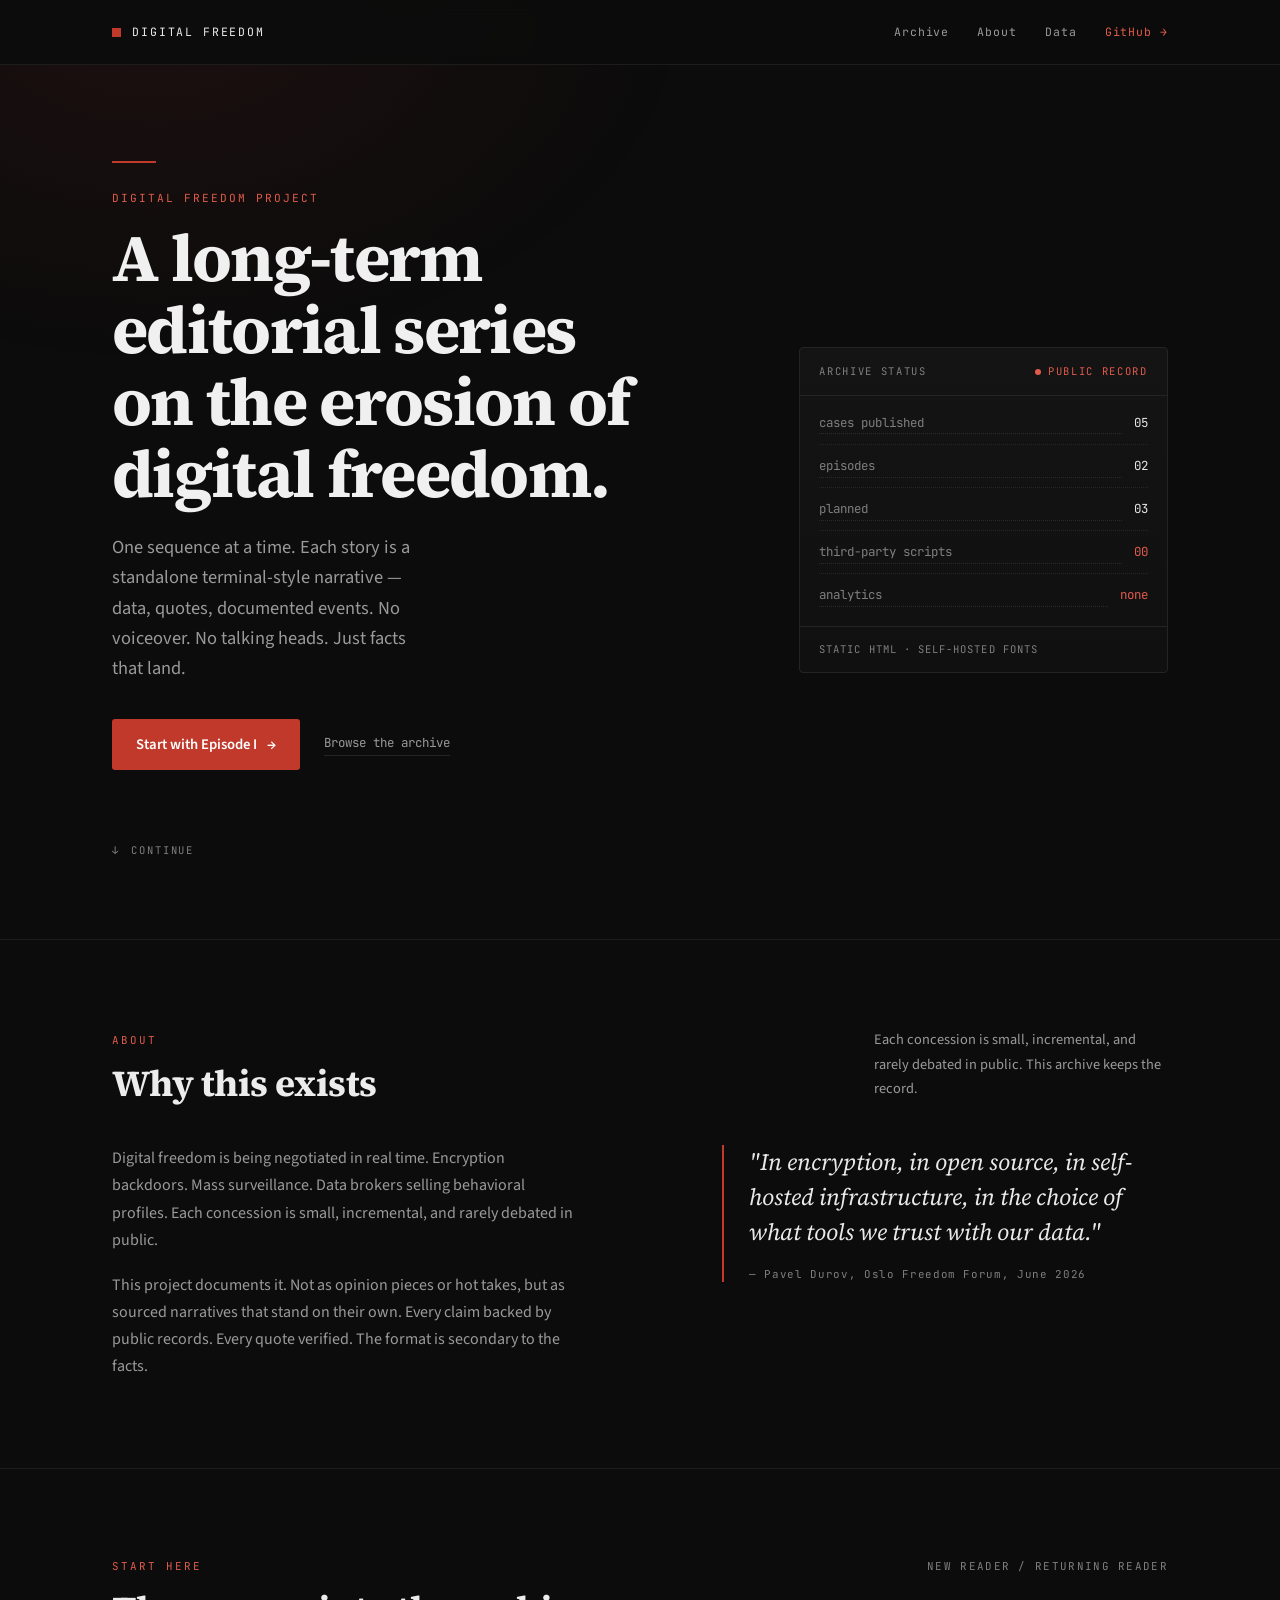
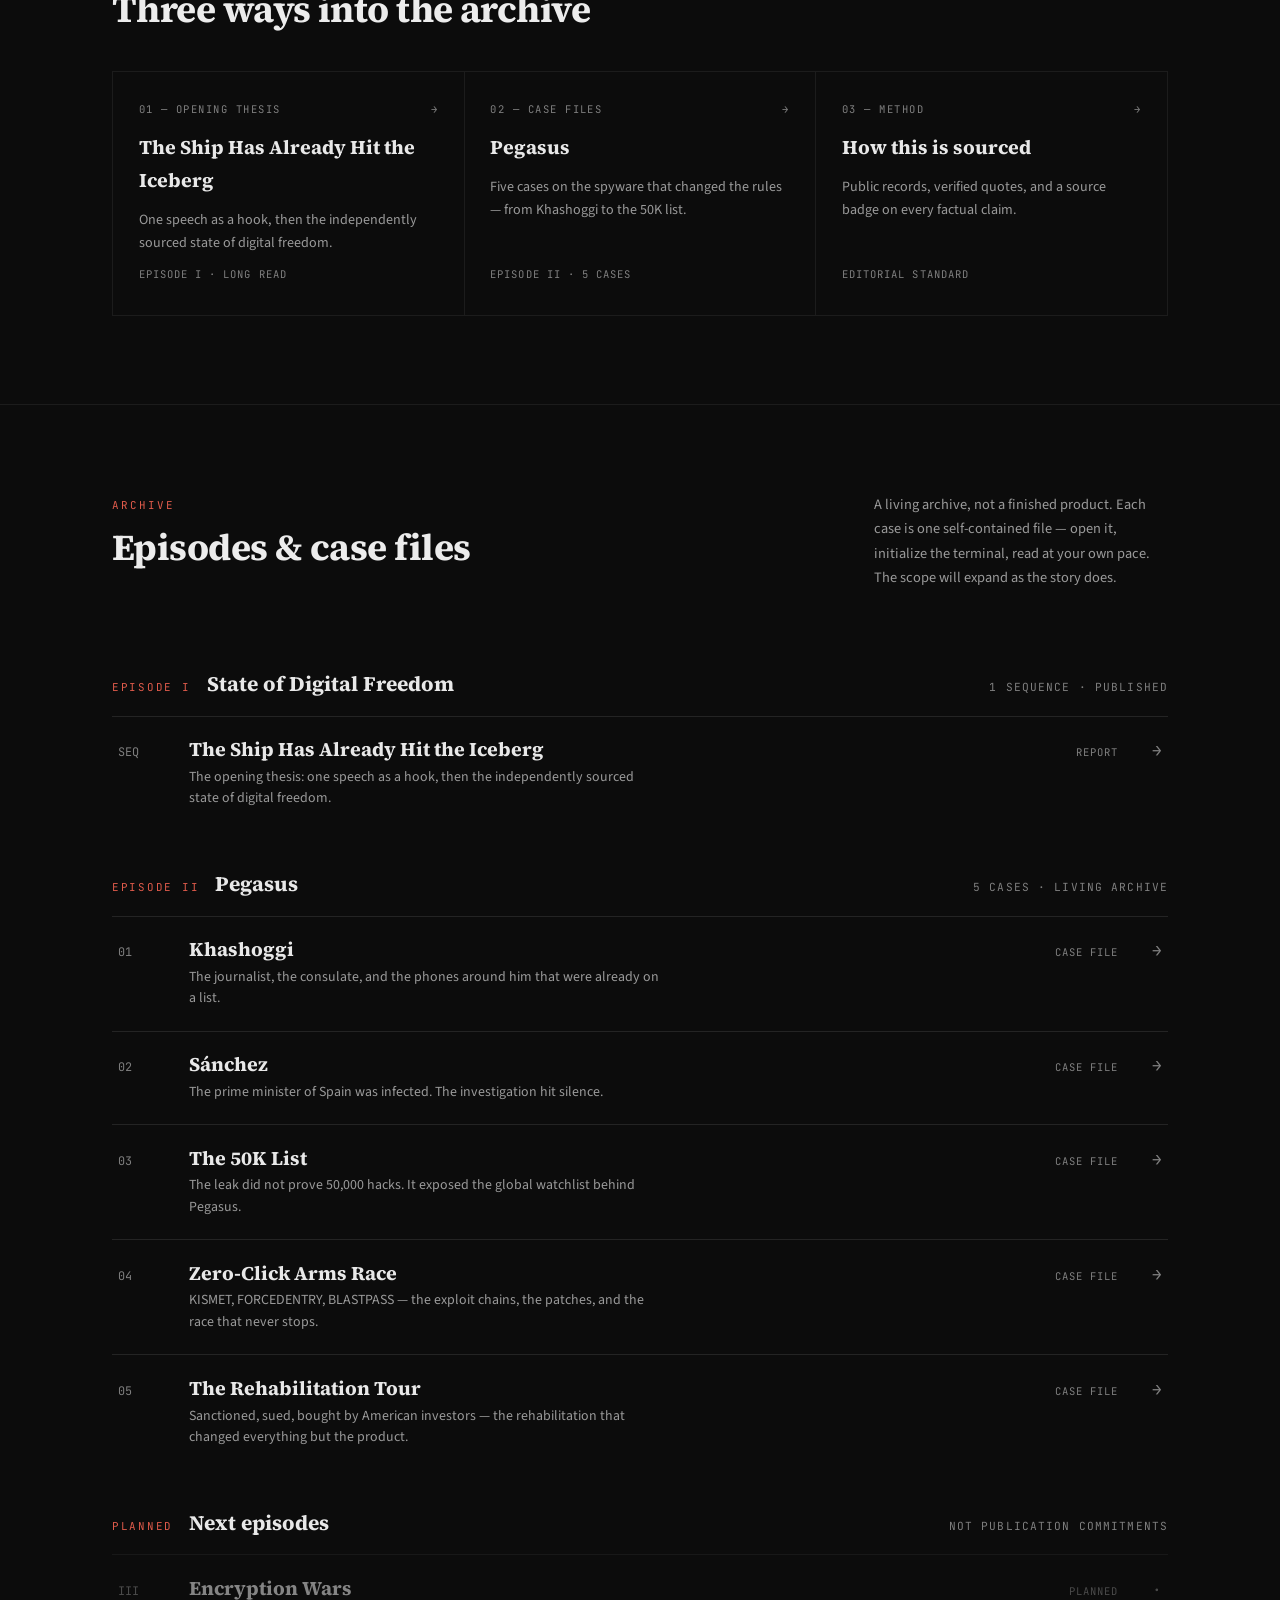
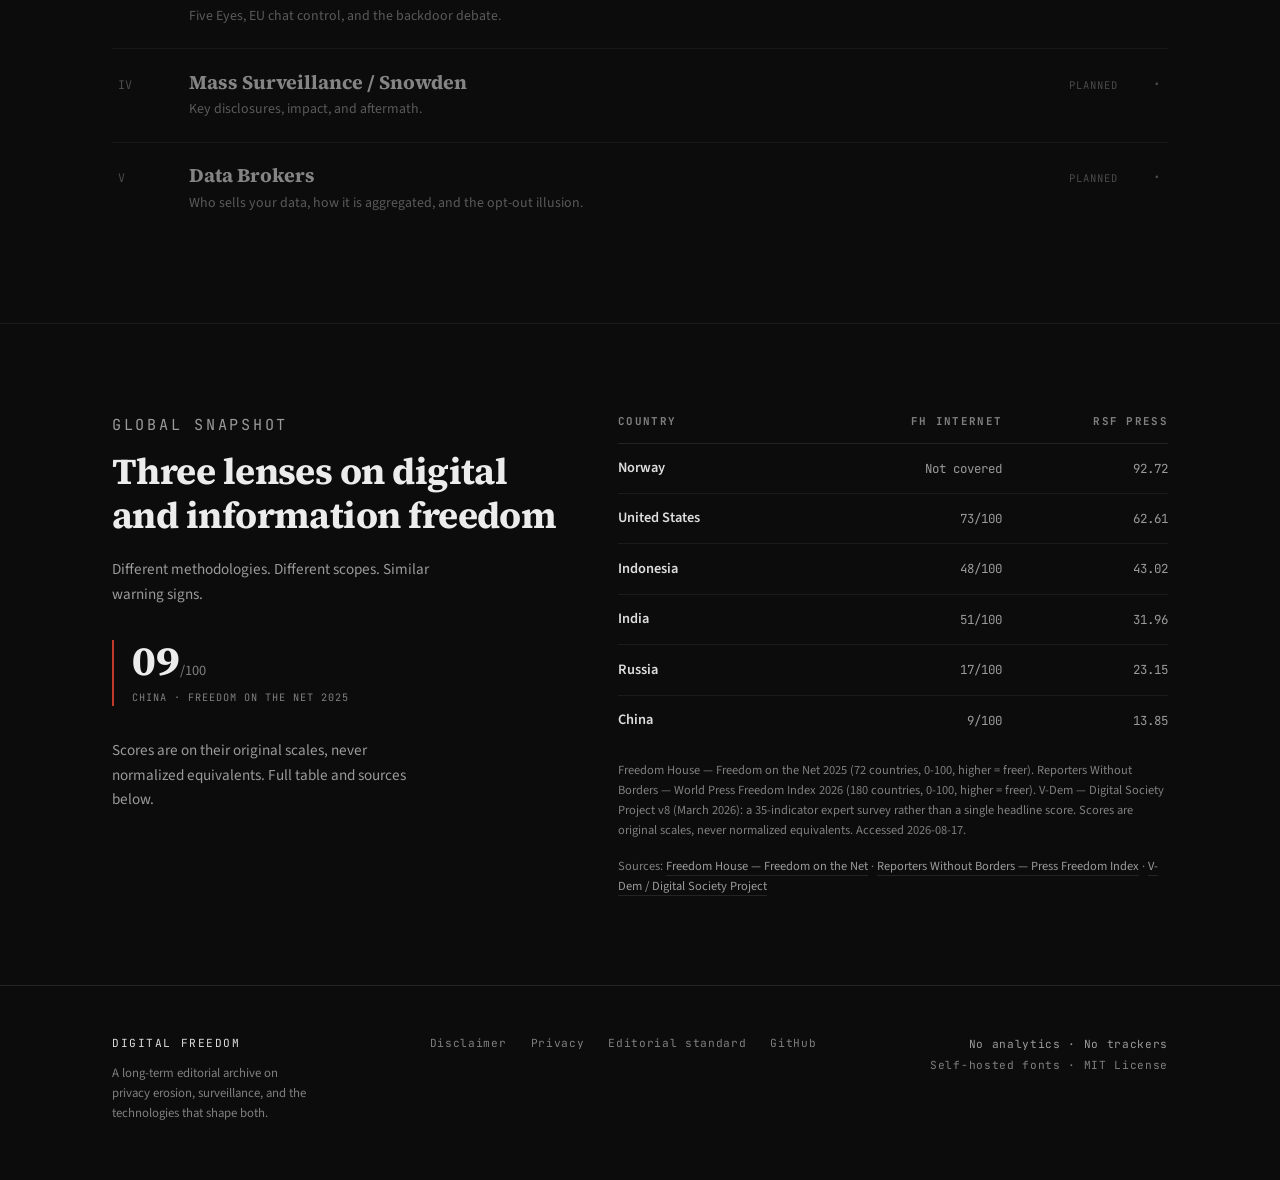
<file: index.html>
<!DOCTYPE html>
<html lang="en">
<head>
<meta charset="UTF-8">
<meta name="viewport" content="width=device-width, initial-scale=1.0">
<title>Digital Freedom</title>
<meta name="description" content="Editorial archive documenting digital freedom, privacy erosion, surveillance, and spyware through terminal-style narratives and sourced reporting.">
<meta name="theme-color" content="#0c0c0c">
<meta name="robots" content="index,follow">
<link rel="canonical" href="https://srmdn.github.io/digital-freedom/">
<meta property="og:type" content="website">
<meta property="og:site_name" content="Digital Freedom">
<meta property="og:title" content="Digital Freedom">
<meta property="og:description" content="Editorial archive documenting digital freedom, privacy erosion, surveillance, and spyware through terminal-style narratives and sourced reporting.">
<meta property="og:url" content="https://srmdn.github.io/digital-freedom/">
<meta property="og:image" content="https://srmdn.github.io/digital-freedom/assets/og/homepage.png">
<meta property="og:image:type" content="image/png">
<meta property="og:image:width" content="1200">
<meta property="og:image:height" content="630">
<meta property="og:image:alt" content="Dark editorial card reading: The erosion of digital freedom, documented one case at a time. Five case files, no trackers, no analytics.">
<meta name="twitter:card" content="summary_large_image">
<meta name="twitter:title" content="Digital Freedom">
<meta name="twitter:description" content="Editorial archive documenting digital freedom, privacy erosion, surveillance, and spyware through terminal-style narratives and sourced reporting.">
<meta name="twitter:image" content="https://srmdn.github.io/digital-freedom/assets/og/homepage.png">
<meta name="twitter:image:alt" content="Dark editorial card reading: The erosion of digital freedom, documented one case at a time. Five case files, no trackers, no analytics.">
<link rel="icon" href="favicon.svg" type="image/svg+xml">
<link rel="stylesheet" href="assets/fonts.css">
<style>
  *, *::before, *::after { margin: 0; padding: 0; box-sizing: border-box; }

  :root {
    --bg: #0c0c0c;
    --surface: #121212;
    --surface-2: #161616;
    --line: #242424;
    --line-soft: #1c1c1c;
    --text: #d8d8d8;
    --text-dim: #9a9a9a;
    --text-muted: #7f7f7f;
    --accent: #c0392b;
    --accent-text: #e05b4b;
    --mono: 'JetBrains Mono', 'Courier New', monospace;
    --serif: 'Source Serif 4', Georgia, serif;
    --sans: 'Source Sans 3', -apple-system, sans-serif;
  }

  html { scroll-behavior: smooth; }

  body {
    background: var(--bg);
    color: var(--text);
    font-family: var(--sans);
    font-size: 16px;
    line-height: 1.7;
    -webkit-font-smoothing: antialiased;
  }

  body::before {
    content: "";
    position: fixed;
    inset: 0 0 auto 0;
    height: 520px;
    pointer-events: none;
    background: radial-gradient(60% 100% at 12% 0%, rgba(192, 57, 43, 0.09), transparent 70%);
    z-index: 0;
  }

  a { color: var(--text); text-decoration: none; }
  a:focus-visible {
    outline: 2px solid var(--accent-text);
    outline-offset: 4px;
    border-radius: 2px;
  }

  .skip-link {
    position: absolute; left: 1rem; top: 1rem;
    transform: translateY(-200%);
    padding: 0.65rem 0.9rem;
    background: var(--accent); color: #fff;
    font-family: var(--mono); font-size: 0.8rem;
    z-index: 100; border-radius: 3px;
  }
  .skip-link:focus { transform: translateY(0); }

  .sr-only {
    position: absolute; width: 1px; height: 1px;
    padding: 0; margin: -1px; overflow: hidden;
    clip: rect(0, 0, 0, 0); white-space: nowrap; border: 0;
  }

  .wrap { max-width: 1120px; margin: 0 auto; padding: 0 2rem; position: relative; z-index: 1; }

  /* ── Top bar ───────────────────────────────────────────── */
  .topbar {
    position: sticky; top: 0; z-index: 50;
    border-bottom: 1px solid var(--line-soft);
    background: rgba(12, 12, 12, 0.92);
    backdrop-filter: blur(8px);
  }
  .topbar-inner {
    display: flex; align-items: center; justify-content: space-between;
    gap: 2rem; height: 64px;
  }
  .wordmark {
    display: flex; align-items: center; gap: 0.7rem;
    font-family: var(--mono); font-size: 0.72rem;
    letter-spacing: 0.16em; text-transform: uppercase;
    color: #ebebeb;
  }
  .wordmark::before {
    content: ""; width: 9px; height: 9px; background: var(--accent);
    display: inline-block; flex-shrink: 0;
  }
  .nav { display: flex; align-items: center; gap: 1.75rem; }
  .nav a {
    font-family: var(--mono); font-size: 0.72rem;
    letter-spacing: 0.08em; color: var(--text-dim);
    transition: color 0.15s;
  }
  .nav a:hover { color: #fff; }
  .nav .nav-cta { color: var(--accent-text); }

  /* ── Hero ──────────────────────────────────────────────── */
  .hero { padding: 6rem 0 5rem; min-height: 74vh; display: flex; align-items: center; }
  .hero-grid {
    display: grid; grid-template-columns: 1.25fr 0.75fr;
    gap: 4.5rem; align-items: center; width: 100%;
  }
  .rule { width: 44px; height: 2px; background: var(--accent); margin-bottom: 1.6rem; }
  .eyebrow {
    font-family: var(--mono); font-size: 0.7rem; letter-spacing: 0.18em;
    text-transform: uppercase; color: var(--accent-text); margin-bottom: 0.9rem;
  }
  h1 {
    font-family: var(--serif); font-size: clamp(2.6rem, 5.2vw, 4.4rem);
    font-weight: 700; line-height: 1.08; letter-spacing: -0.025em;
    color: #f0f0f0; margin-bottom: 1.4rem; text-wrap: balance;
  }
  .hero-lead {
    font-size: 1.15rem; line-height: 1.65; color: var(--text-dim);
    max-width: 34ch; margin-bottom: 2.2rem;
  }
  .cta-row { display: flex; align-items: center; gap: 1.5rem; flex-wrap: wrap; }
  .btn {
    display: inline-flex; align-items: center; gap: 0.6rem;
    padding: 0.8rem 1.5rem; background: var(--accent); color: #fff;
    font-family: var(--sans); font-size: 0.92rem; font-weight: 600;
    border-radius: 3px; transition: background 0.15s;
  }
  .btn:hover { background: #d9483a; }
  .link-quiet {
    font-family: var(--mono); font-size: 0.78rem; color: var(--text-dim);
    border-bottom: 1px solid var(--line); padding-bottom: 2px;
  }
  .link-quiet:hover { color: #fff; border-color: var(--text-dim); }

  .status {
    border: 1px solid var(--line);
    background: linear-gradient(180deg, #141414, #101010);
    border-radius: 4px; overflow: hidden;
  }
  .status-head {
    display: flex; align-items: center; justify-content: space-between;
    padding: 0.9rem 1.2rem; border-bottom: 1px solid var(--line);
    font-family: var(--mono); font-size: 0.66rem;
    letter-spacing: 0.16em; text-transform: uppercase; color: var(--text-muted);
  }
  .status-head .live { display: flex; align-items: center; gap: 0.45rem; color: var(--accent-text); }
  .status-head .live::before {
    content: ""; width: 6px; height: 6px; border-radius: 50%;
    background: var(--accent-text);
  }
  .status-body { padding: 0.4rem 1.2rem 0.6rem; }
  .status-row {
    display: flex; align-items: baseline; gap: 0.75rem;
    padding: 0.62rem 0; border-bottom: 1px dotted #262626;
    font-family: var(--mono); font-size: 0.78rem;
  }
  .status-row:last-child { border-bottom: none; }
  .status-row dt {
    flex: 1; color: var(--text-muted);
    border-bottom: 1px dotted #2b2b2b;
  }
  .status-row dd { color: #e6e6e6; }
  .status-row dd.zero { color: var(--accent-text); }
  .status-foot {
    padding: 0.85rem 1.2rem; border-top: 1px solid var(--line);
    font-family: var(--mono); font-size: 0.66rem;
    letter-spacing: 0.1em; text-transform: uppercase; color: var(--text-muted);
  }

  .scroll-cue {
    margin-top: 4.5rem; display: flex; align-items: center; gap: 0.7rem;
    font-family: var(--mono); font-size: 0.66rem;
    letter-spacing: 0.18em; text-transform: uppercase; color: var(--text-muted);
  }
  .scroll-cue span { display: inline-block; animation: nudge 2.4s ease-in-out infinite; }
  @keyframes nudge { 0%, 100% { transform: translateY(0); } 50% { transform: translateY(4px); } }

  /* ── Section shell ─────────────────────────────────────── */
  section { padding: 5.5rem 0; border-top: 1px solid var(--line-soft); scroll-margin-top: 80px; }
  .sec-head { display: flex; align-items: baseline; justify-content: space-between; gap: 2rem; margin-bottom: 2.5rem; }
  .sec-label {
    font-family: var(--mono); font-size: 0.68rem; letter-spacing: 0.18em;
    text-transform: uppercase; color: var(--accent-text); margin-bottom: 0.7rem;
  }
  h2 {
    font-family: var(--serif); font-size: clamp(1.7rem, 3vw, 2.3rem);
    font-weight: 700; line-height: 1.2; letter-spacing: -0.015em; color: #ececec;
  }
  .sec-note { font-size: 0.9rem; color: var(--text-dim); max-width: 42ch; }
  .sec-head .meta {
    font-family: var(--mono); font-size: 0.68rem; letter-spacing: 0.12em;
    text-transform: uppercase; color: var(--text-muted); white-space: nowrap;
  }

  /* ── About + quote ─────────────────────────────────────── */
  .about-grid { display: grid; grid-template-columns: 1.1fr 0.9fr; gap: 4rem; align-items: start; }
  .about-copy p { font-size: 1rem; color: var(--text-dim); max-width: 58ch; }
  .about-copy p + p { margin-top: 1.1rem; }
  .pull {
    border-left: 2px solid var(--accent); padding-left: 1.6rem;
    font-family: var(--serif); font-style: italic;
    font-size: clamp(1.15rem, 2vw, 1.45rem); line-height: 1.5;
    color: #e8e8e8;
  }
  .pull cite {
    display: block; margin-top: 1rem;
    font-family: var(--mono); font-style: normal;
    font-size: 0.68rem; letter-spacing: 0.06em;
    text-transform: none; color: var(--text-muted);
  }

  /* ── Start here ────────────────────────────────────────── */
  .paths {
    display: grid; grid-template-columns: repeat(3, 1fr); gap: 1px;
    background: var(--line-soft); border: 1px solid var(--line-soft);
  }
  .path {
    background: var(--bg); padding: 1.8rem 1.6rem 1.9rem;
    display: flex; flex-direction: column; gap: 0.75rem;
    transition: background 0.15s;
  }
  .path:hover { background: var(--surface); }
  .path-num {
    font-family: var(--mono); font-size: 0.66rem; letter-spacing: 0.14em;
    text-transform: uppercase; color: var(--text-muted);
    display: flex; justify-content: space-between;
  }
  .path:hover .path-num .arrow { color: var(--accent-text); }
  .path h3 { font-family: var(--serif); font-size: 1.22rem; font-weight: 700; color: #e8e8e8; }
  .path p { font-size: 0.88rem; line-height: 1.6; color: var(--text-dim); flex: 1; }
  .path .tag { font-family: var(--mono); font-size: 0.66rem; letter-spacing: 0.1em; text-transform: uppercase; color: var(--text-muted); }

  /* ── Archive rows ──────────────────────────────────────── */
  .episode-head {
    display: flex; align-items: baseline; gap: 1rem;
    padding: 2.2rem 0 0.9rem; flex-wrap: wrap;
  }
  .ep-num {
    font-family: var(--mono); font-size: 0.68rem; letter-spacing: 0.16em;
    text-transform: uppercase; color: var(--accent-text); white-space: nowrap;
  }
  .ep-title { font-family: var(--serif); font-size: 1.3rem; font-weight: 700; color: #e8e8e8; }
  .ep-meta {
    margin-left: auto; font-family: var(--mono); font-size: 0.7rem;
    letter-spacing: 0.1em; text-transform: uppercase; color: var(--text-muted);
  }

  .case {
    display: grid; grid-template-columns: 3.2rem 1fr auto 1.5rem;
    gap: 1.2rem; align-items: baseline;
    padding: 1.3rem 0.4rem; border-top: 1px solid var(--line);
    transition: background 0.15s, box-shadow 0.15s;
  }
  .case:hover { background: var(--surface); box-shadow: inset 2px 0 0 var(--accent); }
  .case-num { font-family: var(--mono); font-size: 0.74rem; color: var(--text-muted); }
  .case-main { min-width: 0; display: block; }
  .case-title {
    display: block; font-family: var(--serif); font-size: 1.22rem;
    font-weight: 700; line-height: 1.3; color: #e8e8e8; margin-bottom: 0.25rem;
  }
  .case:hover .case-title { color: #fff; }
  .case-desc { display: block; font-size: 0.87rem; line-height: 1.55; color: var(--text-dim); max-width: 68ch; }
  .case-meta {
    font-family: var(--mono); font-size: 0.66rem; letter-spacing: 0.1em;
    text-transform: uppercase; color: var(--text-muted); white-space: nowrap;
  }
  .case-arrow { font-family: var(--mono); color: var(--text-muted); justify-self: end; }
  .case:hover .case-arrow { color: var(--accent-text); }
  .case.is-planned { opacity: 0.55; }
  .case.is-planned:hover { background: transparent; box-shadow: none; }

  /* ── Snapshot ──────────────────────────────────────────── */
  .snapshot-grid { display: grid; grid-template-columns: 0.9fr 1.1fr; gap: 3.5rem; align-items: start; }
  .snapshot-copy p { font-size: 0.95rem; color: var(--text-dim); max-width: 40ch; }
  .snapshot-copy p + p { margin-top: 0.9rem; }
  .stats { margin-top: 2rem; border-left: 2px solid var(--accent); padding-left: 1.1rem; }
  .stat .n { font-family: var(--serif); font-size: 2.6rem; font-weight: 700; color: #ececec; line-height: 1; }
  .stat .n small { font-family: var(--sans); font-size: 0.9rem; color: var(--text-muted); font-weight: 400; }
  .stat .l { font-family: var(--mono); font-size: 0.64rem; letter-spacing: 0.1em; text-transform: uppercase; color: var(--text-muted); margin-top: 0.45rem; }

  .snapshot-table { width: 100%; border-collapse: collapse; font-size: 0.86rem; }
  .snapshot-table thead th {
    font-family: var(--mono); font-size: 0.68rem; letter-spacing: 0.12em;
    text-transform: uppercase; color: var(--text-muted); text-align: right;
    padding: 0 0 0.75rem; border-bottom: 1px solid var(--line);
  }
  .snapshot-table thead th:first-child { text-align: left; }
  .snapshot-table tbody th,
  .snapshot-table tbody td { padding: 0.78rem 0; border-bottom: 1px solid var(--line-soft); }
  .snapshot-table tbody th { font-weight: 600; text-align: left; color: #dedede; font-size: 0.9rem; }
  .snapshot-table tbody td { text-align: right; font-family: var(--mono); font-size: 0.78rem; color: var(--text-dim); }
  .snapshot-table tbody tr:last-child th,
  .snapshot-table tbody tr:last-child td { border-bottom: none; }
  .g { color: #4aa96c; } .y { color: #d9a441; } .r { color: var(--accent-text); }
  .table-note { margin-top: 1rem; font-size: 0.78rem; line-height: 1.6; color: var(--text-muted); }
  .table-note a { color: var(--text-dim); border-bottom: 1px solid var(--line); }
  .table-note a:hover { color: #fff; }

  /* ── Footer ────────────────────────────────────────────── */
  footer { border-top: 1px solid var(--line); padding: 3rem 0 3.5rem; }
  .foot-grid { display: flex; justify-content: space-between; gap: 2rem; flex-wrap: wrap; align-items: flex-start; }
  .foot-brand { font-family: var(--mono); font-size: 0.7rem; letter-spacing: 0.14em; text-transform: uppercase; color: #dedede; }
  .foot-brand p {
    margin-top: 0.6rem; font-family: var(--sans); font-size: 0.8rem;
    letter-spacing: 0; text-transform: none; color: var(--text-muted);
    max-width: 34ch; line-height: 1.6;
  }
  .foot-links { display: flex; gap: 1.5rem; flex-wrap: wrap; }
  .foot-links a, .foot-note { font-family: var(--mono); font-size: 0.7rem; letter-spacing: 0.06em; color: var(--text-muted); }
  .foot-links a:hover { color: #fff; }
  .foot-note { line-height: 1.9; text-align: right; }
  .foot-note strong { color: var(--text-dim); font-weight: 400; }

  /* ── Responsive ────────────────────────────────────────── */
  @media (max-width: 900px) {
    .hero { padding: 4rem 0 3.5rem; min-height: 0; }
    .hero-grid { grid-template-columns: 1fr; gap: 2.5rem; }
    .hero-lead { max-width: 52ch; }
    .scroll-cue { margin-top: 2.5rem; }
    .paths { grid-template-columns: 1fr; }
    .about-grid { grid-template-columns: 1fr; gap: 2.5rem; }
    .snapshot-grid { grid-template-columns: 1fr; gap: 2rem; }
    .sec-head { flex-direction: column; gap: 0.6rem; }
    .sec-head .meta { display: none; }
  }

  @media (max-width: 620px) {
    .wrap { padding: 0 1.25rem; }
    .nav { gap: 1.1rem; }
    .nav a:not(.nav-cta):not([href="#archive"]) { display: none; }
    .hero { padding-top: 3rem; }
    section { padding: 3.5rem 0; }
    .case { grid-template-columns: 2rem 1fr 1rem; gap: 0.8rem; }
    .case-meta { display: none; }
    .ep-meta { margin-left: 0; flex-basis: 100%; }
    .foot-note { text-align: left; }

    .snapshot-table thead { display: none; }
    .snapshot-table tbody tr {
      display: grid; grid-template-columns: 1fr auto auto;
      gap: 0.4rem 1rem; align-items: end;
      padding: 0.9rem 0; border-bottom: 1px solid var(--line-soft);
    }
    .snapshot-table tbody th,
    .snapshot-table tbody td { border: none; padding: 0; }
    .snapshot-table tbody th { grid-column: 1; font-size: 0.95rem; }
    .snapshot-table tbody td { font-size: 0.78rem; }
    .snapshot-table tbody td::before {
      content: attr(data-label); display: block;
      font-size: 0.6rem; letter-spacing: 0.1em;
      color: var(--text-muted); margin-bottom: 0.15rem;
    }
  }

  @media (prefers-reduced-motion: reduce) {
    html { scroll-behavior: auto; }
    *, *::before, *::after {
      animation-duration: 0.001ms !important;
      animation-iteration-count: 1 !important;
      transition-duration: 0.001ms !important;
      scroll-behavior: auto !important;
    }
  }
</style>
</head>
<body>

<a href="#main" class="skip-link">Skip to content</a>

<div class="topbar">
  <div class="wrap topbar-inner">
    <a class="wordmark" href="index.html">Digital Freedom</a>
    <nav class="nav" aria-label="Primary">
      <a href="#archive">Archive</a>
      <a href="#about">About</a>
      <a href="#snapshot">Data</a>
      <a class="nav-cta" href="https://github.com/srmdn/digital-freedom">GitHub →</a>
    </nav>
  </div>
</div>

<main id="main">

  <header class="hero">
    <div class="wrap">
      <div class="hero-grid">
        <div>
          <div class="rule" aria-hidden="true"></div>
          <p class="eyebrow">Digital Freedom Project</p>
          <h1>A long-term editorial series on the erosion of digital freedom.</h1>
          <p class="hero-lead">One sequence at a time. Each story is a standalone terminal-style narrative — data, quotes, documented events. No voiceover. No talking heads. Just facts that land.</p>
          <div class="cta-row">
            <a href="sequences/freedom-report.html" class="btn">Start with Episode I <span aria-hidden="true">→</span></a>
            <a href="#archive" class="link-quiet">Browse the archive</a>
          </div>
          <div class="scroll-cue"><span aria-hidden="true">↓</span> Continue</div>
        </div>

        <aside class="status" aria-label="Archive status">
          <div class="status-head">
            <span>Archive status</span>
            <span class="live">Public record</span>
          </div>
          <dl class="status-body">
            <div class="status-row"><dt>cases published</dt><dd>05</dd></div>
            <div class="status-row"><dt>episodes</dt><dd>02</dd></div>
            <div class="status-row"><dt>planned</dt><dd>03</dd></div>
            <div class="status-row"><dt>third-party scripts</dt><dd class="zero">00</dd></div>
            <div class="status-row"><dt>analytics</dt><dd class="zero">none</dd></div>
          </dl>
          <div class="status-foot">Static HTML · self-hosted fonts</div>
        </aside>
      </div>
    </div>
  </header>

  <section id="about">
    <div class="wrap">
      <div class="sec-head">
        <div>
          <p class="sec-label">About</p>
          <h2>Why this exists</h2>
        </div>
        <p class="sec-note">Each concession is small, incremental, and rarely debated in public. This archive keeps the record.</p>
      </div>
      <div class="about-grid">
        <div class="about-copy">
          <p>Digital freedom is being negotiated in real time. Encryption backdoors. Mass surveillance. Data brokers selling behavioral profiles. Each concession is small, incremental, and rarely debated in public.</p>
          <p>This project documents it. Not as opinion pieces or hot takes, but as sourced narratives that stand on their own. Every claim backed by public records. Every quote verified. The format is secondary to the facts.</p>
        </div>
        <blockquote class="pull">
          "In encryption, in open source, in self-hosted infrastructure, in the choice of what tools we trust with our data."
          <cite>— Pavel Durov, Oslo Freedom Forum, June 2026</cite>
        </blockquote>
      </div>
    </div>
  </section>

  <section id="start">
    <div class="wrap">
      <div class="sec-head">
        <div>
          <p class="sec-label">Start here</p>
          <h2>Three ways into the archive</h2>
        </div>
        <span class="meta">New reader / returning reader</span>
      </div>
      <div class="paths">
        <a class="path" href="sequences/freedom-report.html">
          <span class="path-num"><span>01 — Opening thesis</span><span class="arrow" aria-hidden="true">→</span></span>
          <h3>The Ship Has Already Hit the Iceberg</h3>
          <p>One speech as a hook, then the independently sourced state of digital freedom.</p>
          <span class="tag">Episode I · long read</span>
        </a>
        <a class="path" href="#archive">
          <span class="path-num"><span>02 — Case files</span><span class="arrow" aria-hidden="true">→</span></span>
          <h3>Pegasus</h3>
          <p>Five cases on the spyware that changed the rules — from Khashoggi to the 50K list.</p>
          <span class="tag">Episode II · 5 cases</span>
        </a>
        <a class="path" href="https://github.com/srmdn/digital-freedom/blob/master/EDITORIAL.md" target="_blank" rel="noopener noreferrer">
          <span class="path-num"><span>03 — Method</span><span class="arrow" aria-hidden="true">→</span></span>
          <h3>How this is sourced</h3>
          <p>Public records, verified quotes, and a source badge on every factual claim.</p>
          <span class="tag">Editorial standard</span>
        </a>
      </div>
    </div>
  </section>

  <section id="archive">
    <div class="wrap">
      <div class="sec-head">
        <div>
          <p class="sec-label">Archive</p>
          <h2>Episodes &amp; case files</h2>
        </div>
        <p class="sec-note">A living archive, not a finished product. Each case is one self-contained file — open it, initialize the terminal, read at your own pace. The scope will expand as the story does.</p>
      </div>

      <div class="episode-head">
        <span class="ep-num">Episode I</span>
        <h3 class="ep-title">State of Digital Freedom</h3>
        <span class="ep-meta">1 sequence · published</span>
      </div>
      <a class="case" href="sequences/freedom-report.html">
        <span class="case-num">SEQ</span>
        <span class="case-main">
          <h4 class="case-title">The Ship Has Already Hit the Iceberg</h4>
          <span class="case-desc">The opening thesis: one speech as a hook, then the independently sourced state of digital freedom.</span>
        </span>
        <span class="case-meta">Report</span>
        <span class="case-arrow" aria-hidden="true">→</span>
      </a>

      <div class="episode-head">
        <span class="ep-num">Episode II</span>
        <h3 class="ep-title">Pegasus</h3>
        <span class="ep-meta">5 cases · living archive</span>
      </div>
      <a class="case" href="sequences/pegasus-01-khashoggi.html">
        <span class="case-num">01</span>
        <span class="case-main">
          <h4 class="case-title">Khashoggi</h4>
          <span class="case-desc">The journalist, the consulate, and the phones around him that were already on a list.</span>
        </span>
        <span class="case-meta">Case file</span>
        <span class="case-arrow" aria-hidden="true">→</span>
      </a>
      <a class="case" href="sequences/pegasus-02-sanchez.html">
        <span class="case-num">02</span>
        <span class="case-main">
          <h4 class="case-title">Sánchez</h4>
          <span class="case-desc">The prime minister of Spain was infected. The investigation hit silence.</span>
        </span>
        <span class="case-meta">Case file</span>
        <span class="case-arrow" aria-hidden="true">→</span>
      </a>
      <a class="case" href="sequences/pegasus-03-50k-list.html">
        <span class="case-num">03</span>
        <span class="case-main">
          <h4 class="case-title">The 50K List</h4>
          <span class="case-desc">The leak did not prove 50,000 hacks. It exposed the global watchlist behind Pegasus.</span>
        </span>
        <span class="case-meta">Case file</span>
        <span class="case-arrow" aria-hidden="true">→</span>
      </a>
      <a class="case" href="sequences/pegasus-04-zero-click.html">
        <span class="case-num">04</span>
        <span class="case-main">
          <h4 class="case-title">Zero-Click Arms Race</h4>
          <span class="case-desc">KISMET, FORCEDENTRY, BLASTPASS — the exploit chains, the patches, and the race that never stops.</span>
        </span>
        <span class="case-meta">Case file</span>
        <span class="case-arrow" aria-hidden="true">→</span>
      </a>
      <a class="case" href="sequences/pegasus-05-rehabilitation.html">
        <span class="case-num">05</span>
        <span class="case-main">
          <h4 class="case-title">The Rehabilitation Tour</h4>
          <span class="case-desc">Sanctioned, sued, bought by American investors — the rehabilitation that changed everything but the product.</span>
        </span>
        <span class="case-meta">Case file</span>
        <span class="case-arrow" aria-hidden="true">→</span>
      </a>

      <div class="episode-head">
        <span class="ep-num">Planned</span>
        <h3 class="ep-title">Next episodes</h3>
        <span class="ep-meta">Not publication commitments</span>
      </div>
      <div class="case is-planned">
        <span class="case-num">III</span>
        <span class="case-main">
          <h4 class="case-title">Encryption Wars</h4>
          <span class="case-desc">Five Eyes, EU chat control, and the backdoor debate.</span>
        </span>
        <span class="case-meta">Planned</span>
        <span class="case-arrow" aria-hidden="true">·</span>
      </div>
      <div class="case is-planned">
        <span class="case-num">IV</span>
        <span class="case-main">
          <h4 class="case-title">Mass Surveillance / Snowden</h4>
          <span class="case-desc">Key disclosures, impact, and aftermath.</span>
        </span>
        <span class="case-meta">Planned</span>
        <span class="case-arrow" aria-hidden="true">·</span>
      </div>
      <div class="case is-planned">
        <span class="case-num">V</span>
        <span class="case-main">
          <h4 class="case-title">Data Brokers</h4>
          <span class="case-desc">Who sells your data, how it is aggregated, and the opt-out illusion.</span>
        </span>
        <span class="case-meta">Planned</span>
        <span class="case-arrow" aria-hidden="true">·</span>
      </div>
    </div>
  </section>

  <section id="snapshot">
    <div class="wrap">
      <div class="snapshot-grid">
        <div class="snapshot-copy">
          <p class="sec-label">Global snapshot</p>
          <h2>Three lenses on digital and information freedom</h2>
          <p style="margin-top:1.2rem;">Different methodologies. Different scopes. Similar warning signs.</p>
          <div class="stats">
            <div class="stat">
              <div class="n">09<small>/100</small></div>
              <div class="l">China · Freedom on the Net 2025</div>
            </div>
          </div>
          <p class="table-note" style="margin-top:2rem;">Scores are on their original scales, never normalized equivalents. Full table and sources below.</p>
        </div>

        <div>
          <table class="snapshot-table">
            <caption class="sr-only">Comparison of internet freedom scores from Freedom House Freedom on the Net 2025 and press freedom scores from Reporters Without Borders 2026 across six countries. Higher scores mean freer in both.</caption>
            <thead>
              <tr>
                <th scope="col">Country</th>
                <th scope="col">FH Internet</th>
                <th scope="col">RSF Press</th>
              </tr>
            </thead>
            <tbody>
              <tr>
                <th scope="row">Norway</th>
                <td data-label="FH Internet" class="g">Not covered</td>
                <td data-label="RSF Press" class="g">92.72</td>
              </tr>
              <tr>
                <th scope="row">United States</th>
                <td data-label="FH Internet" class="y">73/100</td>
                <td data-label="RSF Press" class="y">62.61</td>
              </tr>
              <tr>
                <th scope="row">Indonesia</th>
                <td data-label="FH Internet" class="y">48/100</td>
                <td data-label="RSF Press" class="y">43.02</td>
              </tr>
              <tr>
                <th scope="row">India</th>
                <td data-label="FH Internet" class="y">51/100</td>
                <td data-label="RSF Press" class="r">31.96</td>
              </tr>
              <tr>
                <th scope="row">Russia</th>
                <td data-label="FH Internet" class="r">17/100</td>
                <td data-label="RSF Press" class="r">23.15</td>
              </tr>
              <tr>
                <th scope="row">China</th>
                <td data-label="FH Internet" class="r">9/100</td>
                <td data-label="RSF Press" class="r">13.85</td>
              </tr>
            </tbody>
          </table>
          <p class="table-note">Freedom House — Freedom on the Net 2025 (72 countries, 0-100, higher = freer). Reporters Without Borders — World Press Freedom Index 2026 (180 countries, 0-100, higher = freer). V-Dem — Digital Society Project v8 (March 2026): a 35-indicator expert survey rather than a single headline score. Scores are original scales, never normalized equivalents. Accessed 2026-08-17.</p>
          <p class="table-note">Sources: <a href="https://freedomhouse.org/report/freedom-net" target="_blank" rel="noopener noreferrer">Freedom House — Freedom on the Net</a> · <a href="https://rsf.org/en/index" target="_blank" rel="noopener noreferrer">Reporters Without Borders — Press Freedom Index</a> · <a href="https://digitalsocietyproject.org/data/" target="_blank" rel="noopener noreferrer">V-Dem / Digital Society Project</a></p>
        </div>
      </div>
    </div>
  </section>

</main>

<footer>
  <div class="wrap foot-grid">
    <div class="foot-brand">
      Digital Freedom
      <p>A long-term editorial archive on privacy erosion, surveillance, and the technologies that shape both.</p>
    </div>
    <div class="foot-links">
      <a href="disclaimer.html">Disclaimer</a>
      <a href="privacy.html">Privacy</a>
      <a href="https://github.com/srmdn/digital-freedom/blob/master/EDITORIAL.md" target="_blank" rel="noopener noreferrer">Editorial standard</a>
      <a href="https://github.com/srmdn/digital-freedom">GitHub</a>
    </div>
    <p class="foot-note"><strong>No analytics · No trackers</strong><br>Self-hosted fonts · MIT License</p>
  </div>
</footer>

</body>
</html>
</file>
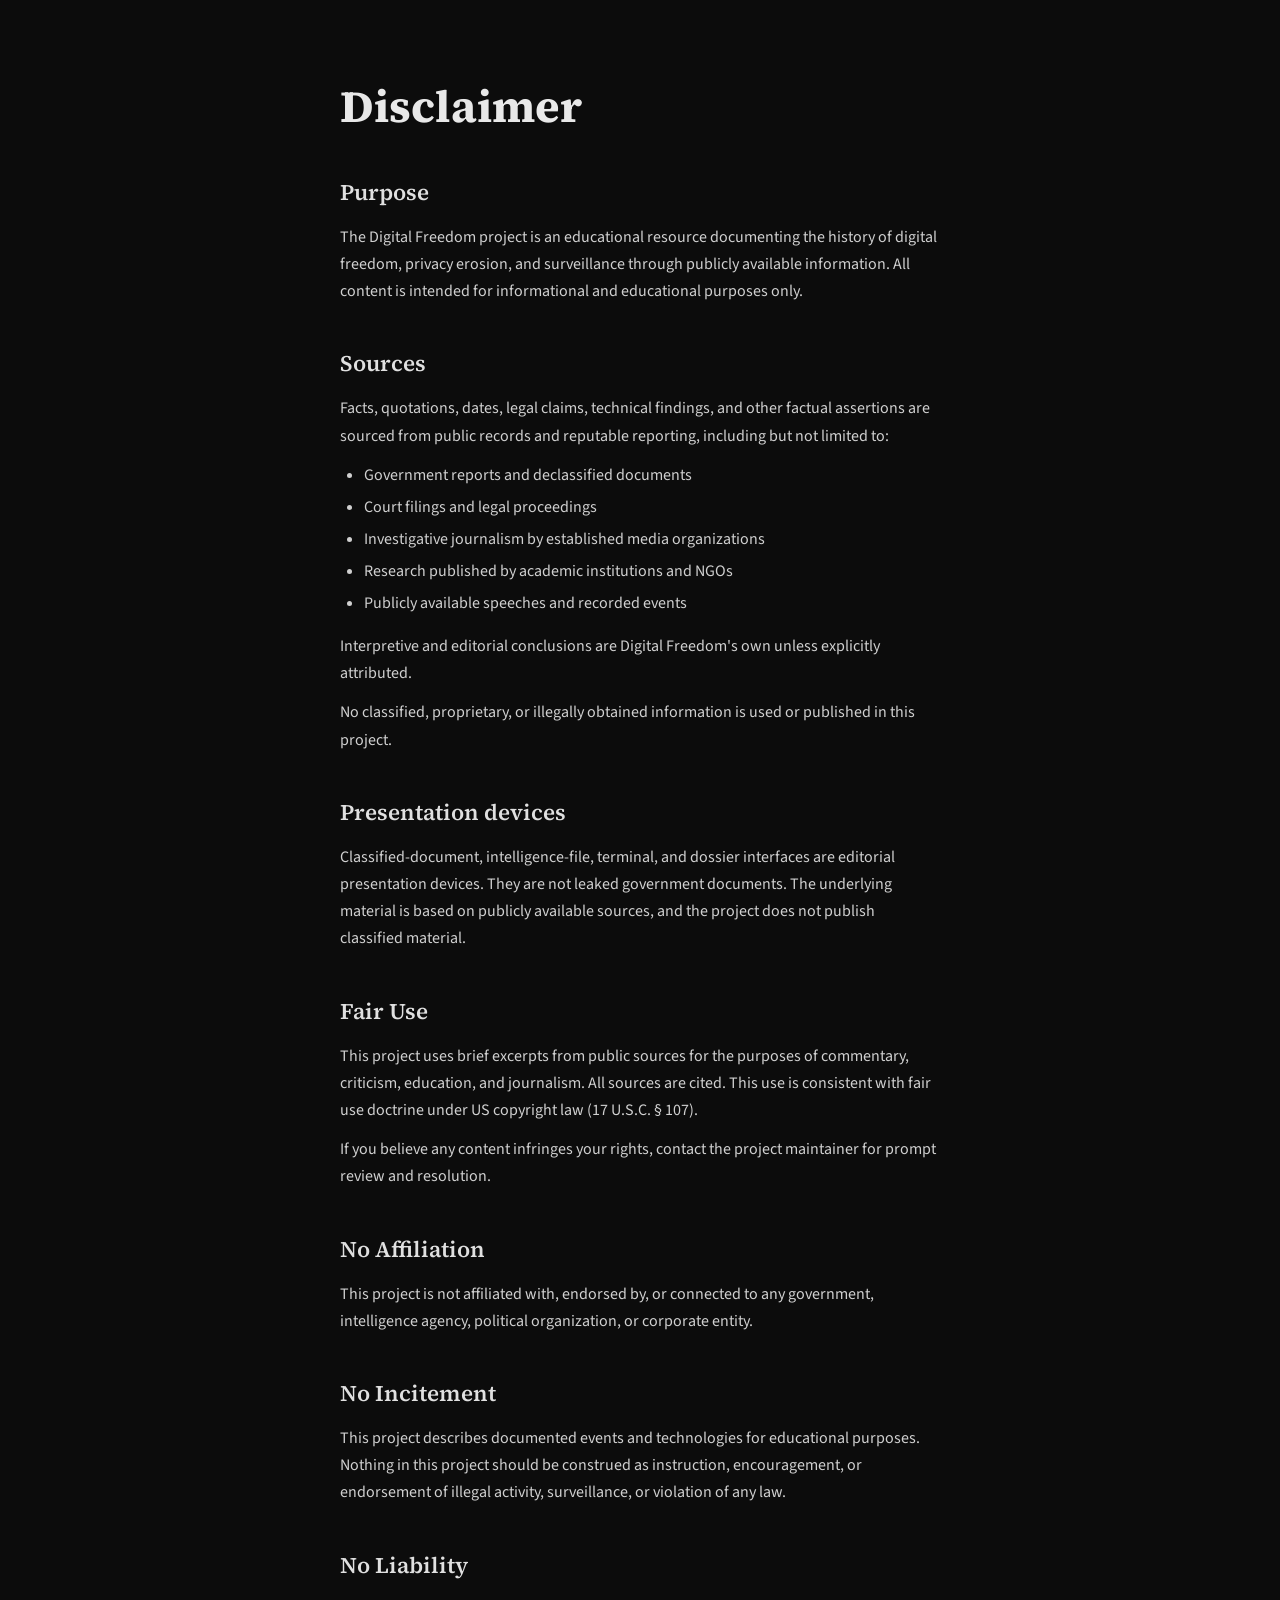
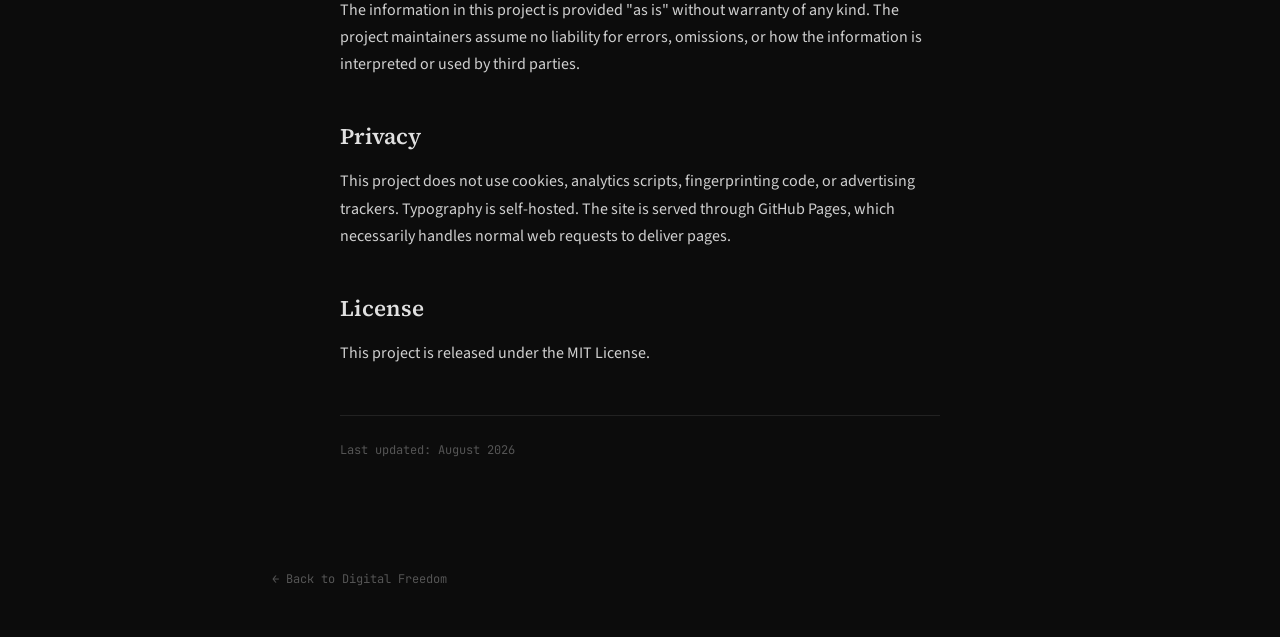
<file: disclaimer.html>
<!DOCTYPE html>
<html lang="en">
<head>
<meta charset="UTF-8">
<meta name="viewport" content="width=device-width, initial-scale=1.0">
<title>Disclaimer — Digital Freedom</title>
<meta name="description" content="Disclaimer for the Digital Freedom project covering sources, fair use, educational purpose, and liability limits.">
<meta name="theme-color" content="#0c0c0c">
<meta name="robots" content="noindex,follow">
<link rel="canonical" href="https://srmdn.github.io/digital-freedom/disclaimer.html">
<meta property="og:type" content="website">
<meta property="og:site_name" content="Digital Freedom">
<meta property="og:title" content="Disclaimer — Digital Freedom">
<meta property="og:description" content="Disclaimer for the Digital Freedom project covering sources, fair use, educational purpose, and liability limits.">
<meta property="og:url" content="https://srmdn.github.io/digital-freedom/disclaimer.html">
<meta name="twitter:card" content="summary">
<meta name="twitter:title" content="Disclaimer — Digital Freedom">
<meta name="twitter:description" content="Disclaimer for the Digital Freedom project covering sources, fair use, educational purpose, and liability limits.">
<link rel="icon" href="favicon.svg" type="image/svg+xml">
<link rel="stylesheet" href="assets/fonts.css">
<style>
  *, *::before, *::after { margin: 0; padding: 0; box-sizing: border-box; }

  :root {
    --bg: #0c0c0c;
    --surface: #141414;
    --border: #222;
    --text: #d0d0d0;
    --text-dim: #888;
    --text-muted: #555;
    --accent: #c0392b;
    --mono: 'JetBrains Mono', monospace;
    --serif: 'Source Serif 4', Georgia, serif;
    --sans: 'Source Sans 3', -apple-system, sans-serif;
  }

  body {
    background: var(--bg);
    color: var(--text);
    font-family: var(--sans);
    font-size: 16px;
    line-height: 1.7;
    -webkit-font-smoothing: antialiased;
    min-height: 100vh;
    display: flex;
    flex-direction: column;
  }

  a { color: var(--text); text-decoration: none; border-bottom: 1px solid var(--text-muted); transition: color 0.2s, border-color 0.2s; }
  a:hover { color: #fff; border-color: #fff; }

  .page {
    max-width: 720px;
    margin: 0 auto;
    padding: 5rem 2rem 3rem;
    flex: 1;
  }

  .page h1 {
    font-family: var(--serif);
    font-size: clamp(2rem, 4vw, 2.8rem);
    font-weight: 700;
    line-height: 1.2;
    margin-bottom: 2rem;
    color: #e8e8e8;
  }

  .page h2 {
    font-family: var(--serif);
    font-size: 1.4rem;
    font-weight: 600;
    margin-top: 2.5rem;
    margin-bottom: 0.75rem;
    color: #e0e0e0;
  }

  .page p, .page li {
    margin-bottom: 0.75rem;
    max-width: 600px;
  }

  .page ul {
    padding-left: 1.5rem;
    margin-bottom: 1rem;
  }

  .page li {
    margin-bottom: 0.3rem;
  }

  .page .updated {
    font-family: var(--mono);
    font-size: 0.75rem;
    color: var(--text-muted);
    margin-top: 3rem;
    padding-top: 1.5rem;
    border-top: 1px solid var(--border);
  }

  footer {
    padding: 3rem 2rem;
    max-width: 800px;
    margin: 0 auto;
    display: flex;
    justify-content: space-between;
    align-items: center;
    flex-wrap: wrap;
    gap: 1rem;
    width: 100%;
  }

  footer p, footer a {
    font-family: var(--mono);
    font-size: 0.75rem;
    color: var(--text-muted);
    border-bottom: none;
  }

  footer a:hover { color: #fff; }

  @media (max-width: 600px) {
    .page { padding: 3rem 1.5rem; }
  }
</style>
</head>
<body>

<div class="page">
  <h1>Disclaimer</h1>

  <h2>Purpose</h2>
  <p>The Digital Freedom project is an educational resource documenting the history of digital freedom, privacy erosion, and surveillance through publicly available information. All content is intended for informational and educational purposes only.</p>

  <h2>Sources</h2>
  <p>Facts, quotations, dates, legal claims, technical findings, and other factual assertions are sourced from public records and reputable reporting, including but not limited to:</p>
  <ul>
    <li>Government reports and declassified documents</li>
    <li>Court filings and legal proceedings</li>
    <li>Investigative journalism by established media organizations</li>
    <li>Research published by academic institutions and NGOs</li>
    <li>Publicly available speeches and recorded events</li>
  </ul>
  <p>Interpretive and editorial conclusions are Digital Freedom's own unless explicitly attributed.</p>
  <p>No classified, proprietary, or illegally obtained information is used or published in this project.</p>

  <h2>Presentation devices</h2>
  <p>Classified-document, intelligence-file, terminal, and dossier interfaces are editorial presentation devices. They are not leaked government documents. The underlying material is based on publicly available sources, and the project does not publish classified material.</p>

  <h2>Fair Use</h2>
  <p>This project uses brief excerpts from public sources for the purposes of commentary, criticism, education, and journalism. All sources are cited. This use is consistent with fair use doctrine under US copyright law (17 U.S.C. § 107).</p>
  <p>If you believe any content infringes your rights, contact the project maintainer for prompt review and resolution.</p>

  <h2>No Affiliation</h2>
  <p>This project is not affiliated with, endorsed by, or connected to any government, intelligence agency, political organization, or corporate entity.</p>

  <h2>No Incitement</h2>
  <p>This project describes documented events and technologies for educational purposes. Nothing in this project should be construed as instruction, encouragement, or endorsement of illegal activity, surveillance, or violation of any law.</p>

  <h2>No Liability</h2>
  <p>The information in this project is provided "as is" without warranty of any kind. The project maintainers assume no liability for errors, omissions, or how the information is interpreted or used by third parties.</p>

  <h2>Privacy</h2>
  <p>This project does not use cookies, analytics scripts, fingerprinting code, or advertising trackers. Typography is self-hosted. The site is served through GitHub Pages, which necessarily handles normal web requests to deliver pages.</p>

  <h2>License</h2>
  <p>This project is released under the MIT License.</p>

  <p class="updated">Last updated: August 2026</p>
</div>

<footer>
  <p><a href="index.html">← Back to Digital Freedom</a></p>
</footer>

</body>
</html>
</file>
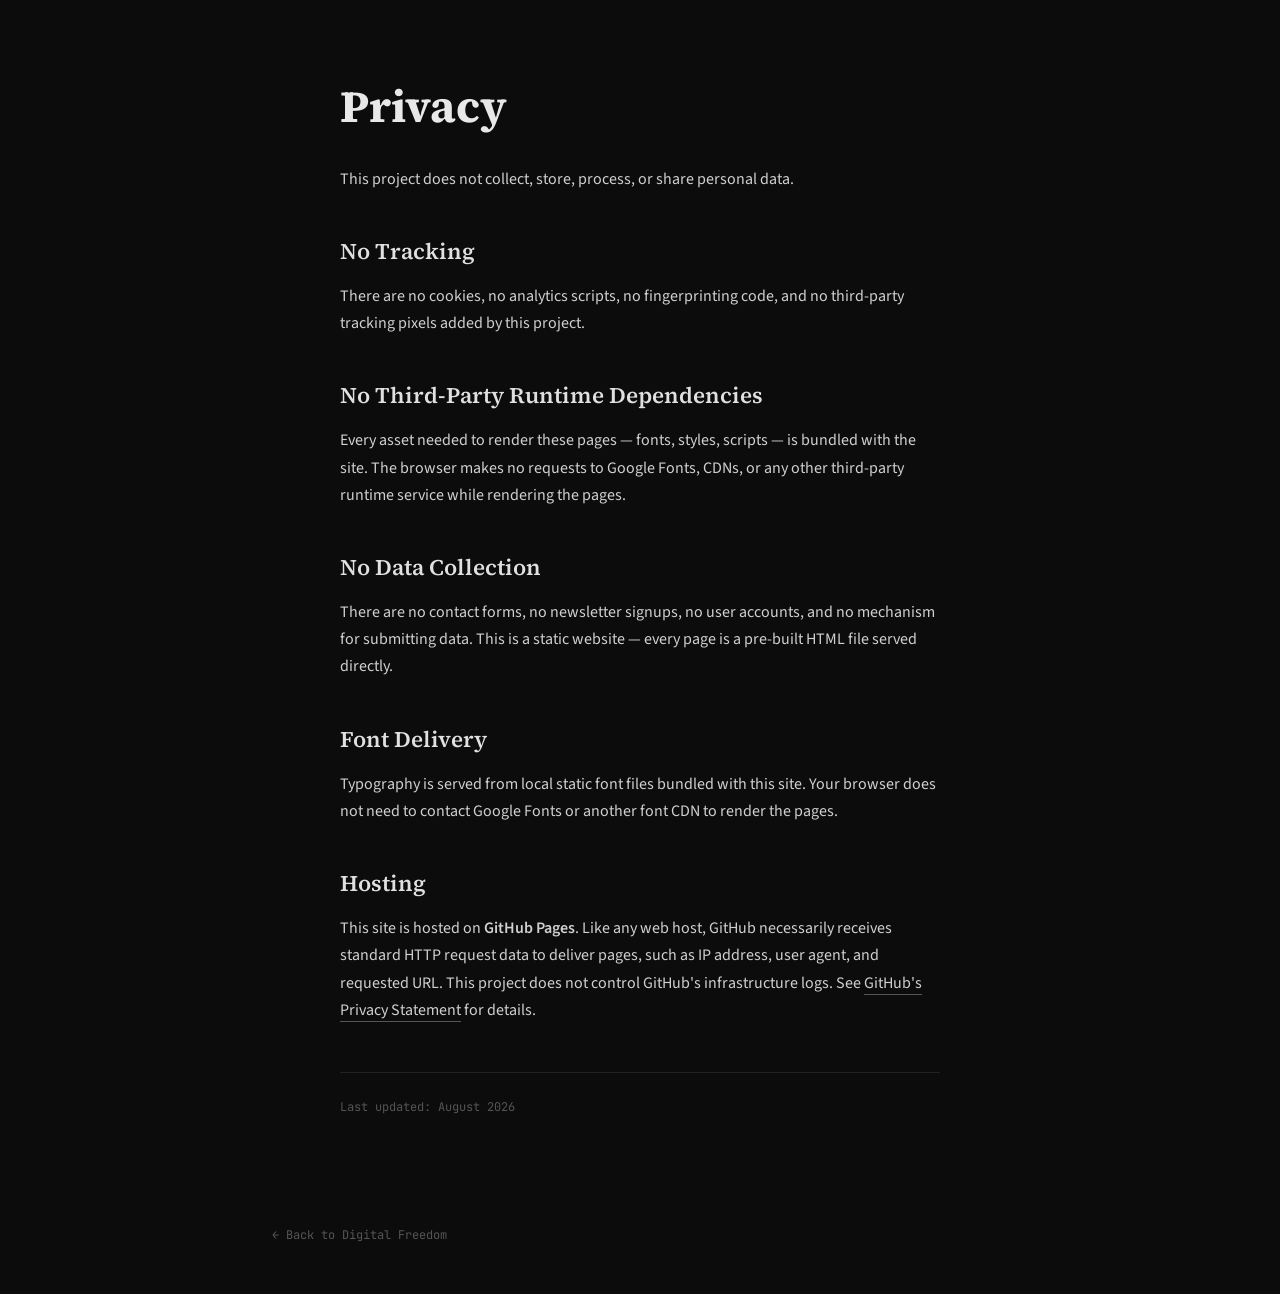
<file: privacy.html>
<!DOCTYPE html>
<html lang="en">
<head>
<meta charset="UTF-8">
<meta name="viewport" content="width=device-width, initial-scale=1.0">
<title>Privacy — Digital Freedom</title>
<meta name="description" content="Privacy notice for the Digital Freedom project. No analytics, no forms, self-hosted fonts, and static hosting on GitHub Pages.">
<meta name="theme-color" content="#0c0c0c">
<meta name="robots" content="noindex,follow">
<link rel="canonical" href="https://srmdn.github.io/digital-freedom/privacy.html">
<meta property="og:type" content="website">
<meta property="og:site_name" content="Digital Freedom">
<meta property="og:title" content="Privacy — Digital Freedom">
<meta property="og:description" content="Privacy notice for the Digital Freedom project. No analytics, no forms, self-hosted fonts, and static hosting on GitHub Pages.">
<meta property="og:url" content="https://srmdn.github.io/digital-freedom/privacy.html">
<meta name="twitter:card" content="summary">
<meta name="twitter:title" content="Privacy — Digital Freedom">
<meta name="twitter:description" content="Privacy notice for the Digital Freedom project. No analytics, no forms, self-hosted fonts, and static hosting on GitHub Pages.">
<link rel="icon" href="favicon.svg" type="image/svg+xml">
<link rel="stylesheet" href="assets/fonts.css">
<style>
  *, *::before, *::after { margin: 0; padding: 0; box-sizing: border-box; }

  :root {
    --bg: #0c0c0c;
    --surface: #141414;
    --border: #222;
    --text: #d0d0d0;
    --text-dim: #888;
    --text-muted: #555;
    --accent: #c0392b;
    --mono: 'JetBrains Mono', monospace;
    --serif: 'Source Serif 4', Georgia, serif;
    --sans: 'Source Sans 3', -apple-system, sans-serif;
  }

  body {
    background: var(--bg);
    color: var(--text);
    font-family: var(--sans);
    font-size: 16px;
    line-height: 1.7;
    -webkit-font-smoothing: antialiased;
    min-height: 100vh;
    display: flex;
    flex-direction: column;
  }

  a { color: var(--text); text-decoration: none; border-bottom: 1px solid var(--text-muted); transition: color 0.2s, border-color 0.2s; }
  a:hover { color: #fff; border-color: #fff; }

  .page {
    max-width: 720px;
    margin: 0 auto;
    padding: 5rem 2rem 3rem;
    flex: 1;
  }

  .page h1 {
    font-family: var(--serif);
    font-size: clamp(2rem, 4vw, 2.8rem);
    font-weight: 700;
    line-height: 1.2;
    margin-bottom: 2rem;
    color: #e8e8e8;
  }

  .page h2 {
    font-family: var(--serif);
    font-size: 1.4rem;
    font-weight: 600;
    margin-top: 2.5rem;
    margin-bottom: 0.75rem;
    color: #e0e0e0;
  }

  .page p {
    margin-bottom: 0.75rem;
    max-width: 600px;
  }

  .page .updated {
    font-family: var(--mono);
    font-size: 0.75rem;
    color: var(--text-muted);
    margin-top: 3rem;
    padding-top: 1.5rem;
    border-top: 1px solid var(--border);
  }

  footer {
    padding: 3rem 2rem;
    max-width: 800px;
    margin: 0 auto;
    display: flex;
    justify-content: space-between;
    align-items: center;
    flex-wrap: wrap;
    gap: 1rem;
    width: 100%;
  }

  footer p, footer a {
    font-family: var(--mono);
    font-size: 0.75rem;
    color: var(--text-muted);
    border-bottom: none;
  }

  footer a:hover { color: #fff; }

  @media (max-width: 600px) {
    .page { padding: 3rem 1.5rem; }
  }
</style>
</head>
<body>

<div class="page">
  <h1>Privacy</h1>

  <p>This project does not collect, store, process, or share personal data.</p>

  <h2>No Tracking</h2>
  <p>There are no cookies, no analytics scripts, no fingerprinting code, and no third-party tracking pixels added by this project.</p>

  <h2>No Third-Party Runtime Dependencies</h2>
  <p>Every asset needed to render these pages — fonts, styles, scripts — is bundled with the site. The browser makes no requests to Google Fonts, CDNs, or any other third-party runtime service while rendering the pages.</p>

  <h2>No Data Collection</h2>
  <p>There are no contact forms, no newsletter signups, no user accounts, and no mechanism for submitting data. This is a static website — every page is a pre-built HTML file served directly.</p>

  <h2>Font Delivery</h2>
  <p>Typography is served from local static font files bundled with this site. Your browser does not need to contact Google Fonts or another font CDN to render the pages.</p>

  <h2>Hosting</h2>
  <p>This site is hosted on <strong>GitHub Pages</strong>. Like any web host, GitHub necessarily receives standard HTTP request data to deliver pages, such as IP address, user agent, and requested URL. This project does not control GitHub's infrastructure logs. See <a href="https://docs.github.com/en/site-policy/privacy-policies/github-general-privacy-statement" target="_blank" rel="noopener noreferrer">GitHub's Privacy Statement</a> for details.</p>

  <p class="updated">Last updated: August 2026</p>
</div>

<footer>
  <p><a href="index.html">← Back to Digital Freedom</a></p>
</footer>

</body>
</html>
</file>
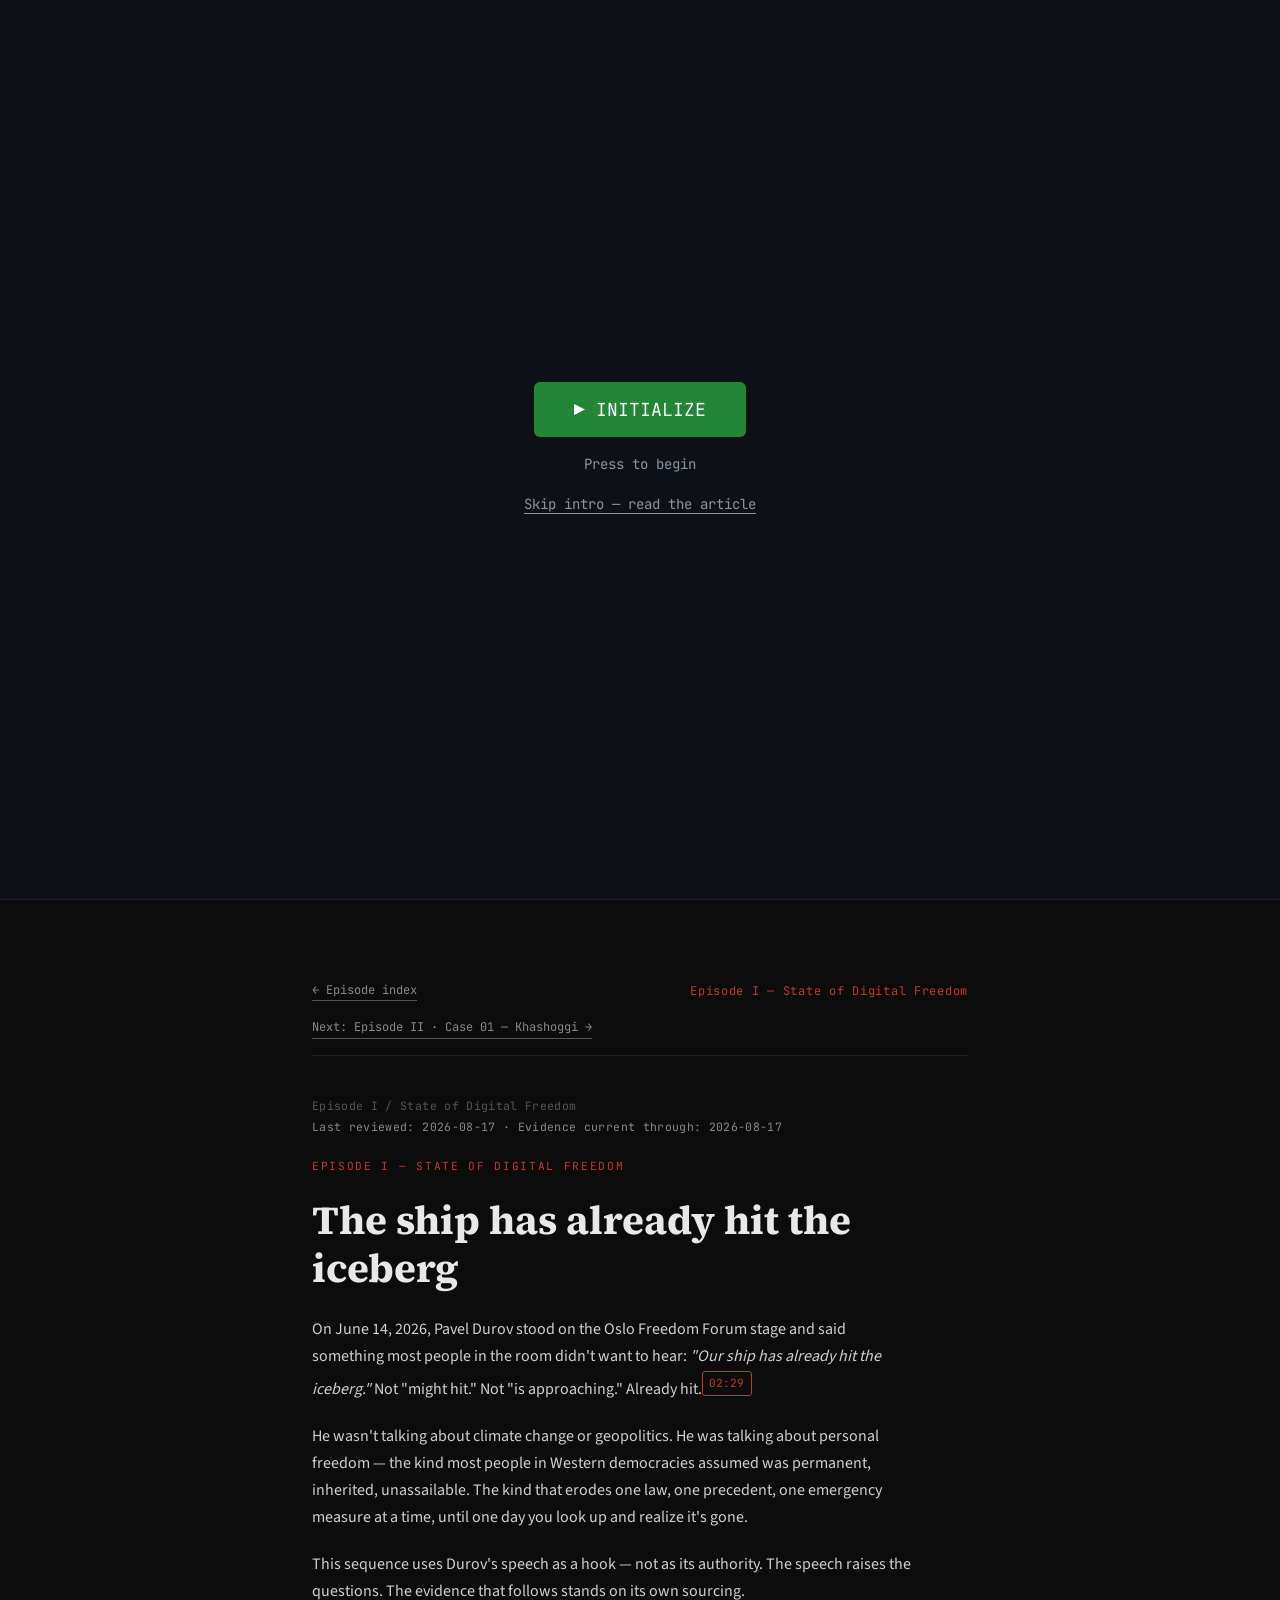
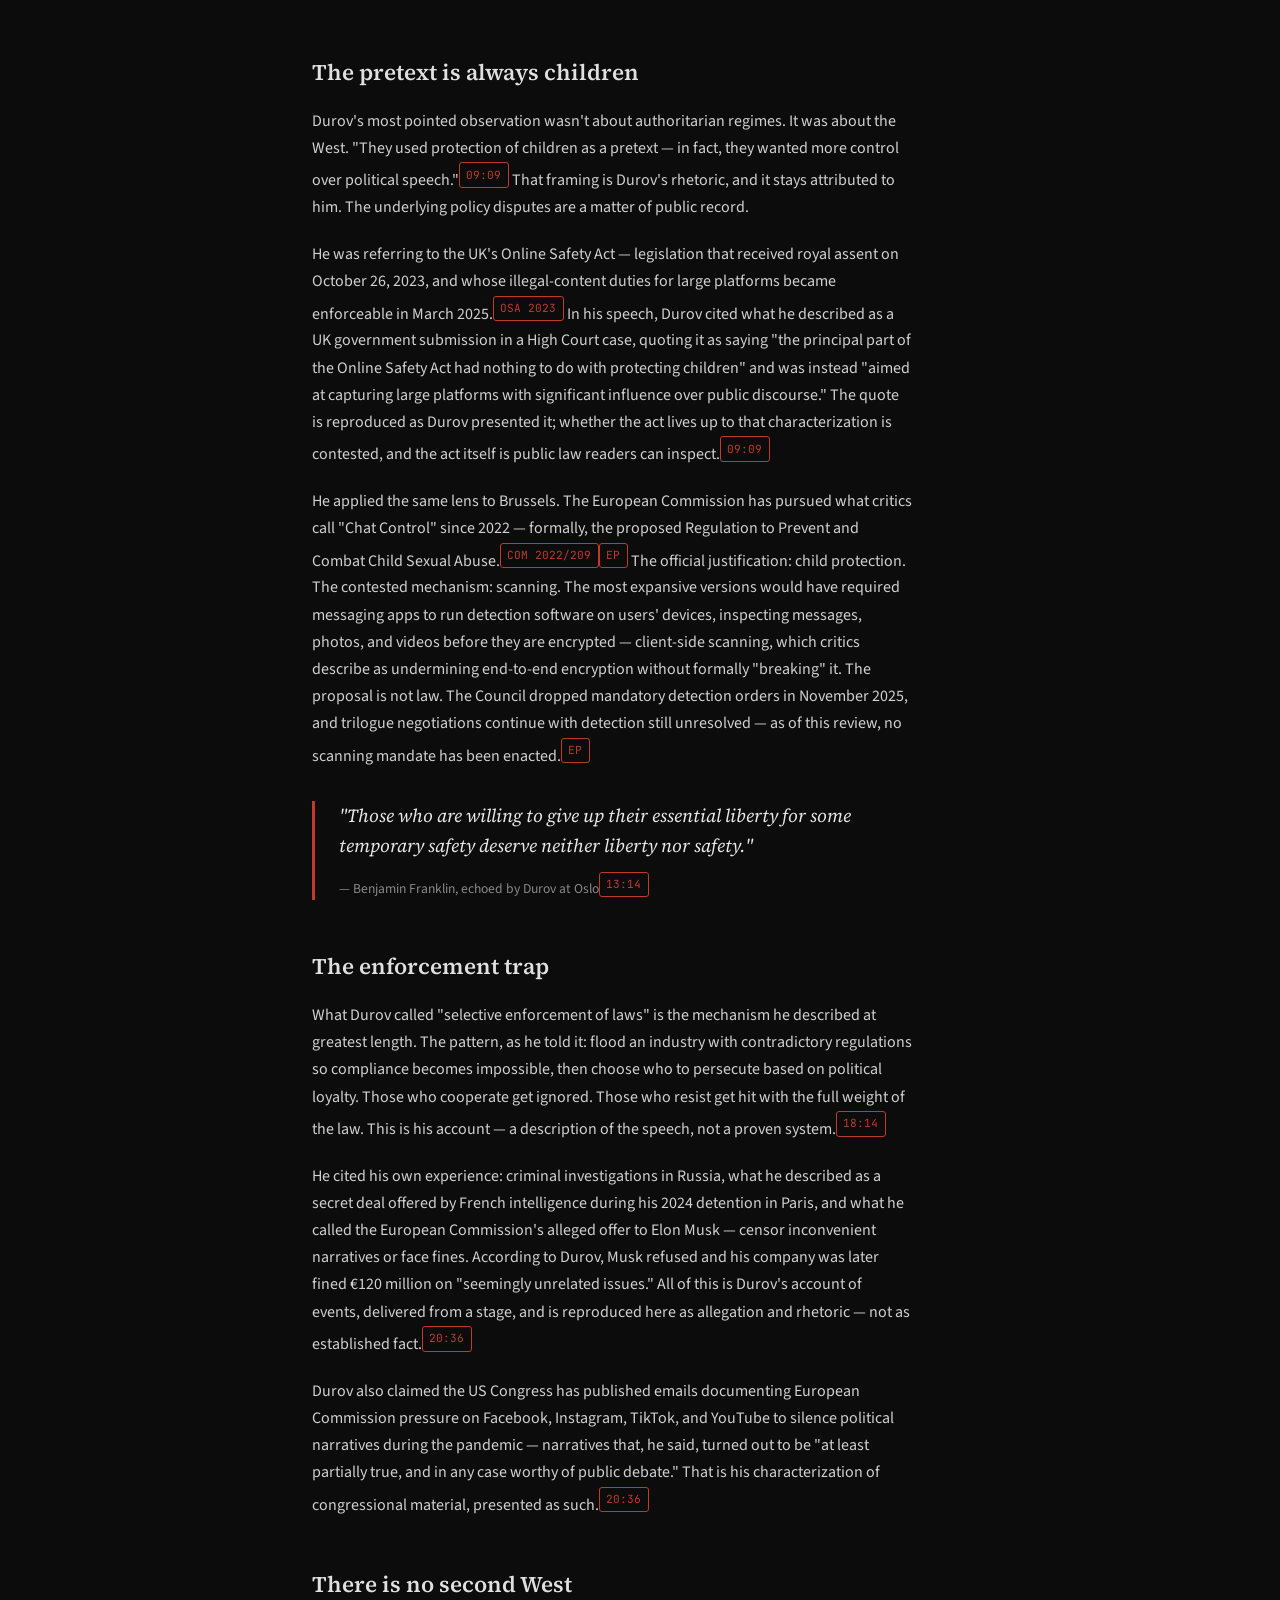
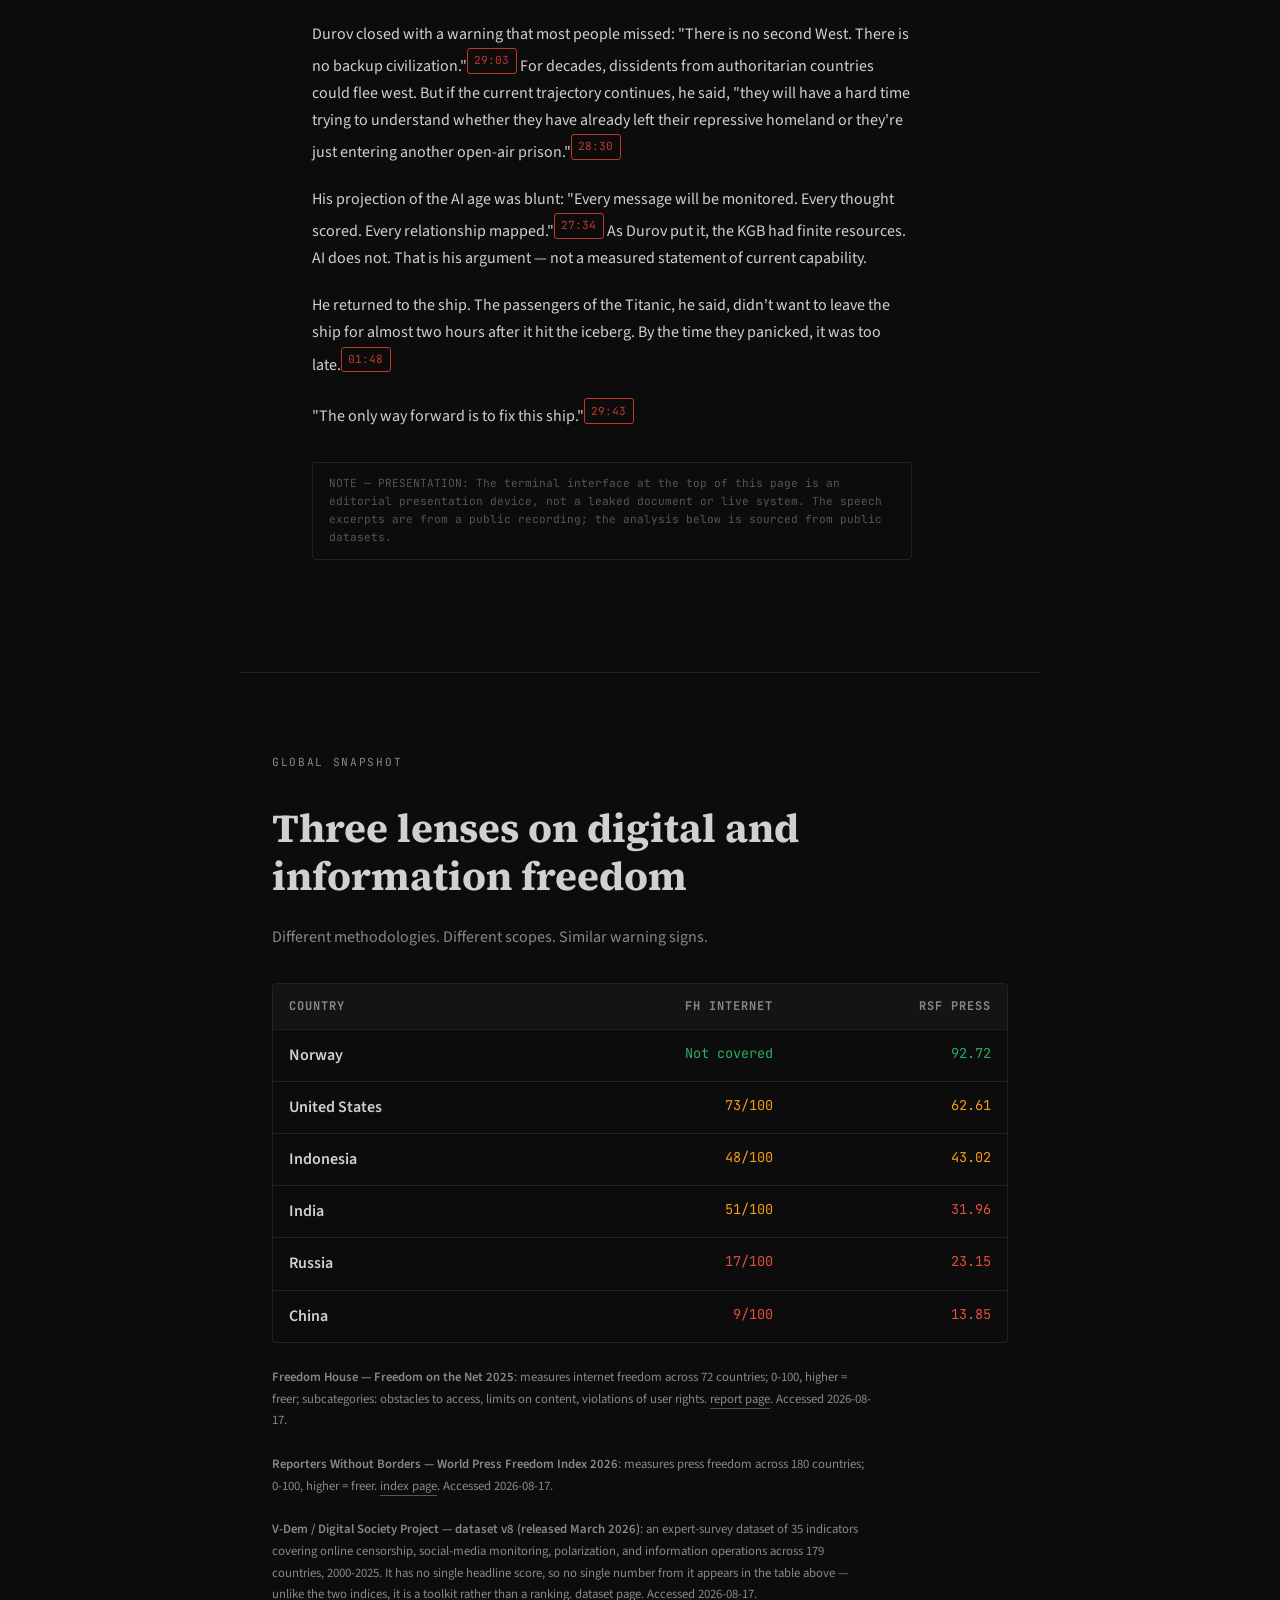
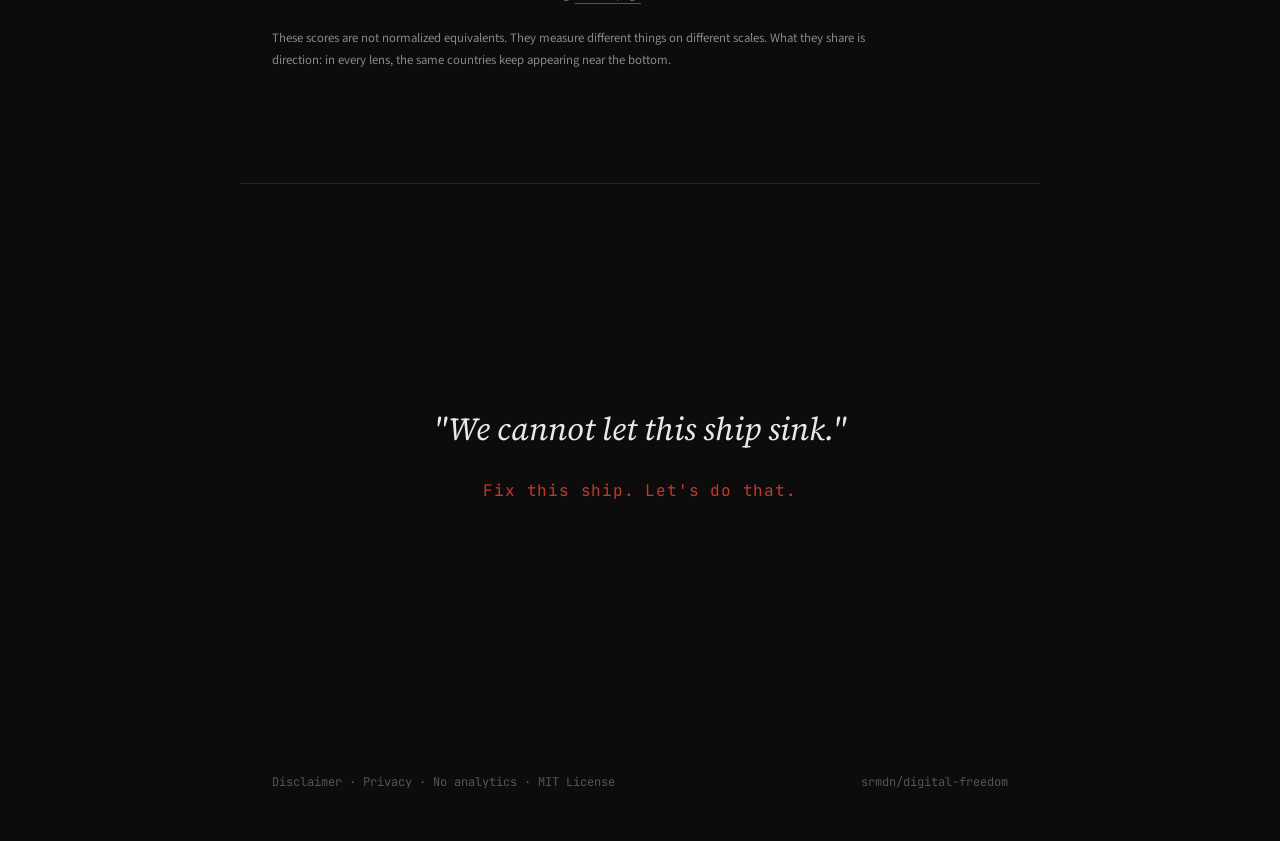
<file: sequences/freedom-report.html>
<!DOCTYPE html>
<html lang="en">
<head>
<meta charset="UTF-8">
<meta name="viewport" content="width=device-width, initial-scale=1.0">
<title>Freedom Report — The Ship Has Already Hit the Iceberg | Digital Freedom</title>
<meta name="description" content="Episode I of the Digital Freedom archive: Pavel Durov's warning as a hook, then the independently sourced state of digital freedom — EU Chat Control, the UK Online Safety Act, and three data lenses on digital and information freedom.">
<meta name="theme-color" content="#0c0c0c">
<meta name="robots" content="index,follow">
<link rel="canonical" href="https://srmdn.github.io/digital-freedom/sequences/freedom-report.html">
<meta property="og:type" content="article">
<meta property="og:site_name" content="Digital Freedom">
<meta property="og:title" content="Freedom Report — The Ship Has Already Hit the Iceberg | Digital Freedom">
<meta property="og:description" content="Pavel Durov's warning as a hook, then the independently sourced state of digital freedom — EU Chat Control, the UK Online Safety Act, and three data lenses on digital and information freedom.">
<meta property="og:url" content="https://srmdn.github.io/digital-freedom/sequences/freedom-report.html">
<meta property="article:modified_time" content="2026-08-17">
<meta name="twitter:card" content="summary">
<meta name="twitter:title" content="Freedom Report — The Ship Has Already Hit the Iceberg | Digital Freedom">
<meta name="twitter:description" content="Pavel Durov's warning as a hook, then the independently sourced state of digital freedom — EU Chat Control, the UK Online Safety Act, and three data lenses on digital and information freedom.">
<script type="application/ld+json">
{
  "@context": "https://schema.org",
  "@type": "Article",
  "headline": "The Ship Has Already Hit the Iceberg",
  "description": "Episode I of the Digital Freedom archive: the state of digital freedom, sourced from public records.",
  "mainEntityOfPage": "https://srmdn.github.io/digital-freedom/sequences/freedom-report.html",
  "dateModified": "2026-08-17",
  "isAccessibleForFree": "True"
}
</script>
<link rel="icon" href="../favicon.svg" type="image/svg+xml">
<link rel="stylesheet" href="../assets/fonts.css">
<style>
  *, *::before, *::after { margin: 0; padding: 0; box-sizing: border-box; }

  :root {
    --bg: #0c0c0c;
    --surface: #141414;
    --border: #222;
    --text: #d0d0d0;
    --text-dim: #888;
    --text-muted: #555;
    --accent: #c0392b;
    --mono: 'JetBrains Mono', monospace;
    --serif: 'Source Serif 4', Georgia, serif;
    --sans: 'Source Sans 3', -apple-system, sans-serif;
  }

  html { scroll-behavior: smooth; }

  body {
    background: var(--bg);
    color: var(--text);
    font-family: var(--sans);
    font-size: 16px;
    line-height: 1.7;
    -webkit-font-smoothing: antialiased;
  }

  a { color: var(--text); text-decoration: none; border-bottom: 1px solid var(--text-muted); transition: color 0.2s, border-color 0.2s; }
  a:hover { color: #fff; border-color: #fff; }
  a:focus-visible {
    outline: 2px solid var(--accent);
    outline-offset: 4px;
    border-bottom-color: transparent;
  }

  button:focus-visible {
    outline: 2px solid #39d353;
    outline-offset: 3px;
  }

  .skip-link {
    position: absolute;
    left: 1rem;
    top: 1rem;
    transform: translateY(-200%);
    padding: 0.65rem 0.9rem;
    background: var(--accent);
    color: #fff;
    border: none;
    border-radius: 4px;
    font-family: var(--mono);
    font-size: 0.8rem;
    z-index: 100;
  }

  .skip-link:focus {
    transform: translateY(0);
  }

  .sr-only {
    position: absolute;
    width: 1px;
    height: 1px;
    padding: 0;
    margin: -1px;
    overflow: hidden;
    clip: rect(0, 0, 0, 0);
    white-space: nowrap;
    border: 0;
  }

  /* === TERMINAL HOOK === */
  .terminal-hook {
    min-height: 100vh;
    background: #0d1117;
    border-bottom: 1px solid var(--border);
    display: flex;
    flex-direction: column;
    position: relative;
    overflow: hidden;
  }

  .terminal-hook::before {
    content: '';
    position: absolute;
    inset: 0;
    background: repeating-linear-gradient(
      0deg,
      transparent,
      transparent 2px,
      rgba(0, 255, 100, 0.015) 2px,
      rgba(0, 255, 100, 0.015) 4px
    );
    pointer-events: none;
    z-index: 2;
  }

  .titlebar {
    background: #161b22;
    padding: 12px 16px;
    display: flex;
    align-items: center;
    gap: 8px;
    border-bottom: 1px solid #30363d;
    position: relative;
    z-index: 5;
  }

  .dot { width: 12px; height: 12px; border-radius: 50%; }
  .dot.red { background: #ff5f56; }
  .dot.yellow { background: #ffbd2e; }
  .dot.green { background: #27c93f; }
  .titlebar-text { margin-left: 12px; font-size: 13px; color: #8b949e; font-family: var(--mono); }

  .terminal-content {
    flex: 1;
    padding: 2rem;
    overflow-y: auto;
    position: relative;
    z-index: 5;
    max-width: 900px;
    margin: 0 auto;
    width: 100%;
  }

  .t-line {
    margin-bottom: 4px;
    line-height: 1.6;
    font-size: 15px;
    font-family: var(--mono);
    opacity: 0;
    transform: translateY(4px);
    transition: opacity 0.3s, transform 0.3s;
    white-space: pre-wrap;
    word-break: break-word;
  }

  .t-line.visible { opacity: 1; transform: translateY(0); }
  .t-line.command { color: #39d353; font-weight: 700; }
  .t-line.warning { color: #d29922; }
  .t-line.alert { color: #f85149; font-weight: 700; }
  .t-line.critical { color: #ff6b6b; font-weight: 700; font-size: 16px; }
  .t-line.quote { color: #a5d6ff; font-style: italic; padding-left: 16px; border-left: 2px solid #1f6feb; }
  .t-line.system { color: #6e7681; }

  .t-cursor {
    display: inline-block;
    width: 10px;
    height: 18px;
    background: #39d353;
    animation: t-blink 1s step-end infinite;
    vertical-align: text-bottom;
    margin-left: 2px;
  }

  @keyframes t-blink { 0%, 100% { opacity: 1; } 50% { opacity: 0; } }

  .t-glitch { animation: t-glitch 0.3s ease-in-out; }
  @keyframes t-glitch {
    0% { transform: translate(0); }
    20% { transform: translate(-2px, 2px); }
    40% { transform: translate(2px, -2px); }
    60% { transform: translate(-1px, -1px); }
    80% { transform: translate(1px, 1px); }
    100% { transform: translate(0); }
  }

  .start-overlay {
    position: absolute;
    inset: 0;
    display: flex;
    flex-direction: column;
    align-items: center;
    justify-content: center;
    z-index: 50;
    background: #0d1117;
    transition: opacity 0.5s;
  }

  .start-overlay.hidden { opacity: 0; visibility: hidden; pointer-events: none; }

  .start-overlay button {
    background: #238636;
    color: white;
    border: none;
    padding: 16px 40px;
    font-size: 18px;
    font-family: var(--mono);
    border-radius: 6px;
    cursor: pointer;
    transition: background 0.2s;
  }

  .start-overlay button:hover { background: #2ea043; }
  .start-overlay p { margin-top: 16px; color: #8b949e; font-size: 14px; font-family: var(--mono); }
  .start-overlay p a { color: #8b949e; border-bottom: 1px solid #8b949e; }
  .start-overlay p a:hover { color: #fff; border-bottom-color: #fff; }

  .t-progress {
    position: absolute;
    bottom: 0;
    left: 0;
    height: 3px;
    background: linear-gradient(90deg, #238636, #39d353, #58a6ff);
    width: 0%;
    transition: width 0.5s ease;
    z-index: 20;
  }

  .scroll-hint {
    display: block;
    width: 100%;
    text-align: center;
    padding: 2rem;
    font-family: var(--mono);
    font-size: 0.8rem;
    color: var(--text-muted);
    animation: pulse 2s ease-in-out infinite;
    cursor: pointer;
    border: none;
    border-bottom: 1px solid var(--border);
    background: var(--bg);
  }

  .scroll-hint.hidden { display: none; }
  @keyframes pulse { 0%, 100% { opacity: 0.4; } 50% { opacity: 1; } }

  /* === ESSAY === */
  .essay {
    max-width: 720px;
    margin: 0 auto;
    padding: 5rem 2rem;
    position: relative;
    z-index: 10;
  }

  .essay h1 {
    font-family: var(--serif);
    font-size: clamp(1.8rem, 4vw, 2.5rem);
    font-weight: 700;
    line-height: 1.2;
    margin-bottom: 1.5rem;
    color: #e8e8e8;
  }

  .essay h2 {
    font-family: var(--serif);
    font-size: 1.4rem;
    font-weight: 600;
    margin-top: 3rem;
    margin-bottom: 1rem;
    color: #e0e0e0;
  }

  .essay p {
    margin-bottom: 1.25rem;
    max-width: 600px;
  }

  .essay blockquote {
    font-family: var(--serif);
    font-style: italic;
    font-size: 1.15rem;
    line-height: 1.6;
    color: #e8e8e8;
    border-left: 3px solid var(--accent);
    padding-left: 1.5rem;
    margin: 2rem 0;
    max-width: 560px;
  }

  .essay blockquote cite {
    display: block;
    font-style: normal;
    font-family: var(--sans);
    font-size: 0.85rem;
    color: var(--text-dim);
    margin-top: 0.75rem;
  }

  .essay .source-ref {
    display: inline-block;
    font-family: var(--mono);
    font-size: 0.7rem;
    color: var(--accent);
    border: 1px solid var(--accent);
    padding: 0.15rem 0.4rem;
    border-radius: 3px;
    vertical-align: super;
    cursor: pointer;
    transition: background 0.15s, color 0.15s;
    text-decoration: none;
    position: relative;
    z-index: 1;
  }

  .essay .source-ref:hover {
    background: var(--accent);
    color: #fff;
  }

  .section-label {
    font-family: var(--mono);
    font-size: 0.7rem;
    color: var(--accent);
    letter-spacing: 0.15em;
    text-transform: uppercase;
    margin-bottom: 1rem;
  }

  /* === EPISODE NAV + METADATA === */
  .case-nav {
    display: flex;
    justify-content: space-between;
    align-items: center;
    gap: 1rem;
    flex-wrap: wrap;
    font-family: var(--mono);
    font-size: 0.75rem;
    margin-bottom: 2.5rem;
    padding-bottom: 1rem;
    border-bottom: 1px solid var(--border);
  }

  .case-nav a {
    color: var(--text-dim);
    border-bottom: 1px solid var(--text-muted);
  }

  .case-nav a:hover { color: #fff; border-bottom-color: #fff; }
  .case-nav .case-nav-context { color: var(--accent); letter-spacing: 0.06em; }

  .pub-meta {
    font-family: var(--mono);
    font-size: 0.72rem;
    color: var(--text-muted);
    letter-spacing: 0.03em;
    margin-bottom: 2rem;
    line-height: 1.8;
  }

  .pub-meta span { color: var(--text-dim); }

  .sim-note {
    font-family: var(--mono);
    font-size: 0.7rem;
    color: var(--text-muted);
    border: 1px solid var(--border);
    padding: 0.75rem 1rem;
    border-radius: 4px;
    margin: 2rem 0;
    line-height: 1.6;
    max-width: 600px;
  }

  .divider {
    border: none;
    height: 1px;
    background: var(--border);
    max-width: 800px;
    margin: 0 auto;
  }

  /* === DATA SECTION === */
  .data-section {
    max-width: 800px;
    margin: 0 auto;
    padding: 5rem 2rem;
  }

  .data-section h2 {
    font-family: var(--serif);
    font-size: clamp(1.8rem, 4vw, 2.5rem);
    font-weight: 700;
    line-height: 1.2;
    margin-bottom: 1.5rem;
  }

  .data-section > p {
    margin-bottom: 2rem;
    max-width: 600px;
    color: var(--text-dim);
  }

  .comparison-table {
    border: 1px solid var(--border);
    border-radius: 4px;
    overflow-x: auto;
  }

  .col-country { flex: 2; font-weight: 600; }
  .col-score { flex: 1; text-align: right; font-family: var(--mono); font-size: 0.85rem; }

  .comparison-table table { width: 100%; min-width: 640px; border-collapse: collapse; text-align: left; }
  .comparison-table th, .comparison-table td { padding: 0.75rem 1rem; border-bottom: 1px solid var(--border); vertical-align: top; }
  .comparison-table thead th { background: var(--surface); font-family: var(--mono); font-size: 0.75rem; color: var(--text-dim); text-transform: uppercase; letter-spacing: 0.08em; }
  .comparison-table tbody th { text-align: left; }
  .comparison-table tbody tr:last-child > * { border-bottom: 0; }

  .score-green { color: #27ae60; }
  .score-yellow { color: #f39c12; }
  .score-red { color: #e74c3c; }

  .data-sources {
    margin-top: 1.5rem;
    font-size: 0.8rem;
    color: var(--text-muted);
  }

  .data-sources a {
    color: var(--text-dim);
    font-size: 0.8rem;
    border-bottom: 1px solid var(--text-muted);
  }

  /* === CLOSING === */
  .closing {
    min-height: 60vh;
    display: flex;
    flex-direction: column;
    align-items: center;
    justify-content: center;
    text-align: center;
    padding: 5rem 2rem;
    max-width: 600px;
    margin: 0 auto;
  }

  .closing blockquote {
    font-family: var(--serif);
    font-size: clamp(1.5rem, 3vw, 2rem);
    font-style: italic;
    line-height: 1.5;
    color: #e8e8e8;
    border-left: none;
    padding: 0;
    margin-bottom: 1.5rem;
  }

  .closing .closing-line {
    font-family: var(--mono);
    font-size: 1rem;
    color: var(--accent);
    letter-spacing: 0.05em;
  }

  /* === FOOTER === */
  footer {
    padding: 3rem 2rem;
    max-width: 800px;
    margin: 0 auto;
    display: flex;
    justify-content: space-between;
    align-items: center;
    flex-wrap: wrap;
    gap: 1rem;
  }

  footer p, footer a {
    font-family: var(--mono);
    font-size: 0.75rem;
    color: var(--text-muted);
    border-bottom: none;
  }

  footer a:hover { color: #fff; }

  @media (max-width: 600px) {
    .terminal-content { padding: 1rem; }
    .essay, .data-section { padding: 3rem 1.5rem; }
  }

  @media (prefers-reduced-motion: reduce) {
    html { scroll-behavior: auto; }
    .t-line { transition: none; }
    .t-cursor { animation: none; }
    .t-glitch { animation: none; }
    .t-progress { transition: none; }
    .scroll-hint { animation: none; }
    .start-overlay { transition: none; }
  }
</style>
</head>
<body>

<a href="#essay" class="skip-link">Skip to article</a>

<!-- ========== TERMINAL HOOK ========== -->
<div class="terminal-hook" id="terminalHook">
  <div class="titlebar">
    <div class="dot red"></div>
    <div class="dot yellow"></div>
    <div class="dot green"></div>
    <span class="titlebar-text">freedom@oslo:~/2026-06</span>
  </div>
  <div class="terminal-content" id="tContent"></div>
  <div class="t-progress" id="tProgress"></div>
  <div class="start-overlay" id="startBtn">
    <button onclick="startTerminal()">▶ INITIALIZE</button>
    <p>Press to begin</p>
    <p><a href="#essay">Skip intro — read the article</a></p>
    <noscript><p style="margin-top:24px; max-width:420px">JavaScript is disabled, so the interactive intro cannot play. The full article below is readable without it.</p></noscript>
  </div>
</div>

<button class="scroll-hint hidden" id="scrollHint" onclick="document.getElementById('essay').scrollIntoView({behavior: matchMedia('(prefers-reduced-motion: reduce)').matches ? 'auto' : 'smooth'})">
  ↓ Continue reading
</button>

<!-- ========== ESSAY ========== -->
<section class="essay" id="essay">

  <nav class="case-nav" aria-label="Episode navigation">
    <a href="../index.html#episodes">← Episode index</a>
    <span class="case-nav-context">Episode I — State of Digital Freedom</span>
    <a href="pegasus-01-khashoggi.html">Next: Episode II · Case 01 — Khashoggi →</a>
  </nav>

  <p class="pub-meta">Episode I / State of Digital Freedom<br><span>Last reviewed: 2026-08-17 · Evidence current through: 2026-08-17</span></p>

  <p class="section-label">Episode I — State of Digital Freedom</p>
  <h1>The ship has already hit the iceberg</h1>

  <p>On June 14, 2026, Pavel Durov stood on the Oslo Freedom Forum stage and said something most people in the room didn't want to hear: <em>"Our ship has already hit the iceberg."</em> Not "might hit." Not "is approaching." Already hit.<a class="source-ref" href="https://www.youtube.com/watch?v=1Yq_5aDdJ24&t=149s" target="_blank" rel="noopener noreferrer" aria-label="Source 02:29 — www.youtube.com">02:29</a></p>

  <p>He wasn't talking about climate change or geopolitics. He was talking about personal freedom — the kind most people in Western democracies assumed was permanent, inherited, unassailable. The kind that erodes one law, one precedent, one emergency measure at a time, until one day you look up and realize it's gone.</p>

  <p>This sequence uses Durov's speech as a hook — not as its authority. The speech raises the questions. The evidence that follows stands on its own sourcing.</p>

  <h2>The pretext is always children</h2>

  <p>Durov's most pointed observation wasn't about authoritarian regimes. It was about the West. "They used protection of children as a pretext — in fact, they wanted more control over political speech."<a class="source-ref" href="https://www.youtube.com/watch?v=1Yq_5aDdJ24&t=540s" target="_blank" rel="noopener noreferrer" aria-label="Source 09:09 — www.youtube.com">09:09</a> That framing is Durov's rhetoric, and it stays attributed to him. The underlying policy disputes are a matter of public record.</p>

  <p>He was referring to the UK's Online Safety Act — legislation that received royal assent on October 26, 2023, and whose illegal-content duties for large platforms became enforceable in March 2025.<a class="source-ref" href="https://www.legislation.gov.uk/ukpga/2023/50" target="_blank" rel="noopener noreferrer" aria-label="Source OSA 2023 — www.legislation.gov.uk">OSA 2023</a> In his speech, Durov cited what he described as a UK government submission in a High Court case, quoting it as saying "the principal part of the Online Safety Act had nothing to do with protecting children" and was instead "aimed at capturing large platforms with significant influence over public discourse." The quote is reproduced as Durov presented it; whether the act lives up to that characterization is contested, and the act itself is public law readers can inspect.<a class="source-ref" href="https://www.youtube.com/watch?v=1Yq_5aDdJ24&t=540s" target="_blank" rel="noopener noreferrer" aria-label="Source 09:09 — www.youtube.com">09:09</a></p>

  <p>He applied the same lens to Brussels. The European Commission has pursued what critics call "Chat Control" since 2022 — formally, the proposed Regulation to Prevent and Combat Child Sexual Abuse.<a class="source-ref" href="https://eur-lex.europa.eu/legal-content/EN/TXT/?uri=CELEX:52022PC0209" target="_blank" rel="noopener noreferrer" aria-label="Source COM 2022/209 — eur-lex.europa.eu">COM 2022/209</a><a class="source-ref" href="https://oeil.secure.europarl.europa.eu/oeil/popups/ficheprocedure.do?reference=2022/0155(COD)&l=en" target="_blank" rel="noopener noreferrer" aria-label="Source EP — oeil.secure.europarl.europa.eu">EP</a> The official justification: child protection. The contested mechanism: scanning. The most expansive versions would have required messaging apps to run detection software on users' devices, inspecting messages, photos, and videos before they are encrypted — client-side scanning, which critics describe as undermining end-to-end encryption without formally "breaking" it. The proposal is not law. The Council dropped mandatory detection orders in November 2025, and trilogue negotiations continue with detection still unresolved — as of this review, no scanning mandate has been enacted.<a class="source-ref" href="https://oeil.secure.europarl.europa.eu/oeil/popups/ficheprocedure.do?reference=2022/0155(COD)&l=en" target="_blank" rel="noopener noreferrer" aria-label="Source EP — oeil.secure.europarl.europa.eu">EP</a></p>

  <blockquote>
    "Those who are willing to give up their essential liberty for some temporary safety deserve neither liberty nor safety."
    <cite>— Benjamin Franklin, echoed by Durov at Oslo<a class="source-ref" href="https://www.youtube.com/watch?v=1Yq_5aDdJ24&t=794s" target="_blank" rel="noopener noreferrer" aria-label="Source 13:14 — www.youtube.com">13:14</a></cite>
  </blockquote>

  <h2>The enforcement trap</h2>

  <p>What Durov called "selective enforcement of laws" is the mechanism he described at greatest length. The pattern, as he told it: flood an industry with contradictory regulations so compliance becomes impossible, then choose who to persecute based on political loyalty. Those who cooperate get ignored. Those who resist get hit with the full weight of the law. This is his account — a description of the speech, not a proven system.<a class="source-ref" href="https://www.youtube.com/watch?v=1Yq_5aDdJ24&t=1094s" target="_blank" rel="noopener noreferrer" aria-label="Source 18:14 — www.youtube.com">18:14</a></p>

  <p>He cited his own experience: criminal investigations in Russia, what he described as a secret deal offered by French intelligence during his 2024 detention in Paris, and what he called the European Commission's alleged offer to Elon Musk — censor inconvenient narratives or face fines. According to Durov, Musk refused and his company was later fined €120 million on "seemingly unrelated issues." All of this is Durov's account of events, delivered from a stage, and is reproduced here as allegation and rhetoric — not as established fact.<a class="source-ref" href="https://www.youtube.com/watch?v=1Yq_5aDdJ24&t=1236s" target="_blank" rel="noopener noreferrer" aria-label="Source 20:36 — www.youtube.com">20:36</a></p>

  <p>Durov also claimed the US Congress has published emails documenting European Commission pressure on Facebook, Instagram, TikTok, and YouTube to silence political narratives during the pandemic — narratives that, he said, turned out to be "at least partially true, and in any case worthy of public debate." That is his characterization of congressional material, presented as such.<a class="source-ref" href="https://www.youtube.com/watch?v=1Yq_5aDdJ24&t=1236s" target="_blank" rel="noopener noreferrer" aria-label="Source 20:36 — www.youtube.com">20:36</a></p>

  <h2>There is no second West</h2>

  <p>Durov closed with a warning that most people missed: "There is no second West. There is no backup civilization."<a class="source-ref" href="https://www.youtube.com/watch?v=1Yq_5aDdJ24&t=1743s" target="_blank" rel="noopener noreferrer" aria-label="Source 29:03 — www.youtube.com">29:03</a> For decades, dissidents from authoritarian countries could flee west. But if the current trajectory continues, he said, "they will have a hard time trying to understand whether they have already left their repressive homeland or they're just entering another open-air prison."<a class="source-ref" href="https://www.youtube.com/watch?v=1Yq_5aDdJ24&t=1710s" target="_blank" rel="noopener noreferrer" aria-label="Source 28:30 — www.youtube.com">28:30</a></p>

  <p>His projection of the AI age was blunt: "Every message will be monitored. Every thought scored. Every relationship mapped."<a class="source-ref" href="https://www.youtube.com/watch?v=1Yq_5aDdJ24&t=1654s" target="_blank" rel="noopener noreferrer" aria-label="Source 27:34 — www.youtube.com">27:34</a> As Durov put it, the KGB had finite resources. AI does not. That is his argument — not a measured statement of current capability.</p>

  <p>He returned to the ship. The passengers of the Titanic, he said, didn't want to leave the ship for almost two hours after it hit the iceberg. By the time they panicked, it was too late.<a class="source-ref" href="https://www.youtube.com/watch?v=1Yq_5aDdJ24&t=108s" target="_blank" rel="noopener noreferrer" aria-label="Source 01:48 — www.youtube.com">01:48</a></p>

  <p>"The only way forward is to fix this ship."<a class="source-ref" href="https://www.youtube.com/watch?v=1Yq_5aDdJ24&t=1783s" target="_blank" rel="noopener noreferrer" aria-label="Source 29:43 — www.youtube.com">29:43</a></p>

  <div class="sim-note">
    NOTE — PRESENTATION: The terminal interface at the top of this page is an editorial presentation device, not a leaked document or live system. The speech excerpts are from a public recording; the analysis below is sourced from public datasets.
  </div>
</section>

<hr class="divider">

<!-- ========== DATA SECTION ========== -->
<section class="data-section" id="data">
  <p class="section-label">Global snapshot</p>
  <h2>Three lenses on digital and information freedom</h2>
  <p>Different methodologies. Different scopes. Similar warning signs.</p>

  <div class="comparison-table" tabindex="0" role="region" aria-label="Scrollable table: Three lenses on digital and information freedom">
    <table>
      <caption class="sr-only">Three lenses on digital and information freedom</caption>
      <thead>
      <tr>
        <th scope="col" class="col-country">Country</th>
        <th scope="col" class="col-score">FH Internet</th>
        <th scope="col" class="col-score">RSF Press</th>
      </tr>
      </thead>
      <tbody>
      <tr>
        <th scope="row" class="col-country">Norway</th>
        <td class="col-score score-green">Not covered</td>
        <td class="col-score score-green">92.72</td>
      </tr>
      <tr>
        <th scope="row" class="col-country">United States</th>
        <td class="col-score score-yellow">73/100</td>
        <td class="col-score score-yellow">62.61</td>
      </tr>
      <tr>
        <th scope="row" class="col-country">Indonesia</th>
        <td class="col-score score-yellow">48/100</td>
        <td class="col-score score-yellow">43.02</td>
      </tr>
      <tr>
        <th scope="row" class="col-country">India</th>
        <td class="col-score score-yellow">51/100</td>
        <td class="col-score score-red">31.96</td>
      </tr>
      <tr>
        <th scope="row" class="col-country">Russia</th>
        <td class="col-score score-red">17/100</td>
        <td class="col-score score-red">23.15</td>
      </tr>
      <tr>
        <th scope="row" class="col-country">China</th>
        <td class="col-score score-red">9/100</td>
        <td class="col-score score-red">13.85</td>
      </tr>
      </tbody>
    </table>
  </div>

  <p class="data-sources">
    <strong style="color:var(--text-dim)">Freedom House — Freedom on the Net 2025</strong>: measures internet freedom across 72 countries; 0-100, higher = freer; subcategories: obstacles to access, limits on content, violations of user rights. <a href="https://freedomhouse.org/report/freedom-net" target="_blank" rel="noopener noreferrer">report page</a>. Accessed 2026-08-17.<br><br>
    <strong style="color:var(--text-dim)">Reporters Without Borders — World Press Freedom Index 2026</strong>: measures press freedom across 180 countries; 0-100, higher = freer. <a href="https://rsf.org/en/index" target="_blank" rel="noopener noreferrer">index page</a>. Accessed 2026-08-17.<br><br>
    <strong style="color:var(--text-dim)">V-Dem / Digital Society Project — dataset v8 (released March 2026)</strong>: an expert-survey dataset of 35 indicators covering online censorship, social-media monitoring, polarization, and information operations across 179 countries, 2000-2025. It has no single headline score, so no single number from it appears in the table above — unlike the two indices, it is a toolkit rather than a ranking. <a href="https://digitalsocietyproject.org/data/" target="_blank" rel="noopener noreferrer">dataset page</a>. Accessed 2026-08-17.<br><br>
    These scores are not normalized equivalents. They measure different things on different scales. What they share is direction: in every lens, the same countries keep appearing near the bottom.
  </p>
</section>

<hr class="divider">

<!-- ========== CLOSING ========== -->
<div class="closing">
  <blockquote>"We cannot let this ship sink."</blockquote>
  <p class="closing-line">Fix this ship. Let's do that.</p>
</div>

<!-- ========== FOOTER ========== -->
<footer>
  <p><a href="../disclaimer.html">Disclaimer</a> · <a href="../privacy.html">Privacy</a> · No analytics · MIT License</p>
  <a href="https://github.com/srmdn/digital-freedom">srmdn/digital-freedom</a>
</footer>

<!-- ========== TERMINAL SCRIPT ========== -->
<script>
const tContent = document.getElementById('tContent');
const tProgress = document.getElementById('tProgress');
const startBtn = document.getElementById('startBtn');
const scrollHint = document.getElementById('scrollHint');

const lines = [
  { text: '$ boot --freedom-check', type: 'command', delay: 400 },
  { text: '', type: 'blank', delay: 200 },
  { text: '[SYSTEM] Initializing personal freedom audit...', type: 'system', delay: 600 },
  { text: '[SYSTEM] Scanning global freedom indices...', type: 'system', delay: 800 },
  { text: '', type: 'blank', delay: 200 },
  { text: '[WARNING]  Personal freedoms eroding worldwide — see data below', type: 'warning', delay: 500 },
  { text: '[ALERT]    UK: Online Safety Act duties enforceable since 2025', type: 'alert', delay: 500 },
  { text: '[ALERT]    EU: Chat Control scanning proposal — still not enacted', type: 'alert', delay: 500 },
  { text: '', type: 'blank', delay: 300 },
  { text: '$ query --durov --source "oslo-freedom-forum-2026"', type: 'command', delay: 400 },
  { text: '', type: 'blank', delay: 200 },
  { text: 'DUROV: "Our ship has already hit the iceberg."', type: 'quote', delay: 600 },
  { text: 'DUROV: "Personal freedoms have been eroded everywhere, almost without exception."', type: 'quote', delay: 600 },
  { text: 'DUROV: "They used protection of children as a pretext — in fact, they wanted more control over political speech."', type: 'quote', delay: 700 },
  { text: '', type: 'blank', delay: 200 },
  { text: 'DUROV: "In the world of AI, every message will be monitored, every thought scored."', type: 'quote', delay: 700 },
  { text: '', type: 'blank', delay: 300 },
  { text: '[CRITICAL] The passengers of Titanic didn\'t want to leave the ship.', type: 'critical', delay: 600 },
  { text: '[CRITICAL] By the time they panicked, it was too late.', type: 'critical', delay: 600 },
  { text: '', type: 'blank', delay: 300 },
  { text: '$ _', type: 'command', delay: 0, cursor: true },
];

function tLine(text, type, hasCursor = false) {
  const div = document.createElement('div');
  div.className = `t-line ${type}`;
  div.textContent = text;
  if (hasCursor) {
    const cursor = document.createElement('span');
    cursor.className = 't-cursor';
    div.appendChild(cursor);
  }
  tContent.appendChild(div);
  return div;
}

function tScroll() { tContent.scrollTop = tContent.scrollHeight; }

async function typeLine(obj) {
  if (obj.type === 'blank') {
    const div = tLine('', 'blank');
    div.classList.add('visible');
    return;
  }
  const div = tLine(obj.text, obj.type, obj.cursor);
  div.classList.add('visible');
  if (obj.delay > 0) await new Promise(r => setTimeout(r, obj.delay));
}

let running = false;
let skipRequested = false;

async function startTerminal() {
  if (running) return;
  running = true;
  startBtn.classList.add('hidden');
  tContent.innerHTML = '';
  const total = lines.length;
  for (let i = 0; i < lines.length; i++) {
    await typeLine(lines[i]);
    if (skipRequested) break;
    tScroll();
    tProgress.style.width = ((i + 1) / total) * 100 + '%';
    if (lines[i].type === 'critical') {
      tContent.classList.add('t-glitch');
      setTimeout(() => tContent.classList.remove('t-glitch'), 300);
    }
  }
  if (!skipRequested) await new Promise(r => setTimeout(r, 1500));
  skipRequested = false;
  tProgress.style.width = '100%';
  scrollHint.classList.remove('hidden');
  running = false;
}

document.addEventListener('keydown', (e) => {
  if (e.key === 'Escape' && running) skipRequested = true;
});
</script>

</body>
</html>
</file>
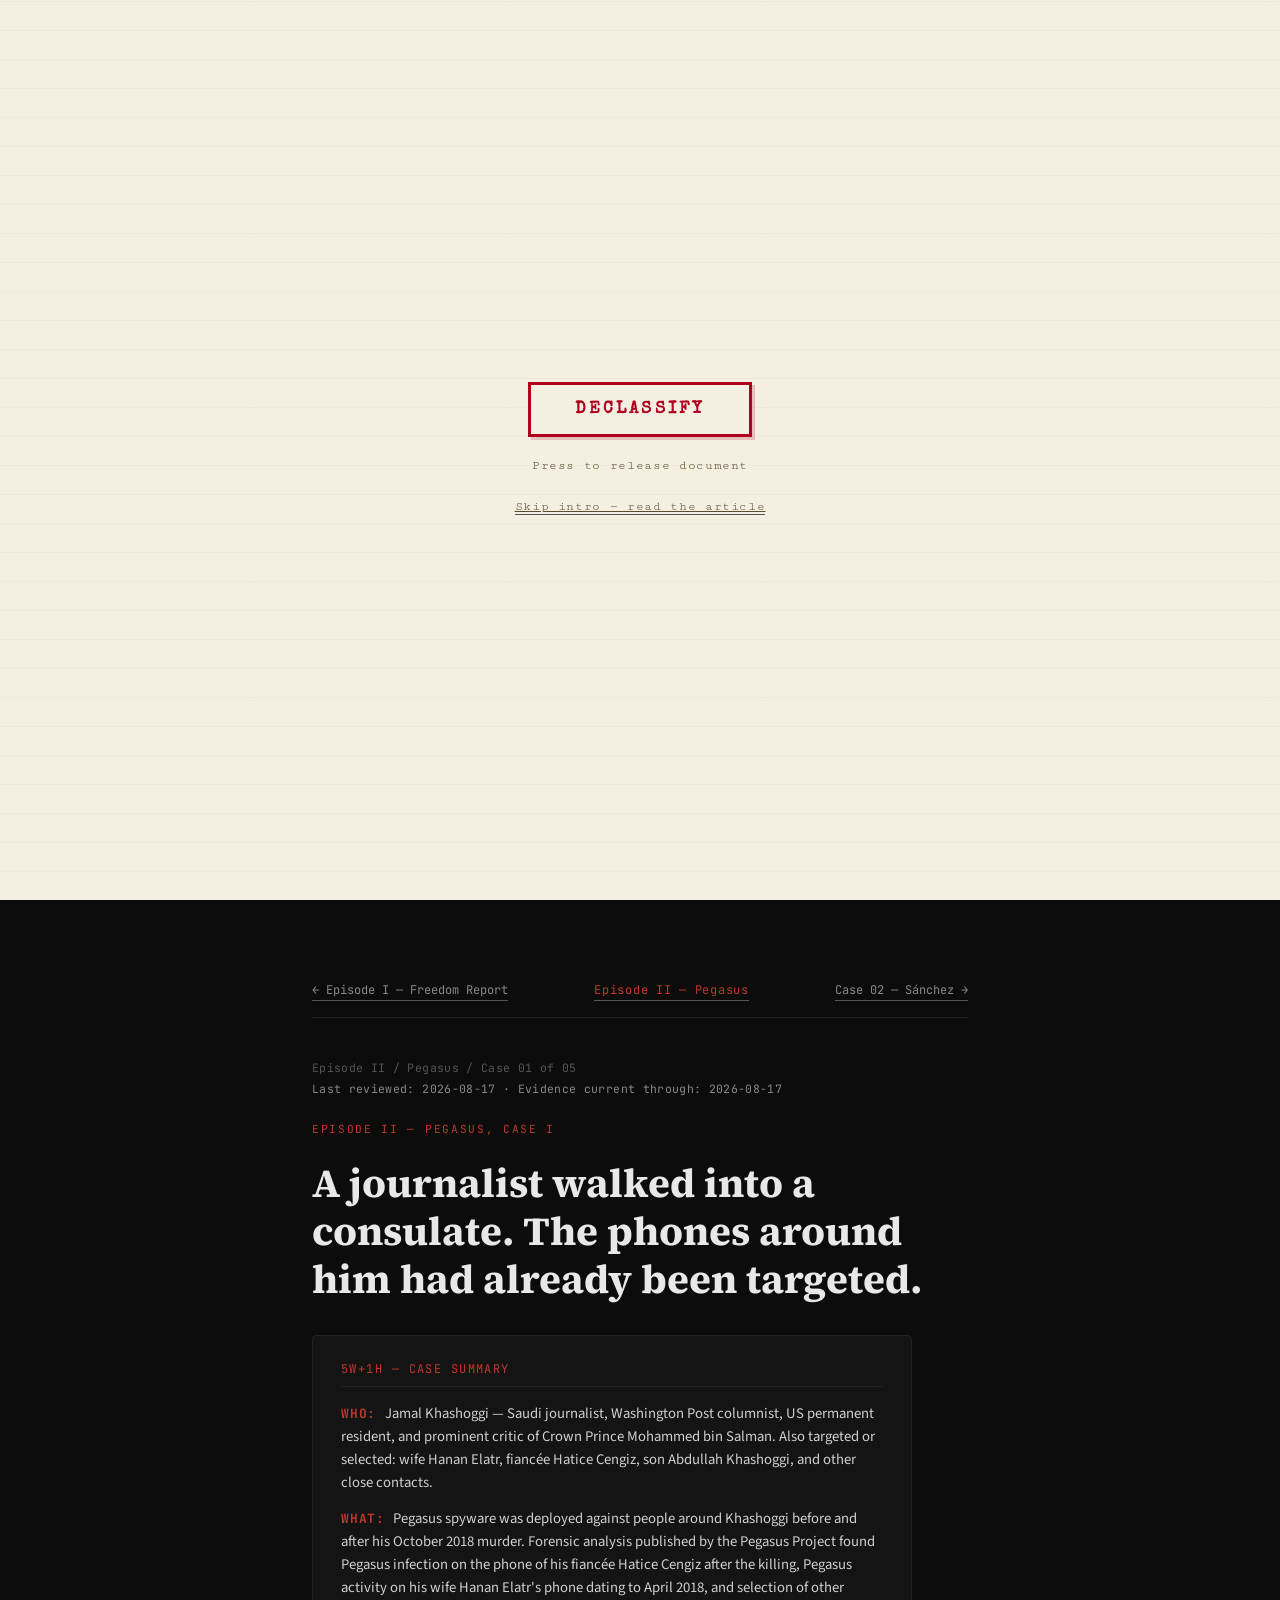
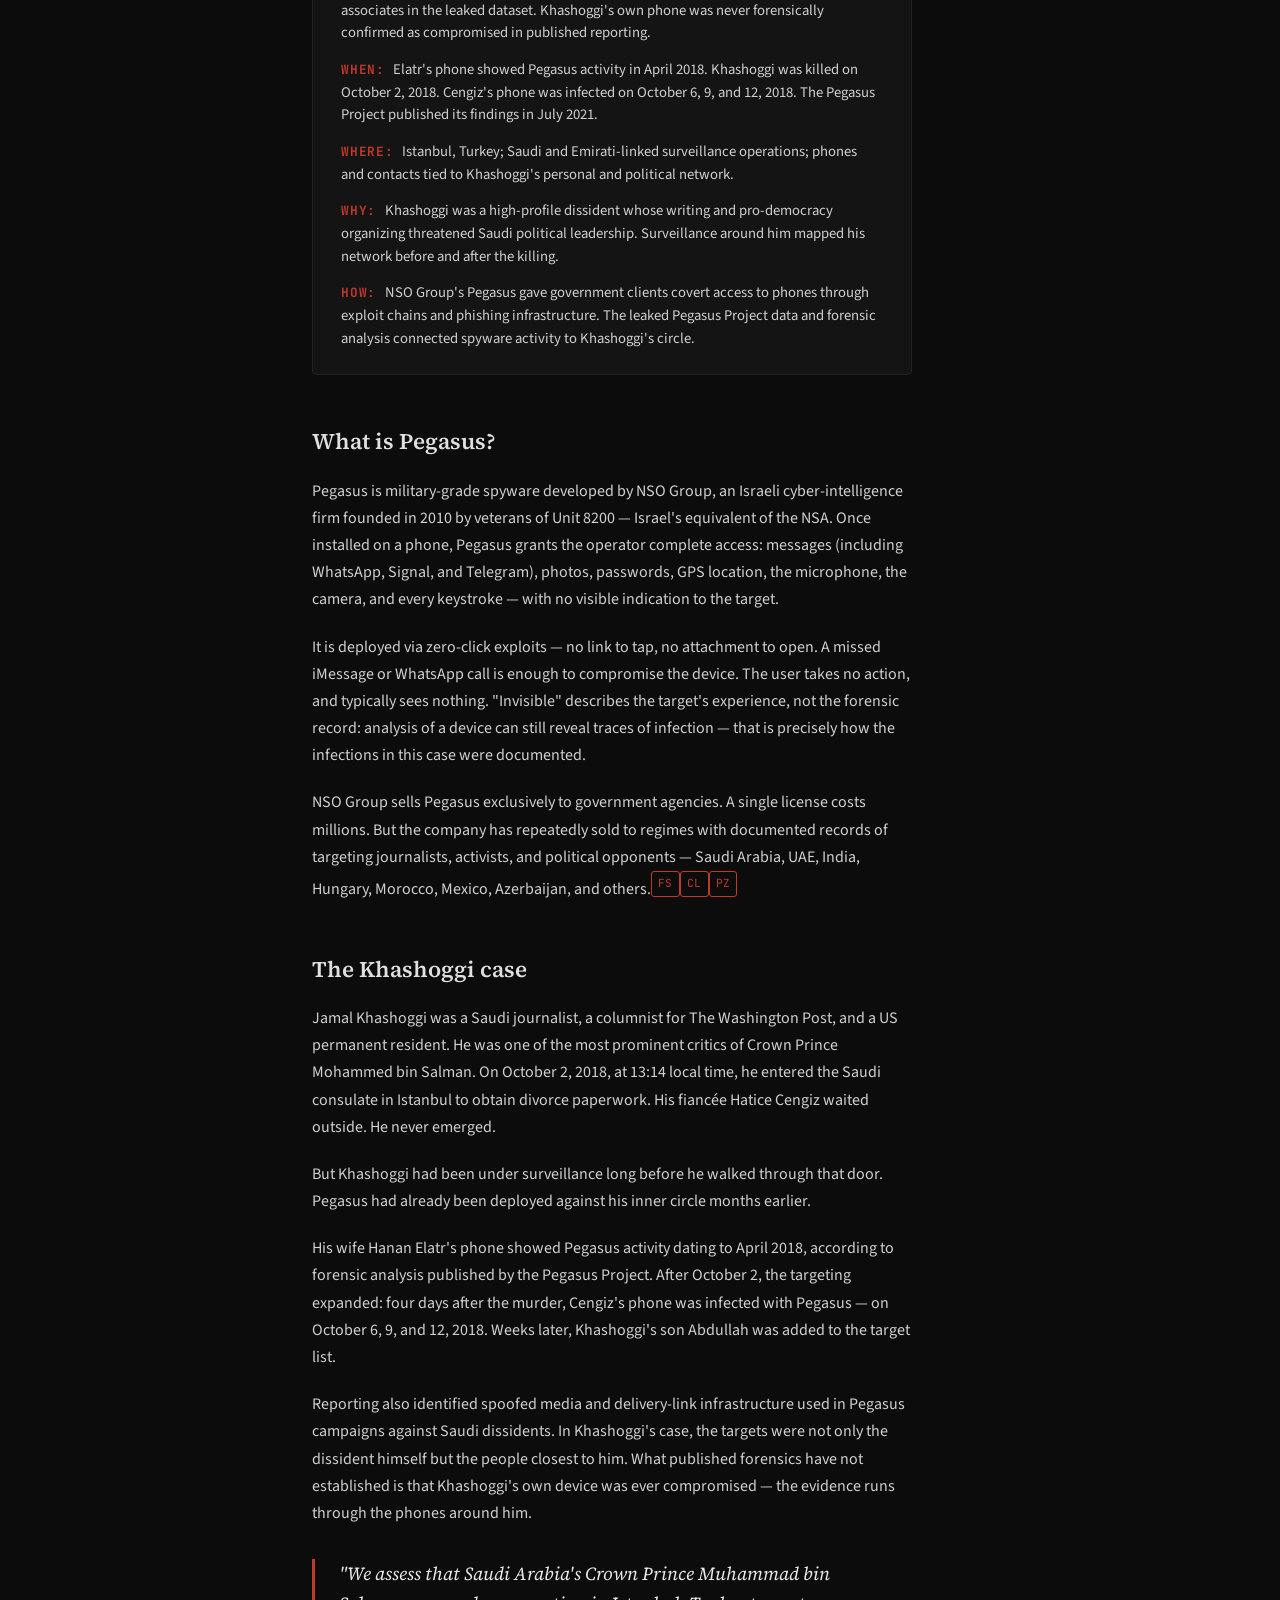
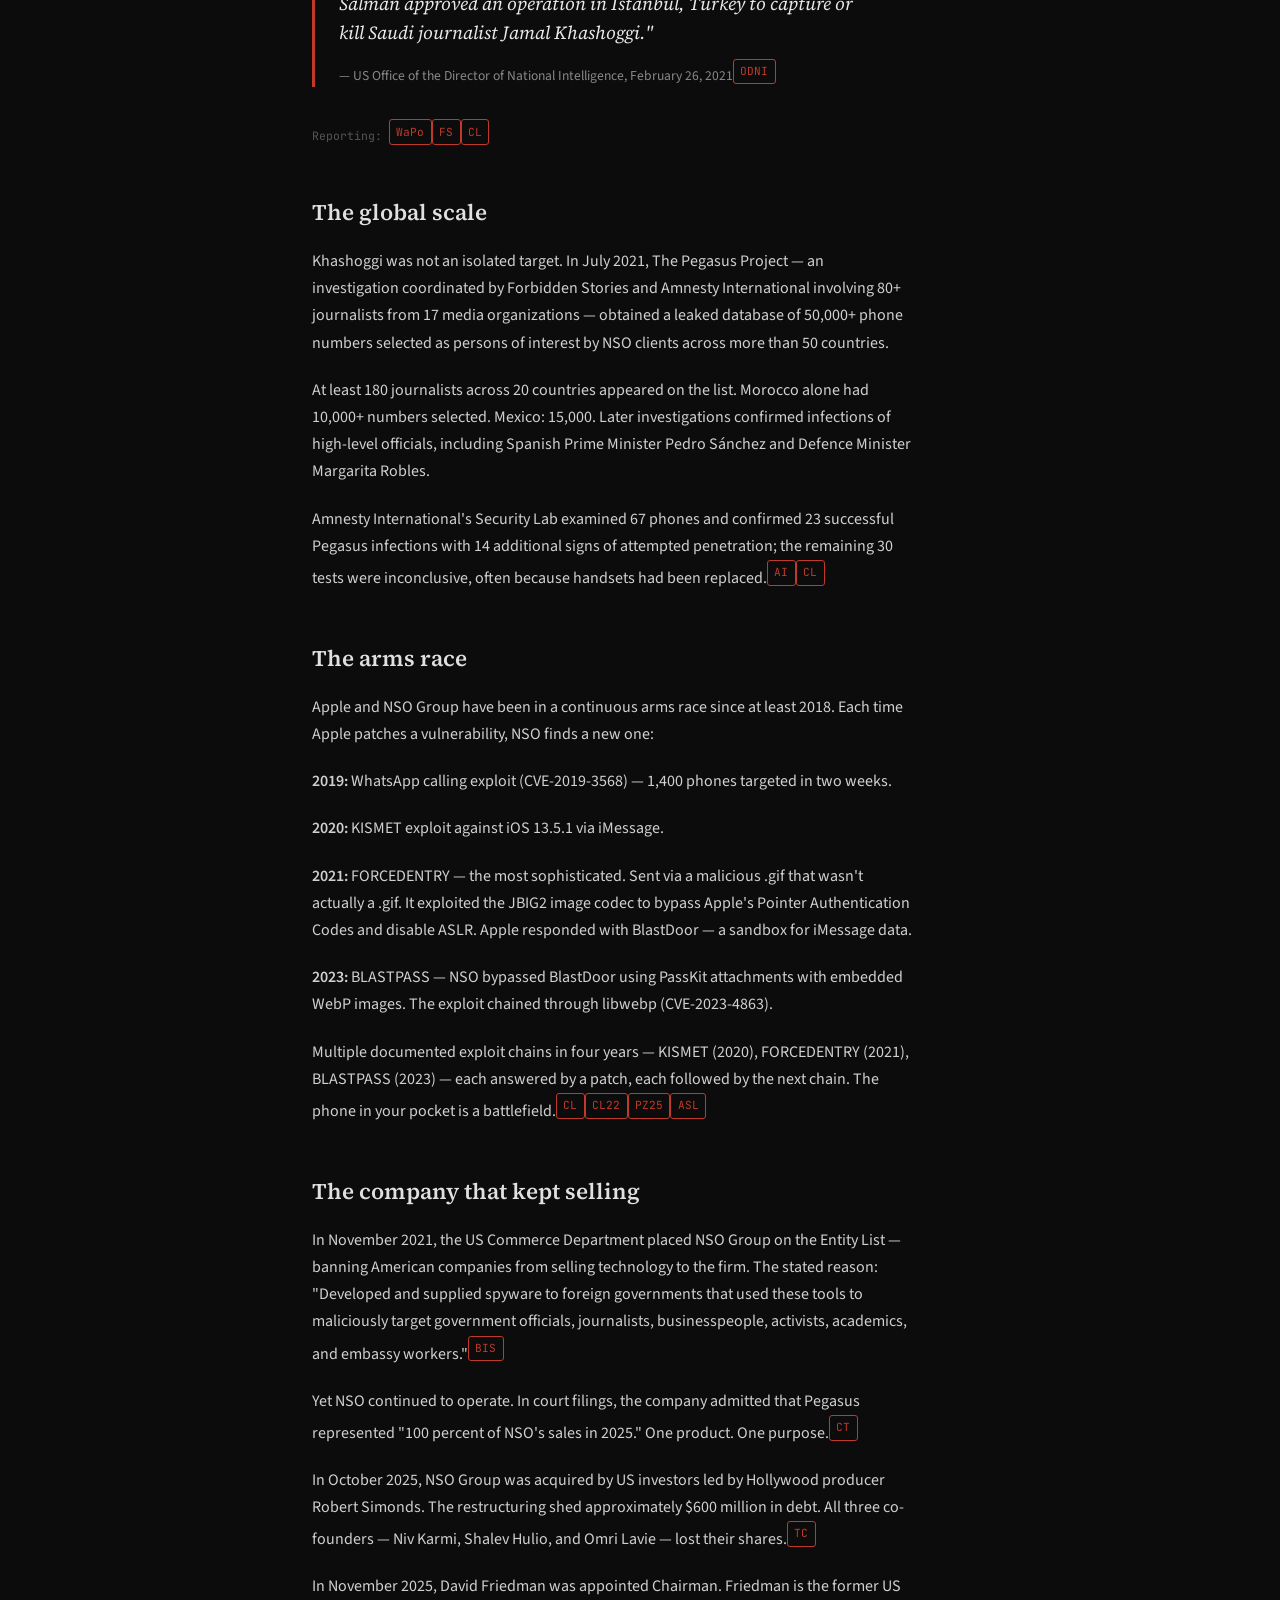
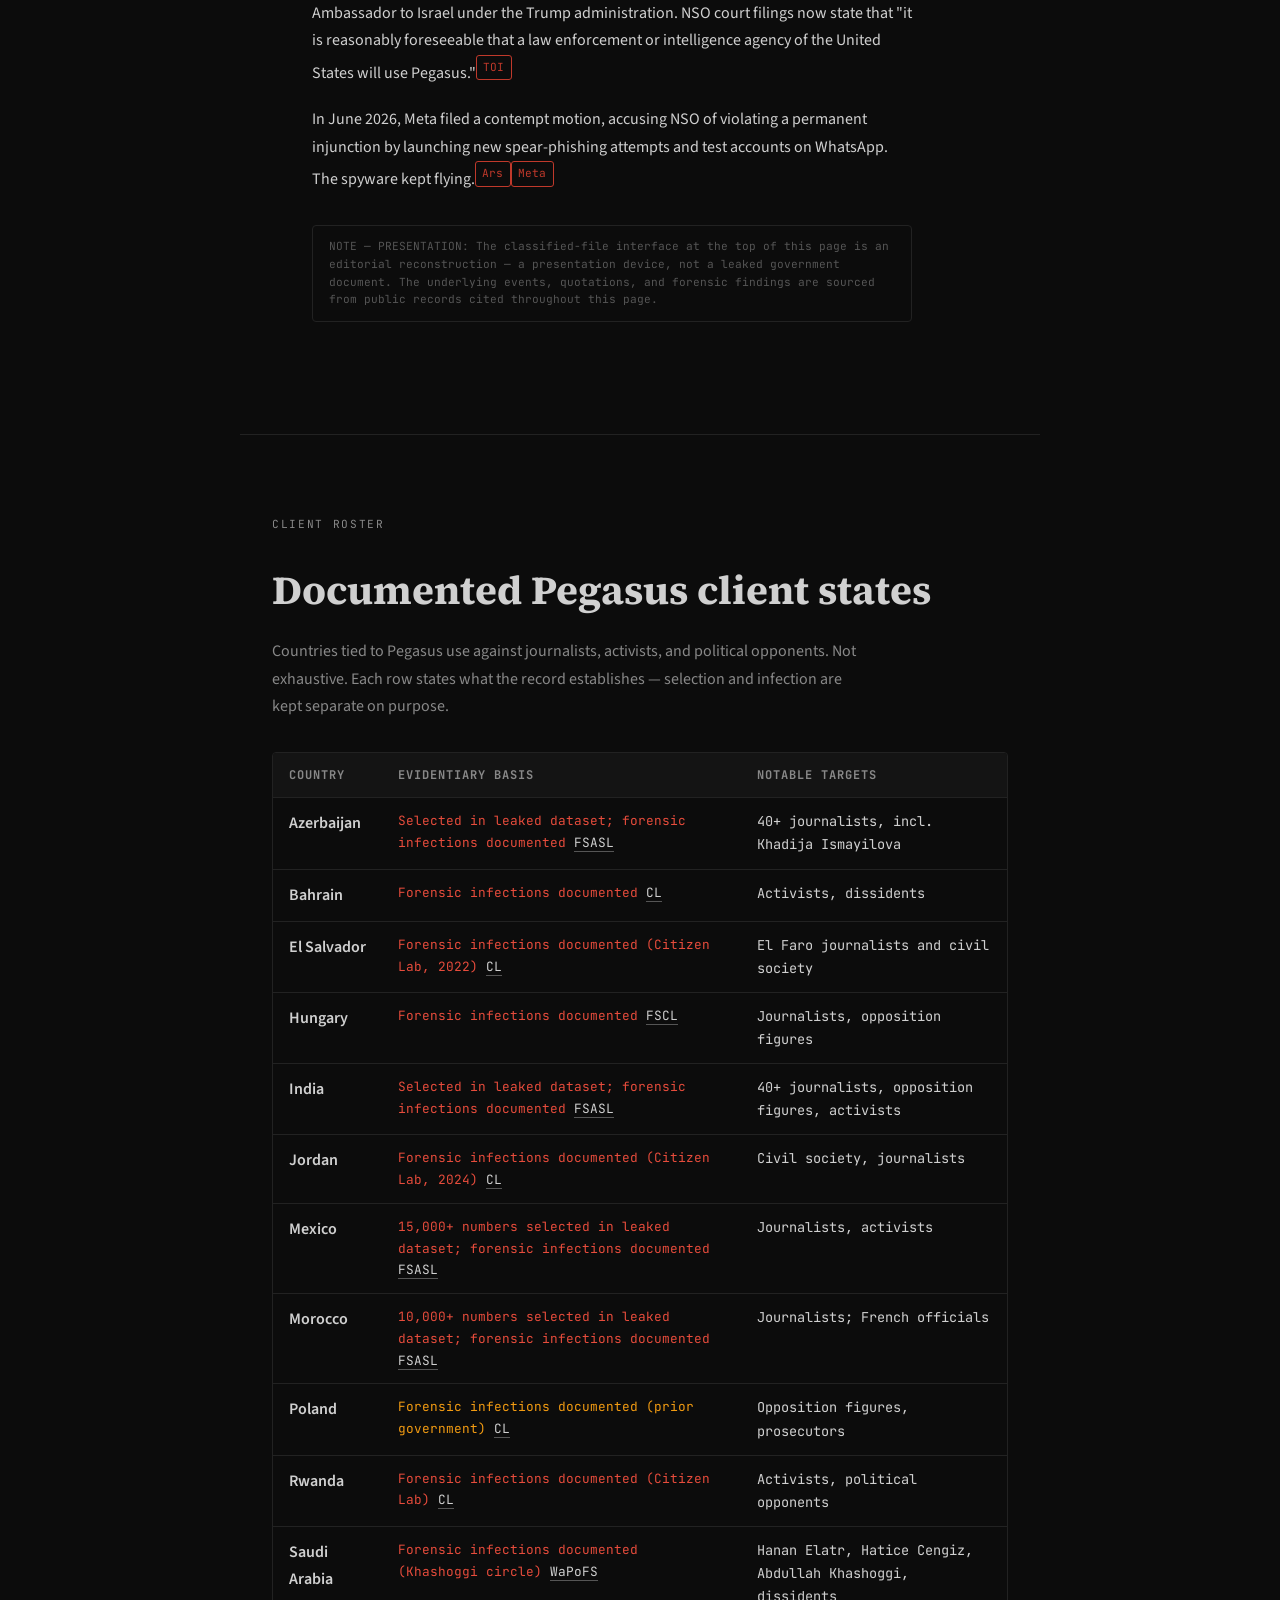
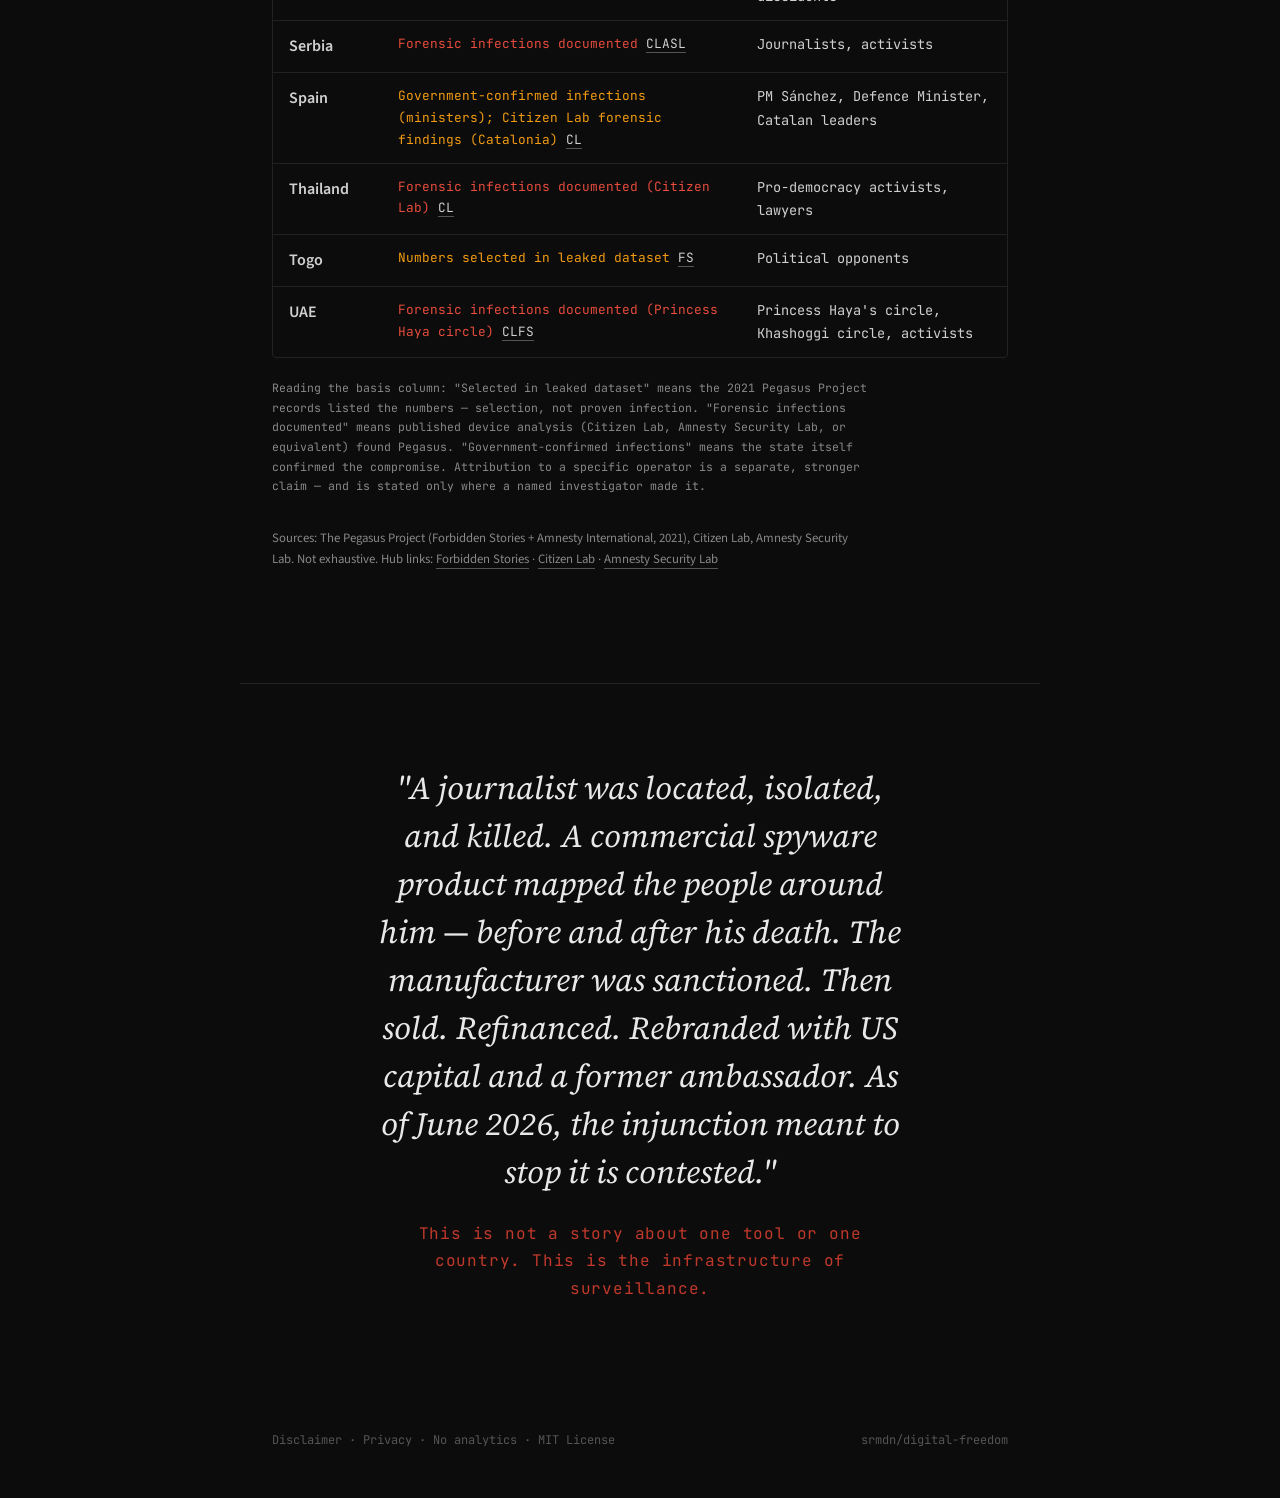
<file: sequences/pegasus-01-khashoggi.html>
<!DOCTYPE html>
<html lang="en">
<head>
<meta charset="UTF-8">
<meta name="viewport" content="width=device-width, initial-scale=1.0">
<title>Pegasus — Khashoggi | Digital Freedom</title>
<meta name="description" content="Case 1 of the Pegasus series: Jamal Khashoggi, spyware targeting, and surveillance that extended across his circle.">
<meta name="theme-color" content="#0c0c0c">
<meta name="robots" content="index,follow">
<link rel="canonical" href="https://srmdn.github.io/digital-freedom/sequences/pegasus-01-khashoggi.html">
<meta property="og:type" content="article">
<meta property="og:site_name" content="Digital Freedom">
<meta property="og:title" content="Pegasus — Khashoggi | Digital Freedom">
<meta property="og:description" content="Case 1 of the Pegasus series: Jamal Khashoggi, spyware targeting, and surveillance that extended across his circle.">
<meta property="og:url" content="https://srmdn.github.io/digital-freedom/sequences/pegasus-01-khashoggi.html">
<meta property="article:modified_time" content="2026-08-17">
<meta name="twitter:card" content="summary">
<meta name="twitter:title" content="Pegasus — Khashoggi | Digital Freedom">
<meta name="twitter:description" content="Case 1 of the Pegasus series: Jamal Khashoggi, spyware targeting, and surveillance that extended across his circle.">
<script type="application/ld+json">
{
  "@context": "https://schema.org",
  "@type": "Article",
  "headline": "Pegasus — Khashoggi",
  "description": "Case 01 of the Pegasus episode: the phones around Jamal Khashoggi were selected and infected before and after his death.",
  "mainEntityOfPage": "https://srmdn.github.io/digital-freedom/sequences/pegasus-01-khashoggi.html",
  "dateModified": "2026-08-17",
  "isAccessibleForFree": "True"
}
</script>
<link rel="icon" href="../favicon.svg" type="image/svg+xml">
<link rel="stylesheet" href="../assets/fonts.css">
<style>
  *, *::before, *::after { margin: 0; padding: 0; box-sizing: border-box; }

  :root {
    --bg: #0c0c0c;
    --surface: #141414;
    --border: #222;
    --text: #d0d0d0;
    --text-dim: #888;
    --text-muted: #555;
    --accent: #c0392b;
    --mono: 'JetBrains Mono', monospace;
    --serif: 'Source Serif 4', Georgia, serif;
    --sans: 'Source Sans 3', -apple-system, sans-serif;
  }

  html { scroll-behavior: smooth; }

  body {
    background: var(--bg);
    color: var(--text);
    font-family: var(--sans);
    font-size: 16px;
    line-height: 1.7;
    -webkit-font-smoothing: antialiased;
  }

  a { color: var(--text); text-decoration: none; border-bottom: 1px solid var(--text-muted); transition: color 0.2s, border-color 0.2s; }
  a:hover { color: #fff; border-color: #fff; }
  a:focus-visible {
    outline: 2px solid var(--accent);
    outline-offset: 4px;
    border-bottom-color: transparent;
  }

  button:focus-visible {
    outline: 2px solid #b00020;
    outline-offset: 3px;
  }

  .skip-link {
    position: absolute;
    left: 1rem;
    top: 1rem;
    transform: translateY(-200%);
    padding: 0.65rem 0.9rem;
    background: #b00020;
    color: #fff;
    border: none;
    border-radius: 4px;
    font-family: var(--mono);
    font-size: 0.8rem;
    z-index: 100;
  }

  .skip-link:focus {
    transform: translateY(0);
  }

  .sr-only {
    position: absolute;
    width: 1px;
    height: 1px;
    padding: 0;
    margin: -1px;
    overflow: hidden;
    clip: rect(0, 0, 0, 0);
    white-space: nowrap;
    border: 0;
  }

  /* ============== CLASSIFIED-INTEL TERMINAL HOOK ============== */
  .document {
    min-height: 100vh;
    width: 100%;
    max-width: none;
    height: auto;
    background: #f4efe1;
    background-image:
      repeating-linear-gradient(0deg, transparent, transparent 28px, rgba(120, 100, 70, 0.04) 28px, rgba(120, 100, 70, 0.04) 29px),
      radial-gradient(ellipse at 50% 0%, rgba(80, 60, 30, 0.05), transparent 70%),
      linear-gradient(180deg, #ece6d6 0%, #e0d9c6 100%);
    border: none;
    border-radius: 0;
    box-shadow: none;
    display: flex;
    flex-direction: column;
    overflow: hidden;
    position: relative;
    color: #1a1a1a;
    font-family: 'Special Elite', 'Cutive Mono', 'Courier New', monospace;
  }

  .document::before {
    content: '';
    position: absolute;
    inset: 0;
    background:
      radial-gradient(circle at 20% 30%, rgba(160, 140, 100, 0.08) 0%, transparent 40%),
      radial-gradient(circle at 80% 70%, rgba(120, 100, 70, 0.06) 0%, transparent 40%),
      radial-gradient(circle at 15% 85%, rgba(120, 80, 40, 0.08), transparent 25%),
      radial-gradient(circle at 90% 10%, rgba(100, 70, 30, 0.06), transparent 20%);
    pointer-events: none;
    z-index: 1;
  }

  .doc-header {
    padding: 14px 28px;
    border-bottom: 2px solid #1a1a1a;
    display: flex;
    justify-content: space-between;
    align-items: center;
    font-size: 12px;
    letter-spacing: 0.08em;
    text-transform: uppercase;
    color: #2a2a2a;
    position: relative;
    z-index: 5;
    background: rgba(244, 239, 225, 0.9);
  }

  .doc-header .file-id {
    font-family: 'Cutive Mono', monospace;
    opacity: 0.7;
  }

  .content {
    flex: 1;
    padding: 28px 40px 60px;
    max-width: 820px;
    width: 92vw;
    margin: 0 auto;
    overflow-y: auto;
    position: relative;
    z-index: 5;
    font-size: 15px;
    line-height: 1.7;
  }

  .content::-webkit-scrollbar { width: 8px; }
  .content::-webkit-scrollbar-track { background: rgba(201, 191, 168, 0.3); }
  .content::-webkit-scrollbar-thumb { background: #8a7d63; border-radius: 4px; }

  .line {
    margin-bottom: 4px;
    opacity: 0;
    transform: translateY(3px);
    transition: opacity 0.35s ease, transform 0.35s ease;
    white-space: pre-wrap;
    word-break: break-word;
  }

  .line.visible { opacity: 1; transform: translateY(0); }

  .line.classification {
    color: #b00020;
    font-weight: 700;
    font-size: 18px;
    letter-spacing: 0.12em;
    text-align: center;
    border-top: 3px double #b00020;
    border-bottom: 3px double #b00020;
    padding: 8px 0;
    margin: 8px 0 16px;
  }

  .line.section {
    font-weight: 700;
    font-size: 16px;
    text-transform: uppercase;
    letter-spacing: 0.06em;
    border-bottom: 1px solid #5a4a30;
    padding-bottom: 3px;
    margin: 20px 0 10px;
    color: #1a1a1a;
  }

  .line.text {
    color: #1a1a1a;
    margin-bottom: 6px;
  }

  .line.redacted {
    background: #1a1a1a;
    color: #b00020;
    border-radius: 1px;
    display: inline-block;
    padding: 0 6px;
    margin: 2px 0;
    user-select: none;
    letter-spacing: 0.05em;
  }

  .line.quote {
    font-style: italic;
    padding-left: 24px;
    border-left: 3px solid #5a4a30;
    margin: 10px 0;
    color: #2a2a2a;
  }

  .line.evidence {
    color: #5a5246;
    font-size: 12px;
    font-family: 'Cutive Mono', monospace;
    letter-spacing: 0.02em;
    margin-bottom: 3px;
  }

  .line.critical {
    color: #b00020;
    font-weight: 700;
    margin: 8px 0;
  }

  .line.stamp {
    color: #b00020;
    font-weight: 700;
    font-size: 22px;
    letter-spacing: 0.18em;
    text-align: center;
    border: 3px solid #b00020;
    padding: 10px;
    margin: 24px auto;
    display: inline-block;
    transform: rotate(-4deg);
    opacity: 0.85;
    box-shadow: inset 0 0 0 2px #f4efe1, inset 0 0 0 4px #b00020;
    text-shadow: 1px 1px 0 rgba(176, 0, 32, 0.3);
  }

  .line.stamp-wrap {
    text-align: center;
    margin: 28px 0;
  }

  .line.footer {
    border-top: 1px solid #5a4a30;
    padding-top: 12px;
    margin-top: 24px;
    font-size: 12px;
    font-family: 'Cutive Mono', monospace;
    color: #3a3a3a;
    letter-spacing: 0.02em;
  }

  .cursor {
    display: inline-block;
    width: 9px;
    height: 16px;
    background: #1a1a1a;
    animation: blink 1s step-end infinite;
    vertical-align: text-bottom;
    margin-left: 2px;
  }

  @keyframes blink { 0%, 100% { opacity: 1; } 50% { opacity: 0; } }

  .progress-bar {
    position: absolute;
    bottom: 0;
    left: 0;
    height: 3px;
    background: linear-gradient(90deg, #5a4a30, #b00020, #5a4a30);
    width: 0%;
    transition: width 0.5s ease;
    z-index: 20;
  }

  .start-btn {
    position: absolute;
    inset: 0;
    display: flex;
    flex-direction: column;
    align-items: center;
    justify-content: center;
    z-index: 50;
    background: #f4efe1;
    background-image:
      repeating-linear-gradient(0deg, transparent, transparent 28px, rgba(120, 100, 70, 0.04) 28px, rgba(120, 100, 70, 0.04) 29px);
    transition: opacity 0.5s;
  }

  .start-btn.hidden { opacity: 0; visibility: hidden; pointer-events: none; }

  .start-btn button {
    background: #f4efe1;
    color: #b00020;
    border: 3px solid #b00020;
    padding: 16px 44px;
    font-size: 17px;
    font-family: 'Special Elite', monospace;
    letter-spacing: 0.18em;
    cursor: pointer;
    transition: all 0.2s;
    text-transform: uppercase;
    font-weight: 700;
    box-shadow: 3px 3px 0 rgba(176, 0, 32, 0.2);
  }

  .start-btn button:hover { background: #b00020; color: #f4efe1; }

  .start-btn p {
    margin-top: 18px;
    color: #5a4a30;
    font-size: 13px;
    font-family: 'Cutive Mono', monospace;
    letter-spacing: 0.05em;
  }

  .start-btn p a { color: #5a4a30; text-decoration: underline; }
  .start-btn p a:hover { color: #1a1a1a; }

  .watermark {
    position: absolute;
    top: 50%;
    left: 50%;
    transform: translate(-50%, -50%) rotate(-28deg);
    font-size: 90px;
    font-weight: 700;
    color: rgba(176, 0, 32, 0.06);
    letter-spacing: 0.15em;
    pointer-events: none;
    z-index: 2;
    white-space: nowrap;
    font-family: 'Special Elite', monospace;
  }

  .fade-in { animation: fadeIn 1s ease-in; }
  @keyframes fadeIn { from { opacity: 0; } to { opacity: 1; } }

  .glitch { animation: glitch 0.3s ease-in-out; }
  @keyframes glitch {
    0% { transform: translate(0); }
    25% { transform: translate(-1px, 1px); }
    50% { transform: translate(1px, -1px); }
    75% { transform: translate(-1px, 0); }
    100% { transform: translate(0); }
  }

  /* ============== SCROLL HINT ============== */
  .scroll-hint {
    display: block;
    width: 100%;
    text-align: center;
    padding: 2rem;
    font-family: var(--mono);
    font-size: 0.8rem;
    color: var(--text-muted);
    animation: pulse 2s ease-in-out infinite;
    cursor: pointer;
    border: none;
    border-bottom: 1px solid var(--border);
    background: var(--bg);
  }

  .scroll-hint.hidden { display: none; }
  @keyframes pulse { 0%, 100% { opacity: 0.4; } 50% { opacity: 1; } }

  /* ============== ESSAY ============== */
  .essay {
    max-width: 720px;
    margin: 0 auto;
    padding: 5rem 2rem;
    position: relative;
    z-index: 10;
  }

  .essay h1 {
    font-family: var(--serif);
    font-size: clamp(1.8rem, 4vw, 2.5rem);
    font-weight: 700;
    line-height: 1.2;
    margin-bottom: 1.5rem;
    color: #e8e8e8;
  }

  .essay h2 {
    font-family: var(--serif);
    font-size: 1.4rem;
    font-weight: 600;
    margin-top: 3rem;
    margin-bottom: 1rem;
    color: #e0e0e0;
  }

  .essay p {
    margin-bottom: 1.25rem;
    max-width: 600px;
  }

  .essay blockquote {
    font-family: var(--serif);
    font-style: italic;
    font-size: 1.15rem;
    line-height: 1.6;
    color: #e8e8e8;
    border-left: 3px solid var(--accent);
    padding-left: 1.5rem;
    margin: 2rem 0;
    max-width: 560px;
  }

  .essay blockquote cite {
    display: block;
    font-style: normal;
    font-family: var(--sans);
    font-size: 0.85rem;
    color: var(--text-dim);
    margin-top: 0.75rem;
  }

  .essay .source-ref {
    display: inline-block;
    font-family: var(--mono);
    font-size: 0.7rem;
    color: var(--accent);
    border: 1px solid var(--accent);
    padding: 0.15rem 0.4rem;
    border-radius: 3px;
    vertical-align: super;
    cursor: pointer;
    transition: background 0.15s, color 0.15s;
    text-decoration: none;
    position: relative;
    z-index: 1;
  }

  .essay .source-ref:hover { background: var(--accent); color: #fff; }

  .section-label {
    font-family: var(--mono);
    font-size: 0.7rem;
    color: var(--accent);
    letter-spacing: 0.15em;
    text-transform: uppercase;
    margin-bottom: 1rem;
  }

  /* === CASE NAV + METADATA === */
  .case-nav {
    display: flex;
    justify-content: space-between;
    align-items: center;
    gap: 1rem;
    flex-wrap: wrap;
    font-family: var(--mono);
    font-size: 0.75rem;
    margin-bottom: 2.5rem;
    padding-bottom: 1rem;
    border-bottom: 1px solid var(--border);
  }

  .case-nav a {
    color: var(--text-dim);
    border-bottom: 1px solid var(--text-muted);
  }

  .case-nav a:hover { color: #fff; border-bottom-color: #fff; }
  .case-nav .case-nav-context { color: var(--accent); letter-spacing: 0.06em; }

  .pub-meta {
    font-family: var(--mono);
    font-size: 0.72rem;
    color: var(--text-muted);
    letter-spacing: 0.03em;
    margin-bottom: 2rem;
    line-height: 1.8;
  }

  .pub-meta span { color: var(--text-dim); }

  .sim-note {
    font-family: var(--mono);
    font-size: 0.7rem;
    color: var(--text-muted);
    border: 1px solid var(--border);
    padding: 0.75rem 1rem;
    border-radius: 4px;
    margin: 2rem 0;
    line-height: 1.6;
    max-width: 600px;
  }

  .evidence-legend {
    font-family: var(--mono);
    font-size: 0.72rem;
    color: var(--text-muted);
    line-height: 1.7;
    margin-bottom: 1.5rem;
    max-width: 600px;
  }

  .divider {
    border: none;
    height: 1px;
    background: var(--border);
    max-width: 800px;
    margin: 0 auto;
  }

  /* ============== 5W+1H SUMMARY ============== */
  .five-w {
    border: 1px solid var(--border);
    border-radius: 4px;
    padding: 1.5rem 1.75rem;
    margin: 2rem 0 3rem;
    background: var(--surface);
    max-width: 600px;
  }

  .five-w .five-w-title {
    font-family: var(--mono);
    font-size: 0.75rem;
    color: var(--accent);
    letter-spacing: 0.12em;
    text-transform: uppercase;
    margin-bottom: 1rem;
    border-bottom: 1px solid var(--border);
    padding-bottom: 0.5rem;
  }

  .five-w p {
    margin-bottom: 0.85rem;
    font-size: 0.92rem;
    line-height: 1.55;
    max-width: none;
  }

  .five-w p:last-child { margin-bottom: 0; }

  .five-w strong {
    font-family: var(--mono);
    font-size: 0.8rem;
    color: var(--accent);
    letter-spacing: 0.06em;
    margin-right: 0.35rem;
  }

  /* ============== DATA SECTION ============== */
  .data-section {
    max-width: 800px;
    margin: 0 auto;
    padding: 5rem 2rem;
  }

  .data-section h2 {
    font-family: var(--serif);
    font-size: clamp(1.8rem, 4vw, 2.5rem);
    font-weight: 700;
    line-height: 1.2;
    margin-bottom: 1.5rem;
  }

  .data-section > p {
    margin-bottom: 2rem;
    max-width: 600px;
    color: var(--text-dim);
  }

  .comparison-table {
    border: 1px solid var(--border);
    border-radius: 4px;
    overflow-x: auto;
  }

  .col-country { flex: 2; font-weight: 600; }
  .col-score { flex: 1; text-align: left; font-family: var(--mono); font-size: 0.85rem; }
  .col-status { flex: 1.5; font-family: var(--mono); font-size: 0.8rem; }

  .comparison-table table { width: 100%; min-width: 640px; border-collapse: collapse; text-align: left; }
  .comparison-table th, .comparison-table td { padding: 0.75rem 1rem; border-bottom: 1px solid var(--border); vertical-align: top; }
  .comparison-table thead th { background: var(--surface); font-family: var(--mono); font-size: 0.75rem; color: var(--text-dim); text-transform: uppercase; letter-spacing: 0.08em; }
  .comparison-table tbody th { text-align: left; }
  .comparison-table tbody tr:last-child > * { border-bottom: 0; }

  .score-green { color: #27ae60; }
  .score-yellow { color: #f39c12; }
  .score-red { color: #e74c3c; }

  .data-sources {
    margin-top: 1.5rem;
    font-size: 0.8rem;
    color: var(--text-muted);
  }

  .data-sources a {
    color: var(--text-dim);
    font-size: 0.8rem;
    border-bottom: 1px solid var(--text-muted);
  }

  /* ============== CLOSING ============== */
  .closing {
    min-height: 60vh;
    display: flex;
    flex-direction: column;
    align-items: center;
    justify-content: center;
    text-align: center;
    padding: 5rem 2rem;
    max-width: 600px;
    margin: 0 auto;
  }

  .closing blockquote {
    font-family: var(--serif);
    font-size: clamp(1.5rem, 3vw, 2rem);
    font-style: italic;
    line-height: 1.5;
    color: #e8e8e8;
    border-left: none;
    padding: 0;
    margin-bottom: 1.5rem;
  }

  .closing .closing-line {
    font-family: var(--mono);
    font-size: 1rem;
    color: var(--accent);
    letter-spacing: 0.05em;
  }

  /* ============== FOOTER ============== */
  footer {
    padding: 3rem 2rem;
    max-width: 800px;
    margin: 0 auto;
    display: flex;
    justify-content: space-between;
    align-items: center;
    flex-wrap: wrap;
    gap: 1rem;
  }

  footer p, footer a {
    font-family: var(--mono);
    font-size: 0.75rem;
    color: var(--text-muted);
    border-bottom: none;
  }

  footer a:hover { color: #fff; }

  @media (max-width: 600px) {
    .content { padding: 1rem 1.25rem; }
    .essay, .data-section { padding: 3rem 1.5rem; }
  }

  @media (prefers-reduced-motion: reduce) {
    html { scroll-behavior: auto; }
    .line { transition: none; }
    .cursor { animation: none; }
    .glitch { animation: none; }
    .fade-in { animation: none; }
    .progress-bar { transition: none; }
    .scroll-hint { animation: none; }
    .start-btn { transition: none; }
  }
</style>
</head>
<body>

<a href="#essay" class="skip-link">Skip to article</a>

<!-- ========== CLASSIFIED-INTEL TERMINAL HOOK ========== -->
<div class="document" id="terminalHook">
  <div class="watermark">CLASSIFIED</div>
  <div class="doc-header">
    <span>CENTRAL INTELLIGENCE AGENCY — DIRECTORATE OF OPERATIONS</span>
    <span class="file-id">FILE: 2018-IST-0937 / PEGASUS — EDITORIAL RECONSTRUCTION</span>
  </div>
  <div class="content" id="content"></div>
  <div class="progress-bar" id="progress"></div>
  <div class="start-btn" id="startBtn">
    <button onclick="startSequence()">DECLASSIFY</button>
    <p>Press to release document</p>
    <p><a href="#essay">Skip intro — read the article</a></p>
    <noscript><p style="margin-top:24px; max-width:420px">JavaScript is disabled, so the interactive intro cannot play. The full article below is readable without it.</p></noscript>
  </div>
</div>

<button class="scroll-hint hidden" id="scrollHint" onclick="document.getElementById('essay').scrollIntoView({behavior: matchMedia('(prefers-reduced-motion: reduce)').matches ? 'auto' : 'smooth'})">
  ↓ Continue reading
</button>

<!-- ========== ESSAY ========== -->
<section class="essay" id="essay">

  <nav class="case-nav" aria-label="Case navigation">
    <a href="freedom-report.html">← Episode I — Freedom Report</a>
    <a href="../index.html#episode-ii" class="case-nav-context">Episode II — Pegasus</a>
    <a href="pegasus-02-sanchez.html">Case 02 — Sánchez →</a>
  </nav>

  <p class="pub-meta">Episode II / Pegasus / Case 01 of 05<br><span>Last reviewed: 2026-08-17 · Evidence current through: 2026-08-17</span></p>

  <p class="section-label">Episode II — Pegasus, Case I</p>
  <h1>A journalist walked into a consulate. The phones around him had already been targeted.</h1>

  <div class="five-w">
    <p class="five-w-title">5W+1H — Case Summary</p>
    <p><strong>WHO:</strong> Jamal Khashoggi — Saudi journalist, Washington Post columnist, US permanent resident, and prominent critic of Crown Prince Mohammed bin Salman. Also targeted or selected: wife Hanan Elatr, fiancée Hatice Cengiz, son Abdullah Khashoggi, and other close contacts.</p>
    <p><strong>WHAT:</strong> Pegasus spyware was deployed against people around Khashoggi before and after his October 2018 murder. Forensic analysis published by the Pegasus Project found Pegasus infection on the phone of his fiancée Hatice Cengiz after the killing, Pegasus activity on his wife Hanan Elatr's phone dating to April 2018, and selection of other associates in the leaked dataset. Khashoggi's own phone was never forensically confirmed as compromised in published reporting.</p>
    <p><strong>WHEN:</strong> Elatr's phone showed Pegasus activity in April 2018. Khashoggi was killed on October 2, 2018. Cengiz's phone was infected on October 6, 9, and 12, 2018. The Pegasus Project published its findings in July 2021.</p>
    <p><strong>WHERE:</strong> Istanbul, Turkey; Saudi and Emirati-linked surveillance operations; phones and contacts tied to Khashoggi's personal and political network.</p>
    <p><strong>WHY:</strong> Khashoggi was a high-profile dissident whose writing and pro-democracy organizing threatened Saudi political leadership. Surveillance around him mapped his network before and after the killing.</p>
    <p><strong>HOW:</strong> NSO Group's Pegasus gave government clients covert access to phones through exploit chains and phishing infrastructure. The leaked Pegasus Project data and forensic analysis connected spyware activity to Khashoggi's circle.</p>
  </div>

  <h2>What is Pegasus?</h2>

  <p>Pegasus is military-grade spyware developed by NSO Group, an Israeli cyber-intelligence firm founded in 2010 by veterans of Unit 8200 — Israel's equivalent of the NSA. Once installed on a phone, Pegasus grants the operator complete access: messages (including WhatsApp, Signal, and Telegram), photos, passwords, GPS location, the microphone, the camera, and every keystroke — with no visible indication to the target.</p>

  <p>It is deployed via zero-click exploits — no link to tap, no attachment to open. A missed iMessage or WhatsApp call is enough to compromise the device. The user takes no action, and typically sees nothing. "Invisible" describes the target's experience, not the forensic record: analysis of a device can still reveal traces of infection — that is precisely how the infections in this case were documented.</p>

  <p>NSO Group sells Pegasus exclusively to government agencies. A single license costs millions. But the company has repeatedly sold to regimes with documented records of targeting journalists, activists, and political opponents — Saudi Arabia, UAE, India, Hungary, Morocco, Mexico, Azerbaijan, and others.<a class="source-ref" href="https://forbiddenstories.org/about-the-pegasus-project/" target="_blank" rel="noopener noreferrer" aria-label="Source FS — forbiddenstories.org">FS</a><a class="source-ref" href="https://citizenlab.ca/research/forcedentry-nso-group-imessage-zero-click-exploit-captured-in-the-wild/" target="_blank" rel="noopener noreferrer" aria-label="Source CL — citizenlab.ca">CL</a><a class="source-ref" href="https://projectzero.google/2021/12/a-deep-dive-into-nso-zero-click.html" target="_blank" rel="noopener noreferrer" aria-label="Source PZ — projectzero.google">PZ</a></p>

  <h2>The Khashoggi case</h2>

  <p>Jamal Khashoggi was a Saudi journalist, a columnist for The Washington Post, and a US permanent resident. He was one of the most prominent critics of Crown Prince Mohammed bin Salman. On October 2, 2018, at 13:14 local time, he entered the Saudi consulate in Istanbul to obtain divorce paperwork. His fiancée Hatice Cengiz waited outside. He never emerged.</p>

  <p>But Khashoggi had been under surveillance long before he walked through that door. Pegasus had already been deployed against his inner circle months earlier.</p>

  <p>His wife Hanan Elatr's phone showed Pegasus activity dating to April 2018, according to forensic analysis published by the Pegasus Project. After October 2, the targeting expanded: four days after the murder, Cengiz's phone was infected with Pegasus — on October 6, 9, and 12, 2018. Weeks later, Khashoggi's son Abdullah was added to the target list.</p>

  <p>Reporting also identified spoofed media and delivery-link infrastructure used in Pegasus campaigns against Saudi dissidents. In Khashoggi's case, the targets were not only the dissident himself but the people closest to him. What published forensics have not established is that Khashoggi's own device was ever compromised — the evidence runs through the phones around him.</p>

  <blockquote>
    "We assess that Saudi Arabia's Crown Prince Muhammad bin Salman approved an operation in Istanbul, Turkey to capture or kill Saudi journalist Jamal Khashoggi."
    <cite>— US Office of the Director of National Intelligence, February 26, 2021<a class="source-ref" href="https://www.odni.gov/" target="_blank" rel="noopener noreferrer" aria-label="Source ODNI — www.odni.gov">ODNI</a></cite>
  </blockquote>

  <p class="evidence-legend">Reporting: <a class="source-ref" href="https://www.washingtonpost.com/investigations/interactive/2021/nso-spyware-pegasus-cellphones/" target="_blank" rel="noopener noreferrer" aria-label="Source WaPo — www.washingtonpost.com">WaPo</a><a class="source-ref" href="https://forbiddenstories.org/pegasus-the-new-global-weapon-for-silencing-journalists/" target="_blank" rel="noopener noreferrer" aria-label="Source FS — forbiddenstories.org">FS</a><a class="source-ref" href="https://citizenlab.ca/research/forcedentry-nso-group-imessage-zero-click-exploit-captured-in-the-wild/" target="_blank" rel="noopener noreferrer" aria-label="Source CL — citizenlab.ca">CL</a></p>

  <h2>The global scale</h2>

  <p>Khashoggi was not an isolated target. In July 2021, The Pegasus Project — an investigation coordinated by Forbidden Stories and Amnesty International involving 80+ journalists from 17 media organizations — obtained a leaked database of 50,000+ phone numbers selected as persons of interest by NSO clients across more than 50 countries.</p>

  <p>At least 180 journalists across 20 countries appeared on the list. Morocco alone had 10,000+ numbers selected. Mexico: 15,000. Later investigations confirmed infections of high-level officials, including Spanish Prime Minister Pedro Sánchez and Defence Minister Margarita Robles.</p>

  <p>Amnesty International's Security Lab examined 67 phones and confirmed 23 successful Pegasus infections with 14 additional signs of attempted penetration; the remaining 30 tests were inconclusive, often because handsets had been replaced.<a class="source-ref" href="https://www.amnesty.org/en/latest/press-release/2021/07/the-pegasus-project/" target="_blank" rel="noopener noreferrer" aria-label="Source AI — www.amnesty.org">AI</a><a class="source-ref" href="https://citizenlab.ca/spyware-litigation-tracker-legal-challenges-and-formal-complaints-related-to-mercenary-spyware/" target="_blank" rel="noopener noreferrer" aria-label="Source CL — citizenlab.ca">CL</a></p>

  <h2>The arms race</h2>

  <p>Apple and NSO Group have been in a continuous arms race since at least 2018. Each time Apple patches a vulnerability, NSO finds a new one:</p>

  <p><strong>2019:</strong> WhatsApp calling exploit (CVE-2019-3568) — 1,400 phones targeted in two weeks.</p>
  <p><strong>2020:</strong> KISMET exploit against iOS 13.5.1 via iMessage.</p>
  <p><strong>2021:</strong> FORCEDENTRY — the most sophisticated. Sent via a malicious .gif that wasn't actually a .gif. It exploited the JBIG2 image codec to bypass Apple's Pointer Authentication Codes and disable ASLR. Apple responded with BlastDoor — a sandbox for iMessage data.</p>
  <p><strong>2023:</strong> BLASTPASS — NSO bypassed BlastDoor using PassKit attachments with embedded WebP images. The exploit chained through libwebp (CVE-2023-4863).</p>

  <p>Multiple documented exploit chains in four years — KISMET (2020), FORCEDENTRY (2021), BLASTPASS (2023) — each answered by a patch, each followed by the next chain. The phone in your pocket is a battlefield.<a class="source-ref" href="https://citizenlab.ca/research/forcedentry-nso-group-imessage-zero-click-exploit-captured-in-the-wild/" target="_blank" rel="noopener noreferrer" aria-label="Source CL — citizenlab.ca">CL</a><a class="source-ref" href="https://citizenlab.ca/research/nso-groups-pegasus-spyware-returns-in-2022/" target="_blank" rel="noopener noreferrer" aria-label="Source CL22 — citizenlab.ca">CL22</a><a class="source-ref" href="https://projectzero.google/2025/03/blasting-past-webp.html" target="_blank" rel="noopener noreferrer" aria-label="Source PZ25 — projectzero.google">PZ25</a><a class="source-ref" href="https://securitylab.amnesty.org/latest/2023/12/pegasus-zero-click-exploit-threatens-journalists-in-india/" target="_blank" rel="noopener noreferrer" aria-label="Source ASL — securitylab.amnesty.org">ASL</a></p>

  <h2>The company that kept selling</h2>

  <p>In November 2021, the US Commerce Department placed NSO Group on the Entity List — banning American companies from selling technology to the firm. The stated reason: "Developed and supplied spyware to foreign governments that used these tools to maliciously target government officials, journalists, businesspeople, activists, academics, and embassy workers."<a class="source-ref" href="https://www.bis.gov/press-release/commerce-adds-nso-group-other-foreign-companies-entity-list-malicious-cyber-activities" target="_blank" rel="noopener noreferrer" aria-label="Source BIS — www.bis.gov">BIS</a></p>

  <p>Yet NSO continued to operate. In court filings, the company admitted that Pegasus represented "100 percent of NSO's sales in 2025." One product. One purpose.<a class="source-ref" href="https://www.courtlistener.com/docket/16395340/whatsapp-inc-v-nso-group-technologies-limited/" target="_blank" rel="noopener noreferrer" aria-label="Source CT — www.courtlistener.com">CT</a></p>

  <p>In October 2025, NSO Group was acquired by US investors led by Hollywood producer Robert Simonds. The restructuring shed approximately $600 million in debt. All three co-founders — Niv Karmi, Shalev Hulio, and Omri Lavie — lost their shares.<a class="source-ref" href="https://techcrunch.com/2025/10/10/spyware-maker-nso-group-confirms-acquisition-by-us-investors/" target="_blank" rel="noopener noreferrer" aria-label="Source TC — techcrunch.com">TC</a></p>

  <p>In November 2025, David Friedman was appointed Chairman. Friedman is the former US Ambassador to Israel under the Trump administration. NSO court filings now state that "it is reasonably foreseeable that a law enforcement or intelligence agency of the United States will use Pegasus."<a class="source-ref" href="https://www.timesofisrael.com/seeking-to-get-off-us-blacklist-spyware-firm-nso-taps-ex-envoy-friedman-as-chairman/" target="_blank" rel="noopener noreferrer" aria-label="Source TOI — www.timesofisrael.com">TOI</a></p>

  <p>In June 2026, Meta filed a contempt motion, accusing NSO of violating a permanent injunction by launching new spear-phishing attempts and test accounts on WhatsApp. The spyware kept flying.<a class="source-ref" href="https://arstechnica.com/tech-policy/2026/06/meta-alleges-nso-violated-spyware-injunction-with-new-whatsapp-attacks/" target="_blank" rel="noopener noreferrer" aria-label="Source Ars — arstechnica.com">Ars</a><a class="source-ref" href="https://about.fb.com/news/2026/06/fighting-spyware-an-update-from-whatsapp/" target="_blank" rel="noopener noreferrer" aria-label="Source Meta — about.fb.com">Meta</a></p>

  <div class="sim-note">
    NOTE — PRESENTATION: The classified-file interface at the top of this page is an editorial reconstruction — a presentation device, not a leaked government document. The underlying events, quotations, and forensic findings are sourced from public records cited throughout this page.
  </div>
</section>

<hr class="divider">

<!-- ========== DATA SECTION ========== -->
<section class="data-section" id="data">
  <p class="section-label">Client roster</p>
  <h2>Documented Pegasus client states</h2>
  <p>Countries tied to Pegasus use against journalists, activists, and political opponents. Not exhaustive. Each row states what the record establishes — selection and infection are kept separate on purpose.</p>

  <div class="comparison-table" tabindex="0" role="region" aria-label="Scrollable table: Documented Pegasus client states">
    <table>
      <caption class="sr-only">Documented Pegasus client states</caption>
      <thead>
      <tr>
        <th scope="col" class="col-country">Country</th>
        <th scope="col" class="col-status">Evidentiary basis</th>
        <th scope="col" class="col-score">Notable targets</th>
      </tr>
      </thead>
      <tbody>
      <tr>
        <th scope="row" class="col-country">Azerbaijan</th>
        <td class="col-status score-red">Selected in leaked dataset; forensic infections documented <a class="source-ref" href="https://forbiddenstories.org/about-the-pegasus-project/" target="_blank" rel="noopener noreferrer" aria-label="Source FS — forbiddenstories.org">FS</a><a class="source-ref" href="https://securitylab.amnesty.org/" target="_blank" rel="noopener noreferrer" aria-label="Source ASL — securitylab.amnesty.org">ASL</a></td>
        <td class="col-score">40+ journalists, incl. Khadija Ismayilova</td>
      </tr>
      <tr>
        <th scope="row" class="col-country">Bahrain</th>
        <td class="col-status score-red">Forensic infections documented <a class="source-ref" href="https://citizenlab.ca/publications/" target="_blank" rel="noopener noreferrer" aria-label="Source CL — citizenlab.ca">CL</a></td>
        <td class="col-score">Activists, dissidents</td>
      </tr>
      <tr>
        <th scope="row" class="col-country">El Salvador</th>
        <td class="col-status score-red">Forensic infections documented (Citizen Lab, 2022) <a class="source-ref" href="https://citizenlab.ca/publications/" target="_blank" rel="noopener noreferrer" aria-label="Source CL — citizenlab.ca">CL</a></td>
        <td class="col-score">El Faro journalists and civil society</td>
      </tr>
      <tr>
        <th scope="row" class="col-country">Hungary</th>
        <td class="col-status score-red">Forensic infections documented <a class="source-ref" href="https://forbiddenstories.org/about-the-pegasus-project/" target="_blank" rel="noopener noreferrer" aria-label="Source FS — forbiddenstories.org">FS</a><a class="source-ref" href="https://citizenlab.ca/publications/" target="_blank" rel="noopener noreferrer" aria-label="Source CL — citizenlab.ca">CL</a></td>
        <td class="col-score">Journalists, opposition figures</td>
      </tr>
      <tr>
        <th scope="row" class="col-country">India</th>
        <td class="col-status score-red">Selected in leaked dataset; forensic infections documented <a class="source-ref" href="https://forbiddenstories.org/about-the-pegasus-project/" target="_blank" rel="noopener noreferrer" aria-label="Source FS — forbiddenstories.org">FS</a><a class="source-ref" href="https://securitylab.amnesty.org/" target="_blank" rel="noopener noreferrer" aria-label="Source ASL — securitylab.amnesty.org">ASL</a></td>
        <td class="col-score">40+ journalists, opposition figures, activists</td>
      </tr>
      <tr>
        <th scope="row" class="col-country">Jordan</th>
        <td class="col-status score-red">Forensic infections documented (Citizen Lab, 2024) <a class="source-ref" href="https://citizenlab.ca/publications/" target="_blank" rel="noopener noreferrer" aria-label="Source CL — citizenlab.ca">CL</a></td>
        <td class="col-score">Civil society, journalists</td>
      </tr>
      <tr>
        <th scope="row" class="col-country">Mexico</th>
        <td class="col-status score-red">15,000+ numbers selected in leaked dataset; forensic infections documented <a class="source-ref" href="https://forbiddenstories.org/about-the-pegasus-project/" target="_blank" rel="noopener noreferrer" aria-label="Source FS — forbiddenstories.org">FS</a><a class="source-ref" href="https://securitylab.amnesty.org/" target="_blank" rel="noopener noreferrer" aria-label="Source ASL — securitylab.amnesty.org">ASL</a></td>
        <td class="col-score">Journalists, activists</td>
      </tr>
      <tr>
        <th scope="row" class="col-country">Morocco</th>
        <td class="col-status score-red">10,000+ numbers selected in leaked dataset; forensic infections documented <a class="source-ref" href="https://forbiddenstories.org/about-the-pegasus-project/" target="_blank" rel="noopener noreferrer" aria-label="Source FS — forbiddenstories.org">FS</a><a class="source-ref" href="https://securitylab.amnesty.org/" target="_blank" rel="noopener noreferrer" aria-label="Source ASL — securitylab.amnesty.org">ASL</a></td>
        <td class="col-score">Journalists; French officials</td>
      </tr>
      <tr>
        <th scope="row" class="col-country">Poland</th>
        <td class="col-status score-yellow">Forensic infections documented (prior government) <a class="source-ref" href="https://citizenlab.ca/publications/" target="_blank" rel="noopener noreferrer" aria-label="Source CL — citizenlab.ca">CL</a></td>
        <td class="col-score">Opposition figures, prosecutors</td>
      </tr>
      <tr>
        <th scope="row" class="col-country">Rwanda</th>
        <td class="col-status score-red">Forensic infections documented (Citizen Lab) <a class="source-ref" href="https://citizenlab.ca/publications/" target="_blank" rel="noopener noreferrer" aria-label="Source CL — citizenlab.ca">CL</a></td>
        <td class="col-score">Activists, political opponents</td>
      </tr>
      <tr>
        <th scope="row" class="col-country">Saudi Arabia</th>
        <td class="col-status score-red">Forensic infections documented (Khashoggi circle) <a class="source-ref" href="https://www.washingtonpost.com/investigations/interactive/2021/nso-spyware-pegasus-cellphones/" target="_blank" rel="noopener noreferrer" aria-label="Source WaPo — www.washingtonpost.com">WaPo</a><a class="source-ref" href="https://forbiddenstories.org/about-the-pegasus-project/" target="_blank" rel="noopener noreferrer" aria-label="Source FS — forbiddenstories.org">FS</a></td>
        <td class="col-score">Hanan Elatr, Hatice Cengiz, Abdullah Khashoggi, dissidents</td>
      </tr>
      <tr>
        <th scope="row" class="col-country">Serbia</th>
        <td class="col-status score-red">Forensic infections documented <a class="source-ref" href="https://citizenlab.ca/publications/" target="_blank" rel="noopener noreferrer" aria-label="Source CL — citizenlab.ca">CL</a><a class="source-ref" href="https://securitylab.amnesty.org/" target="_blank" rel="noopener noreferrer" aria-label="Source ASL — securitylab.amnesty.org">ASL</a></td>
        <td class="col-score">Journalists, activists</td>
      </tr>
      <tr>
        <th scope="row" class="col-country">Spain</th>
        <td class="col-status score-yellow">Government-confirmed infections (ministers); Citizen Lab forensic findings (Catalonia) <a class="source-ref" href="https://citizenlab.ca/research/catalangate-extensive-mercenary-spyware-operation-against-catalans-using-pegasus-candiru/" target="_blank" rel="noopener noreferrer" aria-label="Source CL — citizenlab.ca">CL</a></td>
        <td class="col-score">PM Sánchez, Defence Minister, Catalan leaders</td>
      </tr>
      <tr>
        <th scope="row" class="col-country">Thailand</th>
        <td class="col-status score-red">Forensic infections documented (Citizen Lab) <a class="source-ref" href="https://citizenlab.ca/publications/" target="_blank" rel="noopener noreferrer" aria-label="Source CL — citizenlab.ca">CL</a></td>
        <td class="col-score">Pro-democracy activists, lawyers</td>
      </tr>
      <tr>
        <th scope="row" class="col-country">Togo</th>
        <td class="col-status score-yellow">Numbers selected in leaked dataset <a class="source-ref" href="https://forbiddenstories.org/about-the-pegasus-project/" target="_blank" rel="noopener noreferrer" aria-label="Source FS — forbiddenstories.org">FS</a></td>
        <td class="col-score">Political opponents</td>
      </tr>
      <tr>
        <th scope="row" class="col-country">UAE</th>
        <td class="col-status score-red">Forensic infections documented (Princess Haya circle) <a class="source-ref" href="https://citizenlab.ca/publications/" target="_blank" rel="noopener noreferrer" aria-label="Source CL — citizenlab.ca">CL</a><a class="source-ref" href="https://forbiddenstories.org/about-the-pegasus-project/" target="_blank" rel="noopener noreferrer" aria-label="Source FS — forbiddenstories.org">FS</a></td>
        <td class="col-score">Princess Haya's circle, Khashoggi circle, activists</td>
      </tr>
      </tbody>
    </table>
  </div>

  <p class="evidence-legend" style="margin-top:1.25rem">
    Reading the basis column: "Selected in leaked dataset" means the 2021 Pegasus Project records listed the numbers — selection, not proven infection. "Forensic infections documented" means published device analysis (Citizen Lab, Amnesty Security Lab, or equivalent) found Pegasus. "Government-confirmed infections" means the state itself confirmed the compromise. Attribution to a specific operator is a separate, stronger claim — and is stated only where a named investigator made it.
  </p>

  <p class="data-sources">
    Sources: The Pegasus Project (Forbidden Stories + Amnesty International, 2021), Citizen Lab, Amnesty Security Lab. Not exhaustive. Hub links: <a href="https://forbiddenstories.org/about-the-pegasus-project/" target="_blank" rel="noopener noreferrer">Forbidden Stories</a> · <a href="https://citizenlab.ca/publications/" target="_blank" rel="noopener noreferrer">Citizen Lab</a> · <a href="https://securitylab.amnesty.org/" target="_blank" rel="noopener noreferrer">Amnesty Security Lab</a>
  </p>
</section>

<hr class="divider">

<!-- ========== CLOSING ========== -->
<div class="closing">
  <blockquote>"A journalist was located, isolated, and killed. A commercial spyware product mapped the people around him — before and after his death. The manufacturer was sanctioned. Then sold. Refinanced. Rebranded with US capital and a former ambassador. As of June 2026, the injunction meant to stop it is contested."</blockquote>
  <p class="closing-line">This is not a story about one tool or one country. This is the infrastructure of surveillance.</p>
</div>

<!-- ========== FOOTER ========== -->
<footer>
  <p><a href="../disclaimer.html">Disclaimer</a> · <a href="../privacy.html">Privacy</a> · No analytics · MIT License</p>
  <a href="https://github.com/srmdn/digital-freedom">srmdn/digital-freedom</a>
</footer>

<!-- ========== TERMINAL SCRIPT ========== -->
<script>
const content = document.getElementById('content');
const progress = document.getElementById('progress');
const startBtn = document.getElementById('startBtn');
const scrollHint = document.getElementById('scrollHint');

const lines = [
  { text: 'TOP SECRET // HCS-P // SI // NOFORN', type: 'classification', delay: 700 },
  { text: '', type: 'text', delay: 300 },
  { text: 'SUBJECT:  TARGETED SURVEILLANCE AND EXTRATERRITORIAL KILLING', type: 'section', delay: 500 },
  { text: 'CASE:     JAMAL AHMAD KHASHOGGI', type: 'text', delay: 400 },
  { text: 'DATE:     02 OCT 2018 — ISTANBUL, TURKEY', type: 'text', delay: 400 },
  { text: 'TOOLING:  NSO GROUP "PEGASUS" — ZERO-CLICK IMESSAGE EXPLOIT', type: 'text', delay: 500 },
  { text: '', type: 'text', delay: 300 },
  { text: '[THIS DOCUMENT CONTAINS HCS-P INTELLIGENCE. UNAUTHORIZED DISCLOSURE SUBJECT TO FEDERAL CRIMINAL SANCTIONS.]', type: 'critical', delay: 700 },
  { text: '', type: 'text', delay: 300 },

  { text: '1.  TARGET PROFILE', type: 'section', delay: 500 },
  { text: 'JAMAL KHASHOGGI — Saudi journalist, Washington Post columnist,', type: 'text', delay: 400 },
  { text: 'U.S. resident. Self-exiled from Saudi Arabia in 2017.', type: 'text', delay: 400 },
  { text: 'Critical of Crown Prince Mohammed bin Salman (MBS).', type: 'text', delay: 400 },
  { text: '02 OCT 2018, 13:14 local — entered Saudi consulate, Istanbul,', type: 'text', delay: 400 },
  { text: 'to obtain divorce paperwork.', type: 'text', delay: 400 },
  { text: 'He never emerged.', type: 'critical', delay: 700 },
  { text: '', type: 'text', delay: 300 },
  { text: 'Fiancee HATICE CENGIZ waited outside the gate.', type: 'text', delay: 400 },
  { text: 'Hours passed. She called no one who could answer.', type: 'text', delay: 500 },
  { text: '', type: 'text', delay: 300 },
  { text: '[SOURCE] U.S. ODNI Report, 26 FEB 2021:', type: 'evidence', delay: 400 },
  { text: 'We assess that Saudi Arabia\'s Crown Prince Muhammad bin Salman', type: 'quote', delay: 500 },
  { text: 'approved an operation in Istanbul, Turkey to capture or kill', type: 'quote', delay: 500 },
  { text: 'Saudi journalist Jamal Khashoggi.', type: 'quote', delay: 500 },
  { text: '', type: 'text', delay: 400 },

  { text: '2.  THE INSTRUMENT — PEGASUS', type: 'section', delay: 500 },
  { text: 'NSO Group. Israeli cyber-intelligence firm.', type: 'text', delay: 400 },
  { text: 'Product: Pegasus. A spyware payload delivered by zero-click', type: 'text', delay: 400 },
  { text: 'iMessage exploit — target takes no action. No click. No tap.', type: 'text', delay: 500 },
  { text: 'Full device compromise upon delivery:', type: 'text', delay: 400 },
  { text: '   messages  photos  microphone  camera  GPS  contacts', type: 'text', delay: 400 },
  { text: '   encrypted apps (WhatsApp, Signal, Telegram)  keystrokes', type: 'text', delay: 400 },
  { text: 'Phone becomes a surveillance device in the operator\'s hand.', type: 'critical', delay: 700 },
  { text: '', type: 'text', delay: 300 },
  { text: '[SOURCE] Pegasus Project — Forbidden Stories + Amnesty Int\'l,', type: 'evidence', delay: 400 },
  { text: '[SOURCE] Jul 2021. Forensic confirmation: Citizen Lab, Univ. of Toronto.', type: 'evidence', delay: 500 },
  { text: '', type: 'text', delay: 400 },

  { text: '3.  SURVEILLANCE TIMELINE', type: 'section', delay: 500 },
  { text: 'MONTHS PRIOR — wife HANAN ELATR\'s phone showed Pegasus activity.', type: 'text', delay: 500 },
  { text: '02 OCT 2018, 13:14 — Khashoggi enters consulate.', type: 'text', delay: 500 },
  { text: 'Cengiz waits outside. Growing silence.', type: 'text', delay: 500 },
  { text: '', type: 'text', delay: 300 },
  { text: 'The operation inside is not described in this file.', type: 'text', delay: 500 },
  { text: '[REDACTED PER 50 U.S.C. 3024] ', type: 'redacted', delay: 400 },
  { text: '[REDACTED PER 50 U.S.C. 3024] ', type: 'redacted', delay: 400 },
  { text: '[REDACTED PER 50 U.S.C. 3024]', type: 'redacted', delay: 500 },
  { text: '', type: 'text', delay: 300 },
  { text: '[SOURCE] Washington Post; UN Special Rapporteur Agnes Callamard,', type: 'evidence', delay: 400 },
  { text: '[SOURCE] report of Jun 2019.', type: 'evidence', delay: 500 },
  { text: '', type: 'text', delay: 400 },

  { text: '4.  POST-MURDER TARGETING', type: 'section', delay: 500 },
  { text: 'FOUR DAYS after the killing — fiancee HATICE CENGIZ\'s phone', type: 'text', delay: 500 },
  { text: 'INFECTED (forensic findings, Oct 6 / 9 / 12).', type: 'text', delay: 500 },
  { text: 'WEEKS LATER — son ABDULLAH KHASHOGGI added to target list.', type: 'text', delay: 500 },
  { text: 'The bereaved were now the subjects.', type: 'critical', delay: 700 },
  { text: '', type: 'text', delay: 300 },
  { text: 'Khashoggi\'s own phone: no published forensic confirmation', type: 'text', delay: 500 },
  { text: 'of compromise. The record runs through the phones around him.', type: 'critical', delay: 700 },
  { text: '', type: 'text', delay: 300 },
  { text: 'Operator impersonated The Washington Post to deliver the', type: 'text', delay: 500 },
  { text: 'exploit. A press outlet was spoofed to hack a journalist\'s', type: 'text', delay: 500 },
  { text: 'loved ones after his murder.', type: 'critical', delay: 700 },
  { text: '', type: 'text', delay: 300 },
  { text: '[SOURCE] Forbidden Stories, Pegasus Project, Jul 2021.', type: 'evidence', delay: 500 },
  { text: '', type: 'text', delay: 400 },

  { text: '5.  NSO GROUP — STATUS REPORT (2025-2026)', type: 'section', delay: 500 },
  { text: 'NOV 2021 — U.S. Dept. of Commerce (BIS) places NSO Group', type: 'text', delay: 500 },
  { text: 'on the Entity List. Export controls. No U.S. tech without license.', type: 'text', delay: 500 },
  { text: 'OCT 2025 — NSO acquired by U.S. investors led by Robert Simonds.', type: 'text', delay: 500 },
  { text: 'Restructuring shed ~$600M in debt.', type: 'text', delay: 400 },
  { text: 'NOV 2025 — Chairman: DAVID FRIEDMAN, former U.S. Ambassador', type: 'text', delay: 500 },
  { text: 'to Israel under the Trump administration.', type: 'text', delay: 400 },
  { text: '', type: 'text', delay: 300 },
  { text: 'NSO admission in court: "100% of NSO sales in 2025 was Pegasus."', type: 'quote', delay: 700 },
  { text: 'One product. One purpose.', type: 'critical', delay: 600 },
  { text: '', type: 'text', delay: 300 },
  { text: 'JUN 2026 — META files contempt motion. Alleges NSO violated', type: 'text', delay: 500 },
  { text: 'a permanent injunction. The spyware kept flying.', type: 'text', delay: 500 },
  { text: '', type: 'text', delay: 300 },
  { text: '[SOURCE] TechCrunch, Oct 2025; Times of Israel, Nov 2025;', type: 'evidence', delay: 400 },
  { text: '[SOURCE] Ars Technica, Jun 2026.', type: 'evidence', delay: 500 },
  { text: '', type: 'text', delay: 500 },

  { text: '6.  ASSESSMENT', type: 'section', delay: 500 },
  { text: 'A journalist was located, isolated, and killed.', type: 'text', delay: 500 },
  { text: 'A commercial spyware product mapped the people around him', type: 'text', delay: 500 },
  { text: 'before and after his death.', type: 'text', delay: 500 },
  { text: 'The manufacturer was sanctioned — then sold, refinanced,', type: 'text', delay: 500 },
  { text: 'and rebranded with U.S. capital and a former ambassador.', type: 'text', delay: 500 },
  { text: 'The injunction meant to stop it is, as of 2026, contested.', type: 'critical', delay: 700 },
  { text: '', type: 'text', delay: 400 },

  { text: 'TOP SECRET // HCS-P // SI // NOFORN', type: 'stamp-wrap', delay: 0 },
  { text: 'DECLASSIFIED — RELEASE IN PART', type: 'stamp', delay: 1200 },
  { text: '', type: 'text', delay: 400 },

  { text: 'SOURCES:', type: 'footer', delay: 400 },
  { text: '  [1] U.S. ODNI, "Khashoggi Report", 26 Feb 2021', type: 'footer', delay: 350 },
  { text: '  [2] Pegasus Project / Forbidden Stories + Amnesty Int\'l, Jul 2021', type: 'footer', delay: 350 },
  { text: '  [3] Citizen Lab, Univ. of Toronto — forensic analysis', type: 'footer', delay: 350 },
  { text: '  [4] UN Special Rapporteur Agnes Callamard, Jun 2019', type: 'footer', delay: 350 },
  { text: '  [5] The Washington Post — reporting 2018-2021', type: 'footer', delay: 350 },
  { text: '  [6] TechCrunch, Oct 2025; Times of Israel, Nov 2025; Ars Technica, Jun 2026', type: 'footer', delay: 350 },
  { text: '  [7] U.S. Dept. of Commerce, Bureau of Industry & Security, Nov 2021', type: 'footer', delay: 500 },
  { text: '', type: 'text', delay: 300 },
  { text: '[NOTE] SIMULATED DOSSIER INTERFACE — EDITORIAL RECONSTRUCTION.', type: 'footer', delay: 400 },
  { text: '       NOT A GOVERNMENT DOCUMENT. EVENTS AND EVIDENCE FROM PUBLIC RECORDS.', type: 'footer', delay: 500 },
  { text: '', type: 'text', delay: 300 },
  { text: 'END OF FILE.', type: 'text', delay: 0, cursor: true },
];

let currentLine = 0;
let isRunning = false;
let skipRequested = false;

function createLine(text, type, hasCursor = false) {
  const div = document.createElement('div');
  if (type === 'stamp-wrap') {
    div.className = 'line stamp-wrap';
    return div;
  }
  div.className = `line ${type}`;
  div.textContent = text;
  if (hasCursor) {
    const cursor = document.createElement('span');
    cursor.className = 'cursor';
    div.appendChild(cursor);
  }
  content.appendChild(div);
  return div;
}

function scrollToEnd() {
  content.scrollTop = content.scrollHeight;
}

async function typeLine(lineObj) {
  const div = createLine(lineObj.text, lineObj.type, lineObj.cursor);
  div.classList.add('visible');
  if (lineObj.delay > 0) {
    await sleep(lineObj.delay);
  }
}

function sleep(ms) {
  return new Promise(resolve => setTimeout(resolve, ms));
}

async function startSequence() {
  if (isRunning) return;
  isRunning = true;

  startBtn.classList.add('hidden');
  content.innerHTML = '';

  const totalLines = lines.length;

  for (let i = 0; i < lines.length; i++) {
    currentLine = i;
    await typeLine(lines[i]);
    if (skipRequested) break;
    scrollToEnd();

    const pct = ((i + 1) / totalLines) * 100;
    progress.style.width = pct + '%';

    if (lines[i].type === 'critical' || lines[i].type === 'stamp') {
      content.classList.add('glitch');
      setTimeout(() => content.classList.remove('glitch'), 300);
    }
  }

  if (!skipRequested) await sleep(2500);
  skipRequested = false;
  progress.style.width = '100%';
  scrollHint.classList.remove('hidden');
}

document.addEventListener('keydown', (e) => {
  if (e.key === 'Escape' && isRunning) {
    skipRequested = true;
  }
});
</script>

</body>
</html>
</file>
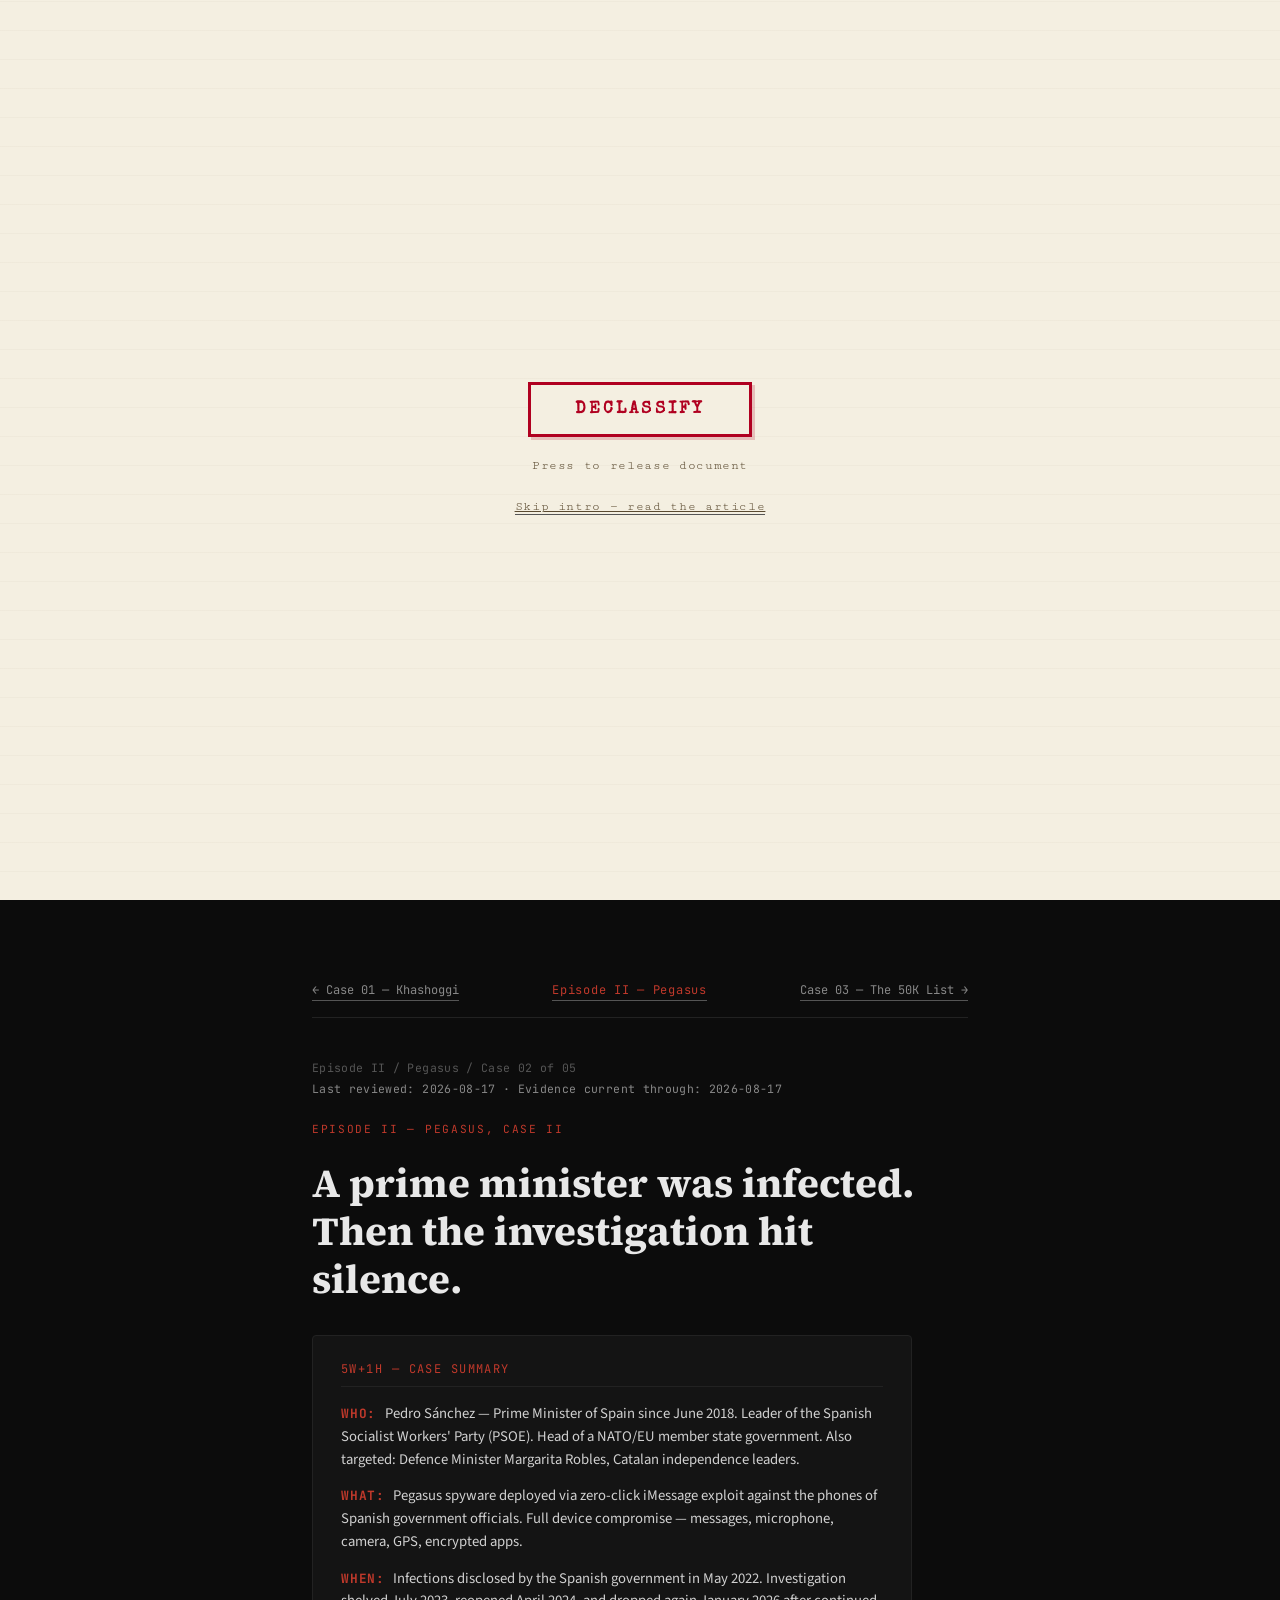
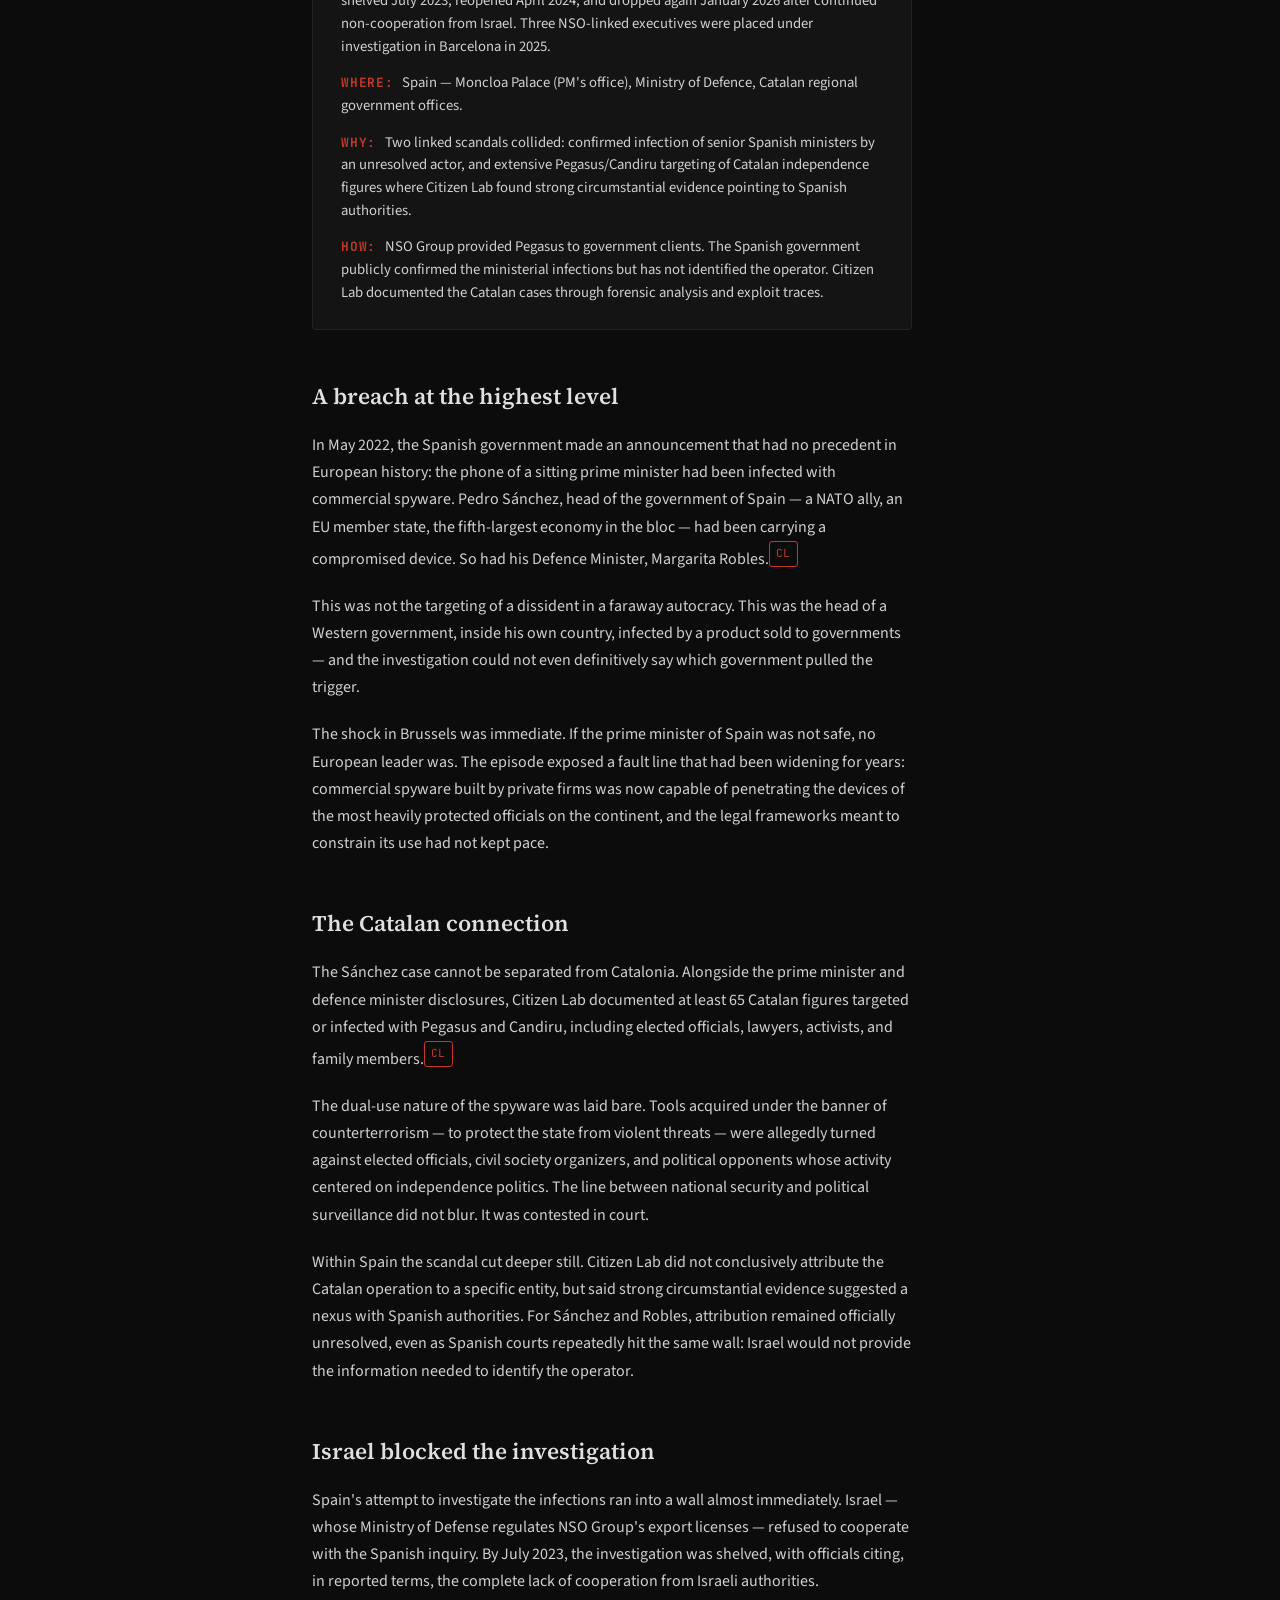
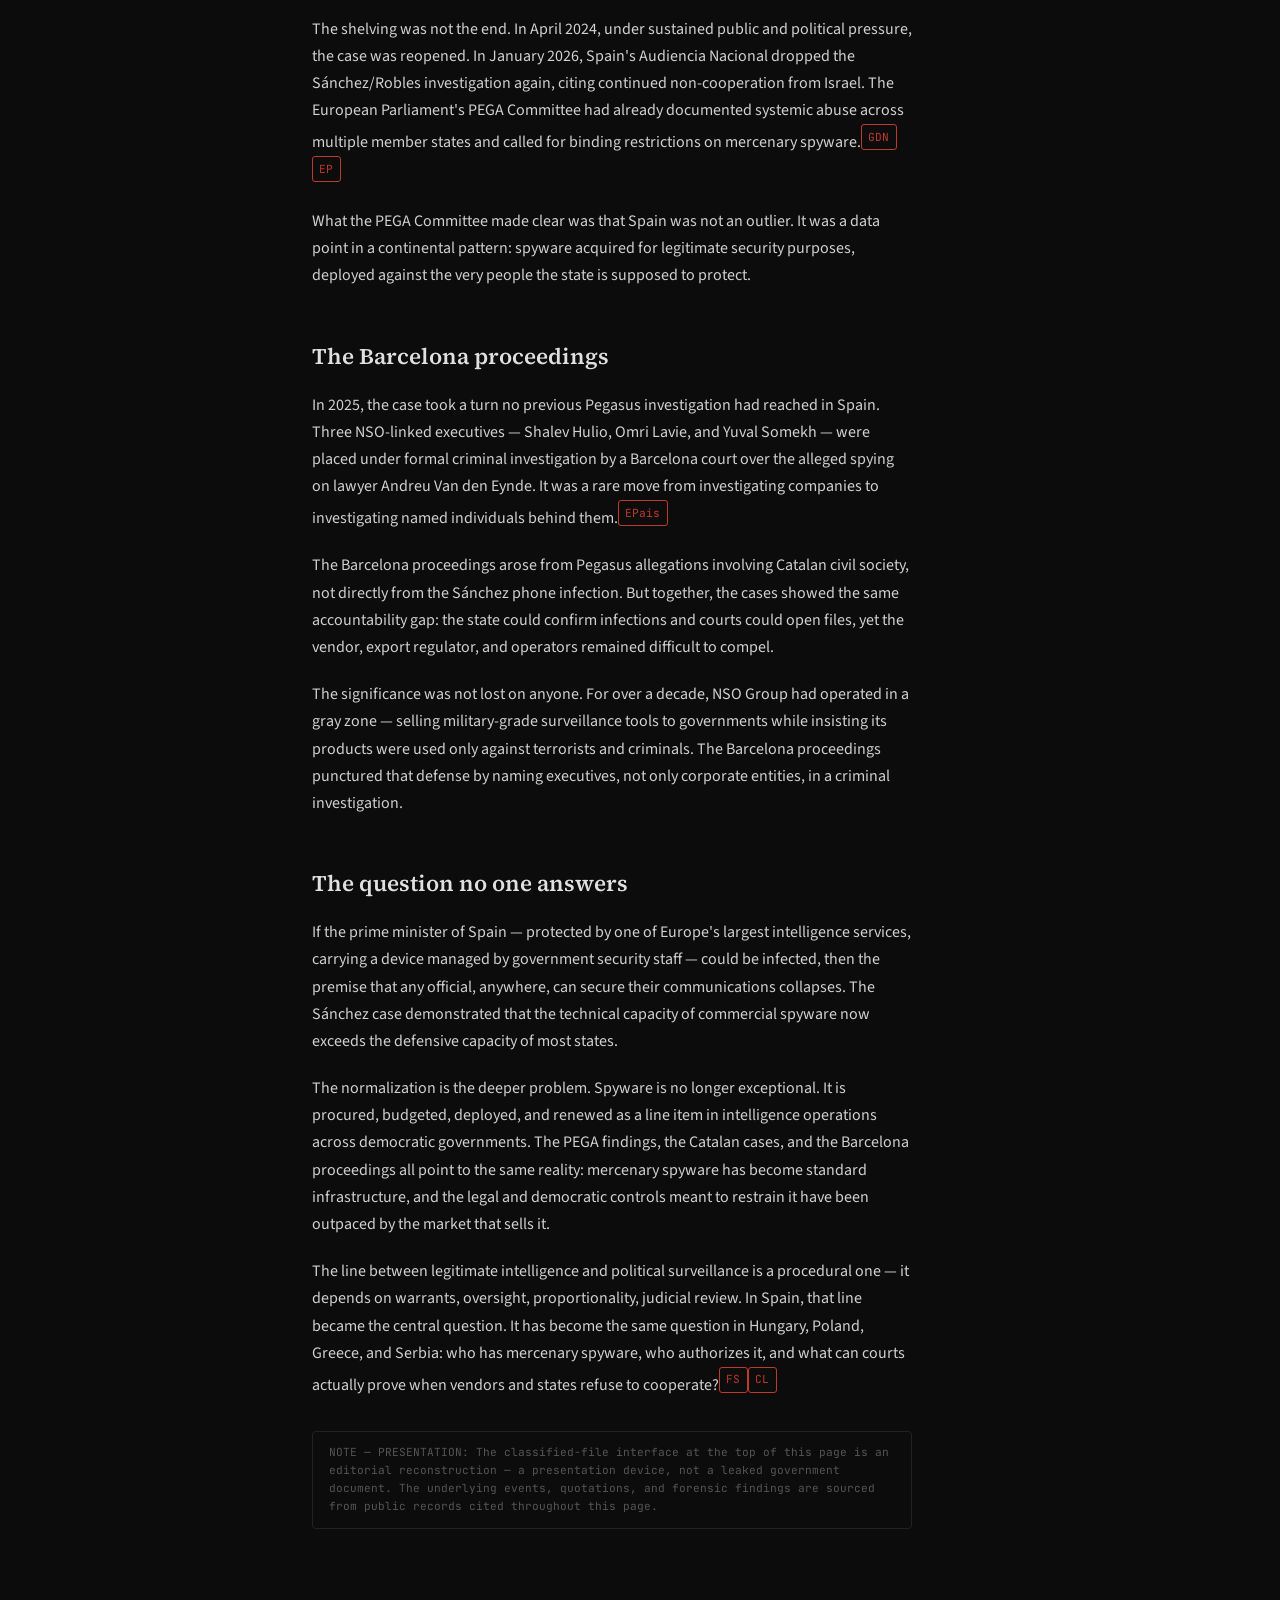
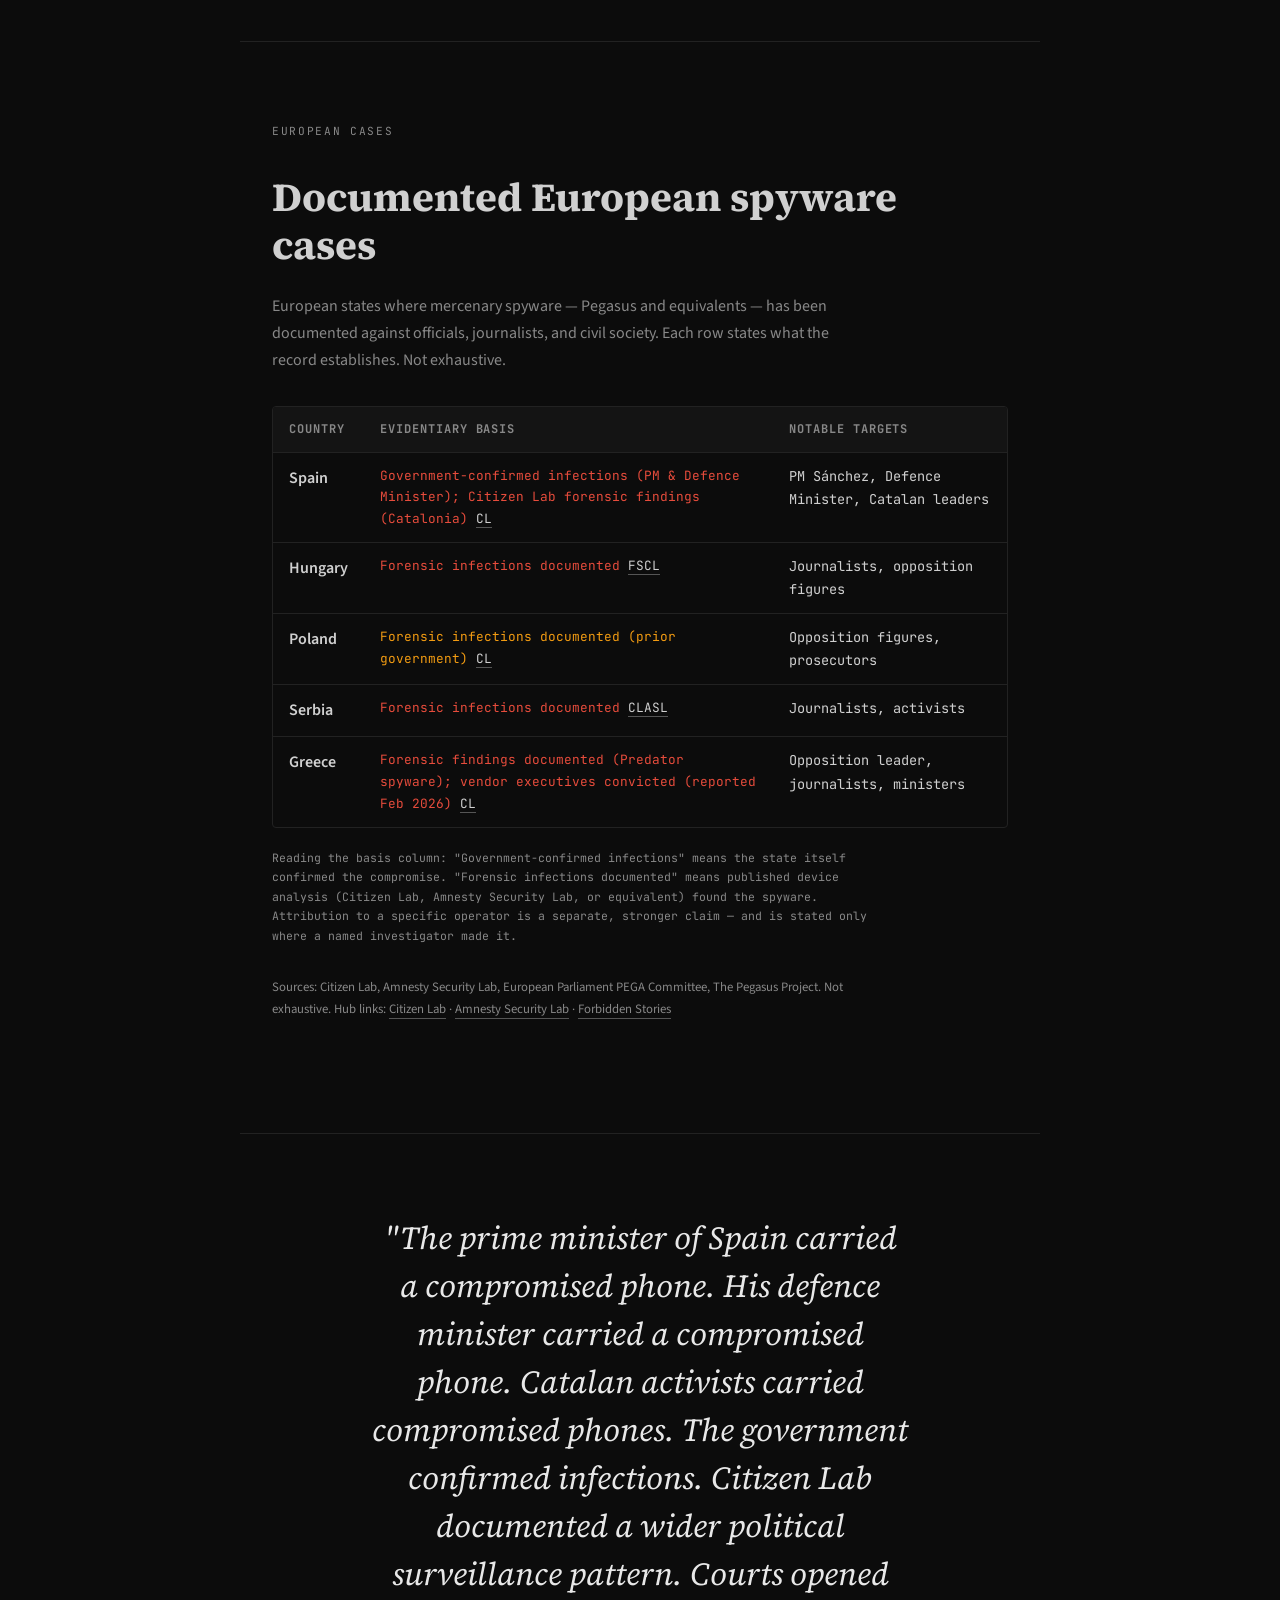
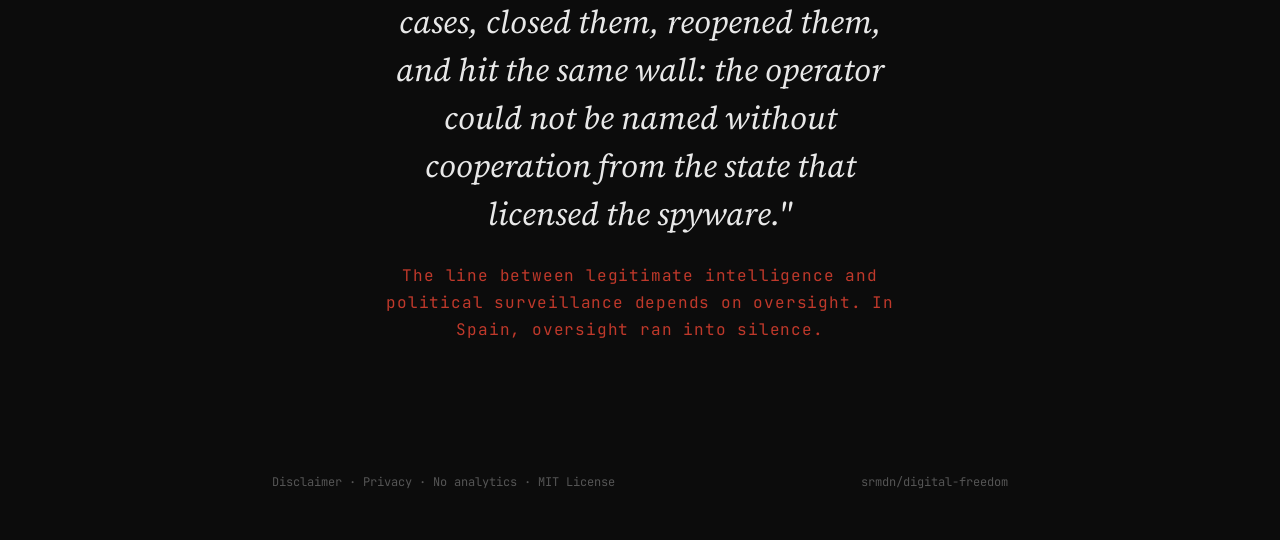
<file: sequences/pegasus-02-sanchez.html>
<!DOCTYPE html>
<html lang="en">
<head>
<meta charset="UTF-8">
<meta name="viewport" content="width=device-width, initial-scale=1.0">
<title>Pegasus — Sánchez | Digital Freedom</title>
<meta name="description" content="Case 2 of the Pegasus series: Spain's prime minister, Pegasus infection, Catalonia, and the stalled investigation.">
<meta name="theme-color" content="#0c0c0c">
<meta name="robots" content="index,follow">
<link rel="canonical" href="https://srmdn.github.io/digital-freedom/sequences/pegasus-02-sanchez.html">
<meta property="og:type" content="article">
<meta property="og:site_name" content="Digital Freedom">
<meta property="og:title" content="Pegasus — Sánchez | Digital Freedom">
<meta property="og:description" content="Case 2 of the Pegasus series: Spain's prime minister, Pegasus infection, Catalonia, and the stalled investigation.">
<meta property="og:url" content="https://srmdn.github.io/digital-freedom/sequences/pegasus-02-sanchez.html">
<meta property="article:modified_time" content="2026-08-17">
<meta name="twitter:card" content="summary">
<meta name="twitter:title" content="Pegasus — Sánchez | Digital Freedom">
<meta name="twitter:description" content="Case 2 of the Pegasus series: Spain's prime minister, Pegasus infection, Catalonia, and the stalled investigation.">
<link rel="icon" href="../favicon.svg" type="image/svg+xml">
<link rel="stylesheet" href="../assets/fonts.css">
<style>
  *, *::before, *::after { margin: 0; padding: 0; box-sizing: border-box; }

  :root {
    --bg: #0c0c0c;
    --surface: #141414;
    --border: #222;
    --text: #d0d0d0;
    --text-dim: #888;
    --text-muted: #555;
    --accent: #c0392b;
    --mono: 'JetBrains Mono', monospace;
    --serif: 'Source Serif 4', Georgia, serif;
    --sans: 'Source Sans 3', -apple-system, sans-serif;
  }

  html { scroll-behavior: smooth; }

  body {
    background: var(--bg);
    color: var(--text);
    font-family: var(--sans);
    font-size: 16px;
    line-height: 1.7;
    -webkit-font-smoothing: antialiased;
  }

  a { color: var(--text); text-decoration: none; border-bottom: 1px solid var(--text-muted); transition: color 0.2s, border-color 0.2s; }
  a:hover { color: #fff; border-color: #fff; }

  a:focus-visible {
    outline: 2px solid var(--accent);
    outline-offset: 4px;
    border-bottom-color: transparent;
  }

  button:focus-visible {
    outline: 2px solid #b00020;
    outline-offset: 3px;
  }

  .skip-link {
    position: absolute;
    left: 1rem;
    top: 1rem;
    transform: translateY(-200%);
    padding: 0.65rem 0.9rem;
    background: #b00020;
    color: #fff;
    border: none;
    border-radius: 4px;
    font-family: var(--mono);
    font-size: 0.8rem;
    z-index: 100;
  }

  .skip-link:focus {
    transform: translateY(0);
  }

  .sr-only {
    position: absolute;
    width: 1px;
    height: 1px;
    padding: 0;
    margin: -1px;
    overflow: hidden;
    clip: rect(0, 0, 0, 0);
    white-space: nowrap;
    border: 0;
  }

  /* ============== CLASSIFIED-INTEL TERMINAL HOOK ============== */
  .document {
    min-height: 100vh;
    width: 100%;
    max-width: none;
    height: auto;
    background: #f4efe1;
    background-image:
      repeating-linear-gradient(0deg, transparent, transparent 28px, rgba(120, 100, 70, 0.04) 28px, rgba(120, 100, 70, 0.04) 29px),
      radial-gradient(ellipse at 50% 0%, rgba(80, 60, 30, 0.05), transparent 70%),
      linear-gradient(180deg, #ece6d6 0%, #e0d9c6 100%);
    border: none;
    border-radius: 0;
    box-shadow: none;
    display: flex;
    flex-direction: column;
    overflow: hidden;
    position: relative;
    color: #1a1a1a;
    font-family: 'Special Elite', 'Cutive Mono', 'Courier New', monospace;
  }

  .document::before {
    content: '';
    position: absolute;
    inset: 0;
    background:
      radial-gradient(circle at 20% 30%, rgba(160, 140, 100, 0.08) 0%, transparent 40%),
      radial-gradient(circle at 80% 70%, rgba(120, 100, 70, 0.06) 0%, transparent 40%),
      radial-gradient(circle at 15% 85%, rgba(120, 80, 40, 0.08), transparent 25%),
      radial-gradient(circle at 90% 10%, rgba(100, 70, 30, 0.06), transparent 20%);
    pointer-events: none;
    z-index: 1;
  }

  .doc-header {
    padding: 14px 28px;
    border-bottom: 2px solid #1a1a1a;
    display: flex;
    justify-content: space-between;
    align-items: center;
    font-size: 12px;
    letter-spacing: 0.08em;
    text-transform: uppercase;
    color: #2a2a2a;
    position: relative;
    z-index: 5;
    background: rgba(244, 239, 225, 0.9);
  }

  .doc-header .file-id {
    font-family: 'Cutive Mono', monospace;
    opacity: 0.7;
  }

  .content {
    flex: 1;
    padding: 28px 40px 60px;
    max-width: 820px;
    width: 92vw;
    margin: 0 auto;
    overflow-y: auto;
    position: relative;
    z-index: 5;
    font-size: 15px;
    line-height: 1.7;
  }

  .content::-webkit-scrollbar { width: 8px; }
  .content::-webkit-scrollbar-track { background: rgba(201, 191, 168, 0.3); }
  .content::-webkit-scrollbar-thumb { background: #8a7d63; border-radius: 4px; }

  .line {
    margin-bottom: 4px;
    opacity: 0;
    transform: translateY(3px);
    transition: opacity 0.35s ease, transform 0.35s ease;
    white-space: pre-wrap;
    word-break: break-word;
  }

  .line.visible { opacity: 1; transform: translateY(0); }

  .line.classification {
    color: #b00020;
    font-weight: 700;
    font-size: 18px;
    letter-spacing: 0.12em;
    text-align: center;
    border-top: 3px double #b00020;
    border-bottom: 3px double #b00020;
    padding: 8px 0;
    margin: 8px 0 16px;
  }

  .line.section {
    font-weight: 700;
    font-size: 16px;
    text-transform: uppercase;
    letter-spacing: 0.06em;
    border-bottom: 1px solid #5a4a30;
    padding-bottom: 3px;
    margin: 20px 0 10px;
    color: #1a1a1a;
  }

  .line.text {
    color: #1a1a1a;
    margin-bottom: 6px;
  }

  .line.redacted {
    background: #1a1a1a;
    color: #b00020;
    border-radius: 1px;
    display: inline-block;
    padding: 0 6px;
    margin: 2px 0;
    user-select: none;
    letter-spacing: 0.05em;
  }

  .line.quote {
    font-style: italic;
    padding-left: 24px;
    border-left: 3px solid #5a4a30;
    margin: 10px 0;
    color: #2a2a2a;
  }

  .line.evidence {
    color: #5a5246;
    font-size: 12px;
    font-family: 'Cutive Mono', monospace;
    letter-spacing: 0.02em;
    margin-bottom: 3px;
  }

  .line.critical {
    color: #b00020;
    font-weight: 700;
    margin: 8px 0;
  }

  .line.stamp {
    color: #b00020;
    font-weight: 700;
    font-size: 22px;
    letter-spacing: 0.18em;
    text-align: center;
    border: 3px solid #b00020;
    padding: 10px;
    margin: 24px auto;
    display: inline-block;
    transform: rotate(-4deg);
    opacity: 0.85;
    box-shadow: inset 0 0 0 2px #f4efe1, inset 0 0 0 4px #b00020;
    text-shadow: 1px 1px 0 rgba(176, 0, 32, 0.3);
  }

  .line.stamp-wrap {
    text-align: center;
    margin: 28px 0;
  }

  .line.footer {
    border-top: 1px solid #5a4a30;
    padding-top: 12px;
    margin-top: 24px;
    font-size: 12px;
    font-family: 'Cutive Mono', monospace;
    color: #3a3a3a;
    letter-spacing: 0.02em;
  }

  .cursor {
    display: inline-block;
    width: 9px;
    height: 16px;
    background: #1a1a1a;
    animation: blink 1s step-end infinite;
    vertical-align: text-bottom;
    margin-left: 2px;
  }

  @keyframes blink { 0%, 100% { opacity: 1; } 50% { opacity: 0; } }

  .progress-bar {
    position: absolute;
    bottom: 0;
    left: 0;
    height: 3px;
    background: linear-gradient(90deg, #5a4a30, #b00020, #5a4a30);
    width: 0%;
    transition: width 0.5s ease;
    z-index: 20;
  }

  .start-btn {
    position: absolute;
    inset: 0;
    display: flex;
    flex-direction: column;
    align-items: center;
    justify-content: center;
    z-index: 50;
    background: #f4efe1;
    background-image:
      repeating-linear-gradient(0deg, transparent, transparent 28px, rgba(120, 100, 70, 0.04) 28px, rgba(120, 100, 70, 0.04) 29px);
    transition: opacity 0.5s;
  }

  .start-btn.hidden { opacity: 0; visibility: hidden; pointer-events: none; }

  .start-btn button {
    background: #f4efe1;
    color: #b00020;
    border: 3px solid #b00020;
    padding: 16px 44px;
    font-size: 17px;
    font-family: 'Special Elite', monospace;
    letter-spacing: 0.18em;
    cursor: pointer;
    transition: all 0.2s;
    text-transform: uppercase;
    font-weight: 700;
    box-shadow: 3px 3px 0 rgba(176, 0, 32, 0.2);
  }

  .start-btn button:hover { background: #b00020; color: #f4efe1; }

  .start-btn p {
    margin-top: 18px;
    color: #5a4a30;
    font-size: 13px;
    font-family: 'Cutive Mono', monospace;
    letter-spacing: 0.05em;
  }

  .start-btn p a { color: #5a4a30; text-decoration: underline; }
  .start-btn p a:hover { color: #1a1a1a; }

  .watermark {
    position: absolute;
    top: 50%;
    left: 50%;
    transform: translate(-50%, -50%) rotate(-28deg);
    font-size: 90px;
    font-weight: 700;
    color: rgba(176, 0, 32, 0.06);
    letter-spacing: 0.15em;
    pointer-events: none;
    z-index: 2;
    white-space: nowrap;
    font-family: 'Special Elite', monospace;
  }

  .fade-in { animation: fadeIn 1s ease-in; }
  @keyframes fadeIn { from { opacity: 0; } to { opacity: 1; } }

  .glitch { animation: glitch 0.3s ease-in-out; }
  @keyframes glitch {
    0% { transform: translate(0); }
    25% { transform: translate(-1px, 1px); }
    50% { transform: translate(1px, -1px); }
    75% { transform: translate(-1px, 0); }
    100% { transform: translate(0); }
  }

  /* ============== SCROLL HINT ============== */
  .scroll-hint {
    display: block;
    width: 100%;
    text-align: center;
    padding: 2rem;
    font-family: var(--mono);
    font-size: 0.8rem;
    color: var(--text-muted);
    animation: pulse 2s ease-in-out infinite;
    cursor: pointer;
    border: none;
    border-bottom: 1px solid var(--border);
    background: var(--bg);
  }

  .scroll-hint.hidden { display: none; }
  @keyframes pulse { 0%, 100% { opacity: 0.4; } 50% { opacity: 1; } }

  /* ============== ESSAY ============== */
  .essay {
    max-width: 720px;
    margin: 0 auto;
    padding: 5rem 2rem;
    position: relative;
    z-index: 10;
  }

  .essay h1 {
    font-family: var(--serif);
    font-size: clamp(1.8rem, 4vw, 2.5rem);
    font-weight: 700;
    line-height: 1.2;
    margin-bottom: 1.5rem;
    color: #e8e8e8;
  }

  .essay h2 {
    font-family: var(--serif);
    font-size: 1.4rem;
    font-weight: 600;
    margin-top: 3rem;
    margin-bottom: 1rem;
    color: #e0e0e0;
  }

  .essay p {
    margin-bottom: 1.25rem;
    max-width: 600px;
  }

  .essay blockquote {
    font-family: var(--serif);
    font-style: italic;
    font-size: 1.15rem;
    line-height: 1.6;
    color: #e8e8e8;
    border-left: 3px solid var(--accent);
    padding-left: 1.5rem;
    margin: 2rem 0;
    max-width: 560px;
  }

  .essay blockquote cite {
    display: block;
    font-style: normal;
    font-family: var(--sans);
    font-size: 0.85rem;
    color: var(--text-dim);
    margin-top: 0.75rem;
  }

  .essay .source-ref {
    display: inline-block;
    font-family: var(--mono);
    font-size: 0.7rem;
    color: var(--accent);
    border: 1px solid var(--accent);
    padding: 0.15rem 0.4rem;
    border-radius: 3px;
    vertical-align: super;
    cursor: pointer;
    transition: background 0.15s, color 0.15s;
    text-decoration: none;
    position: relative;
    z-index: 1;
  }

  .essay .source-ref:hover { background: var(--accent); color: #fff; }

  .section-label {
    font-family: var(--mono);
    font-size: 0.7rem;
    color: var(--accent);
    letter-spacing: 0.15em;
    text-transform: uppercase;
    margin-bottom: 1rem;
  }

  /* === CASE NAV + METADATA === */
  .case-nav {
    display: flex;
    justify-content: space-between;
    align-items: center;
    gap: 1rem;
    flex-wrap: wrap;
    font-family: var(--mono);
    font-size: 0.75rem;
    margin-bottom: 2.5rem;
    padding-bottom: 1rem;
    border-bottom: 1px solid var(--border);
  }

  .case-nav a {
    color: var(--text-dim);
    border-bottom: 1px solid var(--text-muted);
  }

  .case-nav a:hover { color: #fff; border-bottom-color: #fff; }
  .case-nav .case-nav-context { color: var(--accent); letter-spacing: 0.06em; }

  .pub-meta {
    font-family: var(--mono);
    font-size: 0.72rem;
    color: var(--text-muted);
    letter-spacing: 0.03em;
    margin-bottom: 2rem;
    line-height: 1.8;
  }

  .pub-meta span { color: var(--text-dim); }

  .sim-note {
    font-family: var(--mono);
    font-size: 0.7rem;
    color: var(--text-muted);
    border: 1px solid var(--border);
    padding: 0.75rem 1rem;
    border-radius: 4px;
    margin: 2rem 0;
    line-height: 1.6;
    max-width: 600px;
  }

  .evidence-legend {
    font-family: var(--mono);
    font-size: 0.72rem;
    color: var(--text-muted);
    line-height: 1.7;
    margin-bottom: 1.5rem;
    max-width: 600px;
  }

  .divider {
    border: none;
    height: 1px;
    background: var(--border);
    max-width: 800px;
    margin: 0 auto;
  }

  /* ============== 5W+1H SUMMARY ============== */
  .five-w {
    border: 1px solid var(--border);
    border-radius: 4px;
    padding: 1.5rem 1.75rem;
    margin: 2rem 0 3rem;
    background: var(--surface);
    max-width: 600px;
  }

  .five-w .five-w-title {
    font-family: var(--mono);
    font-size: 0.75rem;
    color: var(--accent);
    letter-spacing: 0.12em;
    text-transform: uppercase;
    margin-bottom: 1rem;
    border-bottom: 1px solid var(--border);
    padding-bottom: 0.5rem;
  }

  .five-w p {
    margin-bottom: 0.85rem;
    font-size: 0.92rem;
    line-height: 1.55;
    max-width: none;
  }

  .five-w p:last-child { margin-bottom: 0; }

  .five-w strong {
    font-family: var(--mono);
    font-size: 0.8rem;
    color: var(--accent);
    letter-spacing: 0.06em;
    margin-right: 0.35rem;
  }

  /* ============== DATA SECTION ============== */
  .data-section {
    max-width: 800px;
    margin: 0 auto;
    padding: 5rem 2rem;
  }

  .data-section h2 {
    font-family: var(--serif);
    font-size: clamp(1.8rem, 4vw, 2.5rem);
    font-weight: 700;
    line-height: 1.2;
    margin-bottom: 1.5rem;
  }

  .data-section > p {
    margin-bottom: 2rem;
    max-width: 600px;
    color: var(--text-dim);
  }

  .comparison-table {
    border: 1px solid var(--border);
    border-radius: 4px;
    overflow-x: auto;
  }

  .col-country { flex: 2; font-weight: 600; }
  .col-score { flex: 1; text-align: left; font-family: var(--mono); font-size: 0.85rem; }
  .col-status { flex: 1.5; font-family: var(--mono); font-size: 0.8rem; }

  .comparison-table table { width: 100%; min-width: 640px; border-collapse: collapse; text-align: left; }
  .comparison-table th, .comparison-table td { padding: 0.75rem 1rem; border-bottom: 1px solid var(--border); vertical-align: top; }
  .comparison-table thead th { background: var(--surface); font-family: var(--mono); font-size: 0.75rem; color: var(--text-dim); text-transform: uppercase; letter-spacing: 0.08em; }
  .comparison-table tbody th { text-align: left; }
  .comparison-table tbody tr:last-child > * { border-bottom: 0; }

  .score-green { color: #27ae60; }
  .score-yellow { color: #f39c12; }
  .score-red { color: #e74c3c; }

  .data-sources {
    margin-top: 1.5rem;
    font-size: 0.8rem;
    color: var(--text-muted);
  }

  .data-sources a {
    color: var(--text-dim);
    font-size: 0.8rem;
    border-bottom: 1px solid var(--text-muted);
  }

  /* ============== CLOSING ============== */
  .closing {
    min-height: 60vh;
    display: flex;
    flex-direction: column;
    align-items: center;
    justify-content: center;
    text-align: center;
    padding: 5rem 2rem;
    max-width: 600px;
    margin: 0 auto;
  }

  .closing blockquote {
    font-family: var(--serif);
    font-size: clamp(1.5rem, 3vw, 2rem);
    font-style: italic;
    line-height: 1.5;
    color: #e8e8e8;
    border-left: none;
    padding: 0;
    margin-bottom: 1.5rem;
  }

  .closing .closing-line {
    font-family: var(--mono);
    font-size: 1rem;
    color: var(--accent);
    letter-spacing: 0.05em;
  }

  /* ============== FOOTER ============== */
  footer {
    padding: 3rem 2rem;
    max-width: 800px;
    margin: 0 auto;
    display: flex;
    justify-content: space-between;
    align-items: center;
    flex-wrap: wrap;
    gap: 1rem;
  }

  footer p, footer a {
    font-family: var(--mono);
    font-size: 0.75rem;
    color: var(--text-muted);
    border-bottom: none;
  }

  footer a:hover { color: #fff; }

  @media (max-width: 600px) {
    .content { padding: 1rem 1.25rem; }
    .essay, .data-section { padding: 3rem 1.5rem; }
  }

  @media (prefers-reduced-motion: reduce) {
    html { scroll-behavior: auto; }
    .line { transition: none; }
    .cursor { animation: none; }
    .glitch { animation: none; }
    .fade-in { animation: none; }
    .progress-bar { transition: none; }
    .scroll-hint { animation: none; }
    .start-btn { transition: none; }
  }
</style>
</head>
<body>

<a href="#essay" class="skip-link">Skip to article</a>

<!-- ========== CLASSIFIED-INTEL TERMINAL HOOK ========== -->
<div class="document" id="terminalHook">
  <div class="watermark">CLASSIFIED</div>
  <div class="doc-header">
    <span>CENTRAL INTELLIGENCE AGENCY — DIRECTORATE OF OPERATIONS</span>
    <span class="file-id">FILE: 2022-MAD-0517 / PEGASUS — EDITORIAL RECONSTRUCTION</span>
  </div>
  <div class="content" id="content"></div>
  <div class="progress-bar" id="progress"></div>
  <div class="start-btn" id="startBtn">
    <button onclick="startSequence()">DECLASSIFY</button>
    <p>Press to release document</p>
    <p><a href="#essay">Skip intro — read the article</a></p>
    <noscript><p style="margin-top:24px; max-width:420px">JavaScript is disabled, so the interactive intro cannot play. The full article below is readable without it.</p></noscript>
  </div>
</div>

<button class="scroll-hint hidden" id="scrollHint" onclick="document.getElementById('essay').scrollIntoView({behavior: matchMedia('(prefers-reduced-motion: reduce)').matches ? 'auto' : 'smooth'})">
  &darr; Continue reading
</button>

<!-- ========== ESSAY ========== -->
<section class="essay" id="essay">

  <nav class="case-nav" aria-label="Case navigation">
    <a href="pegasus-01-khashoggi.html">← Case 01 — Khashoggi</a>
    <a href="../index.html#episode-ii" class="case-nav-context">Episode II — Pegasus</a>
    <a href="pegasus-03-50k-list.html">Case 03 — The 50K List →</a>
  </nav>

  <p class="pub-meta">Episode II / Pegasus / Case 02 of 05<br><span>Last reviewed: 2026-08-17 · Evidence current through: 2026-08-17</span></p>

  <p class="section-label">Episode II — Pegasus, Case II</p>
  <h1>A prime minister was infected. Then the investigation hit silence.</h1>

  <div class="five-w">
    <p class="five-w-title">5W+1H — Case Summary</p>
    <p><strong>WHO:</strong> Pedro Sánchez — Prime Minister of Spain since June 2018. Leader of the Spanish Socialist Workers' Party (PSOE). Head of a NATO/EU member state government. Also targeted: Defence Minister Margarita Robles, Catalan independence leaders.</p>
    <p><strong>WHAT:</strong> Pegasus spyware deployed via zero-click iMessage exploit against the phones of Spanish government officials. Full device compromise — messages, microphone, camera, GPS, encrypted apps.</p>
    <p><strong>WHEN:</strong> Infections disclosed by the Spanish government in May 2022. Investigation shelved July 2023, reopened April 2024, and dropped again January 2026 after continued non-cooperation from Israel. Three NSO-linked executives were placed under investigation in Barcelona in 2025.</p>
    <p><strong>WHERE:</strong> Spain — Moncloa Palace (PM's office), Ministry of Defence, Catalan regional government offices.</p>
    <p><strong>WHY:</strong> Two linked scandals collided: confirmed infection of senior Spanish ministers by an unresolved actor, and extensive Pegasus/Candiru targeting of Catalan independence figures where Citizen Lab found strong circumstantial evidence pointing to Spanish authorities.</p>
    <p><strong>HOW:</strong> NSO Group provided Pegasus to government clients. The Spanish government publicly confirmed the ministerial infections but has not identified the operator. Citizen Lab documented the Catalan cases through forensic analysis and exploit traces.</p>
  </div>

  <h2>A breach at the highest level</h2>

  <p>In May 2022, the Spanish government made an announcement that had no precedent in European history: the phone of a sitting prime minister had been infected with commercial spyware. Pedro Sánchez, head of the government of Spain — a NATO ally, an EU member state, the fifth-largest economy in the bloc — had been carrying a compromised device. So had his Defence Minister, Margarita Robles.<a class="source-ref" href="https://citizenlab.ca/spyware-litigation-tracker-legal-challenges-and-formal-complaints-related-to-mercenary-spyware/" target="_blank" rel="noopener noreferrer" aria-label="Source CL — citizenlab.ca">CL</a></p>

  <p>This was not the targeting of a dissident in a faraway autocracy. This was the head of a Western government, inside his own country, infected by a product sold to governments — and the investigation could not even definitively say which government pulled the trigger.</p>

  <p>The shock in Brussels was immediate. If the prime minister of Spain was not safe, no European leader was. The episode exposed a fault line that had been widening for years: commercial spyware built by private firms was now capable of penetrating the devices of the most heavily protected officials on the continent, and the legal frameworks meant to constrain its use had not kept pace.</p>

  <h2>The Catalan connection</h2>

  <p>The Sánchez case cannot be separated from Catalonia. Alongside the prime minister and defence minister disclosures, Citizen Lab documented at least 65 Catalan figures targeted or infected with Pegasus and Candiru, including elected officials, lawyers, activists, and family members.<a class="source-ref" href="https://citizenlab.ca/research/catalangate-extensive-mercenary-spyware-operation-against-catalans-using-pegasus-candiru/" target="_blank" rel="noopener noreferrer" aria-label="Source CL — citizenlab.ca">CL</a></p>

  <p>The dual-use nature of the spyware was laid bare. Tools acquired under the banner of counterterrorism — to protect the state from violent threats — were allegedly turned against elected officials, civil society organizers, and political opponents whose activity centered on independence politics. The line between national security and political surveillance did not blur. It was contested in court.</p>

  <p>Within Spain the scandal cut deeper still. Citizen Lab did not conclusively attribute the Catalan operation to a specific entity, but said strong circumstantial evidence suggested a nexus with Spanish authorities. For Sánchez and Robles, attribution remained officially unresolved, even as Spanish courts repeatedly hit the same wall: Israel would not provide the information needed to identify the operator.</p>

  <h2>Israel blocked the investigation</h2>

  <p>Spain's attempt to investigate the infections ran into a wall almost immediately. Israel — whose Ministry of Defense regulates NSO Group's export licenses — refused to cooperate with the Spanish inquiry. By July 2023, the investigation was shelved, with officials citing, in reported terms, the complete lack of cooperation from Israeli authorities.</p>

  <p>The shelving was not the end. In April 2024, under sustained public and political pressure, the case was reopened. In January 2026, Spain's Audiencia Nacional dropped the Sánchez/Robles investigation again, citing continued non-cooperation from Israel. The European Parliament's PEGA Committee had already documented systemic abuse across multiple member states and called for binding restrictions on mercenary spyware.<a class="source-ref" href="https://www.theguardian.com/world/2026/jan/23/spanish-court-drops-pegasus-spyware-case-again-israel-spain-nso" target="_blank" rel="noopener noreferrer" aria-label="Source GDN — www.theguardian.com">GDN</a><a class="source-ref" href="https://www.europarl.europa.eu/topics/en/article/20230515STO98704/pegasus-spyware-european-parliament-wants-stronger-safeguards" target="_blank" rel="noopener noreferrer" aria-label="Source EP — www.europarl.europa.eu">EP</a></p>

  <p>What the PEGA Committee made clear was that Spain was not an outlier. It was a data point in a continental pattern: spyware acquired for legitimate security purposes, deployed against the very people the state is supposed to protect.</p>

  <h2>The Barcelona proceedings</h2>

  <p>In 2025, the case took a turn no previous Pegasus investigation had reached in Spain. Three NSO-linked executives — Shalev Hulio, Omri Lavie, and Yuval Somekh — were placed under formal criminal investigation by a Barcelona court over the alleged spying on lawyer Andreu Van den Eynde. It was a rare move from investigating companies to investigating named individuals behind them.<a class="source-ref" href="https://elpais.com/espana/catalunya/2025-03-03/imputados-tres-directivos-de-la-empresa-propietaria-de-pegasus-por-espionaje-al-abogado-del-proces-andreu-van-den-eynde.html" target="_blank" rel="noopener noreferrer" aria-label="Source EPais — elpais.com">EPais</a></p>

  <p>The Barcelona proceedings arose from Pegasus allegations involving Catalan civil society, not directly from the Sánchez phone infection. But together, the cases showed the same accountability gap: the state could confirm infections and courts could open files, yet the vendor, export regulator, and operators remained difficult to compel.</p>

  <p>The significance was not lost on anyone. For over a decade, NSO Group had operated in a gray zone — selling military-grade surveillance tools to governments while insisting its products were used only against terrorists and criminals. The Barcelona proceedings punctured that defense by naming executives, not only corporate entities, in a criminal investigation.</p>

  <h2>The question no one answers</h2>

  <p>If the prime minister of Spain — protected by one of Europe's largest intelligence services, carrying a device managed by government security staff — could be infected, then the premise that any official, anywhere, can secure their communications collapses. The Sánchez case demonstrated that the technical capacity of commercial spyware now exceeds the defensive capacity of most states.</p>

  <p>The normalization is the deeper problem. Spyware is no longer exceptional. It is procured, budgeted, deployed, and renewed as a line item in intelligence operations across democratic governments. The PEGA findings, the Catalan cases, and the Barcelona proceedings all point to the same reality: mercenary spyware has become standard infrastructure, and the legal and democratic controls meant to restrain it have been outpaced by the market that sells it.</p>

  <p>The line between legitimate intelligence and political surveillance is a procedural one — it depends on warrants, oversight, proportionality, judicial review. In Spain, that line became the central question. It has become the same question in Hungary, Poland, Greece, and Serbia: who has mercenary spyware, who authorizes it, and what can courts actually prove when vendors and states refuse to cooperate?<a class="source-ref" href="https://forbiddenstories.org/about-the-pegasus-project/" target="_blank" rel="noopener noreferrer" aria-label="Source FS — forbiddenstories.org">FS</a><a class="source-ref" href="https://citizenlab.ca/spyware-litigation-tracker-legal-challenges-and-formal-complaints-related-to-mercenary-spyware/" target="_blank" rel="noopener noreferrer" aria-label="Source CL — citizenlab.ca">CL</a></p>

  <div class="sim-note">
    NOTE — PRESENTATION: The classified-file interface at the top of this page is an editorial reconstruction — a presentation device, not a leaked government document. The underlying events, quotations, and forensic findings are sourced from public records cited throughout this page.
  </div>
</section>

<hr class="divider">

<!-- ========== DATA SECTION ========== -->
<section class="data-section" id="data">
  <p class="section-label">European cases</p>
  <h2>Documented European spyware cases</h2>
  <p>European states where mercenary spyware — Pegasus and equivalents — has been documented against officials, journalists, and civil society. Each row states what the record establishes. Not exhaustive.</p>

  <div class="comparison-table" tabindex="0" role="region" aria-label="Scrollable table: Documented European spyware cases">
    <table>
      <caption class="sr-only">Documented European spyware cases</caption>
      <thead>
      <tr>
        <th scope="col" class="col-country">Country</th>
        <th scope="col" class="col-status">Evidentiary basis</th>
        <th scope="col" class="col-score">Notable targets</th>
      </tr>
      </thead>
      <tbody>
      <tr>
        <th scope="row" class="col-country">Spain</th>
        <td class="col-status score-red">Government-confirmed infections (PM &amp; Defence Minister); Citizen Lab forensic findings (Catalonia) <a class="source-ref" href="https://citizenlab.ca/research/catalangate-extensive-mercenary-spyware-operation-against-catalans-using-pegasus-candiru/" target="_blank" rel="noopener noreferrer" aria-label="Source CL — citizenlab.ca">CL</a></td>
        <td class="col-score">PM Sánchez, Defence Minister, Catalan leaders</td>
      </tr>
      <tr>
        <th scope="row" class="col-country">Hungary</th>
        <td class="col-status score-red">Forensic infections documented <a class="source-ref" href="https://forbiddenstories.org/about-the-pegasus-project/" target="_blank" rel="noopener noreferrer" aria-label="Source FS — forbiddenstories.org">FS</a><a class="source-ref" href="https://citizenlab.ca/publications/" target="_blank" rel="noopener noreferrer" aria-label="Source CL — citizenlab.ca">CL</a></td>
        <td class="col-score">Journalists, opposition figures</td>
      </tr>
      <tr>
        <th scope="row" class="col-country">Poland</th>
        <td class="col-status score-yellow">Forensic infections documented (prior government) <a class="source-ref" href="https://citizenlab.ca/publications/" target="_blank" rel="noopener noreferrer" aria-label="Source CL — citizenlab.ca">CL</a></td>
        <td class="col-score">Opposition figures, prosecutors</td>
      </tr>
      <tr>
        <th scope="row" class="col-country">Serbia</th>
        <td class="col-status score-red">Forensic infections documented <a class="source-ref" href="https://citizenlab.ca/publications/" target="_blank" rel="noopener noreferrer" aria-label="Source CL — citizenlab.ca">CL</a><a class="source-ref" href="https://securitylab.amnesty.org/" target="_blank" rel="noopener noreferrer" aria-label="Source ASL — securitylab.amnesty.org">ASL</a></td>
        <td class="col-score">Journalists, activists</td>
      </tr>
      <tr>
        <th scope="row" class="col-country">Greece</th>
        <td class="col-status score-red">Forensic findings documented (Predator spyware); vendor executives convicted (reported Feb 2026) <a class="source-ref" href="https://citizenlab.ca/publications/" target="_blank" rel="noopener noreferrer" aria-label="Source CL — citizenlab.ca">CL</a></td>
        <td class="col-score">Opposition leader, journalists, ministers</td>
      </tr>
      </tbody>
    </table>
  </div>

  <p class="evidence-legend" style="margin-top:1.25rem">
    Reading the basis column: "Government-confirmed infections" means the state itself confirmed the compromise. "Forensic infections documented" means published device analysis (Citizen Lab, Amnesty Security Lab, or equivalent) found the spyware. Attribution to a specific operator is a separate, stronger claim — and is stated only where a named investigator made it.
  </p>

  <p class="data-sources">
    Sources: Citizen Lab, Amnesty Security Lab, European Parliament PEGA Committee, The Pegasus Project. Not exhaustive. Hub links: <a href="https://citizenlab.ca/publications/" target="_blank" rel="noopener noreferrer">Citizen Lab</a> · <a href="https://securitylab.amnesty.org/" target="_blank" rel="noopener noreferrer">Amnesty Security Lab</a> · <a href="https://forbiddenstories.org/about-the-pegasus-project/" target="_blank" rel="noopener noreferrer">Forbidden Stories</a>
  </p>
</section>

<hr class="divider">

<!-- ========== CLOSING ========== -->
<div class="closing">
  <blockquote>"The prime minister of Spain carried a compromised phone. His defence minister carried a compromised phone. Catalan activists carried compromised phones. The government confirmed infections. Citizen Lab documented a wider political surveillance pattern. Courts opened cases, closed them, reopened them, and hit the same wall: the operator could not be named without cooperation from the state that licensed the spyware."</blockquote>
  <p class="closing-line">The line between legitimate intelligence and political surveillance depends on oversight. In Spain, oversight ran into silence.</p>
</div>

<!-- ========== FOOTER ========== -->
<footer>
  <p><a href="../disclaimer.html">Disclaimer</a> &middot; <a href="../privacy.html">Privacy</a> &middot; No analytics &middot; MIT License</p>
  <a href="https://github.com/srmdn/digital-freedom">srmdn/digital-freedom</a>
</footer>

<!-- ========== TERMINAL SCRIPT ========== -->
<script>
const content = document.getElementById('content');
const progress = document.getElementById('progress');
const startBtn = document.getElementById('startBtn');
const scrollHint = document.getElementById('scrollHint');

const lines = [
  { text: 'TOP SECRET // HCS-P // SI // NOFORN', type: 'classification', delay: 700 },
  { text: '', type: 'text', delay: 300 },
  { text: 'SUBJECT:  SURVEILLANCE OF A HEAD OF STATE', type: 'section', delay: 500 },
  { text: 'CASE:     PEDRO SÁNCHEZ — PRIME MINISTER OF SPAIN', type: 'text', delay: 400 },
  { text: 'DATE:     CONFIRMED MAY 2022 — MADRID, SPAIN', type: 'text', delay: 400 },
  { text: 'TOOLING:  NSO GROUP "PEGASUS" — ZERO-CLICK IMESSAGE EXPLOIT', type: 'text', delay: 500 },
  { text: '', type: 'text', delay: 300 },
  { text: '[THIS DOCUMENT CONTAINS HCS-P INTELLIGENCE. UNAUTHORIZED DISCLOSURE SUBJECT TO FEDERAL CRIMINAL SANCTIONS.]', type: 'critical', delay: 700 },
  { text: '', type: 'text', delay: 300 },

  { text: '1.  TARGET PROFILE', type: 'section', delay: 500 },
  { text: 'PEDRO SÁNCHEZ — Prime Minister of Spain since June 2018.', type: 'text', delay: 400 },
  { text: 'Leader of the Spanish Socialist Workers\' Party (PSOE).', type: 'text', delay: 400 },
  { text: 'Head of an EU member state government. NATO ally.', type: 'text', delay: 400 },
  { text: 'His phone was infected with Pegasus spyware.', type: 'critical', delay: 700 },
  { text: '', type: 'text', delay: 300 },
  { text: 'ADDITIONAL TARGETS:', type: 'text', delay: 400 },
  { text: 'MARGARITA ROBLES — Defence Minister of Spain.', type: 'text', delay: 400 },
  { text: 'Catalan independence leaders and activists.', type: 'text', delay: 400 },
  { text: 'Members of the Catalan regional government.', type: 'text', delay: 400 },
  { text: '', type: 'text', delay: 300 },
  { text: 'The phones gave no visible indication to their owners.', type: 'critical', delay: 700 },
  { text: '', type: 'text', delay: 300 },
  { text: '[SOURCE] Spanish government public announcement, May 2022.', type: 'evidence', delay: 400 },
  { text: '[SOURCE] Citizen Lab Spyware Litigation Tracker.', type: 'evidence', delay: 500 },
  { text: '', type: 'text', delay: 400 },

  { text: '2.  THE INSTRUMENT — PEGASUS', type: 'section', delay: 500 },
  { text: 'NSO Group. Israeli cyber-intelligence firm.', type: 'text', delay: 400 },
  { text: 'Product: Pegasus. Delivered by zero-click iMessage exploit.', type: 'text', delay: 400 },
  { text: 'Target takes no action. No link. No tap. No notification.', type: 'text', delay: 500 },
  { text: '', type: 'text', delay: 300 },
  { text: 'Full device compromise:', type: 'text', delay: 400 },
  { text: '   messages  photos  microphone  camera  GPS  contacts', type: 'text', delay: 400 },
  { text: '   encrypted apps (WhatsApp, Signal, Telegram)  keystrokes', type: 'text', delay: 400 },
  { text: '', type: 'text', delay: 300 },
  { text: 'The prime minister\'s phone became a surveillance device.', type: 'critical', delay: 700 },
  { text: '', type: 'text', delay: 300 },
  { text: '[SOURCE] Pegasus Project — Forbidden Stories + Amnesty Int\'l, Jul 2021.', type: 'evidence', delay: 400 },
  { text: '[SOURCE] Citizen Lab, Univ. of Toronto — forensic methodology.', type: 'evidence', delay: 500 },
  { text: '', type: 'text', delay: 400 },

  { text: '3.  THE INFECTION', type: 'section', delay: 500 },
  { text: 'The phones of the Prime Minister and Defence Minister were', type: 'text', delay: 400 },
  { text: 'confirmed infected in May 2022 by the Spanish government.', type: 'text', delay: 400 },
  { text: '', type: 'text', delay: 300 },
  { text: 'HOW IT HAPPENED: Classified.', type: 'text', delay: 500 },
  { text: 'WHO DEPLOYED IT: Unknown. Attribution remains officially', type: 'text', delay: 500 },
  { text: 'unresolved in the Sanchez/Robles infections.', type: 'text', delay: 500 },
  { text: '', type: 'text', delay: 300 },
  { text: 'PARALLEL CASE: Catalan independence figures were targeted', type: 'text', delay: 500 },
  { text: 'or infected in a wider domestic surveillance scandal.', type: 'text', delay: 500 },
  { text: '', type: 'text', delay: 300 },
  { text: '[REDACTED PER 50 U.S.C. 3024] ', type: 'redacted', delay: 400 },
  { text: '[REDACTED PER 50 U.S.C. 3024] ', type: 'redacted', delay: 500 },
  { text: '', type: 'text', delay: 300 },
  { text: '[SOURCE] Spanish government public statements, La Moncloa.', type: 'evidence', delay: 400 },
  { text: '[SOURCE] European Parliament PEGA Committee findings, 2023.', type: 'evidence', delay: 500 },
  { text: '', type: 'text', delay: 400 },

  { text: '4.  THE COVER-UP AND THE CRACK', type: 'section', delay: 500 },
  { text: 'ISRAEL REFUSED TO COOPERATE with the Spanish investigation.', type: 'text', delay: 500 },
  { text: 'By July 2023, the investigation was shelved.', type: 'text', delay: 500 },
  { text: '"Complete lack of cooperation from Israeli authorities."', type: 'quote', delay: 700 },
  { text: '', type: 'text', delay: 300 },
  { text: 'APRIL 2024: Investigation reopened under public pressure.', type: 'text', delay: 500 },
  { text: 'JAN 2026: Investigation dropped again. Same wall:', type: 'text', delay: 500 },
  { text: 'non-cooperation from Israeli authorities.', type: 'critical', delay: 700 },
  { text: '2025: THREE NSO EXECUTIVES PLACED UNDER INVESTIGATION —', type: 'text', delay: 500 },
  { text: 'Shalev Hulio, Omri Lavie, Yuval Somekh.', type: 'text', delay: 400 },
  { text: 'Barcelona proceedings over Catalan lawyer Andreu Van den Eynde.', type: 'critical', delay: 700 },
  { text: '', type: 'text', delay: 300 },
  { text: 'In Spain itself, criminal files reached named NSO-linked', type: 'text', delay: 500 },
  { text: 'executives while ministerial attribution stayed unresolved.', type: 'critical', delay: 700 },
  { text: '', type: 'text', delay: 300 },
  { text: '[SOURCE] Guardian, Jan 2026; Spanish judicial record.', type: 'evidence', delay: 400 },
  { text: '[SOURCE] El Pais, Mar 2025; Barcelona court proceedings.', type: 'evidence', delay: 500 },
  { text: '', type: 'text', delay: 400 },

  { text: '5.  ASSESSMENT', type: 'section', delay: 500 },
  { text: 'A sitting EU prime minister was infected with commercial spyware.', type: 'text', delay: 500 },
  { text: 'The same tool used against dissidents in Saudi Arabia and Mexico', type: 'text', delay: 500 },
  { text: 'was deployed on Spanish soil against Spanish officials.', type: 'text', delay: 500 },
  { text: 'The investigation was blocked. Then reopened. Then dropped again.', type: 'text', delay: 400 },
  { text: 'Executives were placed under investigation. The spyware kept selling.', type: 'text', delay: 500 },
  { text: 'The question is who authorizes spyware.', type: 'text', delay: 500 },
  { text: 'And what courts can prove when states stay silent.', type: 'critical', delay: 700 },
  { text: '', type: 'text', delay: 400 },

  { text: 'TOP SECRET // HCS-P // SI // NOFORN', type: 'stamp-wrap', delay: 0 },
  { text: 'DECLASSIFIED — RELEASE IN PART', type: 'stamp', delay: 1200 },
  { text: '', type: 'text', delay: 400 },

  { text: 'SOURCES:', type: 'footer', delay: 400 },
  { text: '  [1] Spanish Government public announcement, La Moncloa, May 2022', type: 'footer', delay: 350 },
  { text: '  [2] Citizen Lab, Univ. of Toronto — Spyware Litigation Tracker', type: 'footer', delay: 350 },
  { text: '  [3] Pegasus Project / Forbidden Stories + Amnesty Int\'l, Jul 2021', type: 'footer', delay: 350 },
  { text: '  [4] European Parliament PEGA Committee, 2023', type: 'footer', delay: 350 },
  { text: '  [5] Audiencia Nacional, Jan 2026; Barcelona court, 2025', type: 'footer', delay: 500 },
  { text: '', type: 'text', delay: 300 },
  { text: '[NOTE] SIMULATED DOSSIER INTERFACE — EDITORIAL RECONSTRUCTION.', type: 'footer', delay: 400 },
  { text: '       NOT A GOVERNMENT DOCUMENT. EVENTS AND EVIDENCE FROM PUBLIC RECORDS.', type: 'footer', delay: 500 },
  { text: '', type: 'text', delay: 300 },
  { text: 'END OF FILE.', type: 'text', delay: 0, cursor: true },
];

let currentLine = 0;
let isRunning = false;
let skipRequested = false;

function createLine(text, type, hasCursor = false) {
  const div = document.createElement('div');
  if (type === 'stamp-wrap') {
    div.className = 'line stamp-wrap';
    return div;
  }
  div.className = `line ${type}`;
  div.textContent = text;
  if (hasCursor) {
    const cursor = document.createElement('span');
    cursor.className = 'cursor';
    div.appendChild(cursor);
  }
  content.appendChild(div);
  return div;
}

function scrollToEnd() {
  content.scrollTop = content.scrollHeight;
}

async function typeLine(lineObj) {
  const div = createLine(lineObj.text, lineObj.type, lineObj.cursor);
  div.classList.add('visible');
  if (lineObj.delay > 0) {
    await sleep(lineObj.delay);
  }
}

function sleep(ms) {
  return new Promise(resolve => setTimeout(resolve, ms));
}

async function startSequence() {
  if (isRunning) return;
  isRunning = true;

  startBtn.classList.add('hidden');
  content.innerHTML = '';

  const totalLines = lines.length;

  for (let i = 0; i < lines.length; i++) {
    currentLine = i;
    await typeLine(lines[i]);
    if (skipRequested) break;
    scrollToEnd();

    const pct = ((i + 1) / totalLines) * 100;
    progress.style.width = pct + '%';

    if (lines[i].type === 'critical' || lines[i].type === 'stamp') {
      content.classList.add('glitch');
      setTimeout(() => content.classList.remove('glitch'), 300);
    }
  }

  if (!skipRequested) await sleep(2500);
  skipRequested = false;
  progress.style.width = '100%';
  scrollHint.classList.remove('hidden');
}

document.addEventListener('keydown', (e) => {
  if (e.key === 'Escape' && isRunning) {
    skipRequested = true;
  }
});
</script>

</body>
</html>
</file>
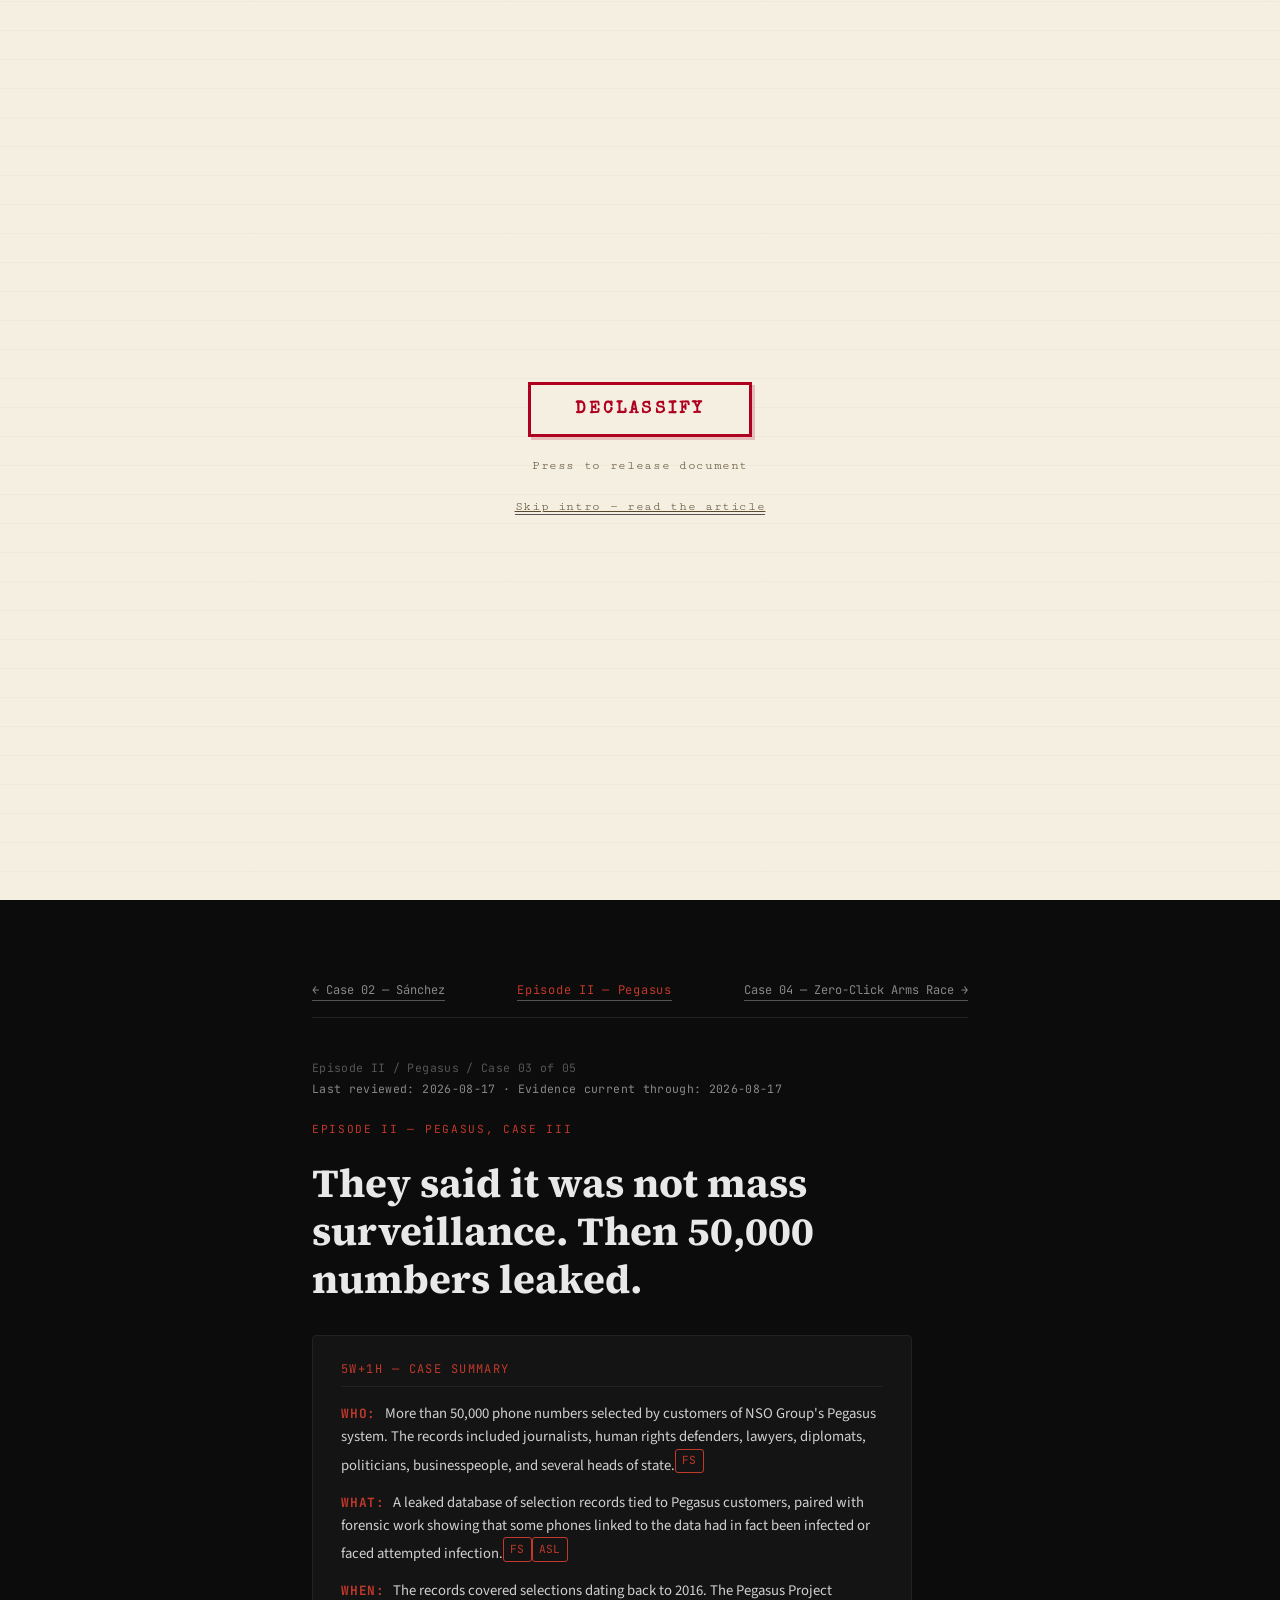
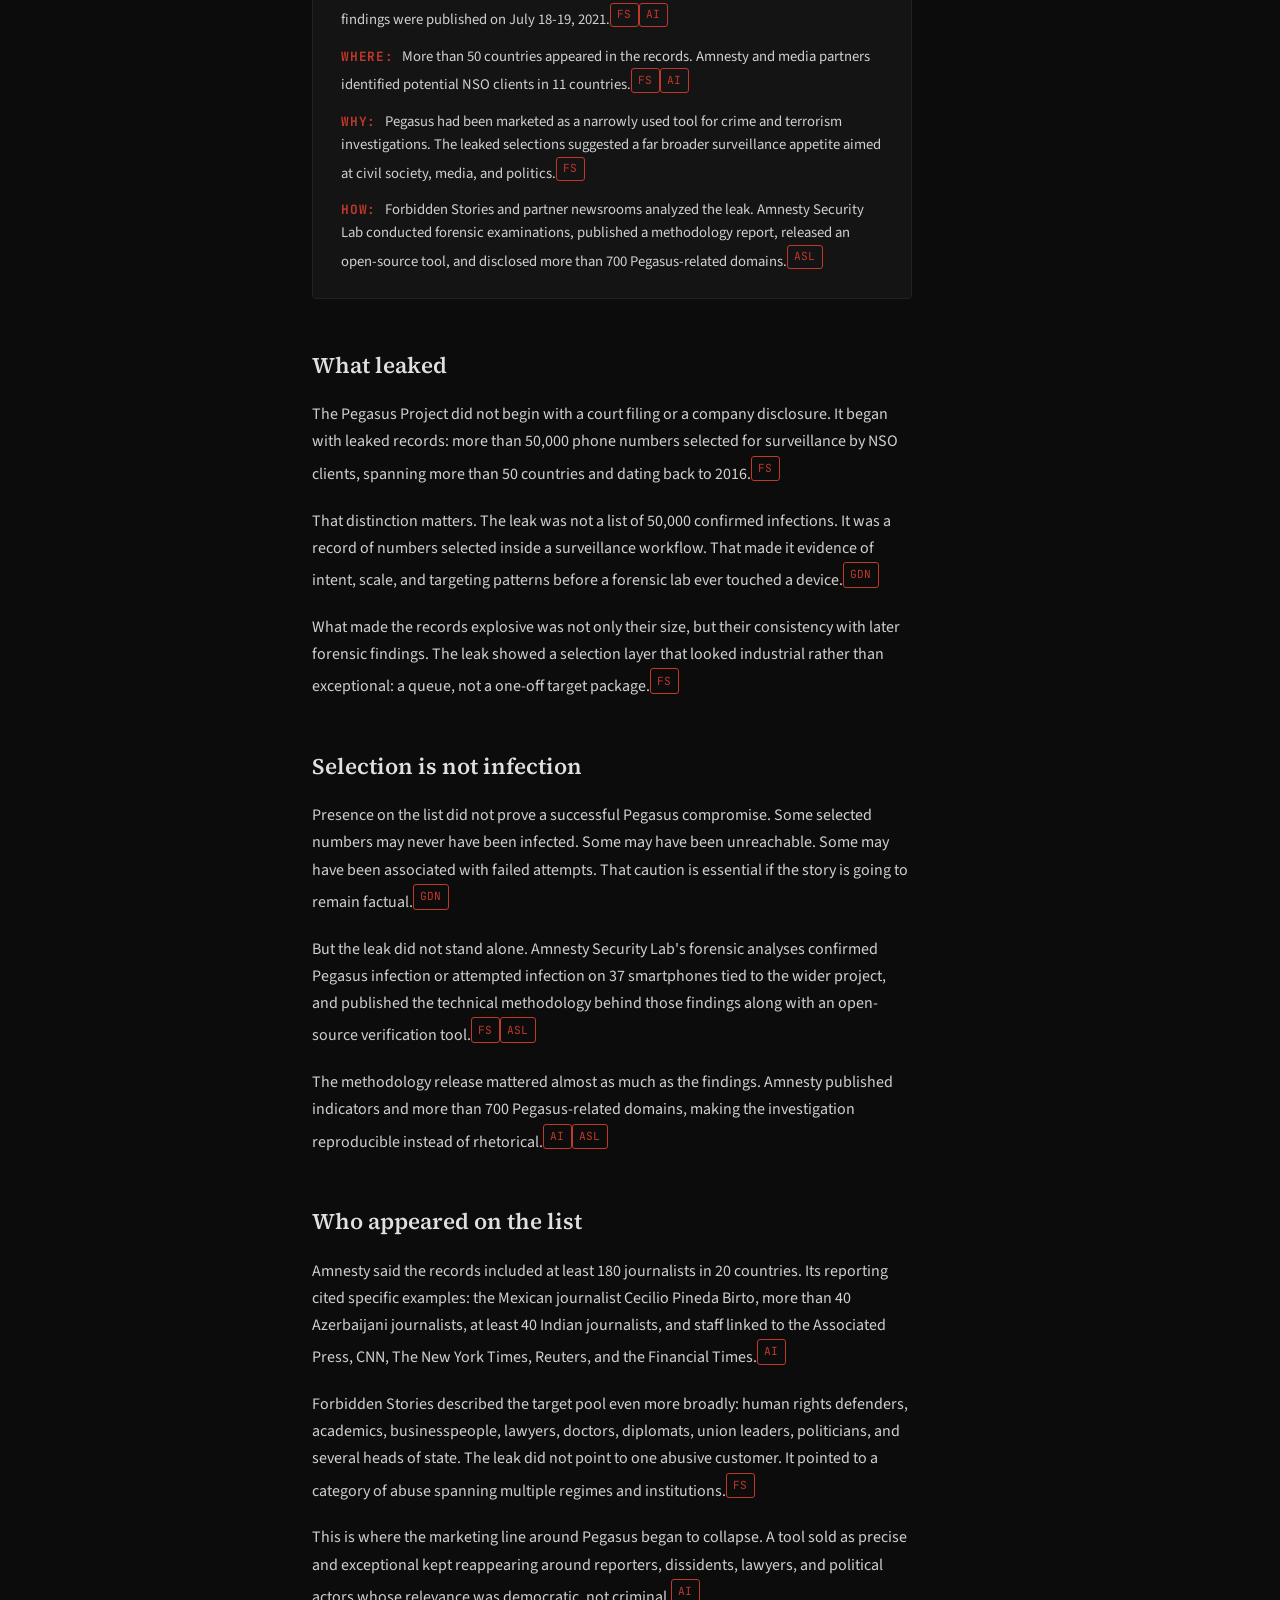
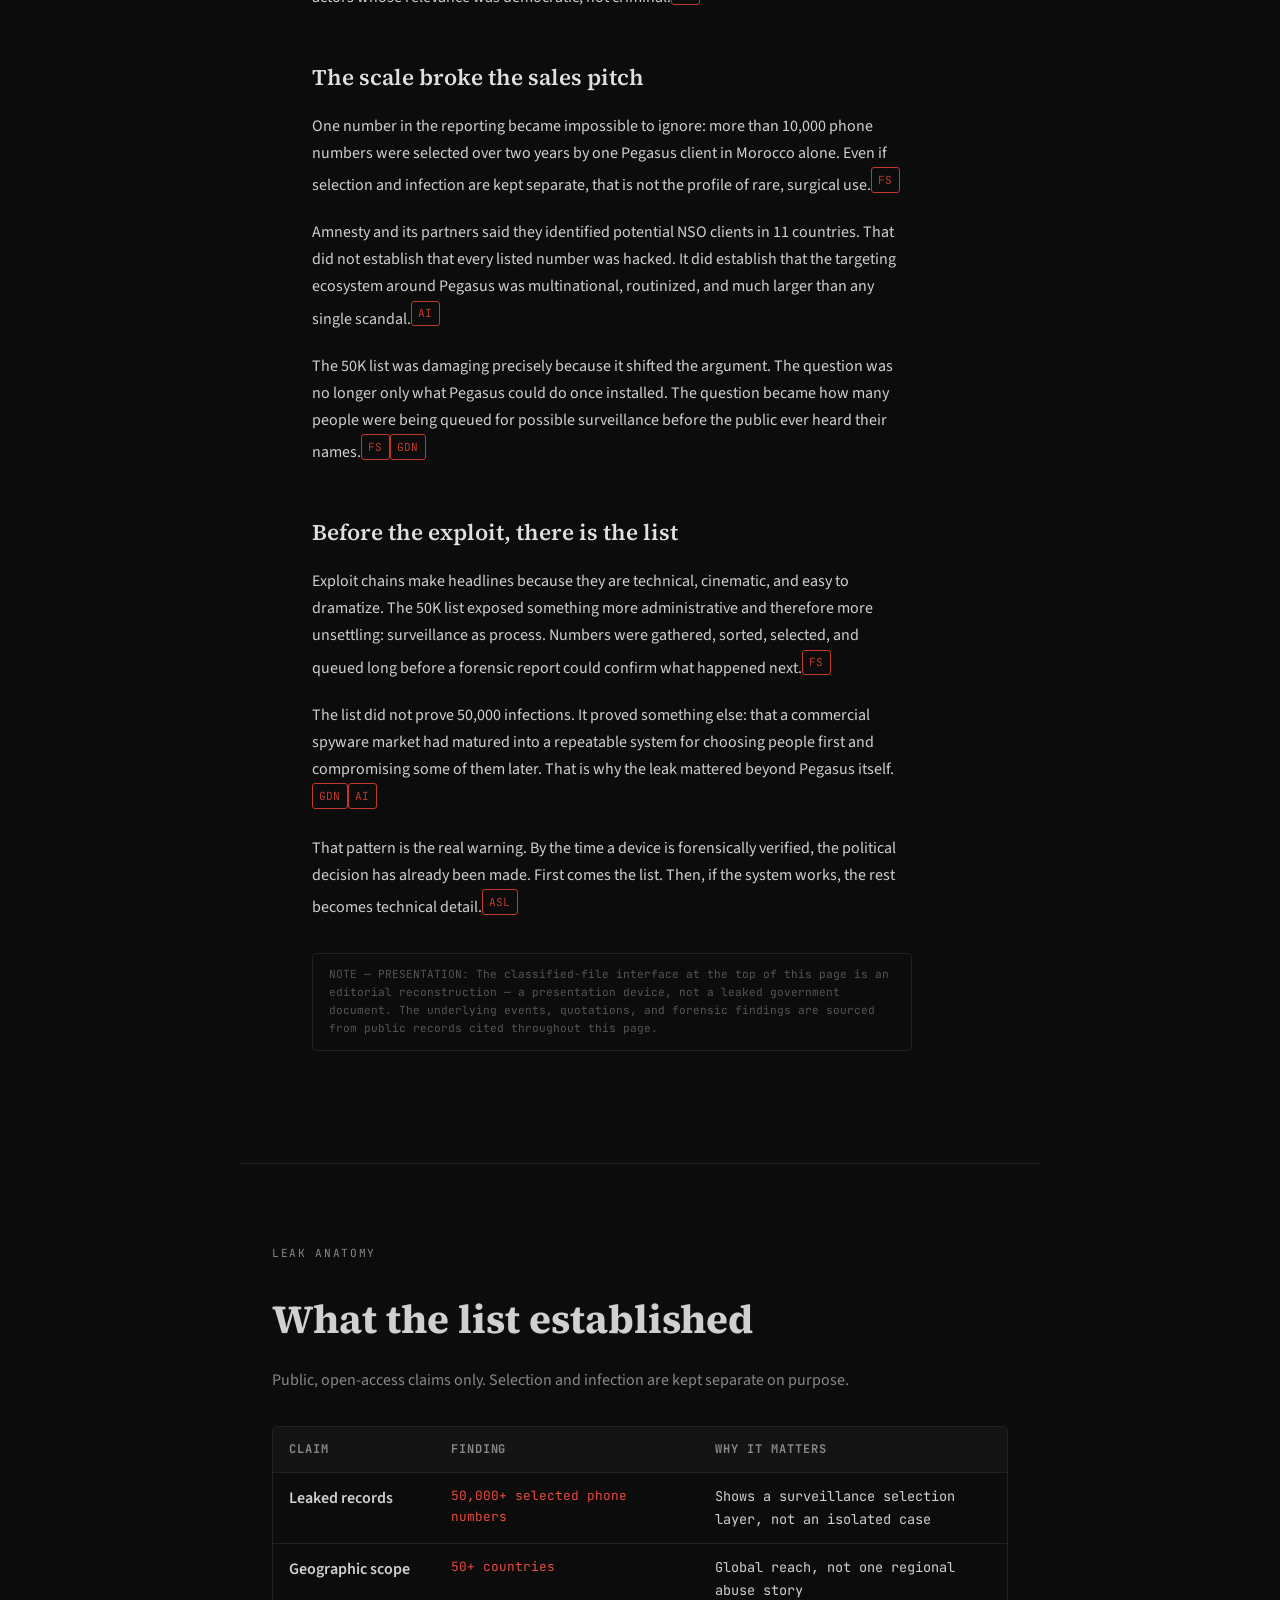
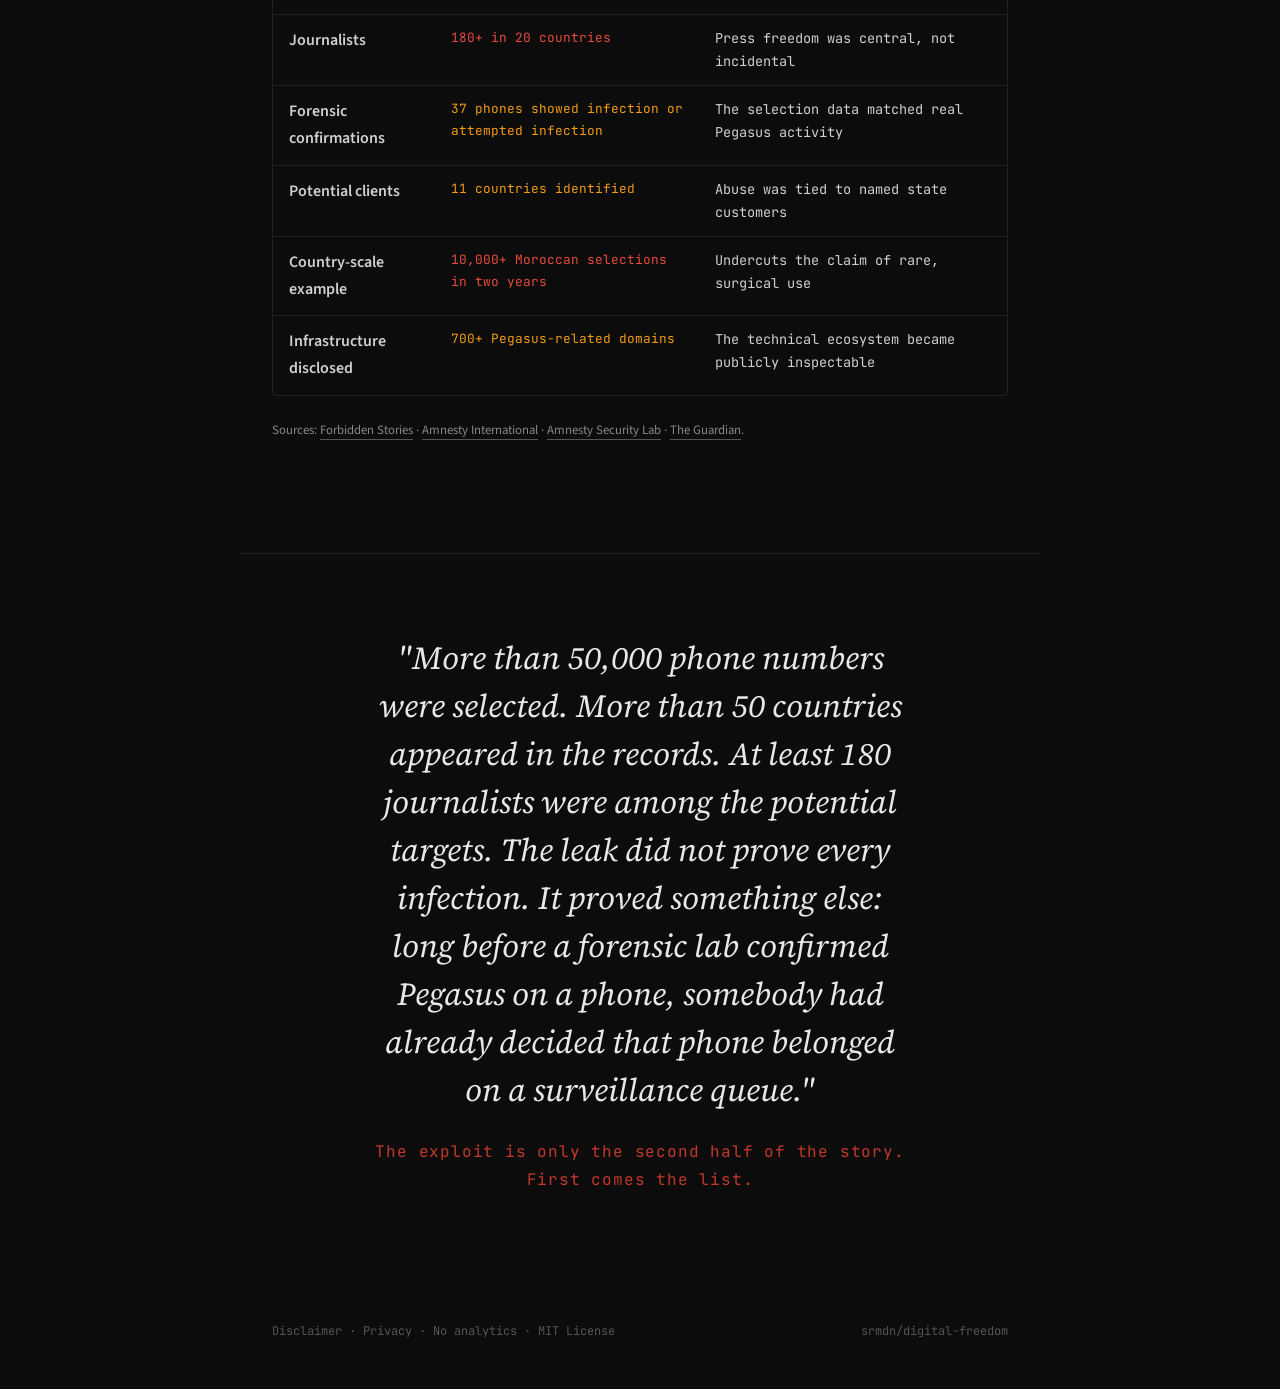
<file: sequences/pegasus-03-50k-list.html>
<!DOCTYPE html>
<html lang="en">
<head>
<meta charset="UTF-8">
<meta name="viewport" content="width=device-width, initial-scale=1.0">
<title>Pegasus — 50K List | Digital Freedom</title>
<meta name="description" content="Case 3 of the Pegasus series: the leaked 50,000-number database, forensic verification, and the global scale of Pegasus targeting.">
<meta name="theme-color" content="#0c0c0c">
<meta name="robots" content="index,follow">
<link rel="canonical" href="https://srmdn.github.io/digital-freedom/sequences/pegasus-03-50k-list.html">
<meta property="og:type" content="article">
<meta property="og:site_name" content="Digital Freedom">
<meta property="og:title" content="Pegasus — 50K List | Digital Freedom">
<meta property="og:description" content="Case 3 of the Pegasus series: the leaked 50,000-number database, forensic verification, and the global scale of Pegasus targeting.">
<meta property="og:url" content="https://srmdn.github.io/digital-freedom/sequences/pegasus-03-50k-list.html">
<meta property="article:modified_time" content="2026-08-17">
<meta name="twitter:card" content="summary">
<meta name="twitter:title" content="Pegasus — 50K List | Digital Freedom">
<meta name="twitter:description" content="Case 3 of the Pegasus series: the leaked 50,000-number database, forensic verification, and the global scale of Pegasus targeting.">
<link rel="icon" href="../favicon.svg" type="image/svg+xml">
<link rel="stylesheet" href="../assets/fonts.css">
<style>
  *, *::before, *::after { margin: 0; padding: 0; box-sizing: border-box; }

  :root {
    --bg: #0c0c0c;
    --surface: #141414;
    --border: #222;
    --text: #d0d0d0;
    --text-dim: #888;
    --text-muted: #555;
    --accent: #c0392b;
    --mono: 'JetBrains Mono', monospace;
    --serif: 'Source Serif 4', Georgia, serif;
    --sans: 'Source Sans 3', -apple-system, sans-serif;
  }

  html { scroll-behavior: smooth; }

  body {
    background: var(--bg);
    color: var(--text);
    font-family: var(--sans);
    font-size: 16px;
    line-height: 1.7;
    -webkit-font-smoothing: antialiased;
  }

  a { color: var(--text); text-decoration: none; border-bottom: 1px solid var(--text-muted); transition: color 0.2s, border-color 0.2s; }
  a:hover { color: #fff; border-color: #fff; }

  a:focus-visible {
    outline: 2px solid var(--accent);
    outline-offset: 4px;
    border-bottom-color: transparent;
  }

  button:focus-visible {
    outline: 2px solid #b00020;
    outline-offset: 3px;
  }

  .skip-link {
    position: absolute;
    left: 1rem;
    top: 1rem;
    transform: translateY(-200%);
    padding: 0.65rem 0.9rem;
    background: #b00020;
    color: #fff;
    border: none;
    border-radius: 4px;
    font-family: var(--mono);
    font-size: 0.8rem;
    z-index: 100;
  }

  .skip-link:focus {
    transform: translateY(0);
  }

  .sr-only {
    position: absolute;
    width: 1px;
    height: 1px;
    padding: 0;
    margin: -1px;
    overflow: hidden;
    clip: rect(0, 0, 0, 0);
    white-space: nowrap;
    border: 0;
  }

  /* ============== CLASSIFIED-INTEL TERMINAL HOOK ============== */
  .document {
    min-height: 100vh;
    width: 100%;
    max-width: none;
    height: auto;
    background: #f4efe1;
    background-image:
      repeating-linear-gradient(0deg, transparent, transparent 28px, rgba(120, 100, 70, 0.04) 28px, rgba(120, 100, 70, 0.04) 29px),
      radial-gradient(ellipse at 50% 0%, rgba(80, 60, 30, 0.05), transparent 70%),
      linear-gradient(180deg, #ece6d6 0%, #e0d9c6 100%);
    border: none;
    border-radius: 0;
    box-shadow: none;
    display: flex;
    flex-direction: column;
    overflow: hidden;
    position: relative;
    color: #1a1a1a;
    font-family: 'Special Elite', 'Cutive Mono', 'Courier New', monospace;
  }

  .document::before {
    content: '';
    position: absolute;
    inset: 0;
    background:
      radial-gradient(circle at 20% 30%, rgba(160, 140, 100, 0.08) 0%, transparent 40%),
      radial-gradient(circle at 80% 70%, rgba(120, 100, 70, 0.06) 0%, transparent 40%),
      radial-gradient(circle at 15% 85%, rgba(120, 80, 40, 0.08), transparent 25%),
      radial-gradient(circle at 90% 10%, rgba(100, 70, 30, 0.06), transparent 20%);
    pointer-events: none;
    z-index: 1;
  }

  .doc-header {
    padding: 14px 28px;
    border-bottom: 2px solid #1a1a1a;
    display: flex;
    justify-content: space-between;
    align-items: center;
    font-size: 12px;
    letter-spacing: 0.08em;
    text-transform: uppercase;
    color: #2a2a2a;
    position: relative;
    z-index: 5;
    background: rgba(244, 239, 225, 0.9);
  }

  .doc-header .file-id {
    font-family: 'Cutive Mono', monospace;
    opacity: 0.7;
  }

  .content {
    flex: 1;
    padding: 28px 40px 60px;
    max-width: 820px;
    width: 92vw;
    margin: 0 auto;
    overflow-y: auto;
    position: relative;
    z-index: 5;
    font-size: 15px;
    line-height: 1.7;
  }

  .content::-webkit-scrollbar { width: 8px; }
  .content::-webkit-scrollbar-track { background: rgba(201, 191, 168, 0.3); }
  .content::-webkit-scrollbar-thumb { background: #8a7d63; border-radius: 4px; }

  .line {
    margin-bottom: 4px;
    opacity: 0;
    transform: translateY(3px);
    transition: opacity 0.35s ease, transform 0.35s ease;
    white-space: pre-wrap;
    word-break: break-word;
  }

  .line.visible { opacity: 1; transform: translateY(0); }

  .line.classification {
    color: #b00020;
    font-weight: 700;
    font-size: 18px;
    letter-spacing: 0.12em;
    text-align: center;
    border-top: 3px double #b00020;
    border-bottom: 3px double #b00020;
    padding: 8px 0;
    margin: 8px 0 16px;
  }

  .line.section {
    font-weight: 700;
    font-size: 16px;
    text-transform: uppercase;
    letter-spacing: 0.06em;
    border-bottom: 1px solid #5a4a30;
    padding-bottom: 3px;
    margin: 20px 0 10px;
    color: #1a1a1a;
  }

  .line.text {
    color: #1a1a1a;
    margin-bottom: 6px;
  }

  .line.redacted {
    background: #1a1a1a;
    color: #b00020;
    border-radius: 1px;
    display: inline-block;
    padding: 0 6px;
    margin: 2px 0;
    user-select: none;
    letter-spacing: 0.05em;
  }

  .line.quote {
    font-style: italic;
    padding-left: 24px;
    border-left: 3px solid #5a4a30;
    margin: 10px 0;
    color: #2a2a2a;
  }

  .line.evidence {
    color: #5a5246;
    font-size: 12px;
    font-family: 'Cutive Mono', monospace;
    letter-spacing: 0.02em;
    margin-bottom: 3px;
  }

  .line.critical {
    color: #b00020;
    font-weight: 700;
    margin: 8px 0;
  }

  .line.stamp {
    color: #b00020;
    font-weight: 700;
    font-size: 22px;
    letter-spacing: 0.18em;
    text-align: center;
    border: 3px solid #b00020;
    padding: 10px;
    margin: 24px auto;
    display: inline-block;
    transform: rotate(-4deg);
    opacity: 0.85;
    box-shadow: inset 0 0 0 2px #f4efe1, inset 0 0 0 4px #b00020;
    text-shadow: 1px 1px 0 rgba(176, 0, 32, 0.3);
  }

  .line.stamp-wrap {
    text-align: center;
    margin: 28px 0;
  }

  .line.footer {
    border-top: 1px solid #5a4a30;
    padding-top: 12px;
    margin-top: 24px;
    font-size: 12px;
    font-family: 'Cutive Mono', monospace;
    color: #3a3a3a;
    letter-spacing: 0.02em;
  }

  .cursor {
    display: inline-block;
    width: 9px;
    height: 16px;
    background: #1a1a1a;
    animation: blink 1s step-end infinite;
    vertical-align: text-bottom;
    margin-left: 2px;
  }

  @keyframes blink { 0%, 100% { opacity: 1; } 50% { opacity: 0; } }

  .progress-bar {
    position: absolute;
    bottom: 0;
    left: 0;
    height: 3px;
    background: linear-gradient(90deg, #5a4a30, #b00020, #5a4a30);
    width: 0%;
    transition: width 0.5s ease;
    z-index: 20;
  }

  .start-btn {
    position: absolute;
    inset: 0;
    display: flex;
    flex-direction: column;
    align-items: center;
    justify-content: center;
    z-index: 50;
    background: #f4efe1;
    background-image:
      repeating-linear-gradient(0deg, transparent, transparent 28px, rgba(120, 100, 70, 0.04) 28px, rgba(120, 100, 70, 0.04) 29px);
    transition: opacity 0.5s;
  }

  .start-btn.hidden { opacity: 0; visibility: hidden; pointer-events: none; }

  .start-btn button {
    background: #f4efe1;
    color: #b00020;
    border: 3px solid #b00020;
    padding: 16px 44px;
    font-size: 17px;
    font-family: 'Special Elite', monospace;
    letter-spacing: 0.18em;
    cursor: pointer;
    transition: all 0.2s;
    text-transform: uppercase;
    font-weight: 700;
    box-shadow: 3px 3px 0 rgba(176, 0, 32, 0.2);
  }

  .start-btn button:hover { background: #b00020; color: #f4efe1; }

  .start-btn p {
    margin-top: 18px;
    color: #5a4a30;
    font-size: 13px;
    font-family: 'Cutive Mono', monospace;
    letter-spacing: 0.05em;
  }

  .start-btn p a { color: #5a4a30; text-decoration: underline; }
  .start-btn p a:hover { color: #1a1a1a; }

  .watermark {
    position: absolute;
    top: 50%;
    left: 50%;
    transform: translate(-50%, -50%) rotate(-28deg);
    font-size: 90px;
    font-weight: 700;
    color: rgba(176, 0, 32, 0.06);
    letter-spacing: 0.15em;
    pointer-events: none;
    z-index: 2;
    white-space: nowrap;
    font-family: 'Special Elite', monospace;
  }

  .fade-in { animation: fadeIn 1s ease-in; }
  @keyframes fadeIn { from { opacity: 0; } to { opacity: 1; } }

  .glitch { animation: glitch 0.3s ease-in-out; }
  @keyframes glitch {
    0% { transform: translate(0); }
    25% { transform: translate(-1px, 1px); }
    50% { transform: translate(1px, -1px); }
    75% { transform: translate(-1px, 0); }
    100% { transform: translate(0); }
  }

  /* ============== SCROLL HINT ============== */
  .scroll-hint {
    display: block;
    width: 100%;
    text-align: center;
    padding: 2rem;
    font-family: var(--mono);
    font-size: 0.8rem;
    color: var(--text-muted);
    animation: pulse 2s ease-in-out infinite;
    cursor: pointer;
    border: none;
    border-bottom: 1px solid var(--border);
    background: var(--bg);
  }

  .scroll-hint.hidden { display: none; }
  @keyframes pulse { 0%, 100% { opacity: 0.4; } 50% { opacity: 1; } }

  /* ============== ESSAY ============== */
  .essay {
    max-width: 720px;
    margin: 0 auto;
    padding: 5rem 2rem;
    position: relative;
    z-index: 10;
  }

  .essay h1 {
    font-family: var(--serif);
    font-size: clamp(1.8rem, 4vw, 2.5rem);
    font-weight: 700;
    line-height: 1.2;
    margin-bottom: 1.5rem;
    color: #e8e8e8;
  }

  .essay h2 {
    font-family: var(--serif);
    font-size: 1.4rem;
    font-weight: 600;
    margin-top: 3rem;
    margin-bottom: 1rem;
    color: #e0e0e0;
  }

  .essay p {
    margin-bottom: 1.25rem;
    max-width: 600px;
  }

  .essay blockquote {
    font-family: var(--serif);
    font-style: italic;
    font-size: 1.15rem;
    line-height: 1.6;
    color: #e8e8e8;
    border-left: 3px solid var(--accent);
    padding-left: 1.5rem;
    margin: 2rem 0;
    max-width: 560px;
  }

  .essay blockquote cite {
    display: block;
    font-style: normal;
    font-family: var(--sans);
    font-size: 0.85rem;
    color: var(--text-dim);
    margin-top: 0.75rem;
  }

  .essay .source-ref {
    display: inline-block;
    font-family: var(--mono);
    font-size: 0.7rem;
    color: var(--accent);
    border: 1px solid var(--accent);
    padding: 0.15rem 0.4rem;
    border-radius: 3px;
    vertical-align: super;
    cursor: pointer;
    transition: background 0.15s, color 0.15s;
    text-decoration: none;
    position: relative;
    z-index: 1;
  }

  .essay .source-ref:hover { background: var(--accent); color: #fff; }

  .section-label {
    font-family: var(--mono);
    font-size: 0.7rem;
    color: var(--accent);
    letter-spacing: 0.15em;
    text-transform: uppercase;
    margin-bottom: 1rem;
  }

  /* === CASE NAV + METADATA === */
  .case-nav {
    display: flex;
    justify-content: space-between;
    align-items: center;
    gap: 1rem;
    flex-wrap: wrap;
    font-family: var(--mono);
    font-size: 0.75rem;
    margin-bottom: 2.5rem;
    padding-bottom: 1rem;
    border-bottom: 1px solid var(--border);
  }

  .case-nav a {
    color: var(--text-dim);
    border-bottom: 1px solid var(--text-muted);
  }

  .case-nav a:hover { color: #fff; border-bottom-color: #fff; }
  .case-nav .case-nav-context { color: var(--accent); letter-spacing: 0.06em; }

  .pub-meta {
    font-family: var(--mono);
    font-size: 0.72rem;
    color: var(--text-muted);
    letter-spacing: 0.03em;
    margin-bottom: 2rem;
    line-height: 1.8;
  }

  .pub-meta span { color: var(--text-dim); }

  .sim-note {
    font-family: var(--mono);
    font-size: 0.7rem;
    color: var(--text-muted);
    border: 1px solid var(--border);
    padding: 0.75rem 1rem;
    border-radius: 4px;
    margin: 2rem 0;
    line-height: 1.6;
    max-width: 600px;
  }

  .evidence-legend {
    font-family: var(--mono);
    font-size: 0.72rem;
    color: var(--text-muted);
    line-height: 1.7;
    margin-bottom: 1.5rem;
    max-width: 600px;
  }

  .divider {
    border: none;
    height: 1px;
    background: var(--border);
    max-width: 800px;
    margin: 0 auto;
  }

  /* ============== 5W+1H SUMMARY ============== */
  .five-w {
    border: 1px solid var(--border);
    border-radius: 4px;
    padding: 1.5rem 1.75rem;
    margin: 2rem 0 3rem;
    background: var(--surface);
    max-width: 600px;
  }

  .five-w .five-w-title {
    font-family: var(--mono);
    font-size: 0.75rem;
    color: var(--accent);
    letter-spacing: 0.12em;
    text-transform: uppercase;
    margin-bottom: 1rem;
    border-bottom: 1px solid var(--border);
    padding-bottom: 0.5rem;
  }

  .five-w p {
    margin-bottom: 0.85rem;
    font-size: 0.92rem;
    line-height: 1.55;
    max-width: none;
  }

  .five-w p:last-child { margin-bottom: 0; }

  .five-w strong {
    font-family: var(--mono);
    font-size: 0.8rem;
    color: var(--accent);
    letter-spacing: 0.06em;
    margin-right: 0.35rem;
  }

  /* ============== DATA SECTION ============== */
  .data-section {
    max-width: 800px;
    margin: 0 auto;
    padding: 5rem 2rem;
  }

  .data-section h2 {
    font-family: var(--serif);
    font-size: clamp(1.8rem, 4vw, 2.5rem);
    font-weight: 700;
    line-height: 1.2;
    margin-bottom: 1.5rem;
  }

  .data-section > p {
    margin-bottom: 2rem;
    max-width: 600px;
    color: var(--text-dim);
  }

  .comparison-table {
    border: 1px solid var(--border);
    border-radius: 4px;
    overflow-x: auto;
  }

  .col-country { flex: 2; font-weight: 600; }
  .col-score { flex: 1; text-align: left; font-family: var(--mono); font-size: 0.85rem; }
  .col-status { flex: 1.5; font-family: var(--mono); font-size: 0.8rem; }

  .comparison-table table { width: 100%; min-width: 640px; border-collapse: collapse; text-align: left; }
  .comparison-table th, .comparison-table td { padding: 0.75rem 1rem; border-bottom: 1px solid var(--border); vertical-align: top; }
  .comparison-table thead th { background: var(--surface); font-family: var(--mono); font-size: 0.75rem; color: var(--text-dim); text-transform: uppercase; letter-spacing: 0.08em; }
  .comparison-table tbody th { text-align: left; }
  .comparison-table tbody tr:last-child > * { border-bottom: 0; }

  .score-green { color: #27ae60; }
  .score-yellow { color: #f39c12; }
  .score-red { color: #e74c3c; }

  .data-sources {
    margin-top: 1.5rem;
    font-size: 0.8rem;
    color: var(--text-muted);
  }

  .data-sources a {
    color: var(--text-dim);
    font-size: 0.8rem;
    border-bottom: 1px solid var(--text-muted);
  }

  /* ============== CLOSING ============== */
  .closing {
    min-height: 60vh;
    display: flex;
    flex-direction: column;
    align-items: center;
    justify-content: center;
    text-align: center;
    padding: 5rem 2rem;
    max-width: 600px;
    margin: 0 auto;
  }

  .closing blockquote {
    font-family: var(--serif);
    font-size: clamp(1.5rem, 3vw, 2rem);
    font-style: italic;
    line-height: 1.5;
    color: #e8e8e8;
    border-left: none;
    padding: 0;
    margin-bottom: 1.5rem;
  }

  .closing .closing-line {
    font-family: var(--mono);
    font-size: 1rem;
    color: var(--accent);
    letter-spacing: 0.05em;
  }

  /* ============== FOOTER ============== */
  footer {
    padding: 3rem 2rem;
    max-width: 800px;
    margin: 0 auto;
    display: flex;
    justify-content: space-between;
    align-items: center;
    flex-wrap: wrap;
    gap: 1rem;
  }

  footer p, footer a {
    font-family: var(--mono);
    font-size: 0.75rem;
    color: var(--text-muted);
    border-bottom: none;
  }

  footer a:hover { color: #fff; }

  @media (max-width: 600px) {
    .content { padding: 1rem 1.25rem; }
    .essay, .data-section { padding: 3rem 1.5rem; }
  }

  @media (prefers-reduced-motion: reduce) {
    html { scroll-behavior: auto; }
    .line { transition: none; }
    .cursor { animation: none; }
    .glitch { animation: none; }
    .fade-in { animation: none; }
    .progress-bar { transition: none; }
    .scroll-hint { animation: none; }
    .start-btn { transition: none; }
  }
</style>
</head>
<body>

<a href="#essay" class="skip-link">Skip to article</a>

<!-- ========== CLASSIFIED-INTEL TERMINAL HOOK ========== -->
<div class="document" id="terminalHook">
  <div class="watermark">CLASSIFIED</div>
  <div class="doc-header">
    <span>CENTRAL INTELLIGENCE AGENCY — DIRECTORATE OF OPERATIONS</span>
    <span class="file-id">FILE: 2021-INTL-0718 / PEGASUS — EDITORIAL RECONSTRUCTION</span>
  </div>
  <div class="content" id="content"></div>
  <div class="progress-bar" id="progress"></div>
  <div class="start-btn" id="startBtn">
    <button onclick="startSequence()">DECLASSIFY</button>
    <p>Press to release document</p>
    <p><a href="#essay">Skip intro — read the article</a></p>
    <noscript><p style="margin-top:24px; max-width:420px">JavaScript is disabled, so the interactive intro cannot play. The full article below is readable without it.</p></noscript>
  </div>
</div>

<button class="scroll-hint hidden" id="scrollHint" onclick="document.getElementById('essay').scrollIntoView({behavior: matchMedia('(prefers-reduced-motion: reduce)').matches ? 'auto' : 'smooth'})">
  &darr; Continue reading
</button>

<!-- ========== ESSAY ========== -->
<section class="essay" id="essay">

  <nav class="case-nav" aria-label="Case navigation">
    <a href="pegasus-02-sanchez.html">← Case 02 — Sánchez</a>
    <a href="../index.html#episode-ii" class="case-nav-context">Episode II — Pegasus</a>
    <a href="pegasus-04-zero-click.html">Case 04 — Zero-Click Arms Race →</a>
  </nav>

  <p class="pub-meta">Episode II / Pegasus / Case 03 of 05<br><span>Last reviewed: 2026-08-17 · Evidence current through: 2026-08-17</span></p>

  <p class="section-label">Episode II — Pegasus, Case III</p>
  <h1>They said it was not mass surveillance. Then 50,000 numbers leaked.</h1>

  <div class="five-w">
    <p class="five-w-title">5W+1H — Case Summary</p>
    <p><strong>WHO:</strong> More than 50,000 phone numbers selected by customers of NSO Group's Pegasus system. The records included journalists, human rights defenders, lawyers, diplomats, politicians, businesspeople, and several heads of state.<a class="source-ref" href="https://forbiddenstories.org/about-the-pegasus-project/" target="_blank" rel="noopener noreferrer" aria-label="Source FS — forbiddenstories.org">FS</a></p>
    <p><strong>WHAT:</strong> A leaked database of selection records tied to Pegasus customers, paired with forensic work showing that some phones linked to the data had in fact been infected or faced attempted infection.<a class="source-ref" href="https://forbiddenstories.org/about-the-pegasus-project/" target="_blank" rel="noopener noreferrer" aria-label="Source FS — forbiddenstories.org">FS</a><a class="source-ref" href="https://securitylab.amnesty.org/latest/2021/07/forensic-methodology-report-how-to-catch-nso-groups-pegasus/" target="_blank" rel="noopener noreferrer" aria-label="Source ASL — securitylab.amnesty.org">ASL</a></p>
    <p><strong>WHEN:</strong> The records covered selections dating back to 2016. The Pegasus Project findings were published on July 18-19, 2021.<a class="source-ref" href="https://forbiddenstories.org/about-the-pegasus-project/" target="_blank" rel="noopener noreferrer" aria-label="Source FS — forbiddenstories.org">FS</a><a class="source-ref" href="https://www.amnesty.org/en/latest/press-release/2021/07/the-pegasus-project/" target="_blank" rel="noopener noreferrer" aria-label="Source AI — www.amnesty.org">AI</a></p>
    <p><strong>WHERE:</strong> More than 50 countries appeared in the records. Amnesty and media partners identified potential NSO clients in 11 countries.<a class="source-ref" href="https://forbiddenstories.org/about-the-pegasus-project/" target="_blank" rel="noopener noreferrer" aria-label="Source FS — forbiddenstories.org">FS</a><a class="source-ref" href="https://www.amnesty.org/en/latest/press-release/2021/07/the-pegasus-project/" target="_blank" rel="noopener noreferrer" aria-label="Source AI — www.amnesty.org">AI</a></p>
    <p><strong>WHY:</strong> Pegasus had been marketed as a narrowly used tool for crime and terrorism investigations. The leaked selections suggested a far broader surveillance appetite aimed at civil society, media, and politics.<a class="source-ref" href="https://forbiddenstories.org/about-the-pegasus-project/" target="_blank" rel="noopener noreferrer" aria-label="Source FS — forbiddenstories.org">FS</a></p>
    <p><strong>HOW:</strong> Forbidden Stories and partner newsrooms analyzed the leak. Amnesty Security Lab conducted forensic examinations, published a methodology report, released an open-source tool, and disclosed more than 700 Pegasus-related domains.<a class="source-ref" href="https://securitylab.amnesty.org/latest/2021/07/forensic-methodology-report-how-to-catch-nso-groups-pegasus/" target="_blank" rel="noopener noreferrer" aria-label="Source ASL — securitylab.amnesty.org">ASL</a></p>
  </div>

  <h2>What leaked</h2>

  <p>The Pegasus Project did not begin with a court filing or a company disclosure. It began with leaked records: more than 50,000 phone numbers selected for surveillance by NSO clients, spanning more than 50 countries and dating back to 2016.<a class="source-ref" href="https://forbiddenstories.org/about-the-pegasus-project/" target="_blank" rel="noopener noreferrer" aria-label="Source FS — forbiddenstories.org">FS</a></p>

  <p>That distinction matters. The leak was not a list of 50,000 confirmed infections. It was a record of numbers selected inside a surveillance workflow. That made it evidence of intent, scale, and targeting patterns before a forensic lab ever touched a device.<a class="source-ref" href="https://www.theguardian.com/world/2021/jul/18/revealed-leak-uncovers-global-abuse-of-cyber-surveillance-weapon-nso-group-pegasus" target="_blank" rel="noopener noreferrer" aria-label="Source GDN — www.theguardian.com">GDN</a></p>

  <p>What made the records explosive was not only their size, but their consistency with later forensic findings. The leak showed a selection layer that looked industrial rather than exceptional: a queue, not a one-off target package.<a class="source-ref" href="https://forbiddenstories.org/about-the-pegasus-project/" target="_blank" rel="noopener noreferrer" aria-label="Source FS — forbiddenstories.org">FS</a></p>

  <h2>Selection is not infection</h2>

  <p>Presence on the list did not prove a successful Pegasus compromise. Some selected numbers may never have been infected. Some may have been unreachable. Some may have been associated with failed attempts. That caution is essential if the story is going to remain factual.<a class="source-ref" href="https://www.theguardian.com/world/2021/jul/18/revealed-leak-uncovers-global-abuse-of-cyber-surveillance-weapon-nso-group-pegasus" target="_blank" rel="noopener noreferrer" aria-label="Source GDN — www.theguardian.com">GDN</a></p>

  <p>But the leak did not stand alone. Amnesty Security Lab's forensic analyses confirmed Pegasus infection or attempted infection on 37 smartphones tied to the wider project, and published the technical methodology behind those findings along with an open-source verification tool.<a class="source-ref" href="https://forbiddenstories.org/about-the-pegasus-project/" target="_blank" rel="noopener noreferrer" aria-label="Source FS — forbiddenstories.org">FS</a><a class="source-ref" href="https://securitylab.amnesty.org/latest/2021/07/forensic-methodology-report-how-to-catch-nso-groups-pegasus/" target="_blank" rel="noopener noreferrer" aria-label="Source ASL — securitylab.amnesty.org">ASL</a></p>

  <p>The methodology release mattered almost as much as the findings. Amnesty published indicators and more than 700 Pegasus-related domains, making the investigation reproducible instead of rhetorical.<a class="source-ref" href="https://www.amnesty.org/en/latest/press-release/2021/07/the-pegasus-project/" target="_blank" rel="noopener noreferrer" aria-label="Source AI — www.amnesty.org">AI</a><a class="source-ref" href="https://securitylab.amnesty.org/latest/2021/07/forensic-methodology-report-how-to-catch-nso-groups-pegasus/" target="_blank" rel="noopener noreferrer" aria-label="Source ASL — securitylab.amnesty.org">ASL</a></p>

  <h2>Who appeared on the list</h2>

  <p>Amnesty said the records included at least 180 journalists in 20 countries. Its reporting cited specific examples: the Mexican journalist Cecilio Pineda Birto, more than 40 Azerbaijani journalists, at least 40 Indian journalists, and staff linked to the Associated Press, CNN, The New York Times, Reuters, and the Financial Times.<a class="source-ref" href="https://www.amnesty.org/en/latest/press-release/2021/07/the-pegasus-project/" target="_blank" rel="noopener noreferrer" aria-label="Source AI — www.amnesty.org">AI</a></p>

  <p>Forbidden Stories described the target pool even more broadly: human rights defenders, academics, businesspeople, lawyers, doctors, diplomats, union leaders, politicians, and several heads of state. The leak did not point to one abusive customer. It pointed to a category of abuse spanning multiple regimes and institutions.<a class="source-ref" href="https://forbiddenstories.org/about-the-pegasus-project/" target="_blank" rel="noopener noreferrer" aria-label="Source FS — forbiddenstories.org">FS</a></p>

  <p>This is where the marketing line around Pegasus began to collapse. A tool sold as precise and exceptional kept reappearing around reporters, dissidents, lawyers, and political actors whose relevance was democratic, not criminal.<a class="source-ref" href="https://www.amnesty.org/en/latest/press-release/2021/07/the-pegasus-project/" target="_blank" rel="noopener noreferrer" aria-label="Source AI — www.amnesty.org">AI</a></p>

  <h2>The scale broke the sales pitch</h2>

  <p>One number in the reporting became impossible to ignore: more than 10,000 phone numbers were selected over two years by one Pegasus client in Morocco alone. Even if selection and infection are kept separate, that is not the profile of rare, surgical use.<a class="source-ref" href="https://forbiddenstories.org/about-the-pegasus-project/" target="_blank" rel="noopener noreferrer" aria-label="Source FS — forbiddenstories.org">FS</a></p>

  <p>Amnesty and its partners said they identified potential NSO clients in 11 countries. That did not establish that every listed number was hacked. It did establish that the targeting ecosystem around Pegasus was multinational, routinized, and much larger than any single scandal.<a class="source-ref" href="https://www.amnesty.org/en/latest/press-release/2021/07/the-pegasus-project/" target="_blank" rel="noopener noreferrer" aria-label="Source AI — www.amnesty.org">AI</a></p>

  <p>The 50K list was damaging precisely because it shifted the argument. The question was no longer only what Pegasus could do once installed. The question became how many people were being queued for possible surveillance before the public ever heard their names.<a class="source-ref" href="https://forbiddenstories.org/about-the-pegasus-project/" target="_blank" rel="noopener noreferrer" aria-label="Source FS — forbiddenstories.org">FS</a><a class="source-ref" href="https://www.theguardian.com/world/2021/jul/18/revealed-leak-uncovers-global-abuse-of-cyber-surveillance-weapon-nso-group-pegasus" target="_blank" rel="noopener noreferrer" aria-label="Source GDN — www.theguardian.com">GDN</a></p>

  <h2>Before the exploit, there is the list</h2>

  <p>Exploit chains make headlines because they are technical, cinematic, and easy to dramatize. The 50K list exposed something more administrative and therefore more unsettling: surveillance as process. Numbers were gathered, sorted, selected, and queued long before a forensic report could confirm what happened next.<a class="source-ref" href="https://forbiddenstories.org/about-the-pegasus-project/" target="_blank" rel="noopener noreferrer" aria-label="Source FS — forbiddenstories.org">FS</a></p>

  <p>The list did not prove 50,000 infections. It proved something else: that a commercial spyware market had matured into a repeatable system for choosing people first and compromising some of them later. That is why the leak mattered beyond Pegasus itself.<a class="source-ref" href="https://www.theguardian.com/world/2021/jul/18/revealed-leak-uncovers-global-abuse-of-cyber-surveillance-weapon-nso-group-pegasus" target="_blank" rel="noopener noreferrer" aria-label="Source GDN — www.theguardian.com">GDN</a><a class="source-ref" href="https://www.amnesty.org/en/latest/press-release/2021/07/the-pegasus-project/" target="_blank" rel="noopener noreferrer" aria-label="Source AI — www.amnesty.org">AI</a></p>

  <p>That pattern is the real warning. By the time a device is forensically verified, the political decision has already been made. First comes the list. Then, if the system works, the rest becomes technical detail.<a class="source-ref" href="https://securitylab.amnesty.org/latest/2021/07/forensic-methodology-report-how-to-catch-nso-groups-pegasus/" target="_blank" rel="noopener noreferrer" aria-label="Source ASL — securitylab.amnesty.org">ASL</a></p>

  <div class="sim-note">
    NOTE — PRESENTATION: The classified-file interface at the top of this page is an editorial reconstruction — a presentation device, not a leaked government document. The underlying events, quotations, and forensic findings are sourced from public records cited throughout this page.
  </div>
</section>

<hr class="divider">

<!-- ========== DATA SECTION ========== -->
<section class="data-section" id="data">
  <p class="section-label">Leak anatomy</p>
  <h2>What the list established</h2>
  <p>Public, open-access claims only. Selection and infection are kept separate on purpose.</p>

  <div class="comparison-table" tabindex="0" role="region" aria-label="Scrollable table: What the list established">
    <table>
      <caption class="sr-only">What the list established</caption>
      <thead>
      <tr>
        <th scope="col" class="col-country">Claim</th>
        <th scope="col" class="col-status">Finding</th>
        <th scope="col" class="col-score">Why it matters</th>
      </tr>
      </thead>
      <tbody>
      <tr>
        <th scope="row" class="col-country">Leaked records</th>
        <td class="col-status score-red">50,000+ selected phone numbers</td>
        <td class="col-score">Shows a surveillance selection layer, not an isolated case</td>
      </tr>
      <tr>
        <th scope="row" class="col-country">Geographic scope</th>
        <td class="col-status score-red">50+ countries</td>
        <td class="col-score">Global reach, not one regional abuse story</td>
      </tr>
      <tr>
        <th scope="row" class="col-country">Journalists</th>
        <td class="col-status score-red">180+ in 20 countries</td>
        <td class="col-score">Press freedom was central, not incidental</td>
      </tr>
      <tr>
        <th scope="row" class="col-country">Forensic confirmations</th>
        <td class="col-status score-yellow">37 phones showed infection or attempted infection</td>
        <td class="col-score">The selection data matched real Pegasus activity</td>
      </tr>
      <tr>
        <th scope="row" class="col-country">Potential clients</th>
        <td class="col-status score-yellow">11 countries identified</td>
        <td class="col-score">Abuse was tied to named state customers</td>
      </tr>
      <tr>
        <th scope="row" class="col-country">Country-scale example</th>
        <td class="col-status score-red">10,000+ Moroccan selections in two years</td>
        <td class="col-score">Undercuts the claim of rare, surgical use</td>
      </tr>
      <tr>
        <th scope="row" class="col-country">Infrastructure disclosed</th>
        <td class="col-status score-yellow">700+ Pegasus-related domains</td>
        <td class="col-score">The technical ecosystem became publicly inspectable</td>
      </tr>
      </tbody>
    </table>
  </div>

  <p class="data-sources">
    Sources: <a href="https://forbiddenstories.org/about-the-pegasus-project/" target="_blank" rel="noopener noreferrer">Forbidden Stories</a> · <a href="https://www.amnesty.org/en/latest/press-release/2021/07/the-pegasus-project/" target="_blank" rel="noopener noreferrer">Amnesty International</a> · <a href="https://securitylab.amnesty.org/latest/2021/07/forensic-methodology-report-how-to-catch-nso-groups-pegasus/" target="_blank" rel="noopener noreferrer">Amnesty Security Lab</a> · <a href="https://www.theguardian.com/world/2021/jul/18/revealed-leak-uncovers-global-abuse-of-cyber-surveillance-weapon-nso-group-pegasus" target="_blank" rel="noopener noreferrer">The Guardian</a>.
  </p>
</section>

<hr class="divider">

<!-- ========== CLOSING ========== -->
<div class="closing">
  <blockquote>"More than 50,000 phone numbers were selected. More than 50 countries appeared in the records. At least 180 journalists were among the potential targets. The leak did not prove every infection. It proved something else: long before a forensic lab confirmed Pegasus on a phone, somebody had already decided that phone belonged on a surveillance queue."</blockquote>
  <p class="closing-line">The exploit is only the second half of the story. First comes the list.</p>
</div>

<!-- ========== FOOTER ========== -->
<footer>
  <p><a href="../disclaimer.html">Disclaimer</a> &middot; <a href="../privacy.html">Privacy</a> &middot; No analytics &middot; MIT License</p>
  <a href="https://github.com/srmdn/digital-freedom">srmdn/digital-freedom</a>
</footer>

<!-- ========== TERMINAL SCRIPT ========== -->
<script>
const content = document.getElementById('content');
const progress = document.getElementById('progress');
const startBtn = document.getElementById('startBtn');
const scrollHint = document.getElementById('scrollHint');

const lines = [
  { text: 'TOP SECRET // HCS-P // SI // NOFORN', type: 'classification', delay: 700 },
  { text: '', type: 'text', delay: 300 },
  { text: 'SUBJECT:  LEAKED SELECTION RECORDS', type: 'section', delay: 500 },
  { text: 'CASE:     PEGASUS PROJECT — "THE 50K LIST"', type: 'text', delay: 400 },
  { text: 'DATE:     JUL 2021 — MULTINATIONAL INVESTIGATION', type: 'text', delay: 400 },
  { text: 'TOOLING:  NSO GROUP "PEGASUS" — SELECTION DATA + FORENSICS', type: 'text', delay: 500 },
  { text: '', type: 'text', delay: 300 },
  { text: '[THIS DOCUMENT CONTAINS HCS-P INTELLIGENCE. UNAUTHORIZED DISCLOSURE SUBJECT TO FEDERAL CRIMINAL SANCTIONS.]', type: 'critical', delay: 700 },
  { text: '', type: 'text', delay: 300 },

  { text: '1.  THE LEAK', type: 'section', delay: 500 },
  { text: 'More than 50,000 phone numbers selected for surveillance', type: 'text', delay: 400 },
  { text: 'by NSO Group customers. Records dated back to 2016.', type: 'text', delay: 400 },
  { text: 'More than 50 countries appeared in the data.', type: 'text', delay: 400 },
  { text: 'This was not one scandal. It was a system.', type: 'critical', delay: 700 },
  { text: '', type: 'text', delay: 300 },
  { text: '[SOURCE] Forbidden Stories — Pegasus Project overview.', type: 'evidence', delay: 400 },
  { text: '', type: 'text', delay: 400 },

  { text: '2.  SELECTION IS NOT INFECTION', type: 'section', delay: 500 },
  { text: 'A number on the list did not automatically mean a phone', type: 'text', delay: 400 },
  { text: 'was infected. The data showed selection and targeting intent.', type: 'text', delay: 500 },
  { text: 'But forensic analysis confirmed infection or attempted', type: 'text', delay: 500 },
  { text: 'infection on 37 smartphones tied to the project.', type: 'critical', delay: 700 },
  { text: '', type: 'text', delay: 300 },
  { text: 'Methodology, indicators, and 700+ Pegasus-related domains', type: 'text', delay: 400 },
  { text: 'were published into the open.', type: 'text', delay: 400 },
  { text: '', type: 'text', delay: 300 },
  { text: '[SOURCE] Amnesty Security Lab methodology report.', type: 'evidence', delay: 400 },
  { text: '[SOURCE] The Guardian — selection vs infection distinction.', type: 'evidence', delay: 500 },
  { text: '', type: 'text', delay: 400 },

  { text: '3.  WHO APPEARED ON THE LIST', type: 'section', delay: 500 },
  { text: 'At least 180 journalists in 20 countries.', type: 'text', delay: 400 },
  { text: 'Human rights defenders. Lawyers. Diplomats. Politicians.', type: 'text', delay: 400 },
  { text: 'Businesspeople. Academics. Doctors. Union leaders.', type: 'text', delay: 400 },
  { text: 'Several heads of state.', type: 'critical', delay: 700 },
  { text: '', type: 'text', delay: 300 },
  { text: 'Examples in public reporting included Mexican, Azerbaijani,', type: 'text', delay: 500 },
  { text: 'and Indian journalists, plus staff tied to AP, CNN,', type: 'text', delay: 500 },
  { text: 'The New York Times, Reuters, and Financial Times.', type: 'text', delay: 500 },
  { text: '', type: 'text', delay: 300 },
  { text: '[SOURCE] Amnesty International press release, Jul 2021.', type: 'evidence', delay: 500 },
  { text: '', type: 'text', delay: 400 },

  { text: '4.  SCALE', type: 'section', delay: 500 },
  { text: 'One Pegasus client in Morocco selected more than 10,000', type: 'text', delay: 400 },
  { text: 'numbers over two years.', type: 'text', delay: 400 },
  { text: 'Amnesty and partners identified potential NSO clients', type: 'text', delay: 400 },
  { text: 'in 11 countries.', type: 'critical', delay: 700 },
  { text: '', type: 'text', delay: 300 },
  { text: 'This did not prove 50,000 successful hacks.', type: 'text', delay: 500 },
  { text: 'It proved industrial-scale selection for surveillance.', type: 'critical', delay: 700 },
  { text: '', type: 'text', delay: 300 },
  { text: '[SOURCE] Forbidden Stories + Amnesty International.', type: 'evidence', delay: 500 },
  { text: '', type: 'text', delay: 400 },

  { text: '5.  ASSESSMENT', type: 'section', delay: 500 },
  { text: 'The list was evidence of intent.', type: 'text', delay: 500 },
  { text: 'The forensic work was evidence that some selections', type: 'text', delay: 500 },
  { text: 'translated into real Pegasus compromise.', type: 'text', delay: 500 },
  { text: 'Before the exploit, there is the queue.', type: 'critical', delay: 700 },
  { text: 'Before the compromise, there is the decision.', type: 'critical', delay: 700 },
  { text: '', type: 'text', delay: 400 },

  { text: 'TOP SECRET // HCS-P // SI // NOFORN', type: 'stamp-wrap', delay: 0 },
  { text: 'DECLASSIFIED — RELEASE IN PART', type: 'stamp', delay: 1200 },
  { text: '', type: 'text', delay: 400 },

  { text: 'SOURCES:', type: 'footer', delay: 400 },
  { text: '  [1] Forbidden Stories — About the Pegasus Project, Jul 2021', type: 'footer', delay: 350 },
  { text: '  [2] Amnesty International — Pegasus Project press release, Jul 2021', type: 'footer', delay: 350 },
  { text: '  [3] Amnesty Security Lab — Forensic Methodology Report, Jul 2021', type: 'footer', delay: 350 },
  { text: '  [4] The Guardian — leak analysis and forensic overlap, Jul 2021', type: 'footer', delay: 500 },
  { text: '', type: 'text', delay: 300 },
  { text: '[NOTE] SIMULATED DOSSIER INTERFACE — EDITORIAL RECONSTRUCTION.', type: 'footer', delay: 400 },
  { text: '       NOT A GOVERNMENT DOCUMENT. EVENTS AND EVIDENCE FROM PUBLIC RECORDS.', type: 'footer', delay: 500 },
  { text: '', type: 'text', delay: 300 },
  { text: 'END OF FILE.', type: 'text', delay: 0, cursor: true },
];

let currentLine = 0;
let isRunning = false;
let skipRequested = false;

function createLine(text, type, hasCursor = false) {
  const div = document.createElement('div');
  if (type === 'stamp-wrap') {
    div.className = 'line stamp-wrap';
    return div;
  }
  div.className = `line ${type}`;
  div.textContent = text;
  if (hasCursor) {
    const cursor = document.createElement('span');
    cursor.className = 'cursor';
    div.appendChild(cursor);
  }
  content.appendChild(div);
  return div;
}

function scrollToEnd() {
  content.scrollTop = content.scrollHeight;
}

async function typeLine(lineObj) {
  const div = createLine(lineObj.text, lineObj.type, lineObj.cursor);
  div.classList.add('visible');
  if (lineObj.delay > 0) {
    await sleep(lineObj.delay);
  }
}

function sleep(ms) {
  return new Promise(resolve => setTimeout(resolve, ms));
}

async function startSequence() {
  if (isRunning) return;
  isRunning = true;

  startBtn.classList.add('hidden');
  content.innerHTML = '';

  const totalLines = lines.length;

  for (let i = 0; i < lines.length; i++) {
    currentLine = i;
    await typeLine(lines[i]);
    if (skipRequested) break;
    scrollToEnd();

    const pct = ((i + 1) / totalLines) * 100;
    progress.style.width = pct + '%';

    if (lines[i].type === 'critical' || lines[i].type === 'stamp') {
      content.classList.add('glitch');
      setTimeout(() => content.classList.remove('glitch'), 300);
    }
  }

  if (!skipRequested) await sleep(2500);
  skipRequested = false;
  progress.style.width = '100%';
  scrollHint.classList.remove('hidden');
}

document.addEventListener('keydown', (e) => {
  if (e.key === 'Escape' && isRunning) {
    skipRequested = true;
  }
});
</script>

</body>
</html>
</file>
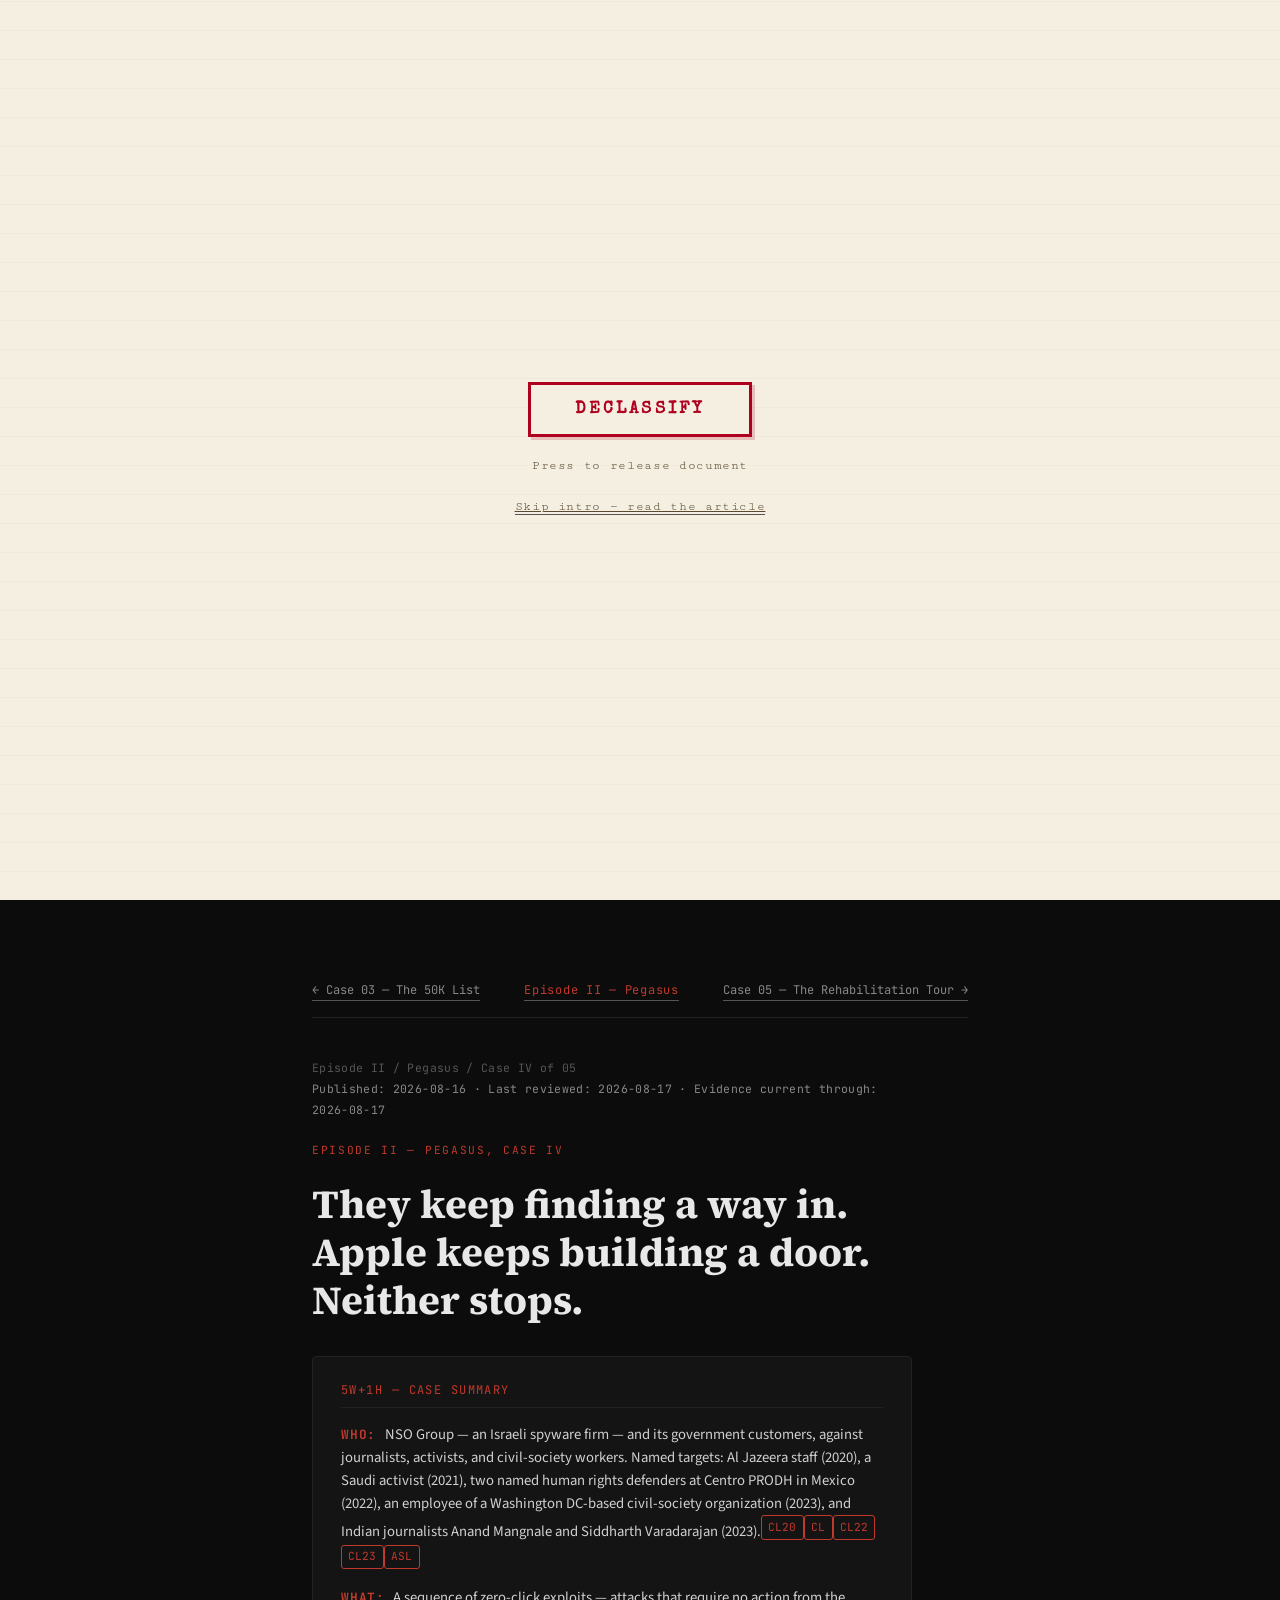
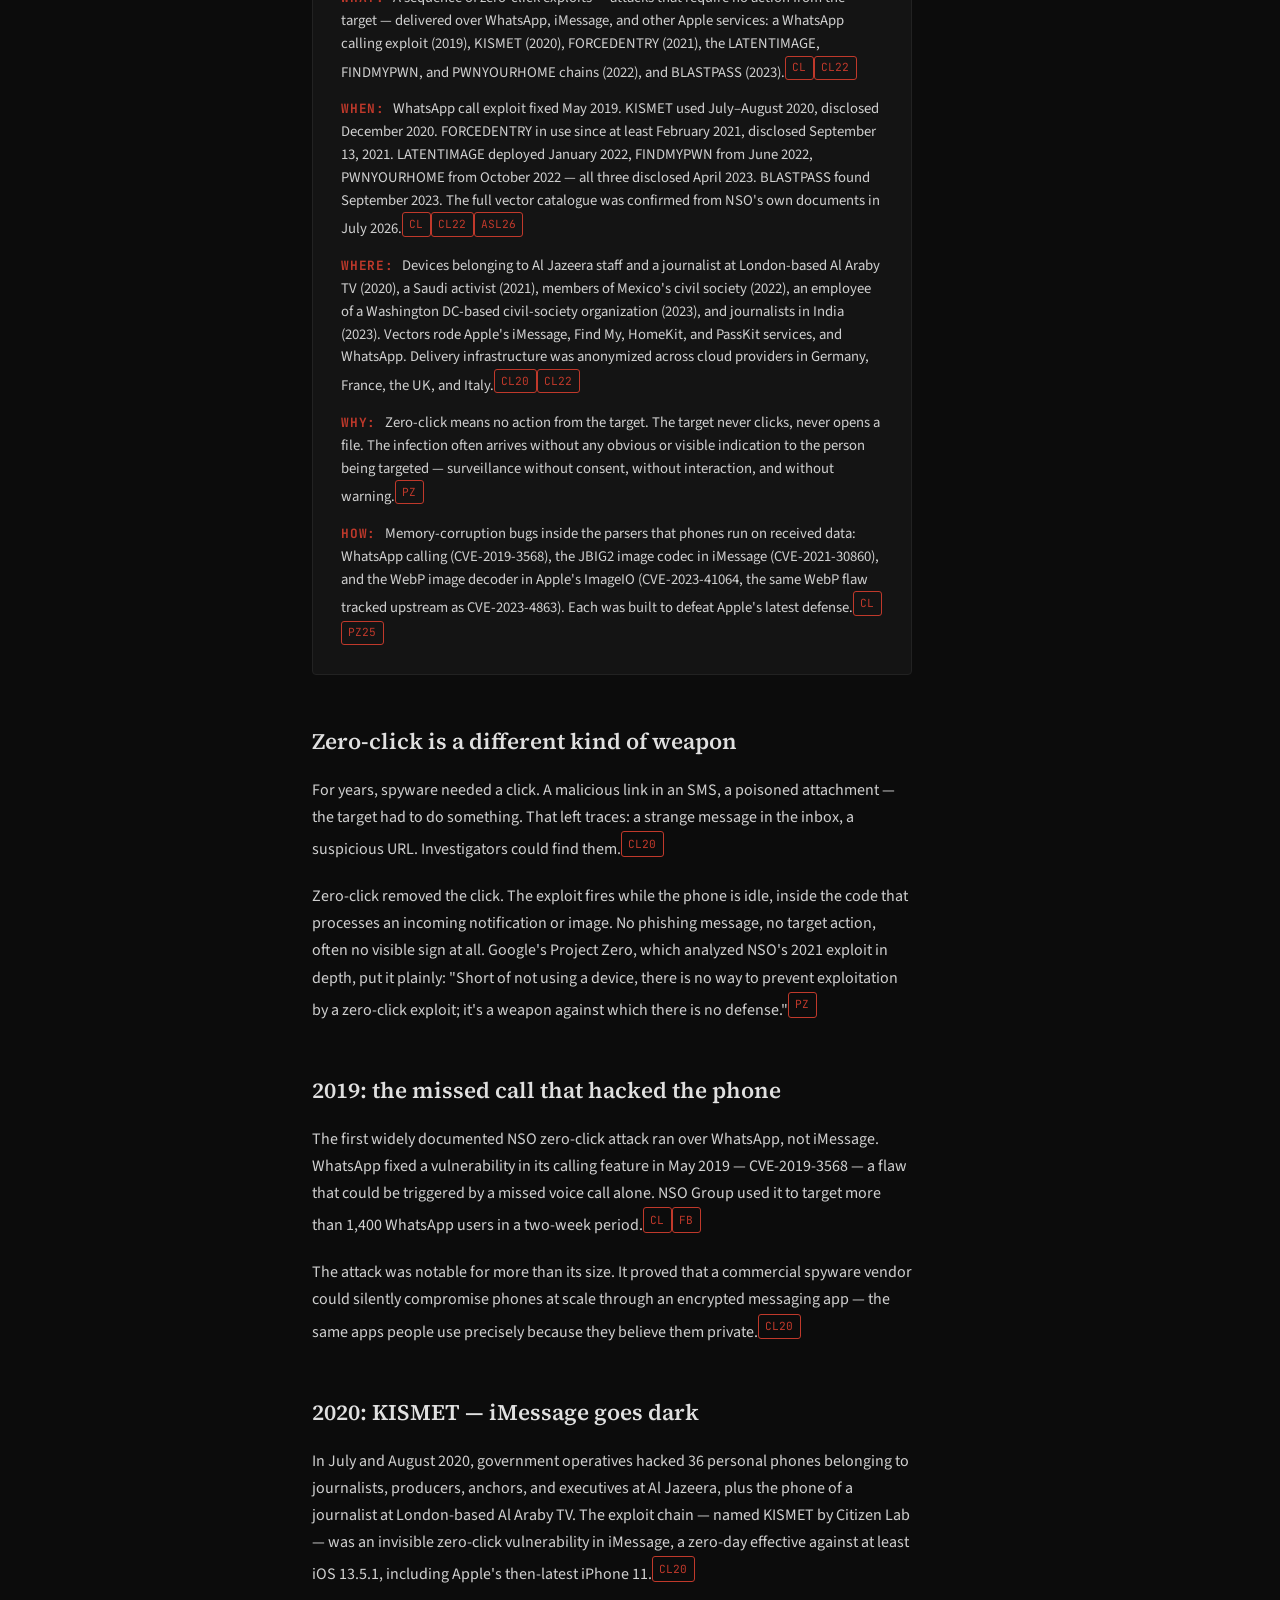
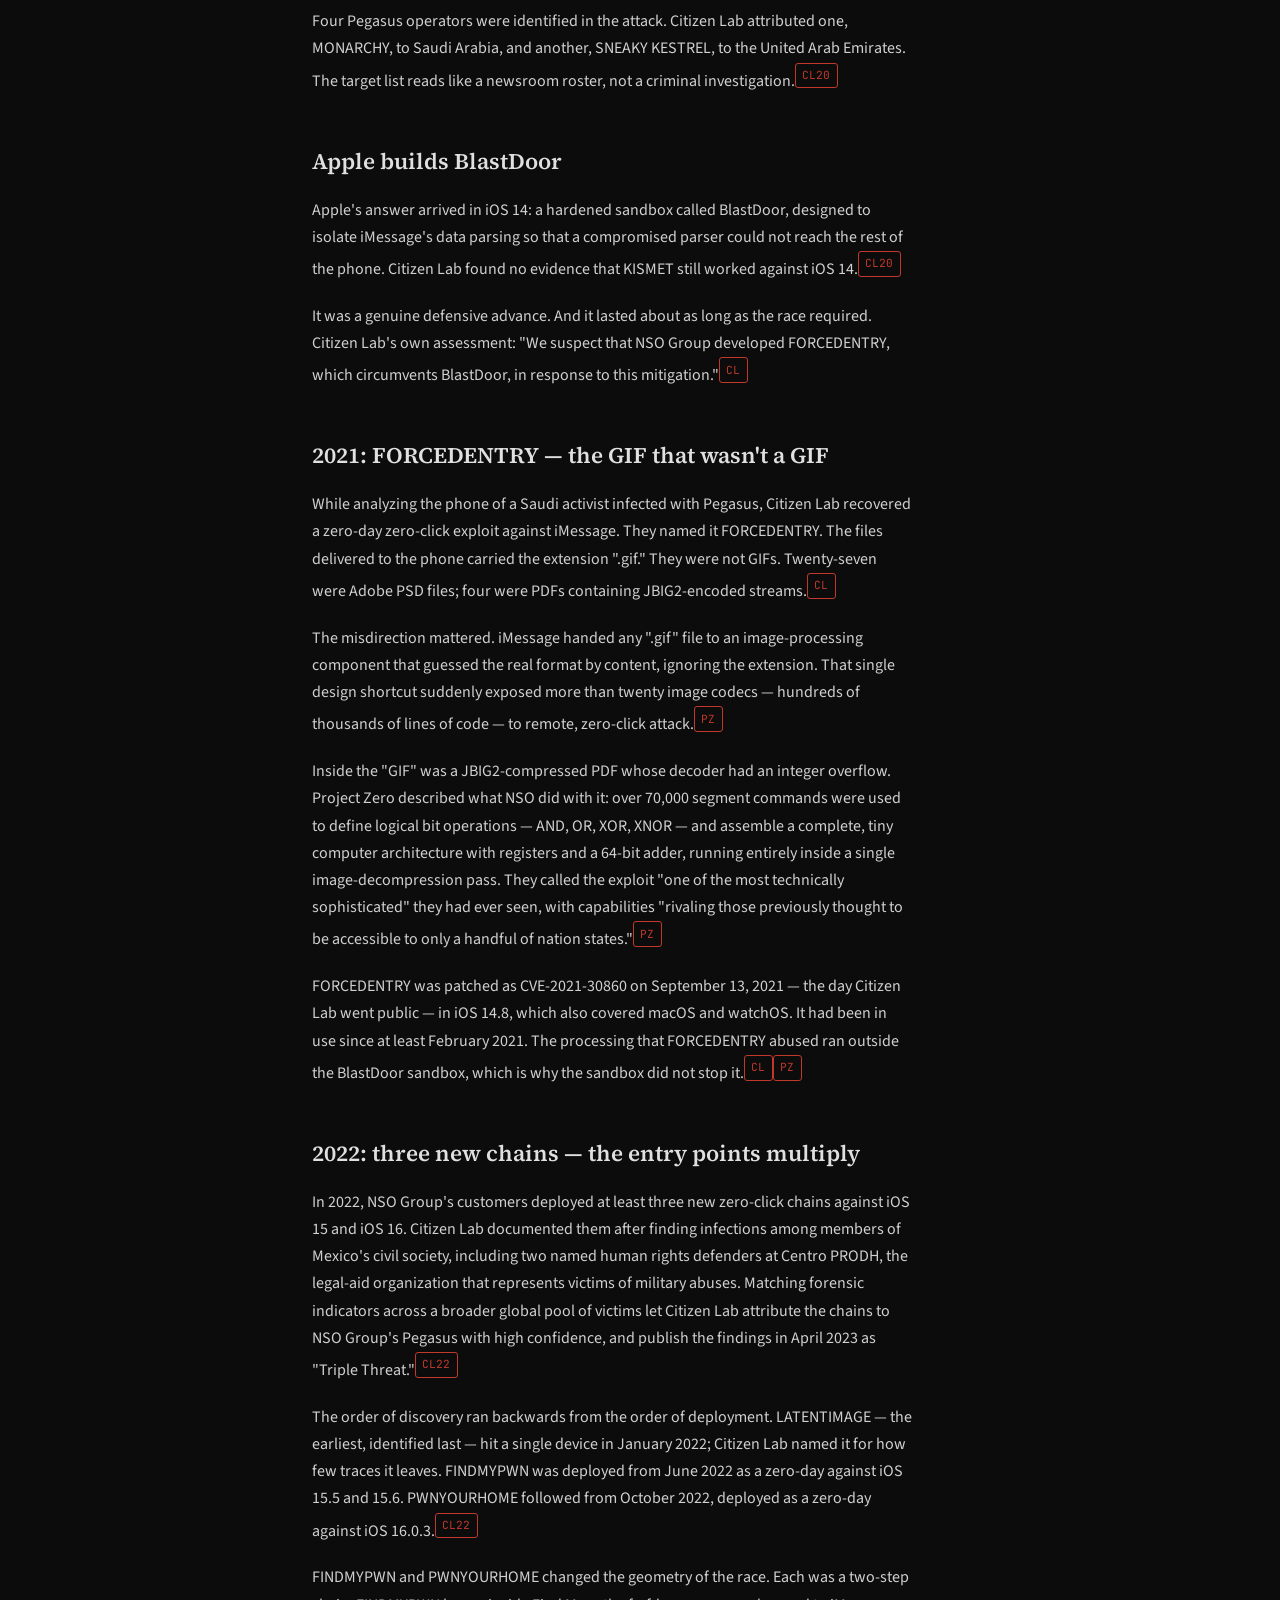
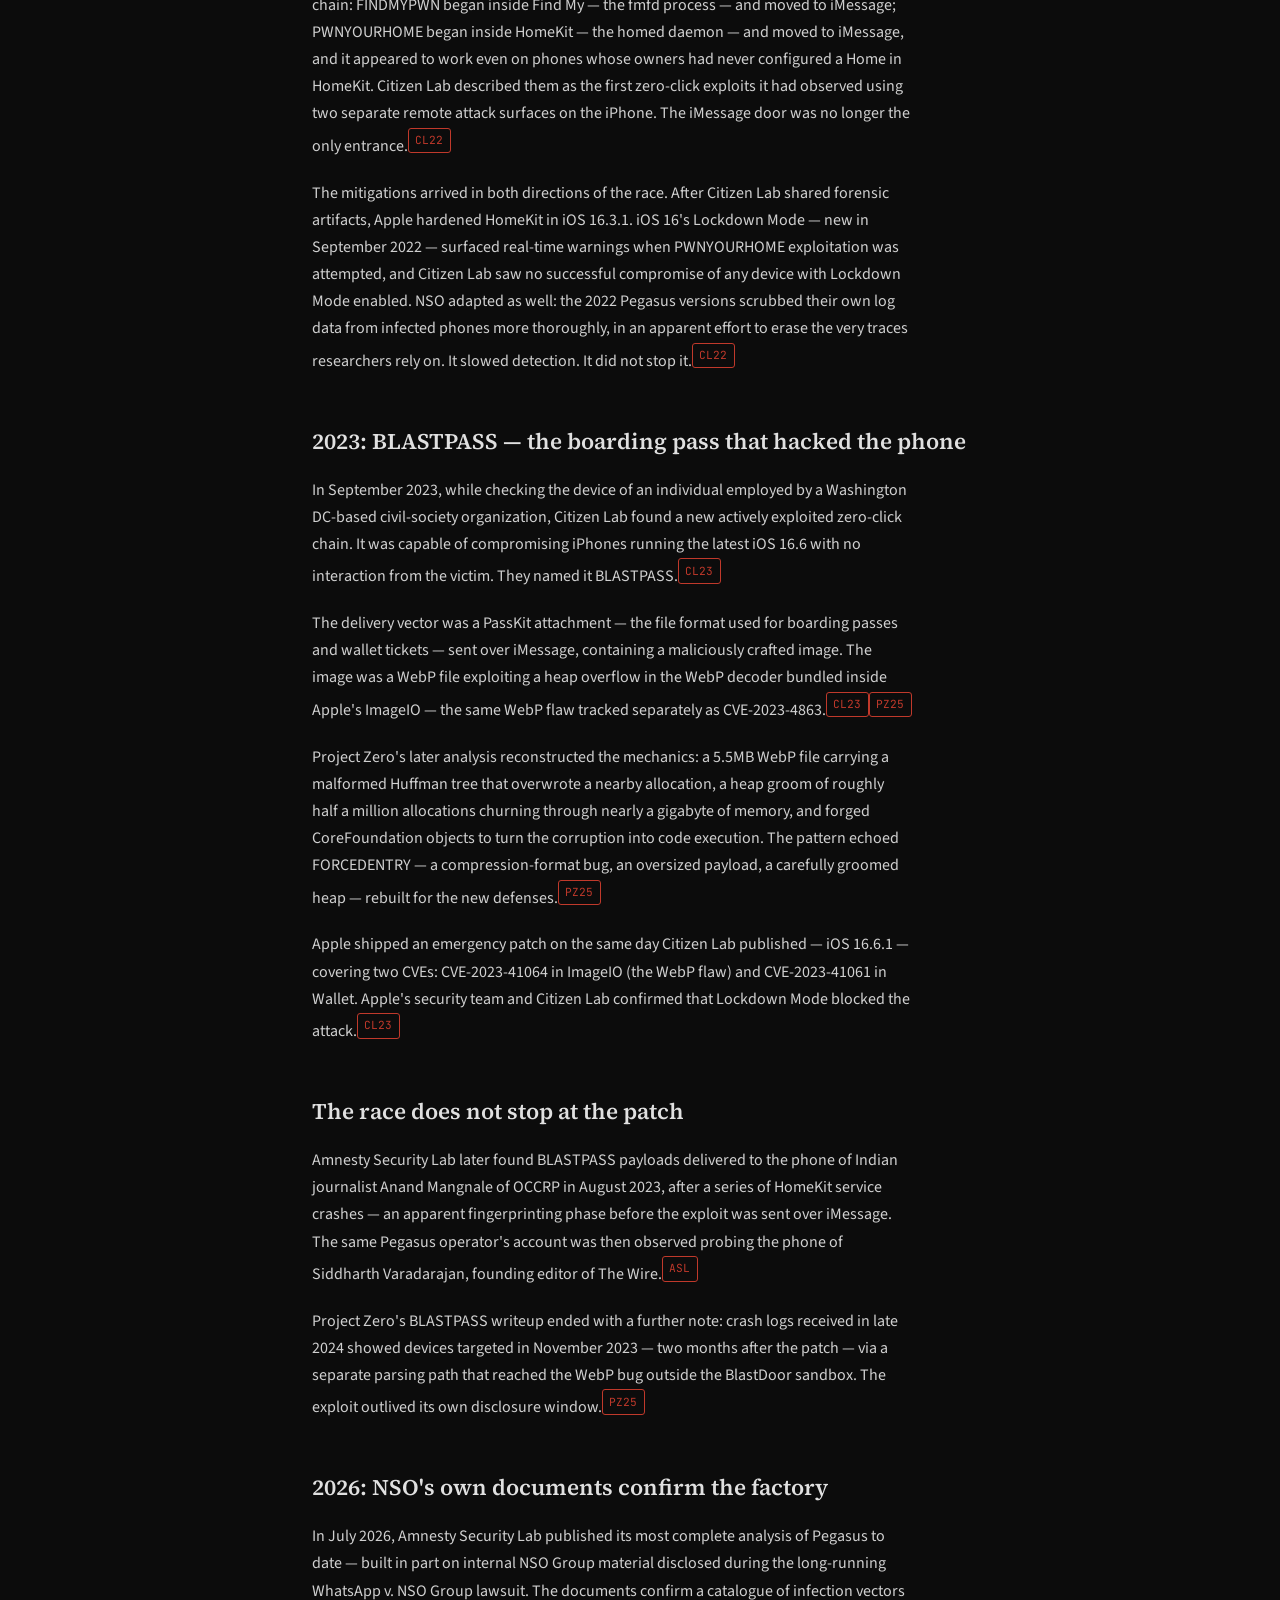
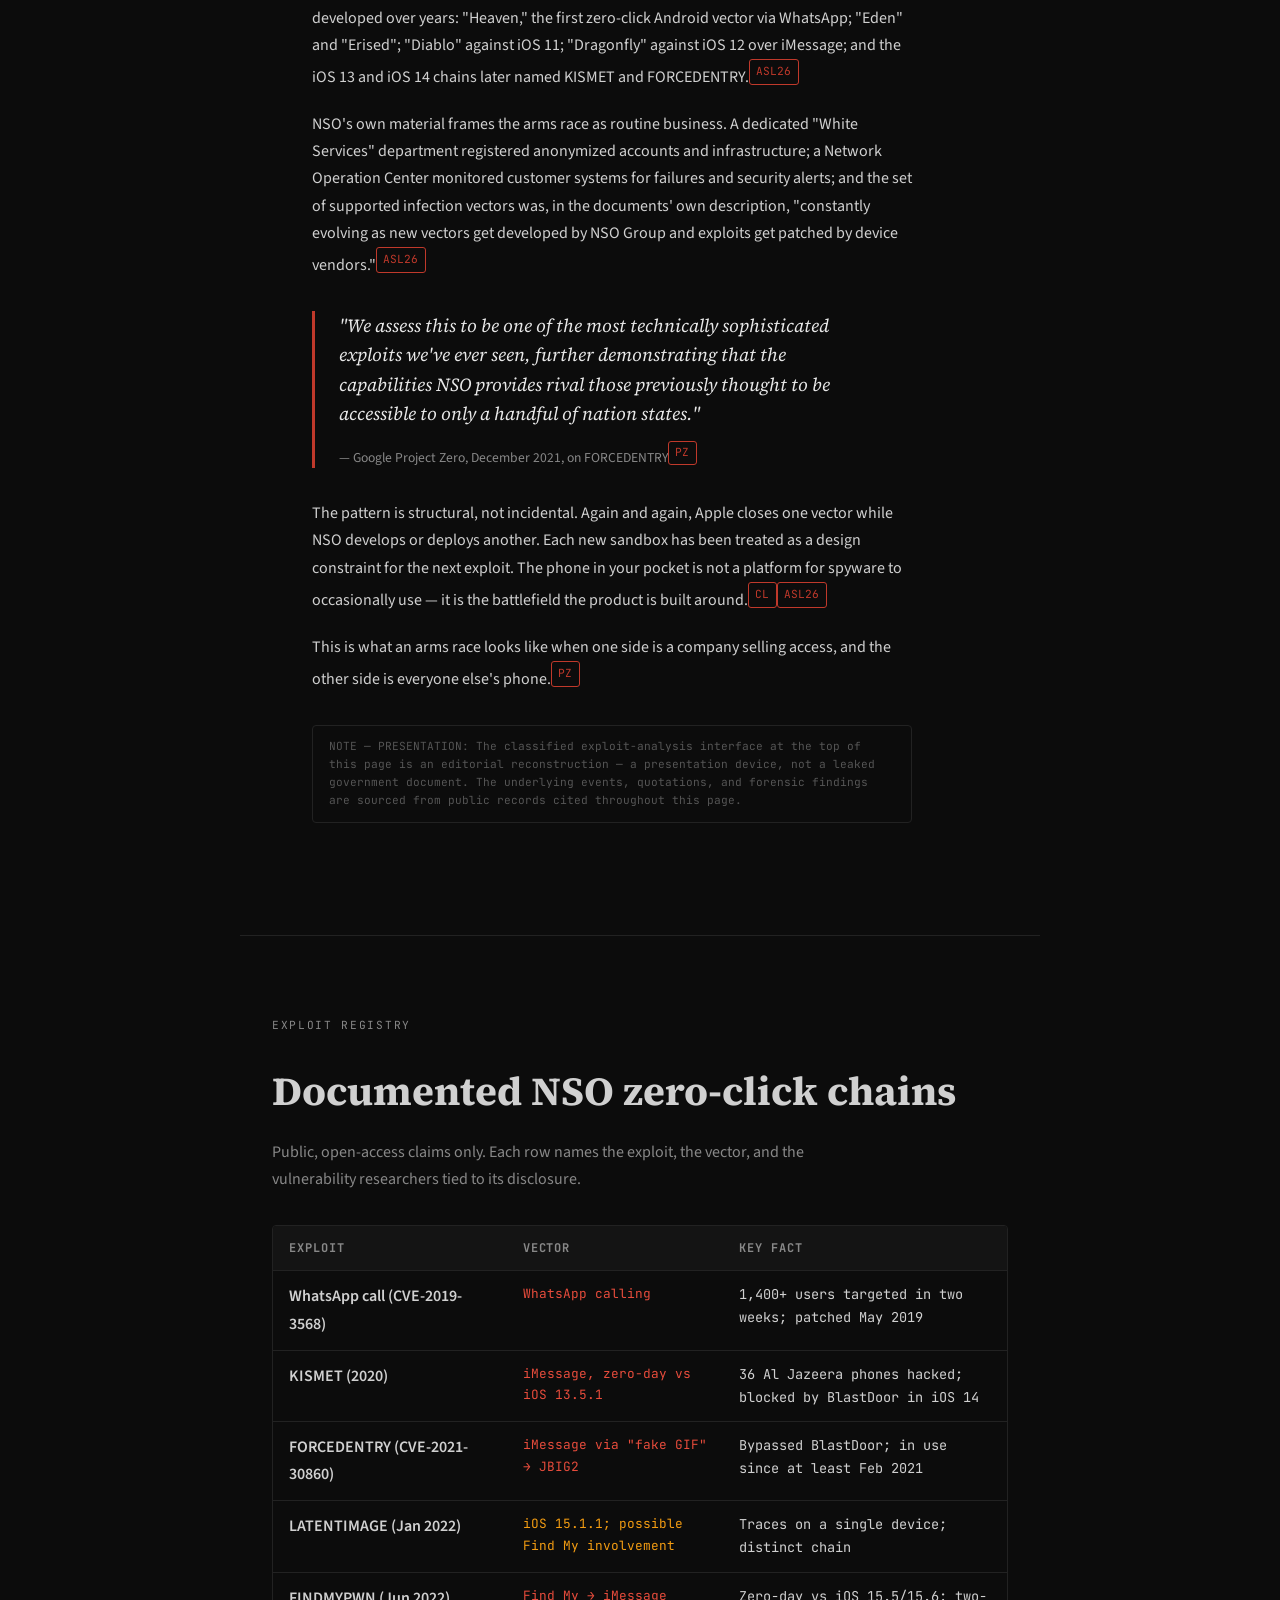
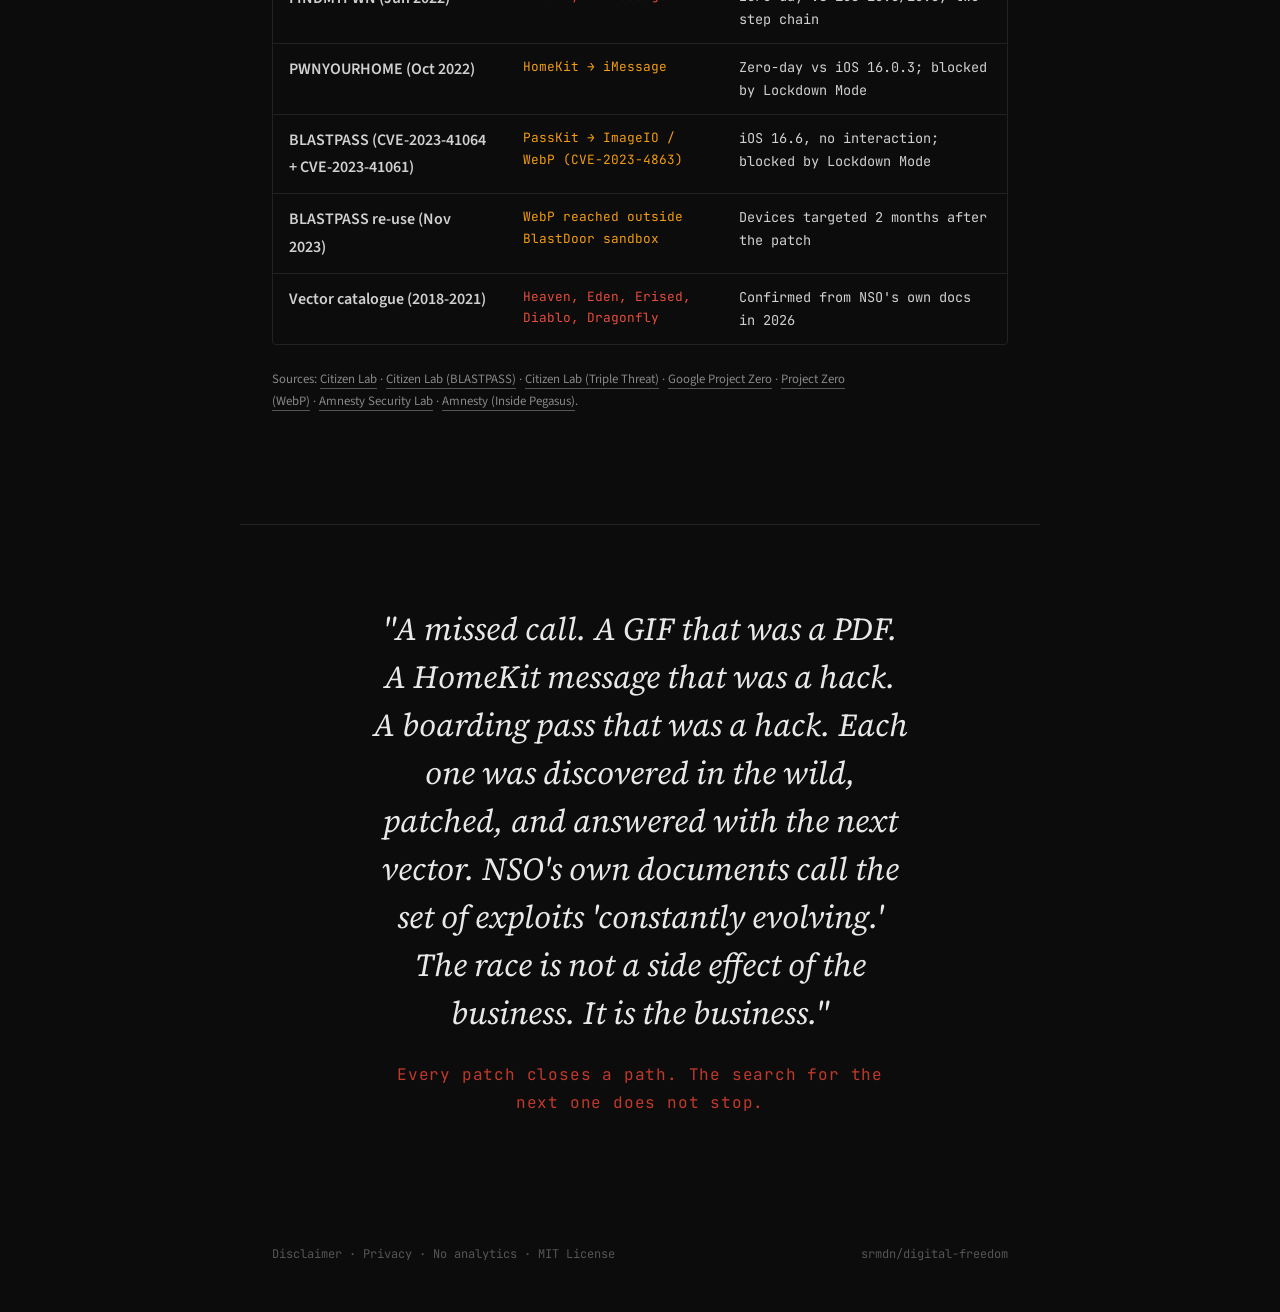
<file: sequences/pegasus-04-zero-click.html>
<!DOCTYPE html>
<html lang="en">
<head>
<meta charset="UTF-8">
<meta name="viewport" content="width=device-width, initial-scale=1.0">
<title>Pegasus — Zero-Click Arms Race | Digital Freedom</title>
<meta name="description" content="Case 4 of the Pegasus series: the race between NSO Group's zero-click exploits — KISMET, FORCEDENTRY, the 2022 Find My and HomeKit chains, BLASTPASS — and Apple's defenses.">
<meta name="theme-color" content="#0c0c0c">
<meta name="robots" content="index,follow">
<link rel="canonical" href="https://srmdn.github.io/digital-freedom/sequences/pegasus-04-zero-click.html">
<meta property="og:type" content="article">
<meta property="og:site_name" content="Digital Freedom">
<meta property="og:title" content="Pegasus — Zero-Click Arms Race | Digital Freedom">
<meta property="og:description" content="Case 4 of the Pegasus series: the race between NSO Group's zero-click exploits — KISMET, FORCEDENTRY, the 2022 Find My and HomeKit chains, BLASTPASS — and Apple's defenses.">
<meta property="og:url" content="https://srmdn.github.io/digital-freedom/sequences/pegasus-04-zero-click.html">
<meta property="article:modified_time" content="2026-08-17">
<meta name="twitter:card" content="summary">
<meta name="twitter:title" content="Pegasus — Zero-Click Arms Race | Digital Freedom">
<meta name="twitter:description" content="Case 4 of the Pegasus series: the race between NSO Group's zero-click exploits — KISMET, FORCEDENTRY, the 2022 Find My and HomeKit chains, BLASTPASS — and Apple's defenses.">
<link rel="icon" href="../favicon.svg" type="image/svg+xml">
<link rel="stylesheet" href="../assets/fonts.css">
<style>
  *, *::before, *::after { margin: 0; padding: 0; box-sizing: border-box; }

  :root {
    --bg: #0c0c0c;
    --surface: #141414;
    --border: #222;
    --text: #d0d0d0;
    --text-dim: #888;
    --text-muted: #555;
    --accent: #c0392b;
    --mono: 'JetBrains Mono', monospace;
    --serif: 'Source Serif 4', Georgia, serif;
    --sans: 'Source Sans 3', -apple-system, sans-serif;
  }

  html { scroll-behavior: smooth; }

  body {
    background: var(--bg);
    color: var(--text);
    font-family: var(--sans);
    font-size: 16px;
    line-height: 1.7;
    -webkit-font-smoothing: antialiased;
  }

  a { color: var(--text); text-decoration: none; border-bottom: 1px solid var(--text-muted); transition: color 0.2s, border-color 0.2s; }
  a:hover { color: #fff; border-color: #fff; }

  a:focus-visible {
    outline: 2px solid var(--accent);
    outline-offset: 4px;
    border-bottom-color: transparent;
  }

  button:focus-visible {
    outline: 2px solid #b00020;
    outline-offset: 3px;
  }

  .skip-link {
    position: absolute;
    left: 1rem;
    top: 1rem;
    transform: translateY(-200%);
    padding: 0.65rem 0.9rem;
    background: #b00020;
    color: #fff;
    border: none;
    border-radius: 4px;
    font-family: var(--mono);
    font-size: 0.8rem;
    z-index: 100;
  }

  .skip-link:focus {
    transform: translateY(0);
  }

  .sr-only {
    position: absolute;
    width: 1px;
    height: 1px;
    padding: 0;
    margin: -1px;
    overflow: hidden;
    clip: rect(0, 0, 0, 0);
    white-space: nowrap;
    border: 0;
  }

  /* ============== EXPLOIT-ANALYSIS TERMINAL HOOK ============== */
  .document {
    min-height: 100vh;
    width: 100%;
    max-width: none;
    height: auto;
    background: #f4efe1;
    background-image:
      repeating-linear-gradient(0deg, transparent, transparent 28px, rgba(120, 100, 70, 0.04) 28px, rgba(120, 100, 70, 0.04) 29px),
      radial-gradient(ellipse at 50% 0%, rgba(80, 60, 30, 0.05), transparent 70%),
      linear-gradient(180deg, #ece6d6 0%, #e0d9c6 100%);
    border: none;
    border-radius: 0;
    box-shadow: none;
    display: flex;
    flex-direction: column;
    overflow: hidden;
    position: relative;
    color: #1a1a1a;
    font-family: 'Special Elite', 'Cutive Mono', 'Courier New', monospace;
  }

  .document::before {
    content: '';
    position: absolute;
    inset: 0;
    background:
      radial-gradient(circle at 20% 30%, rgba(160, 140, 100, 0.08) 0%, transparent 40%),
      radial-gradient(circle at 80% 70%, rgba(120, 100, 70, 0.06) 0%, transparent 40%),
      radial-gradient(circle at 15% 85%, rgba(120, 80, 40, 0.08), transparent 25%),
      radial-gradient(circle at 90% 10%, rgba(100, 70, 30, 0.06), transparent 20%);
    pointer-events: none;
    z-index: 1;
  }

  .doc-header {
    padding: 14px 28px;
    border-bottom: 2px solid #1a1a1a;
    display: flex;
    justify-content: space-between;
    align-items: center;
    font-size: 12px;
    letter-spacing: 0.08em;
    text-transform: uppercase;
    color: #2a2a2a;
    position: relative;
    z-index: 5;
    background: rgba(244, 239, 225, 0.9);
  }

  .doc-header .file-id {
    font-family: 'Cutive Mono', monospace;
    opacity: 0.7;
  }

  .content {
    flex: 1;
    padding: 28px 40px 60px;
    max-width: 820px;
    width: 92vw;
    margin: 0 auto;
    overflow-y: auto;
    position: relative;
    z-index: 5;
    font-size: 15px;
    line-height: 1.7;
  }

  .content::-webkit-scrollbar { width: 8px; }
  .content::-webkit-scrollbar-track { background: rgba(201, 191, 168, 0.3); }
  .content::-webkit-scrollbar-thumb { background: #8a7d63; border-radius: 4px; }

  .line {
    margin-bottom: 4px;
    opacity: 0;
    transform: translateY(3px);
    transition: opacity 0.35s ease, transform 0.35s ease;
    white-space: pre-wrap;
    word-break: break-word;
  }

  .line.visible { opacity: 1; transform: translateY(0); }

  .line.classification {
    color: #b00020;
    font-weight: 700;
    font-size: 18px;
    letter-spacing: 0.12em;
    text-align: center;
    border-top: 3px double #b00020;
    border-bottom: 3px double #b00020;
    padding: 8px 0;
    margin: 8px 0 16px;
  }

  .line.section {
    font-weight: 700;
    font-size: 16px;
    text-transform: uppercase;
    letter-spacing: 0.06em;
    border-bottom: 1px solid #5a4a30;
    padding-bottom: 3px;
    margin: 20px 0 10px;
    color: #1a1a1a;
  }

  .line.text {
    color: #1a1a1a;
    margin-bottom: 6px;
  }

  .line.redacted {
    background: #1a1a1a;
    color: #b00020;
    border-radius: 1px;
    display: inline-block;
    padding: 0 6px;
    margin: 2px 0;
    user-select: none;
    letter-spacing: 0.05em;
  }

  .line.quote {
    font-style: italic;
    padding-left: 24px;
    border-left: 3px solid #5a4a30;
    margin: 10px 0;
    color: #2a2a2a;
  }

  .line.evidence {
    color: #5a5246;
    font-size: 12px;
    font-family: 'Cutive Mono', monospace;
    letter-spacing: 0.02em;
    margin-bottom: 3px;
  }

  .line.critical {
    color: #b00020;
    font-weight: 700;
    margin: 8px 0;
  }

  .line.stamp {
    color: #b00020;
    font-weight: 700;
    font-size: 22px;
    letter-spacing: 0.18em;
    text-align: center;
    border: 3px solid #b00020;
    padding: 10px;
    margin: 24px auto;
    display: inline-block;
    transform: rotate(-4deg);
    opacity: 0.85;
    box-shadow: inset 0 0 0 2px #f4efe1, inset 0 0 0 4px #b00020;
    text-shadow: 1px 1px 0 rgba(176, 0, 32, 0.3);
  }

  .line.stamp-wrap {
    text-align: center;
    margin: 28px 0;
  }

  .line.footer {
    border-top: 1px solid #5a4a30;
    padding-top: 12px;
    margin-top: 24px;
    font-size: 12px;
    font-family: 'Cutive Mono', monospace;
    color: #3a3a3a;
    letter-spacing: 0.02em;
  }

  .cursor {
    display: inline-block;
    width: 9px;
    height: 16px;
    background: #1a1a1a;
    animation: blink 1s step-end infinite;
    vertical-align: text-bottom;
    margin-left: 2px;
  }

  @keyframes blink { 0%, 100% { opacity: 1; } 50% { opacity: 0; } }

  .progress-bar {
    position: absolute;
    bottom: 0;
    left: 0;
    height: 3px;
    background: linear-gradient(90deg, #5a4a30, #b00020, #5a4a30);
    width: 0%;
    transition: width 0.5s ease;
    z-index: 20;
  }

  .start-btn {
    position: absolute;
    inset: 0;
    display: flex;
    flex-direction: column;
    align-items: center;
    justify-content: center;
    z-index: 50;
    background: #f4efe1;
    background-image:
      repeating-linear-gradient(0deg, transparent, transparent 28px, rgba(120, 100, 70, 0.04) 28px, rgba(120, 100, 70, 0.04) 29px);
    transition: opacity 0.5s;
  }

  .start-btn.hidden { opacity: 0; visibility: hidden; pointer-events: none; }

  .start-btn button {
    background: #f4efe1;
    color: #b00020;
    border: 3px solid #b00020;
    padding: 16px 44px;
    font-size: 17px;
    font-family: 'Special Elite', monospace;
    letter-spacing: 0.18em;
    cursor: pointer;
    transition: all 0.2s;
    text-transform: uppercase;
    font-weight: 700;
    box-shadow: 3px 3px 0 rgba(176, 0, 32, 0.2);
  }

  .start-btn button:hover { background: #b00020; color: #f4efe1; }

  .start-btn p {
    margin-top: 18px;
    color: #5a4a30;
    font-size: 13px;
    font-family: 'Cutive Mono', monospace;
    letter-spacing: 0.05em;
  }

  .start-btn p a { color: #5a4a30; text-decoration: underline; }
  .start-btn p a:hover { color: #1a1a1a; }

  .watermark {
    position: absolute;
    top: 50%;
    left: 50%;
    transform: translate(-50%, -50%) rotate(-28deg);
    font-size: 90px;
    font-weight: 700;
    color: rgba(176, 0, 32, 0.06);
    letter-spacing: 0.15em;
    pointer-events: none;
    z-index: 2;
    white-space: nowrap;
    font-family: 'Special Elite', monospace;
  }

  .fade-in { animation: fadeIn 1s ease-in; }
  @keyframes fadeIn { from { opacity: 0; } to { opacity: 1; } }

  .glitch { animation: glitch 0.3s ease-in-out; }
  @keyframes glitch {
    0% { transform: translate(0); }
    25% { transform: translate(-1px, 1px); }
    50% { transform: translate(1px, -1px); }
    75% { transform: translate(-1px, 0); }
    100% { transform: translate(0); }
  }

  /* ============== SCROLL HINT ============== */
  .scroll-hint {
    display: block;
    width: 100%;
    text-align: center;
    padding: 2rem;
    font-family: var(--mono);
    font-size: 0.8rem;
    color: var(--text-muted);
    animation: pulse 2s ease-in-out infinite;
    cursor: pointer;
    border: none;
    border-bottom: 1px solid var(--border);
    background: var(--bg);
  }

  .scroll-hint.hidden { display: none; }
  @keyframes pulse { 0%, 100% { opacity: 0.4; } 50% { opacity: 1; } }

  /* ============== ESSAY ============== */
  .essay {
    max-width: 720px;
    margin: 0 auto;
    padding: 5rem 2rem;
    position: relative;
    z-index: 10;
  }

  .essay h1 {
    font-family: var(--serif);
    font-size: clamp(1.8rem, 4vw, 2.5rem);
    font-weight: 700;
    line-height: 1.2;
    margin-bottom: 1.5rem;
    color: #e8e8e8;
  }

  .essay h2 {
    font-family: var(--serif);
    font-size: 1.4rem;
    font-weight: 600;
    margin-top: 3rem;
    margin-bottom: 1rem;
    color: #e0e0e0;
  }

  .essay p {
    margin-bottom: 1.25rem;
    max-width: 600px;
  }

  .essay blockquote {
    font-family: var(--serif);
    font-style: italic;
    font-size: 1.15rem;
    line-height: 1.6;
    color: #e8e8e8;
    border-left: 3px solid var(--accent);
    padding-left: 1.5rem;
    margin: 2rem 0;
    max-width: 560px;
  }

  .essay blockquote cite {
    display: block;
    font-style: normal;
    font-family: var(--sans);
    font-size: 0.85rem;
    color: var(--text-dim);
    margin-top: 0.75rem;
  }

  .essay .source-ref {
    display: inline-block;
    font-family: var(--mono);
    font-size: 0.7rem;
    color: var(--accent);
    border: 1px solid var(--accent);
    padding: 0.15rem 0.4rem;
    border-radius: 3px;
    vertical-align: super;
    cursor: pointer;
    transition: background 0.15s, color 0.15s;
    text-decoration: none;
    position: relative;
    z-index: 1;
  }

  .essay .source-ref:hover { background: var(--accent); color: #fff; }

  .section-label {
    font-family: var(--mono);
    font-size: 0.7rem;
    color: var(--accent);
    letter-spacing: 0.15em;
    text-transform: uppercase;
    margin-bottom: 1rem;
  }

  /* === CASE NAV + METADATA === */
  .case-nav {
    display: flex;
    justify-content: space-between;
    align-items: center;
    gap: 1rem;
    flex-wrap: wrap;
    font-family: var(--mono);
    font-size: 0.75rem;
    margin-bottom: 2.5rem;
    padding-bottom: 1rem;
    border-bottom: 1px solid var(--border);
  }

  .case-nav a {
    color: var(--text-dim);
    border-bottom: 1px solid var(--text-muted);
  }

  .case-nav a:hover { color: #fff; border-bottom-color: #fff; }
  .case-nav .case-nav-context { color: var(--accent); letter-spacing: 0.06em; }

  .pub-meta {
    font-family: var(--mono);
    font-size: 0.72rem;
    color: var(--text-muted);
    letter-spacing: 0.03em;
    margin-bottom: 2rem;
    line-height: 1.8;
  }

  .pub-meta span { color: var(--text-dim); }

  .sim-note {
    font-family: var(--mono);
    font-size: 0.7rem;
    color: var(--text-muted);
    border: 1px solid var(--border);
    padding: 0.75rem 1rem;
    border-radius: 4px;
    margin: 2rem 0;
    line-height: 1.6;
    max-width: 600px;
  }

  .divider {
    border: none;
    height: 1px;
    background: var(--border);
    max-width: 800px;
    margin: 0 auto;
  }

  /* ============== 5W+1H SUMMARY ============== */
  .five-w {
    border: 1px solid var(--border);
    border-radius: 4px;
    padding: 1.5rem 1.75rem;
    margin: 2rem 0 3rem;
    background: var(--surface);
    max-width: 600px;
  }

  .five-w .five-w-title {
    font-family: var(--mono);
    font-size: 0.75rem;
    color: var(--accent);
    letter-spacing: 0.12em;
    text-transform: uppercase;
    margin-bottom: 1rem;
    border-bottom: 1px solid var(--border);
    padding-bottom: 0.5rem;
  }

  .five-w p {
    margin-bottom: 0.85rem;
    font-size: 0.92rem;
    line-height: 1.55;
    max-width: none;
  }

  .five-w p:last-child { margin-bottom: 0; }

  .five-w strong {
    font-family: var(--mono);
    font-size: 0.8rem;
    color: var(--accent);
    letter-spacing: 0.06em;
    margin-right: 0.35rem;
  }

  /* ============== DATA SECTION ============== */
  .data-section {
    max-width: 800px;
    margin: 0 auto;
    padding: 5rem 2rem;
  }

  .data-section h2 {
    font-family: var(--serif);
    font-size: clamp(1.8rem, 4vw, 2.5rem);
    font-weight: 700;
    line-height: 1.2;
    margin-bottom: 1.5rem;
  }

  .data-section > p {
    margin-bottom: 2rem;
    max-width: 600px;
    color: var(--text-dim);
  }

  .comparison-table {
    border: 1px solid var(--border);
    border-radius: 4px;
    overflow-x: auto;
  }

  .col-country { flex: 2; font-weight: 600; }
  .col-score { flex: 1; text-align: left; font-family: var(--mono); font-size: 0.85rem; }
  .col-status { flex: 1.5; font-family: var(--mono); font-size: 0.8rem; }

  .comparison-table table { width: 100%; min-width: 640px; border-collapse: collapse; text-align: left; }
  .comparison-table th, .comparison-table td { padding: 0.75rem 1rem; border-bottom: 1px solid var(--border); vertical-align: top; }
  .comparison-table thead th { background: var(--surface); font-family: var(--mono); font-size: 0.75rem; color: var(--text-dim); text-transform: uppercase; letter-spacing: 0.08em; }
  .comparison-table tbody th { text-align: left; }
  .comparison-table tbody tr:last-child > * { border-bottom: 0; }

  .score-green { color: #27ae60; }
  .score-yellow { color: #f39c12; }
  .score-red { color: #e74c3c; }

  .data-sources {
    margin-top: 1.5rem;
    font-size: 0.8rem;
    color: var(--text-muted);
  }

  .data-sources a {
    color: var(--text-dim);
    font-size: 0.8rem;
    border-bottom: 1px solid var(--text-muted);
  }

  /* ============== CLOSING ============== */
  .closing {
    min-height: 60vh;
    display: flex;
    flex-direction: column;
    align-items: center;
    justify-content: center;
    text-align: center;
    padding: 5rem 2rem;
    max-width: 600px;
    margin: 0 auto;
  }

  .closing blockquote {
    font-family: var(--serif);
    font-size: clamp(1.5rem, 3vw, 2rem);
    font-style: italic;
    line-height: 1.5;
    color: #e8e8e8;
    border-left: none;
    padding: 0;
    margin-bottom: 1.5rem;
  }

  .closing .closing-line {
    font-family: var(--mono);
    font-size: 1rem;
    color: var(--accent);
    letter-spacing: 0.05em;
  }

  /* ============== FOOTER ============== */
  footer {
    padding: 3rem 2rem;
    max-width: 800px;
    margin: 0 auto;
    display: flex;
    justify-content: space-between;
    align-items: center;
    flex-wrap: wrap;
    gap: 1rem;
  }

  footer p, footer a {
    font-family: var(--mono);
    font-size: 0.75rem;
    color: var(--text-muted);
    border-bottom: none;
  }

  footer a:hover { color: #fff; }

  @media (max-width: 600px) {
    .content { padding: 1rem 1.25rem; }
    .essay, .data-section { padding: 3rem 1.5rem; }
  }

  @media (prefers-reduced-motion: reduce) {
    html { scroll-behavior: auto; }
    .line { transition: none; }
    .cursor { animation: none; }
    .glitch { animation: none; }
    .fade-in { animation: none; }
    .progress-bar { transition: none; }
    .scroll-hint { animation: none; }
    .start-btn { transition: none; }
  }
</style>
</head>
<body>

<a href="#essay" class="skip-link">Skip to article</a>

<!-- ========== EXPLOIT-ANALYSIS TERMINAL HOOK ========== -->
<div class="document" id="terminalHook">
  <div class="watermark">CLASSIFIED</div>
  <div class="doc-header">
    <span>CYBER THREAT INTELLIGENCE — EXPLOIT ANALYSIS DIVISION</span>
    <span class="file-id">FILE: 2023-EXPL-0913 / ZERO-CLICK — EDITORIAL RECONSTRUCTION</span>
  </div>
  <div class="content" id="content"></div>
  <div class="progress-bar" id="progress"></div>
  <div class="start-btn" id="startBtn">
    <button onclick="startSequence()">DECLASSIFY</button>
    <p>Press to release document</p>
    <p><a href="#essay">Skip intro — read the article</a></p>
    <noscript><p style="margin-top:24px; max-width:420px">JavaScript is disabled, so the interactive intro cannot play. The full article below is readable without it.</p></noscript>
  </div>
</div>

<button class="scroll-hint hidden" id="scrollHint" onclick="document.getElementById('essay').scrollIntoView({behavior: matchMedia('(prefers-reduced-motion: reduce)').matches ? 'auto' : 'smooth'})">
  &darr; Continue reading
</button>

<!-- ========== ESSAY ========== -->
<section class="essay" id="essay">

  <nav class="case-nav" aria-label="Case navigation">
    <a href="pegasus-03-50k-list.html">← Case 03 — The 50K List</a>
    <a href="../index.html#episode-ii" class="case-nav-context">Episode II — Pegasus</a>
    <a href="pegasus-05-rehabilitation.html">Case 05 — The Rehabilitation Tour →</a>
  </nav>

  <p class="pub-meta">Episode II / Pegasus / Case IV of 05<br><span>Published: 2026-08-16 · Last reviewed: 2026-08-17 · Evidence current through: 2026-08-17</span></p>

  <p class="section-label">Episode II — Pegasus, Case IV</p>
  <h1>They keep finding a way in. Apple keeps building a door. Neither stops.</h1>

  <div class="five-w">
    <p class="five-w-title">5W+1H — Case Summary</p>
    <p><strong>WHO:</strong> NSO Group — an Israeli spyware firm — and its government customers, against journalists, activists, and civil-society workers. Named targets: Al Jazeera staff (2020), a Saudi activist (2021), two named human rights defenders at Centro PRODH in Mexico (2022), an employee of a Washington DC-based civil-society organization (2023), and Indian journalists Anand Mangnale and Siddharth Varadarajan (2023).<a class="source-ref" href="https://citizenlab.ca/research/the-great-ipwn-journalists-hacked-with-suspected-nso-group-imessage-zero-click-exploit/" target="_blank" rel="noopener noreferrer" aria-label="Source CL20 — citizenlab.ca">CL20</a><a class="source-ref" href="https://citizenlab.ca/research/forcedentry-nso-group-imessage-zero-click-exploit-captured-in-the-wild/" target="_blank" rel="noopener noreferrer" aria-label="Source CL — citizenlab.ca">CL</a><a class="source-ref" href="https://citizenlab.ca/research/nso-groups-pegasus-spyware-returns-in-2022/" target="_blank" rel="noopener noreferrer" aria-label="Source CL22 — citizenlab.ca">CL22</a><a class="source-ref" href="https://citizenlab.ca/2023/09/blastpass-nso-group-iphone-zero-click-zero-day-exploit-captured-in-the-wild/" target="_blank" rel="noopener noreferrer" aria-label="Source CL23 — citizenlab.ca">CL23</a><a class="source-ref" href="https://securitylab.amnesty.org/latest/2023/12/pegasus-zero-click-exploit-threatens-journalists-in-india/" target="_blank" rel="noopener noreferrer" aria-label="Source ASL — securitylab.amnesty.org">ASL</a></p>
    <p><strong>WHAT:</strong> A sequence of zero-click exploits — attacks that require no action from the target — delivered over WhatsApp, iMessage, and other Apple services: a WhatsApp calling exploit (2019), KISMET (2020), FORCEDENTRY (2021), the LATENTIMAGE, FINDMYPWN, and PWNYOURHOME chains (2022), and BLASTPASS (2023).<a class="source-ref" href="https://citizenlab.ca/research/forcedentry-nso-group-imessage-zero-click-exploit-captured-in-the-wild/" target="_blank" rel="noopener noreferrer" aria-label="Source CL — citizenlab.ca">CL</a><a class="source-ref" href="https://citizenlab.ca/research/nso-groups-pegasus-spyware-returns-in-2022/" target="_blank" rel="noopener noreferrer" aria-label="Source CL22 — citizenlab.ca">CL22</a></p>
    <p><strong>WHEN:</strong> WhatsApp call exploit fixed May 2019. KISMET used July&ndash;August 2020, disclosed December 2020. FORCEDENTRY in use since at least February 2021, disclosed September 13, 2021. LATENTIMAGE deployed January 2022, FINDMYPWN from June 2022, PWNYOURHOME from October 2022 — all three disclosed April 2023. BLASTPASS found September 2023. The full vector catalogue was confirmed from NSO's own documents in July 2026.<a class="source-ref" href="https://citizenlab.ca/research/forcedentry-nso-group-imessage-zero-click-exploit-captured-in-the-wild/" target="_blank" rel="noopener noreferrer" aria-label="Source CL — citizenlab.ca">CL</a><a class="source-ref" href="https://citizenlab.ca/research/nso-groups-pegasus-spyware-returns-in-2022/" target="_blank" rel="noopener noreferrer" aria-label="Source CL22 — citizenlab.ca">CL22</a><a class="source-ref" href="https://securitylab.amnesty.org/latest/2026/07/inside-pegasus-the-evolution-of-the-worlds-most-notorious-spyware/" target="_blank" rel="noopener noreferrer" aria-label="Source ASL26 — securitylab.amnesty.org">ASL26</a></p>
    <p><strong>WHERE:</strong> Devices belonging to Al Jazeera staff and a journalist at London-based Al Araby TV (2020), a Saudi activist (2021), members of Mexico's civil society (2022), an employee of a Washington DC-based civil-society organization (2023), and journalists in India (2023). Vectors rode Apple's iMessage, Find My, HomeKit, and PassKit services, and WhatsApp. Delivery infrastructure was anonymized across cloud providers in Germany, France, the UK, and Italy.<a class="source-ref" href="https://citizenlab.ca/research/the-great-ipwn-journalists-hacked-with-suspected-nso-group-imessage-zero-click-exploit/" target="_blank" rel="noopener noreferrer" aria-label="Source CL20 — citizenlab.ca">CL20</a><a class="source-ref" href="https://citizenlab.ca/research/nso-groups-pegasus-spyware-returns-in-2022/" target="_blank" rel="noopener noreferrer" aria-label="Source CL22 — citizenlab.ca">CL22</a></p>
    <p><strong>WHY:</strong> Zero-click means no action from the target. The target never clicks, never opens a file. The infection often arrives without any obvious or visible indication to the person being targeted — surveillance without consent, without interaction, and without warning.<a class="source-ref" href="https://projectzero.google/2021/12/a-deep-dive-into-nso-zero-click.html" target="_blank" rel="noopener noreferrer" aria-label="Source PZ — projectzero.google">PZ</a></p>
    <p><strong>HOW:</strong> Memory-corruption bugs inside the parsers that phones run on received data: WhatsApp calling (CVE-2019-3568), the JBIG2 image codec in iMessage (CVE-2021-30860), and the WebP image decoder in Apple's ImageIO (CVE-2023-41064, the same WebP flaw tracked upstream as CVE-2023-4863). Each was built to defeat Apple's latest defense.<a class="source-ref" href="https://citizenlab.ca/research/forcedentry-nso-group-imessage-zero-click-exploit-captured-in-the-wild/" target="_blank" rel="noopener noreferrer" aria-label="Source CL — citizenlab.ca">CL</a><a class="source-ref" href="https://projectzero.google/2025/03/blasting-past-webp.html" target="_blank" rel="noopener noreferrer" aria-label="Source PZ25 — projectzero.google">PZ25</a></p>
  </div>

  <h2>Zero-click is a different kind of weapon</h2>

  <p>For years, spyware needed a click. A malicious link in an SMS, a poisoned attachment — the target had to do something. That left traces: a strange message in the inbox, a suspicious URL. Investigators could find them.<a class="source-ref" href="https://citizenlab.ca/research/the-great-ipwn-journalists-hacked-with-suspected-nso-group-imessage-zero-click-exploit/" target="_blank" rel="noopener noreferrer" aria-label="Source CL20 — citizenlab.ca">CL20</a></p>

  <p>Zero-click removed the click. The exploit fires while the phone is idle, inside the code that processes an incoming notification or image. No phishing message, no target action, often no visible sign at all. Google's Project Zero, which analyzed NSO's 2021 exploit in depth, put it plainly: "Short of not using a device, there is no way to prevent exploitation by a zero-click exploit; it's a weapon against which there is no defense."<a class="source-ref" href="https://projectzero.google/2021/12/a-deep-dive-into-nso-zero-click.html" target="_blank" rel="noopener noreferrer" aria-label="Source PZ — projectzero.google">PZ</a></p>

  <h2>2019: the missed call that hacked the phone</h2>

  <p>The first widely documented NSO zero-click attack ran over WhatsApp, not iMessage. WhatsApp fixed a vulnerability in its calling feature in May 2019 — CVE-2019-3568 — a flaw that could be triggered by a missed voice call alone. NSO Group used it to target more than 1,400 WhatsApp users in a two-week period.<a class="source-ref" href="https://citizenlab.ca/research/forcedentry-nso-group-imessage-zero-click-exploit-captured-in-the-wild/" target="_blank" rel="noopener noreferrer" aria-label="Source CL — citizenlab.ca">CL</a><a class="source-ref" href="https://www.facebook.com/security/advisories/cve-2019-3568" target="_blank" rel="noopener noreferrer" aria-label="Source FB — www.facebook.com">FB</a></p>

  <p>The attack was notable for more than its size. It proved that a commercial spyware vendor could silently compromise phones at scale through an encrypted messaging app — the same apps people use precisely because they believe them private.<a class="source-ref" href="https://citizenlab.ca/research/the-great-ipwn-journalists-hacked-with-suspected-nso-group-imessage-zero-click-exploit/" target="_blank" rel="noopener noreferrer" aria-label="Source CL20 — citizenlab.ca">CL20</a></p>

  <h2>2020: KISMET — iMessage goes dark</h2>

  <p>In July and August 2020, government operatives hacked 36 personal phones belonging to journalists, producers, anchors, and executives at Al Jazeera, plus the phone of a journalist at London-based Al Araby TV. The exploit chain — named KISMET by Citizen Lab — was an invisible zero-click vulnerability in iMessage, a zero-day effective against at least iOS 13.5.1, including Apple's then-latest iPhone 11.<a class="source-ref" href="https://citizenlab.ca/research/the-great-ipwn-journalists-hacked-with-suspected-nso-group-imessage-zero-click-exploit/" target="_blank" rel="noopener noreferrer" aria-label="Source CL20 — citizenlab.ca">CL20</a></p>

  <p>Four Pegasus operators were identified in the attack. Citizen Lab attributed one, MONARCHY, to Saudi Arabia, and another, SNEAKY KESTREL, to the United Arab Emirates. The target list reads like a newsroom roster, not a criminal investigation.<a class="source-ref" href="https://citizenlab.ca/research/the-great-ipwn-journalists-hacked-with-suspected-nso-group-imessage-zero-click-exploit/" target="_blank" rel="noopener noreferrer" aria-label="Source CL20 — citizenlab.ca">CL20</a></p>

  <h2>Apple builds BlastDoor</h2>

  <p>Apple's answer arrived in iOS 14: a hardened sandbox called BlastDoor, designed to isolate iMessage's data parsing so that a compromised parser could not reach the rest of the phone. Citizen Lab found no evidence that KISMET still worked against iOS 14.<a class="source-ref" href="https://citizenlab.ca/research/the-great-ipwn-journalists-hacked-with-suspected-nso-group-imessage-zero-click-exploit/" target="_blank" rel="noopener noreferrer" aria-label="Source CL20 — citizenlab.ca">CL20</a></p>

  <p>It was a genuine defensive advance. And it lasted about as long as the race required. Citizen Lab's own assessment: "We suspect that NSO Group developed FORCEDENTRY, which circumvents BlastDoor, in response to this mitigation."<a class="source-ref" href="https://citizenlab.ca/research/forcedentry-nso-group-imessage-zero-click-exploit-captured-in-the-wild/" target="_blank" rel="noopener noreferrer" aria-label="Source CL — citizenlab.ca">CL</a></p>

  <h2>2021: FORCEDENTRY — the GIF that wasn't a GIF</h2>

  <p>While analyzing the phone of a Saudi activist infected with Pegasus, Citizen Lab recovered a zero-day zero-click exploit against iMessage. They named it FORCEDENTRY. The files delivered to the phone carried the extension ".gif." They were not GIFs. Twenty-seven were Adobe PSD files; four were PDFs containing JBIG2-encoded streams.<a class="source-ref" href="https://citizenlab.ca/research/forcedentry-nso-group-imessage-zero-click-exploit-captured-in-the-wild/" target="_blank" rel="noopener noreferrer" aria-label="Source CL — citizenlab.ca">CL</a></p>

  <p>The misdirection mattered. iMessage handed any ".gif" file to an image-processing component that guessed the real format by content, ignoring the extension. That single design shortcut suddenly exposed more than twenty image codecs — hundreds of thousands of lines of code — to remote, zero-click attack.<a class="source-ref" href="https://projectzero.google/2021/12/a-deep-dive-into-nso-zero-click.html" target="_blank" rel="noopener noreferrer" aria-label="Source PZ — projectzero.google">PZ</a></p>

  <p>Inside the "GIF" was a JBIG2-compressed PDF whose decoder had an integer overflow. Project Zero described what NSO did with it: over 70,000 segment commands were used to define logical bit operations — AND, OR, XOR, XNOR — and assemble a complete, tiny computer architecture with registers and a 64-bit adder, running entirely inside a single image-decompression pass. They called the exploit "one of the most technically sophisticated" they had ever seen, with capabilities "rivaling those previously thought to be accessible to only a handful of nation states."<a class="source-ref" href="https://projectzero.google/2021/12/a-deep-dive-into-nso-zero-click.html" target="_blank" rel="noopener noreferrer" aria-label="Source PZ — projectzero.google">PZ</a></p>

  <p>FORCEDENTRY was patched as CVE-2021-30860 on September 13, 2021 — the day Citizen Lab went public — in iOS 14.8, which also covered macOS and watchOS. It had been in use since at least February 2021. The processing that FORCEDENTRY abused ran outside the BlastDoor sandbox, which is why the sandbox did not stop it.<a class="source-ref" href="https://citizenlab.ca/research/forcedentry-nso-group-imessage-zero-click-exploit-captured-in-the-wild/" target="_blank" rel="noopener noreferrer" aria-label="Source CL — citizenlab.ca">CL</a><a class="source-ref" href="https://projectzero.google/2021/12/a-deep-dive-into-nso-zero-click.html" target="_blank" rel="noopener noreferrer" aria-label="Source PZ — projectzero.google">PZ</a></p>

  <h2>2022: three new chains — the entry points multiply</h2>

  <p>In 2022, NSO Group's customers deployed at least three new zero-click chains against iOS 15 and iOS 16. Citizen Lab documented them after finding infections among members of Mexico's civil society, including two named human rights defenders at Centro PRODH, the legal-aid organization that represents victims of military abuses. Matching forensic indicators across a broader global pool of victims let Citizen Lab attribute the chains to NSO Group's Pegasus with high confidence, and publish the findings in April 2023 as "Triple Threat."<a class="source-ref" href="https://citizenlab.ca/research/nso-groups-pegasus-spyware-returns-in-2022/" target="_blank" rel="noopener noreferrer" aria-label="Source CL22 — citizenlab.ca">CL22</a></p>

  <p>The order of discovery ran backwards from the order of deployment. LATENTIMAGE — the earliest, identified last — hit a single device in January 2022; Citizen Lab named it for how few traces it leaves. FINDMYPWN was deployed from June 2022 as a zero-day against iOS 15.5 and 15.6. PWNYOURHOME followed from October 2022, deployed as a zero-day against iOS 16.0.3.<a class="source-ref" href="https://citizenlab.ca/research/nso-groups-pegasus-spyware-returns-in-2022/" target="_blank" rel="noopener noreferrer" aria-label="Source CL22 — citizenlab.ca">CL22</a></p>

  <p>FINDMYPWN and PWNYOURHOME changed the geometry of the race. Each was a two-step chain: FINDMYPWN began inside Find My — the fmfd process — and moved to iMessage; PWNYOURHOME began inside HomeKit — the homed daemon — and moved to iMessage, and it appeared to work even on phones whose owners had never configured a Home in HomeKit. Citizen Lab described them as the first zero-click exploits it had observed using two separate remote attack surfaces on the iPhone. The iMessage door was no longer the only entrance.<a class="source-ref" href="https://citizenlab.ca/research/nso-groups-pegasus-spyware-returns-in-2022/" target="_blank" rel="noopener noreferrer" aria-label="Source CL22 — citizenlab.ca">CL22</a></p>

  <p>The mitigations arrived in both directions of the race. After Citizen Lab shared forensic artifacts, Apple hardened HomeKit in iOS 16.3.1. iOS 16's Lockdown Mode — new in September 2022 — surfaced real-time warnings when PWNYOURHOME exploitation was attempted, and Citizen Lab saw no successful compromise of any device with Lockdown Mode enabled. NSO adapted as well: the 2022 Pegasus versions scrubbed their own log data from infected phones more thoroughly, in an apparent effort to erase the very traces researchers rely on. It slowed detection. It did not stop it.<a class="source-ref" href="https://citizenlab.ca/research/nso-groups-pegasus-spyware-returns-in-2022/" target="_blank" rel="noopener noreferrer" aria-label="Source CL22 — citizenlab.ca">CL22</a></p>

  <h2>2023: BLASTPASS — the boarding pass that hacked the phone</h2>

  <p>In September 2023, while checking the device of an individual employed by a Washington DC-based civil-society organization, Citizen Lab found a new actively exploited zero-click chain. It was capable of compromising iPhones running the latest iOS 16.6 with no interaction from the victim. They named it BLASTPASS.<a class="source-ref" href="https://citizenlab.ca/2023/09/blastpass-nso-group-iphone-zero-click-zero-day-exploit-captured-in-the-wild/" target="_blank" rel="noopener noreferrer" aria-label="Source CL23 — citizenlab.ca">CL23</a></p>

  <p>The delivery vector was a PassKit attachment — the file format used for boarding passes and wallet tickets — sent over iMessage, containing a maliciously crafted image. The image was a WebP file exploiting a heap overflow in the WebP decoder bundled inside Apple's ImageIO — the same WebP flaw tracked separately as CVE-2023-4863.<a class="source-ref" href="https://citizenlab.ca/2023/09/blastpass-nso-group-iphone-zero-click-zero-day-exploit-captured-in-the-wild/" target="_blank" rel="noopener noreferrer" aria-label="Source CL23 — citizenlab.ca">CL23</a><a class="source-ref" href="https://projectzero.google/2025/03/blasting-past-webp.html" target="_blank" rel="noopener noreferrer" aria-label="Source PZ25 — projectzero.google">PZ25</a></p>

  <p>Project Zero's later analysis reconstructed the mechanics: a 5.5MB WebP file carrying a malformed Huffman tree that overwrote a nearby allocation, a heap groom of roughly half a million allocations churning through nearly a gigabyte of memory, and forged CoreFoundation objects to turn the corruption into code execution. The pattern echoed FORCEDENTRY — a compression-format bug, an oversized payload, a carefully groomed heap — rebuilt for the new defenses.<a class="source-ref" href="https://projectzero.google/2025/03/blasting-past-webp.html" target="_blank" rel="noopener noreferrer" aria-label="Source PZ25 — projectzero.google">PZ25</a></p>

  <p>Apple shipped an emergency patch on the same day Citizen Lab published — iOS 16.6.1 — covering two CVEs: CVE-2023-41064 in ImageIO (the WebP flaw) and CVE-2023-41061 in Wallet. Apple's security team and Citizen Lab confirmed that Lockdown Mode blocked the attack.<a class="source-ref" href="https://citizenlab.ca/2023/09/blastpass-nso-group-iphone-zero-click-zero-day-exploit-captured-in-the-wild/" target="_blank" rel="noopener noreferrer" aria-label="Source CL23 — citizenlab.ca">CL23</a></p>

  <h2>The race does not stop at the patch</h2>

  <p>Amnesty Security Lab later found BLASTPASS payloads delivered to the phone of Indian journalist Anand Mangnale of OCCRP in August 2023, after a series of HomeKit service crashes — an apparent fingerprinting phase before the exploit was sent over iMessage. The same Pegasus operator's account was then observed probing the phone of Siddharth Varadarajan, founding editor of The Wire.<a class="source-ref" href="https://securitylab.amnesty.org/latest/2023/12/pegasus-zero-click-exploit-threatens-journalists-in-india/" target="_blank" rel="noopener noreferrer" aria-label="Source ASL — securitylab.amnesty.org">ASL</a></p>

  <p>Project Zero's BLASTPASS writeup ended with a further note: crash logs received in late 2024 showed devices targeted in November 2023 — two months after the patch — via a separate parsing path that reached the WebP bug outside the BlastDoor sandbox. The exploit outlived its own disclosure window.<a class="source-ref" href="https://projectzero.google/2025/03/blasting-past-webp.html" target="_blank" rel="noopener noreferrer" aria-label="Source PZ25 — projectzero.google">PZ25</a></p>

  <h2>2026: NSO's own documents confirm the factory</h2>

  <p>In July 2026, Amnesty Security Lab published its most complete analysis of Pegasus to date — built in part on internal NSO Group material disclosed during the long-running WhatsApp v. NSO Group lawsuit. The documents confirm a catalogue of infection vectors developed over years: "Heaven," the first zero-click Android vector via WhatsApp; "Eden" and "Erised"; "Diablo" against iOS 11; "Dragonfly" against iOS 12 over iMessage; and the iOS 13 and iOS 14 chains later named KISMET and FORCEDENTRY.<a class="source-ref" href="https://securitylab.amnesty.org/latest/2026/07/inside-pegasus-the-evolution-of-the-worlds-most-notorious-spyware/" target="_blank" rel="noopener noreferrer" aria-label="Source ASL26 — securitylab.amnesty.org">ASL26</a></p>

  <p>NSO's own material frames the arms race as routine business. A dedicated "White Services" department registered anonymized accounts and infrastructure; a Network Operation Center monitored customer systems for failures and security alerts; and the set of supported infection vectors was, in the documents' own description, "constantly evolving as new vectors get developed by NSO Group and exploits get patched by device vendors."<a class="source-ref" href="https://securitylab.amnesty.org/latest/2026/07/inside-pegasus-the-evolution-of-the-worlds-most-notorious-spyware/" target="_blank" rel="noopener noreferrer" aria-label="Source ASL26 — securitylab.amnesty.org">ASL26</a></p>

  <blockquote>
    "We assess this to be one of the most technically sophisticated exploits we've ever seen, further demonstrating that the capabilities NSO provides rival those previously thought to be accessible to only a handful of nation states."
    <cite>— Google Project Zero, December 2021, on FORCEDENTRY<a class="source-ref" href="https://projectzero.google/2021/12/a-deep-dive-into-nso-zero-click.html" target="_blank" rel="noopener noreferrer" aria-label="Source PZ — projectzero.google">PZ</a></cite>
  </blockquote>

  <p>The pattern is structural, not incidental. Again and again, Apple closes one vector while NSO develops or deploys another. Each new sandbox has been treated as a design constraint for the next exploit. The phone in your pocket is not a platform for spyware to occasionally use — it is the battlefield the product is built around.<a class="source-ref" href="https://citizenlab.ca/research/forcedentry-nso-group-imessage-zero-click-exploit-captured-in-the-wild/" target="_blank" rel="noopener noreferrer" aria-label="Source CL — citizenlab.ca">CL</a><a class="source-ref" href="https://securitylab.amnesty.org/latest/2026/07/inside-pegasus-the-evolution-of-the-worlds-most-notorious-spyware/" target="_blank" rel="noopener noreferrer" aria-label="Source ASL26 — securitylab.amnesty.org">ASL26</a></p>

  <p>This is what an arms race looks like when one side is a company selling access, and the other side is everyone else's phone.<a class="source-ref" href="https://projectzero.google/2021/12/a-deep-dive-into-nso-zero-click.html" target="_blank" rel="noopener noreferrer" aria-label="Source PZ — projectzero.google">PZ</a></p>

  <div class="sim-note">
    NOTE — PRESENTATION: The classified exploit-analysis interface at the top of this page is an editorial reconstruction — a presentation device, not a leaked government document. The underlying events, quotations, and forensic findings are sourced from public records cited throughout this page.
  </div>
</section>

<hr class="divider">

<!-- ========== DATA SECTION ========== -->
<section class="data-section" id="data">
  <p class="section-label">Exploit registry</p>
  <h2>Documented NSO zero-click chains</h2>
  <p>Public, open-access claims only. Each row names the exploit, the vector, and the vulnerability researchers tied to its disclosure.</p>

  <div class="comparison-table" tabindex="0" role="region" aria-label="Scrollable table: Documented NSO zero-click chains">
    <table>
      <caption class="sr-only">Documented NSO zero-click chains</caption>
      <thead>
      <tr>
        <th scope="col" class="col-country">Exploit</th>
        <th scope="col" class="col-status">Vector</th>
        <th scope="col" class="col-score">Key fact</th>
      </tr>
      </thead>
      <tbody>
      <tr>
        <th scope="row" class="col-country">WhatsApp call (CVE-2019-3568)</th>
        <td class="col-status score-red">WhatsApp calling</td>
        <td class="col-score">1,400+ users targeted in two weeks; patched May 2019</td>
      </tr>
      <tr>
        <th scope="row" class="col-country">KISMET (2020)</th>
        <td class="col-status score-red">iMessage, zero-day vs iOS 13.5.1</td>
        <td class="col-score">36 Al Jazeera phones hacked; blocked by BlastDoor in iOS 14</td>
      </tr>
      <tr>
        <th scope="row" class="col-country">FORCEDENTRY (CVE-2021-30860)</th>
        <td class="col-status score-red">iMessage via "fake GIF" → JBIG2</td>
        <td class="col-score">Bypassed BlastDoor; in use since at least Feb 2021</td>
      </tr>
      <tr>
        <th scope="row" class="col-country">LATENTIMAGE (Jan 2022)</th>
        <td class="col-status score-yellow">iOS 15.1.1; possible Find My involvement</td>
        <td class="col-score">Traces on a single device; distinct chain</td>
      </tr>
      <tr>
        <th scope="row" class="col-country">FINDMYPWN (Jun 2022)</th>
        <td class="col-status score-red">Find My → iMessage</td>
        <td class="col-score">Zero-day vs iOS 15.5/15.6; two-step chain</td>
      </tr>
      <tr>
        <th scope="row" class="col-country">PWNYOURHOME (Oct 2022)</th>
        <td class="col-status score-yellow">HomeKit → iMessage</td>
        <td class="col-score">Zero-day vs iOS 16.0.3; blocked by Lockdown Mode</td>
      </tr>
      <tr>
        <th scope="row" class="col-country">BLASTPASS (CVE-2023-41064 + CVE-2023-41061)</th>
        <td class="col-status score-yellow">PassKit → ImageIO / WebP (CVE-2023-4863)</td>
        <td class="col-score">iOS 16.6, no interaction; blocked by Lockdown Mode</td>
      </tr>
      <tr>
        <th scope="row" class="col-country">BLASTPASS re-use (Nov 2023)</th>
        <td class="col-status score-yellow">WebP reached outside BlastDoor sandbox</td>
        <td class="col-score">Devices targeted 2 months after the patch</td>
      </tr>
      <tr>
        <th scope="row" class="col-country">Vector catalogue (2018-2021)</th>
        <td class="col-status score-red">Heaven, Eden, Erised, Diablo, Dragonfly</td>
        <td class="col-score">Confirmed from NSO's own docs in 2026</td>
      </tr>
      </tbody>
    </table>
  </div>

  <p class="data-sources">
    Sources: <a href="https://citizenlab.ca/research/forcedentry-nso-group-imessage-zero-click-exploit-captured-in-the-wild/" target="_blank" rel="noopener noreferrer">Citizen Lab</a> · <a href="https://citizenlab.ca/2023/09/blastpass-nso-group-iphone-zero-click-zero-day-exploit-captured-in-the-wild/" target="_blank" rel="noopener noreferrer">Citizen Lab (BLASTPASS)</a> · <a href="https://citizenlab.ca/research/nso-groups-pegasus-spyware-returns-in-2022/" target="_blank" rel="noopener noreferrer">Citizen Lab (Triple Threat)</a> · <a href="https://projectzero.google/2021/12/a-deep-dive-into-nso-zero-click.html" target="_blank" rel="noopener noreferrer">Google Project Zero</a> · <a href="https://projectzero.google/2025/03/blasting-past-webp.html" target="_blank" rel="noopener noreferrer">Project Zero (WebP)</a> · <a href="https://securitylab.amnesty.org/latest/2023/12/pegasus-zero-click-exploit-threatens-journalists-in-india/" target="_blank" rel="noopener noreferrer">Amnesty Security Lab</a> · <a href="https://securitylab.amnesty.org/latest/2026/07/inside-pegasus-the-evolution-of-the-worlds-most-notorious-spyware/" target="_blank" rel="noopener noreferrer">Amnesty (Inside Pegasus)</a>.
  </p>
</section>

<hr class="divider">

<!-- ========== CLOSING ========== -->
<div class="closing">
  <blockquote>"A missed call. A GIF that was a PDF. A HomeKit message that was a hack. A boarding pass that was a hack. Each one was discovered in the wild, patched, and answered with the next vector. NSO's own documents call the set of exploits 'constantly evolving.' The race is not a side effect of the business. It is the business."</blockquote>
  <p class="closing-line">Every patch closes a path. The search for the next one does not stop.</p>
</div>

<!-- ========== FOOTER ========== -->
<footer>
  <p><a href="../disclaimer.html">Disclaimer</a> &middot; <a href="../privacy.html">Privacy</a> &middot; No analytics &middot; MIT License</p>
  <a href="https://github.com/srmdn/digital-freedom">srmdn/digital-freedom</a>
</footer>

<!-- ========== TERMINAL SCRIPT ========== -->
<script>
const content = document.getElementById('content');
const progress = document.getElementById('progress');
const startBtn = document.getElementById('startBtn');
const scrollHint = document.getElementById('scrollHint');

const lines = [
  { text: 'TOP SECRET // HCS-P // SI // NOFORN', type: 'classification', delay: 700 },
  { text: '', type: 'text', delay: 300 },
  { text: 'SUBJECT:  ZERO-CLICK EXPLOITATION ARMS RACE', type: 'section', delay: 500 },
  { text: 'CASE:     NSO GROUP — KISMET / FORCEDENTRY / BLASTPASS', type: 'text', delay: 400 },
  { text: 'DATE:     2019 - 2026 — GLOBAL', type: 'text', delay: 400 },
  { text: 'TOOLING:  PEGASUS SPYWARE — ZERO-CLICK VECTORS VS APPLE DEFENSES', type: 'text', delay: 500 },
  { text: '', type: 'text', delay: 300 },
  { text: '[THIS DOCUMENT CONTAINS HCS-P INTELLIGENCE. UNAUTHORIZED DISCLOSURE SUBJECT TO FEDERAL CRIMINAL SANCTIONS.]', type: 'critical', delay: 700 },
  { text: '', type: 'text', delay: 300 },

  { text: '1.  THE WEAPON', type: 'section', delay: 500 },
  { text: 'Zero-click: no target interaction. No click. No tap.', type: 'text', delay: 400 },
  { text: 'The phone is compromised while idle, silently.', type: 'text', delay: 400 },
  { text: 'Project Zero: "a weapon against which there is no defense."', type: 'critical', delay: 700 },
  { text: '', type: 'text', delay: 300 },
  { text: '[SOURCE] Google Project Zero deep dive, Dec 2021.', type: 'evidence', delay: 400 },
  { text: '', type: 'text', delay: 400 },

  { text: '2.  2019 — THE MISSED CALL', type: 'section', delay: 500 },
  { text: 'WhatsApp calling flaw, CVE-2019-3568.', type: 'text', delay: 400 },
  { text: 'Triggered by a missed voice call alone.', type: 'text', delay: 400 },
  { text: 'NSO targeted 1,400+ users in two weeks.', type: 'critical', delay: 700 },
  { text: '', type: 'text', delay: 300 },
  { text: '[SOURCE] Citizen Lab FORCEDENTRY report; WhatsApp advisory.', type: 'evidence', delay: 400 },
  { text: '', type: 'text', delay: 400 },

  { text: '3.  2020 — KISMET', type: 'section', delay: 500 },
  { text: 'Zero-day in iMessage, effective vs iOS 13.5.1.', type: 'text', delay: 400 },
  { text: '36 Al Jazeera phones hacked, Jul-Aug 2020.', type: 'text', delay: 400 },
  { text: 'Four operators. MONARCHY (Saudi), SNEAKY KESTREL (UAE).', type: 'critical', delay: 700 },
  { text: 'iOS 14 / BlastDoor sandbox blocked KISMET.', type: 'text', delay: 500 },
  { text: '', type: 'text', delay: 300 },
  { text: '[SOURCE] Citizen Lab, "The Great iPwn", Dec 2020.', type: 'evidence', delay: 400 },
  { text: '', type: 'text', delay: 400 },

  { text: '4.  2021 — FORCEDENTRY', type: 'section', delay: 500 },
  { text: 'A ".gif" that was a PDF. A PDF full of JBIG2.', type: 'text', delay: 400 },
  { text: 'Integer overflow in the JBIG2 decoder.', type: 'text', delay: 400 },
  { text: '70,000+ segment commands build a virtual computer', type: 'text', delay: 500 },
  { text: 'inside a single image-decompression pass.', type: 'critical', delay: 700 },
  { text: 'Bypassed BlastDoor. In use since at least Feb 2021.', type: 'text', delay: 500 },
  { text: 'Patched 13 Sep 2021 — CVE-2021-30860.', type: 'text', delay: 400 },
  { text: '', type: 'text', delay: 300 },
  { text: '[SOURCE] Citizen Lab, Sep 2021; Project Zero, Dec 2021.', type: 'evidence', delay: 400 },
  { text: '', type: 'text', delay: 400 },

  { text: '5.  2022 — THE ENTRY POINTS MULTIPLY', type: 'section', delay: 500 },
  { text: 'LATENTIMAGE. Jan 2022. One device. Few traces.', type: 'text', delay: 400 },
  { text: 'FINDMYPWN. From Jun 2022. Find My → iMessage.', type: 'critical', delay: 700 },
  { text: 'PWNYOURHOME. From Oct 2022. HomeKit → iMessage.', type: 'critical', delay: 700 },
  { text: 'Two separate attack surfaces per chain.', type: 'text', delay: 500 },
  { text: 'Lockdown Mode surfaces the attack. It holds.', type: 'text', delay: 500 },
  { text: '', type: 'text', delay: 300 },
  { text: '[SOURCE] Citizen Lab, "Triple Threat", Apr 2023.', type: 'evidence', delay: 400 },
  { text: '', type: 'text', delay: 400 },

  { text: '6.  2023 — BLASTPASS', type: 'section', delay: 500 },
  { text: 'A PassKit boarding pass. A WebP inside it.', type: 'text', delay: 400 },
  { text: 'Heap overflow in libwebp — CVE-2023-4863 upstream.', type: 'text', delay: 400 },
  { text: "Apple's patch: CVE-2023-41064 + CVE-2023-41061.", type: 'text', delay: 400 },
  { text: 'iOS 16.6, no interaction, DC civil-society target.', type: 'critical', delay: 700 },
  { text: 'Lockdown Mode blocks it.', type: 'text', delay: 500 },
  { text: 'Reused Nov 2023 — two months after the patch.', type: 'text', delay: 500 },
  { text: '', type: 'text', delay: 300 },
  { text: '[SOURCE] Citizen Lab, Sep 2023; Project Zero WebP analysis.', type: 'evidence', delay: 400 },
  { text: '', type: 'text', delay: 400 },

  { text: '7.  2026 — THE FACTORY, CONFIRMED', type: 'section', delay: 500 },
  { text: 'NSO internal documents, disclosed in court:', type: 'text', delay: 400 },
  { text: 'Heaven. Eden. Erised. Diablo. Dragonfly.', type: 'text', delay: 500 },
  { text: 'A catalogue of vectors, rebuilt patch after patch.', type: 'critical', delay: 700 },
  { text: 'The vector set is "constantly evolving."', type: 'quote', delay: 700 },
  { text: '', type: 'text', delay: 300 },
  { text: '[SOURCE] Amnesty Security Lab, "Inside Pegasus", Jul 2026.', type: 'evidence', delay: 400 },
  { text: '', type: 'text', delay: 400 },

  { text: '8.  ASSESSMENT', type: 'section', delay: 500 },
  { text: 'The pattern repeats: one path is closed, another appears.', type: 'text', delay: 500 },
  { text: 'Each sandbox is a design constraint, not a stop.', type: 'text', delay: 500 },
  { text: 'The race is the business model.', type: 'critical', delay: 700 },
  { text: 'The phone in your pocket is the battlefield.', type: 'critical', delay: 700 },
  { text: '', type: 'text', delay: 400 },

  { text: 'TOP SECRET // HCS-P // SI // NOFORN', type: 'stamp-wrap', delay: 0 },
  { text: 'DECLASSIFIED — RELEASE IN PART', type: 'stamp', delay: 1200 },
  { text: '', type: 'text', delay: 400 },

  { text: 'SOURCES:', type: 'footer', delay: 400 },
  { text: '  [1] Citizen Lab — "The Great iPwn", Dec 2020 (KISMET)', type: 'footer', delay: 350 },
  { text: '  [2] Citizen Lab — FORCEDENTRY report, Sep 2021', type: 'footer', delay: 350 },
  { text: '  [3] Google Project Zero — NSO zero-click deep dive, Dec 2021', type: 'footer', delay: 350 },
  { text: '  [4] Citizen Lab — BLASTPASS report, Sep 2023', type: 'footer', delay: 350 },
  { text: '  [5] Project Zero — "Blasting Past WebP", Mar 2025', type: 'footer', delay: 350 },
  { text: '  [6] Amnesty Security Lab — India zero-click, Dec 2023', type: 'footer', delay: 350 },
  { text: '  [7] Amnesty Security Lab — "Inside Pegasus", Jul 2026', type: 'footer', delay: 350 },
  { text: '  [8] WhatsApp / Meta — CVE-2019-3568 advisory, May 2019', type: 'footer', delay: 500 },
  { text: '  [9] Citizen Lab — "Triple Threat", Apr 2023 (LATENTIMAGE / FINDMYPWN / PWNYOURHOME)', type: 'footer', delay: 500 },
  { text: '', type: 'text', delay: 300 },
  { text: '[NOTE] SIMULATED DOSSIER INTERFACE — EDITORIAL RECONSTRUCTION.', type: 'footer', delay: 400 },
  { text: '       NOT A GOVERNMENT DOCUMENT. EVENTS AND EVIDENCE FROM PUBLIC RECORDS.', type: 'footer', delay: 500 },
  { text: '', type: 'text', delay: 300 },
  { text: 'END OF FILE.', type: 'text', delay: 0, cursor: true },
];

let currentLine = 0;
let isRunning = false;
let skipRequested = false;

function createLine(text, type, hasCursor = false) {
  const div = document.createElement('div');
  if (type === 'stamp-wrap') {
    div.className = 'line stamp-wrap';
    return div;
  }
  div.className = `line ${type}`;
  div.textContent = text;
  if (hasCursor) {
    const cursor = document.createElement('span');
    cursor.className = 'cursor';
    div.appendChild(cursor);
  }
  content.appendChild(div);
  return div;
}

function scrollToEnd() {
  content.scrollTop = content.scrollHeight;
}

async function typeLine(lineObj) {
  const div = createLine(lineObj.text, lineObj.type, lineObj.cursor);
  div.classList.add('visible');
  if (lineObj.delay > 0) {
    await sleep(lineObj.delay);
  }
}

function sleep(ms) {
  return new Promise(resolve => setTimeout(resolve, ms));
}

async function startSequence() {
  if (isRunning) return;
  isRunning = true;

  startBtn.classList.add('hidden');
  content.innerHTML = '';

  const totalLines = lines.length;

  for (let i = 0; i < lines.length; i++) {
    currentLine = i;
    await typeLine(lines[i]);
    if (skipRequested) break;
    scrollToEnd();

    const pct = ((i + 1) / totalLines) * 100;
    progress.style.width = pct + '%';

    if (lines[i].type === 'critical' || lines[i].type === 'stamp') {
      content.classList.add('glitch');
      setTimeout(() => content.classList.remove('glitch'), 300);
    }
  }

  if (!skipRequested) await sleep(2500);
  skipRequested = false;
  progress.style.width = '100%';
  scrollHint.classList.remove('hidden');
}

document.addEventListener('keydown', (e) => {
  if (e.key === 'Escape' && isRunning) {
    skipRequested = true;
  }
});
</script>

</body>
</html>
</file>
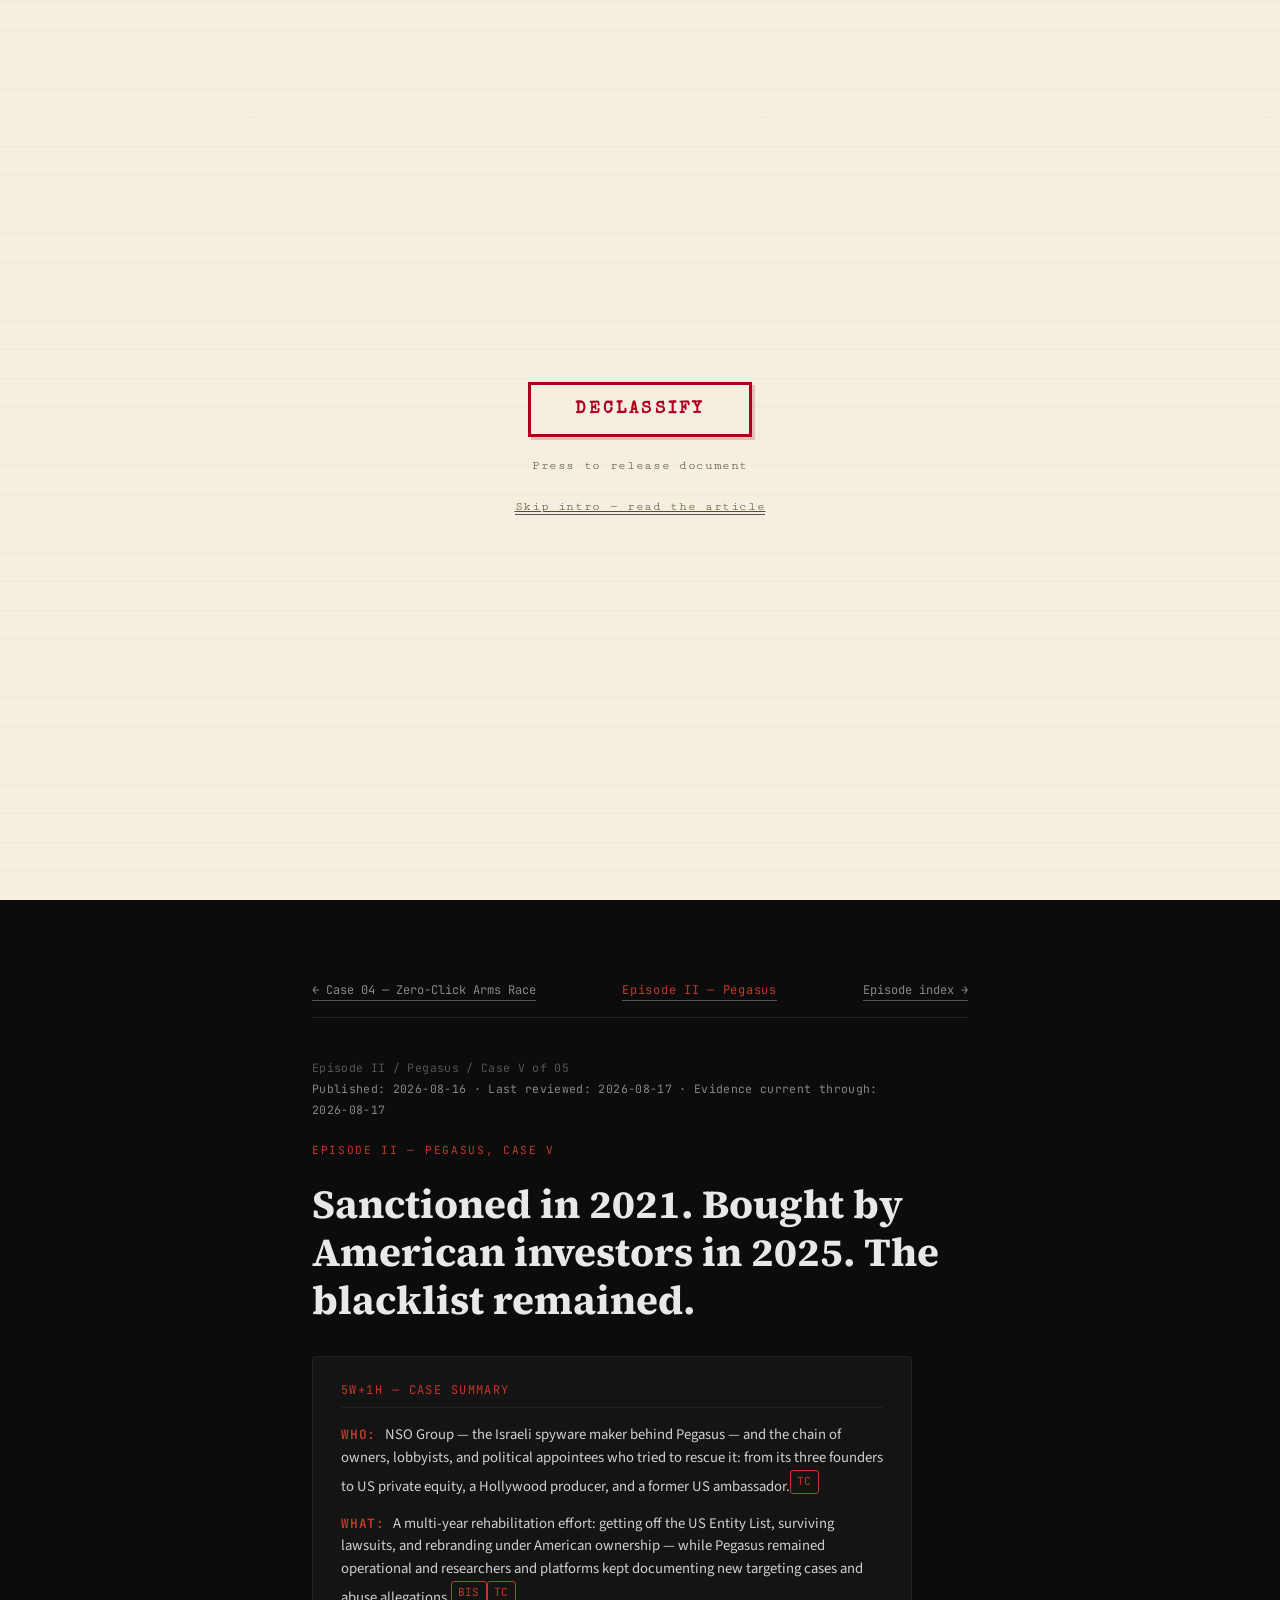
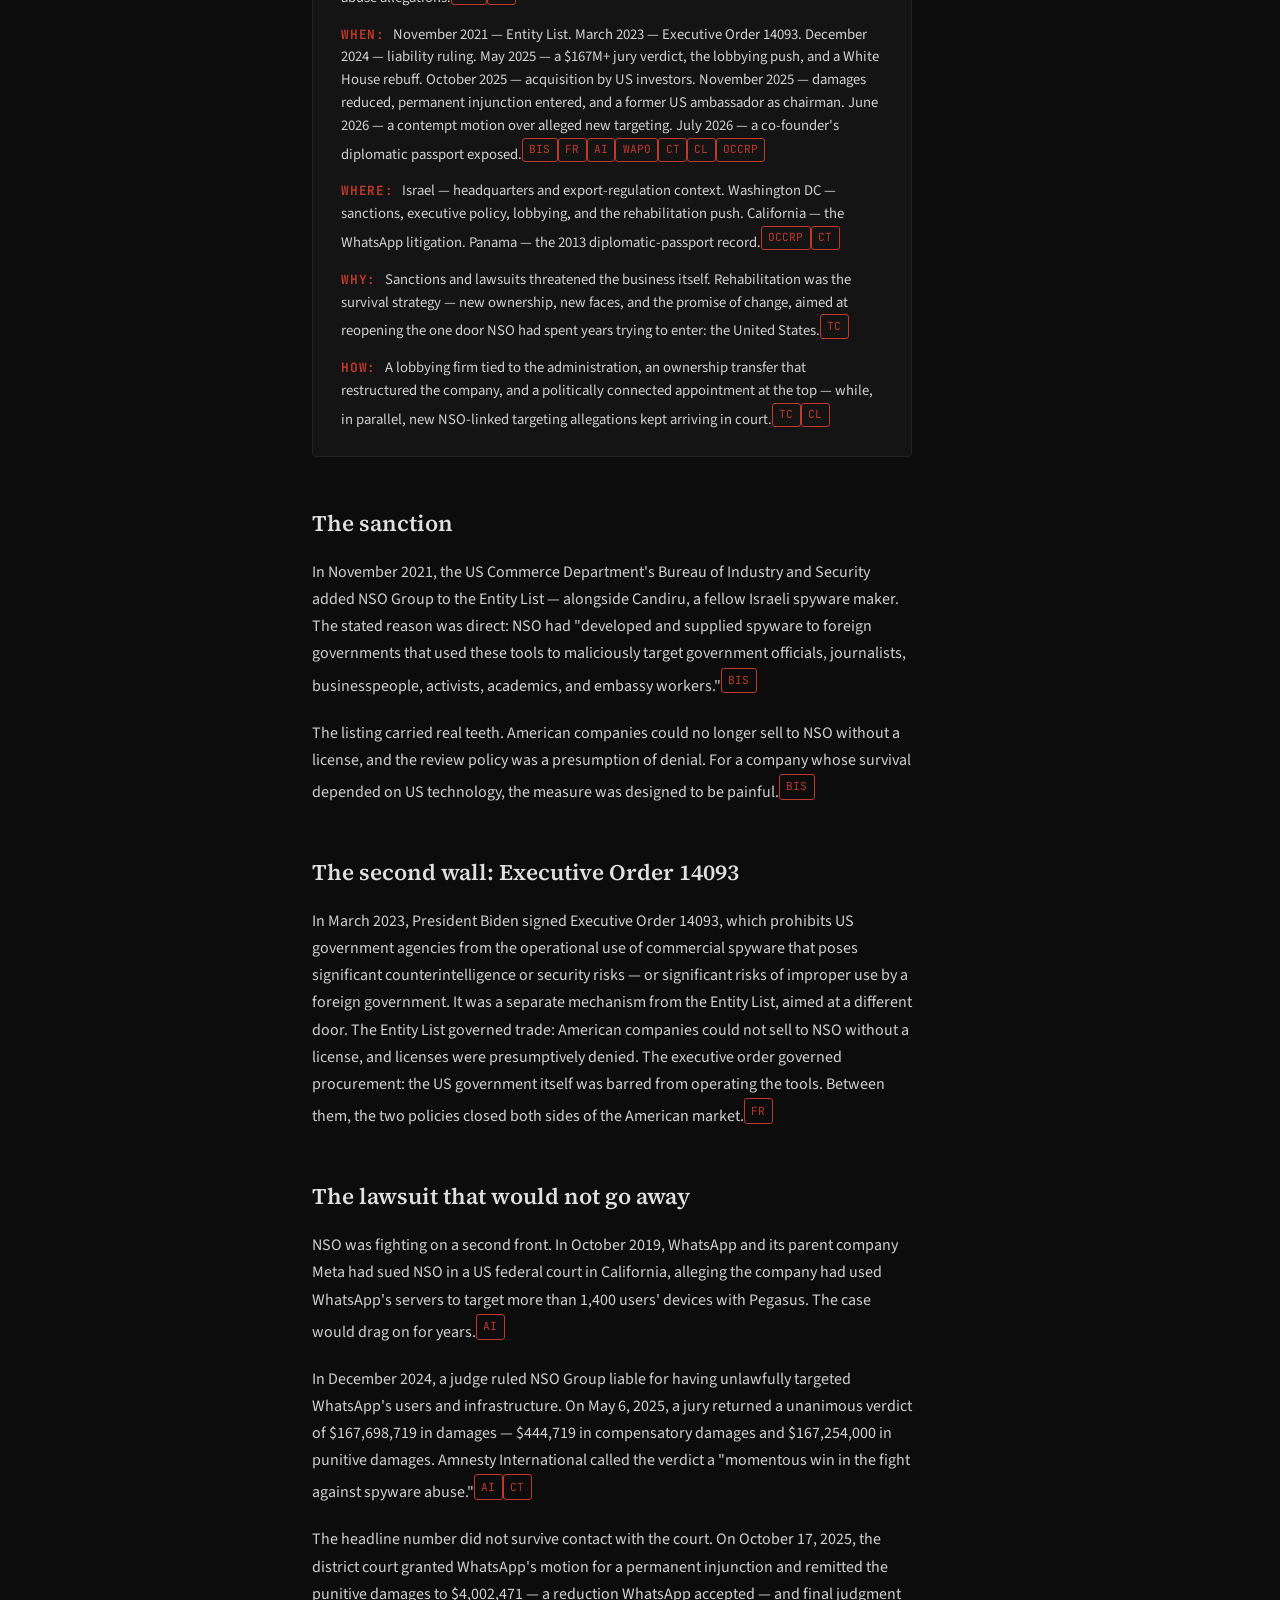
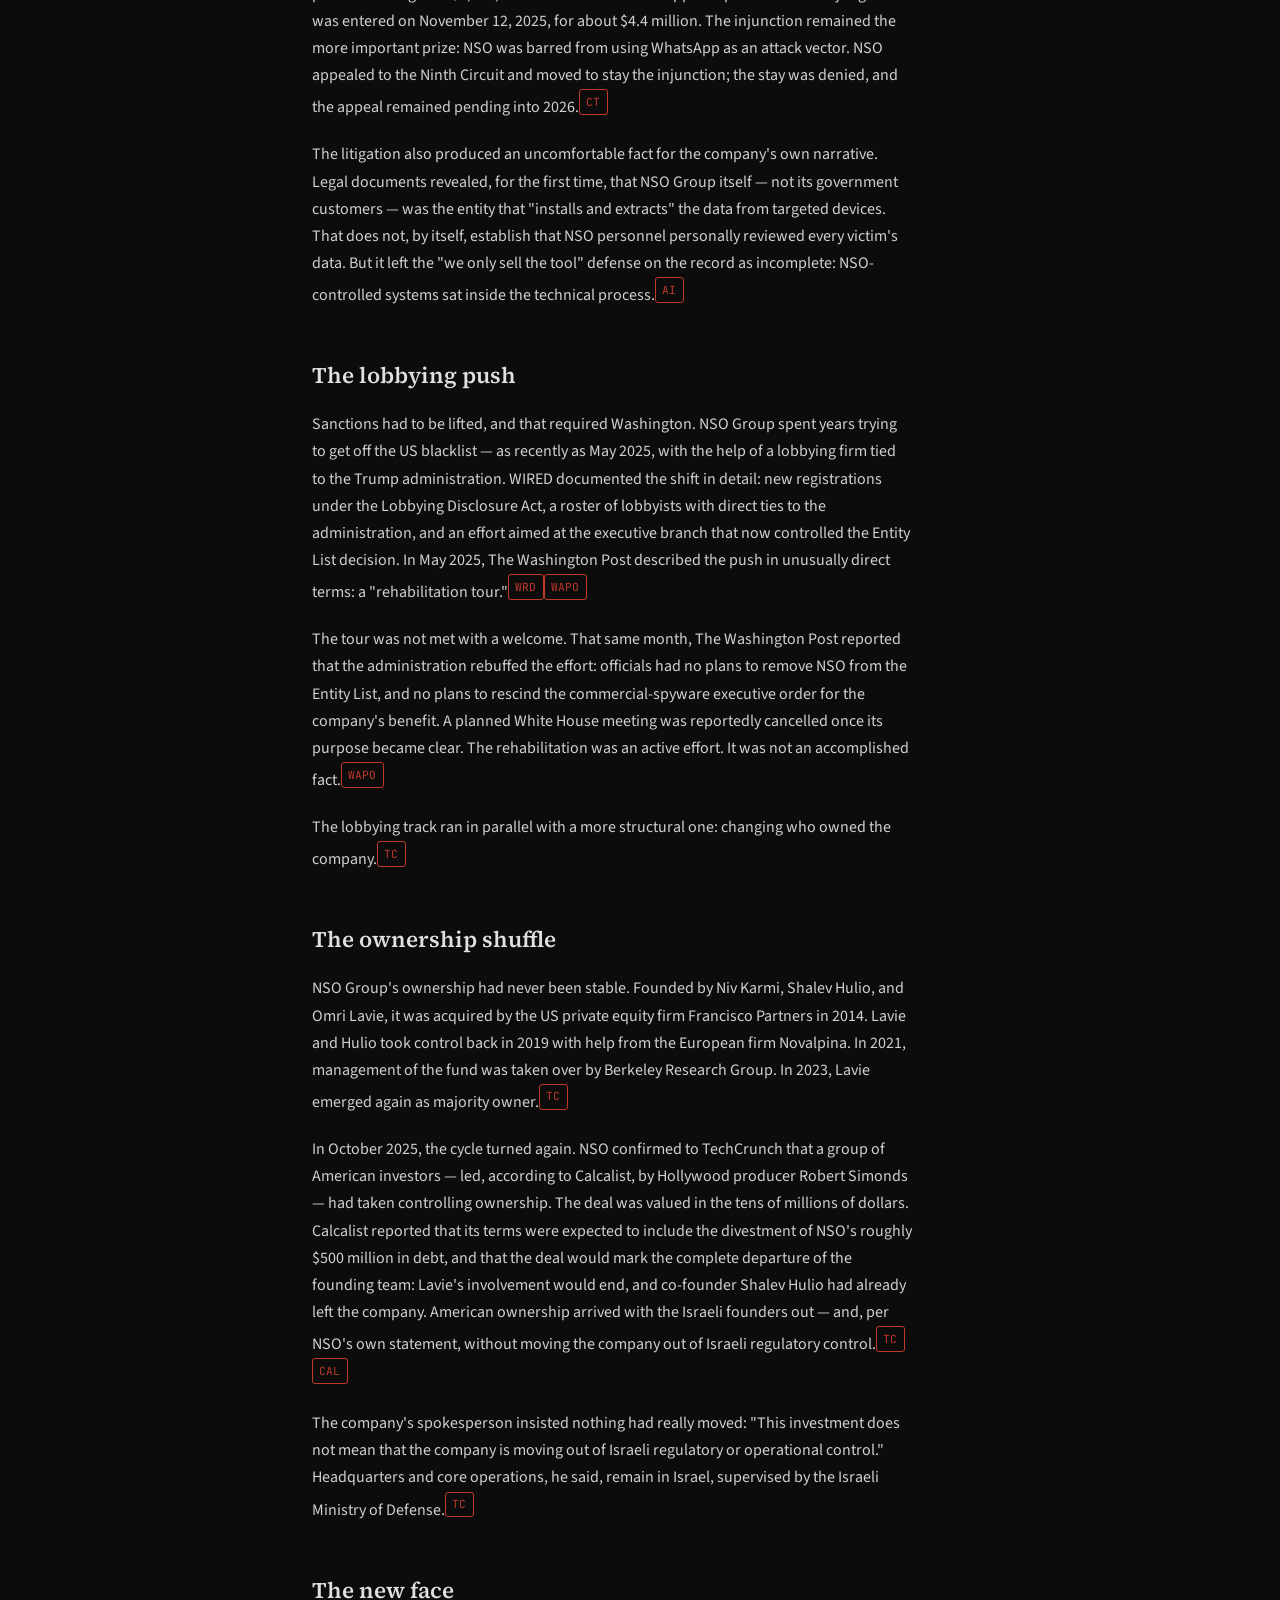
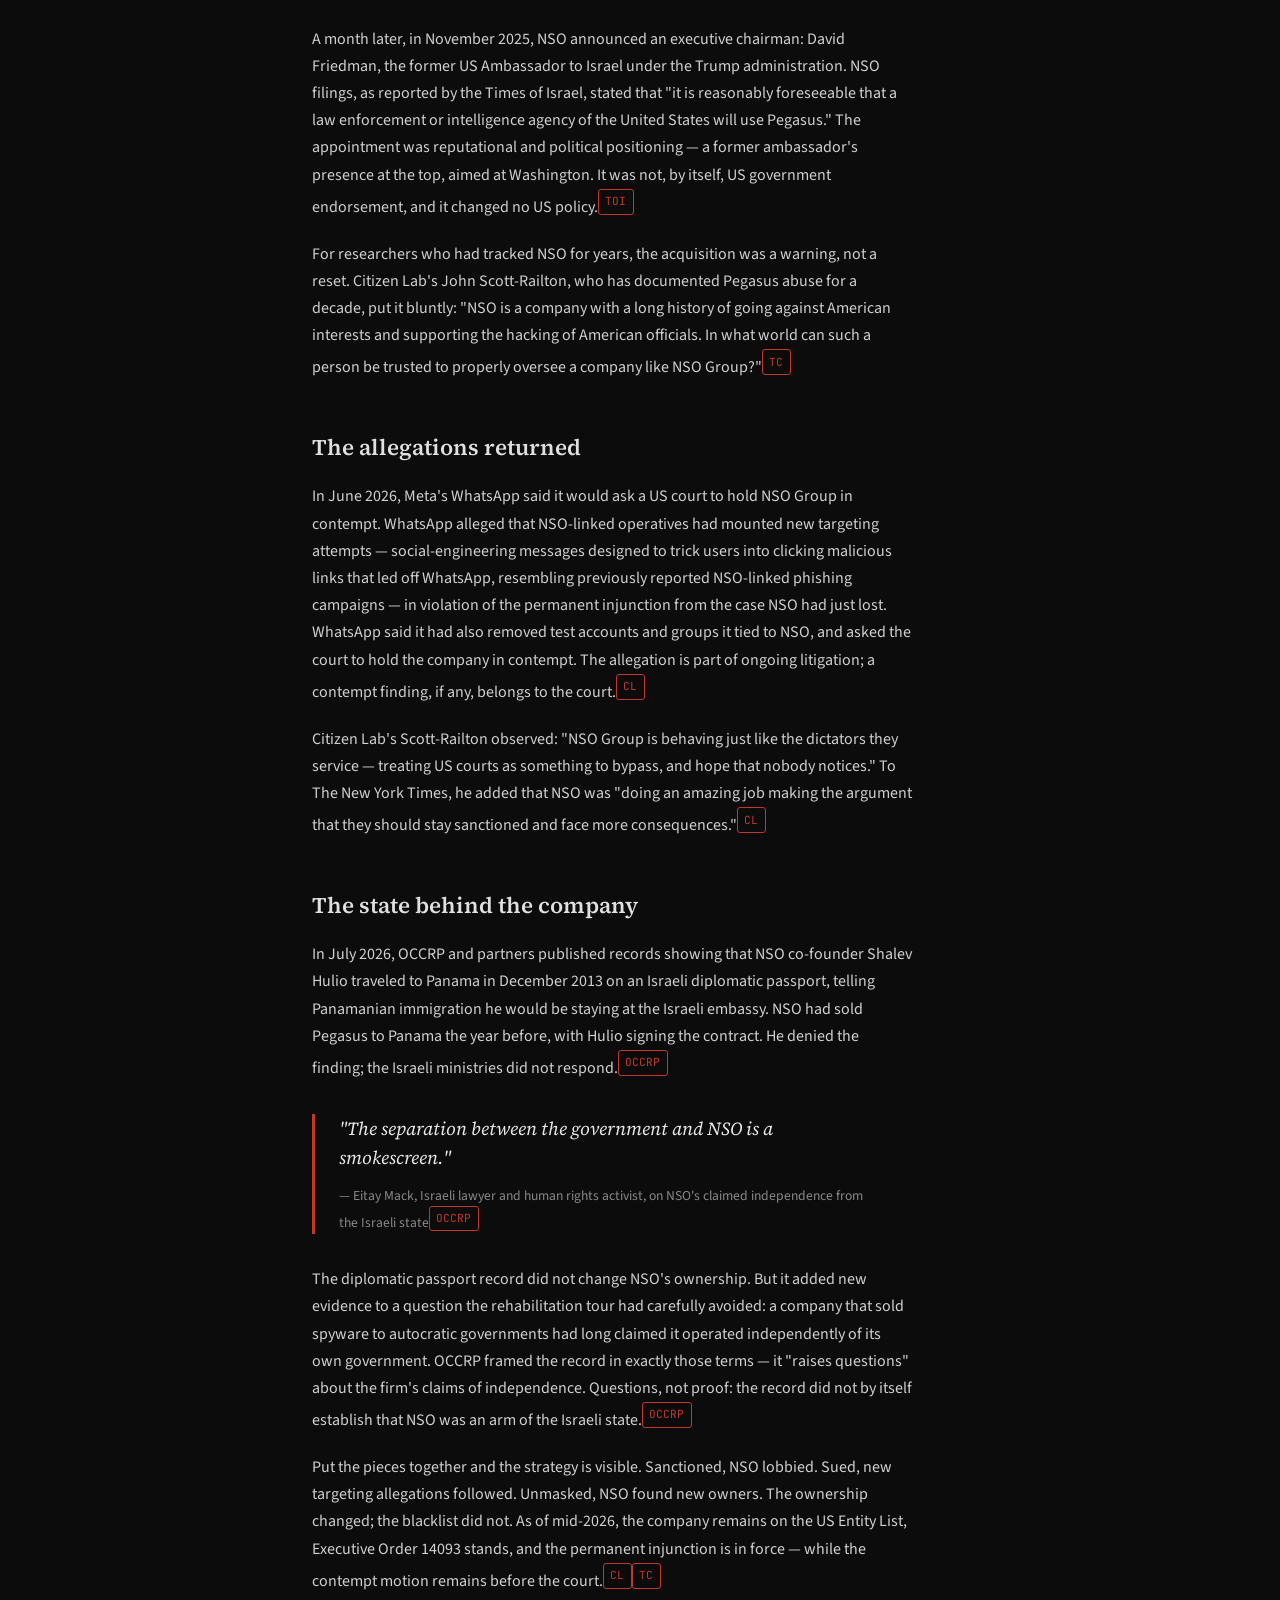
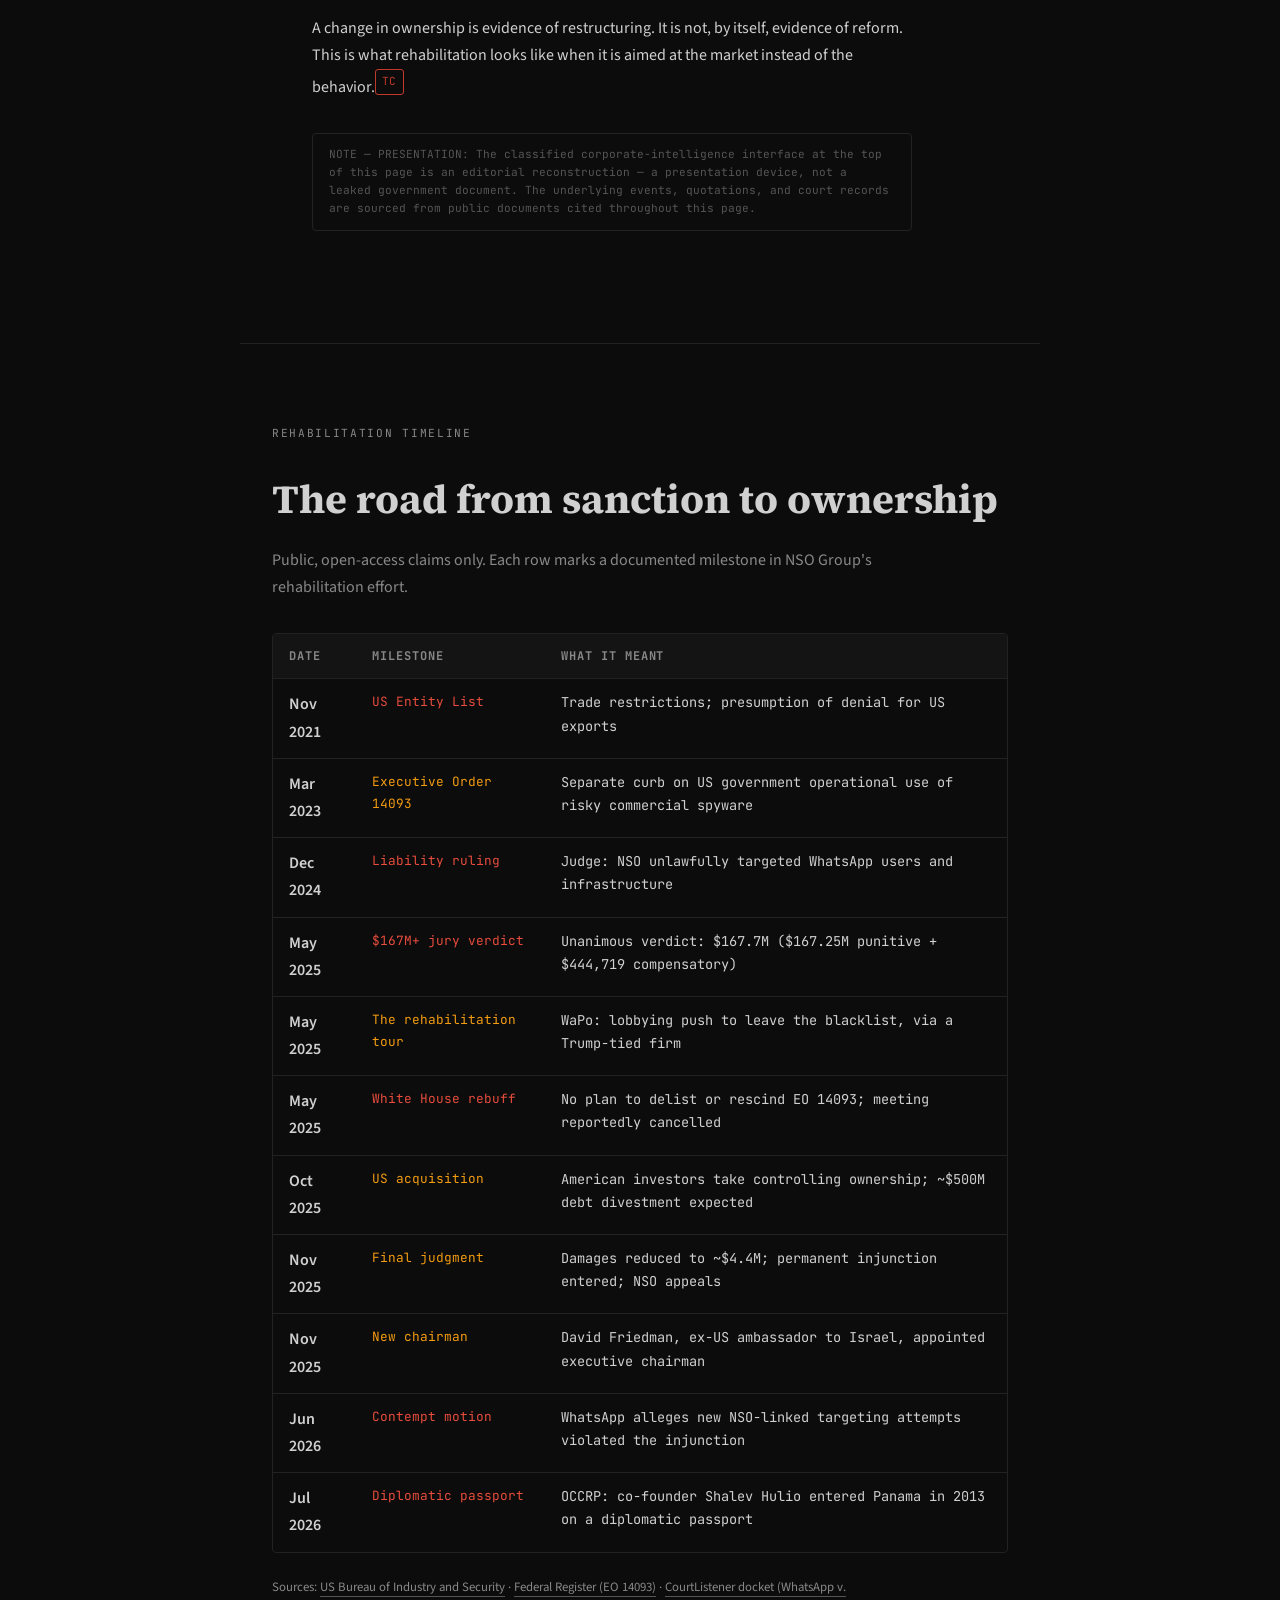
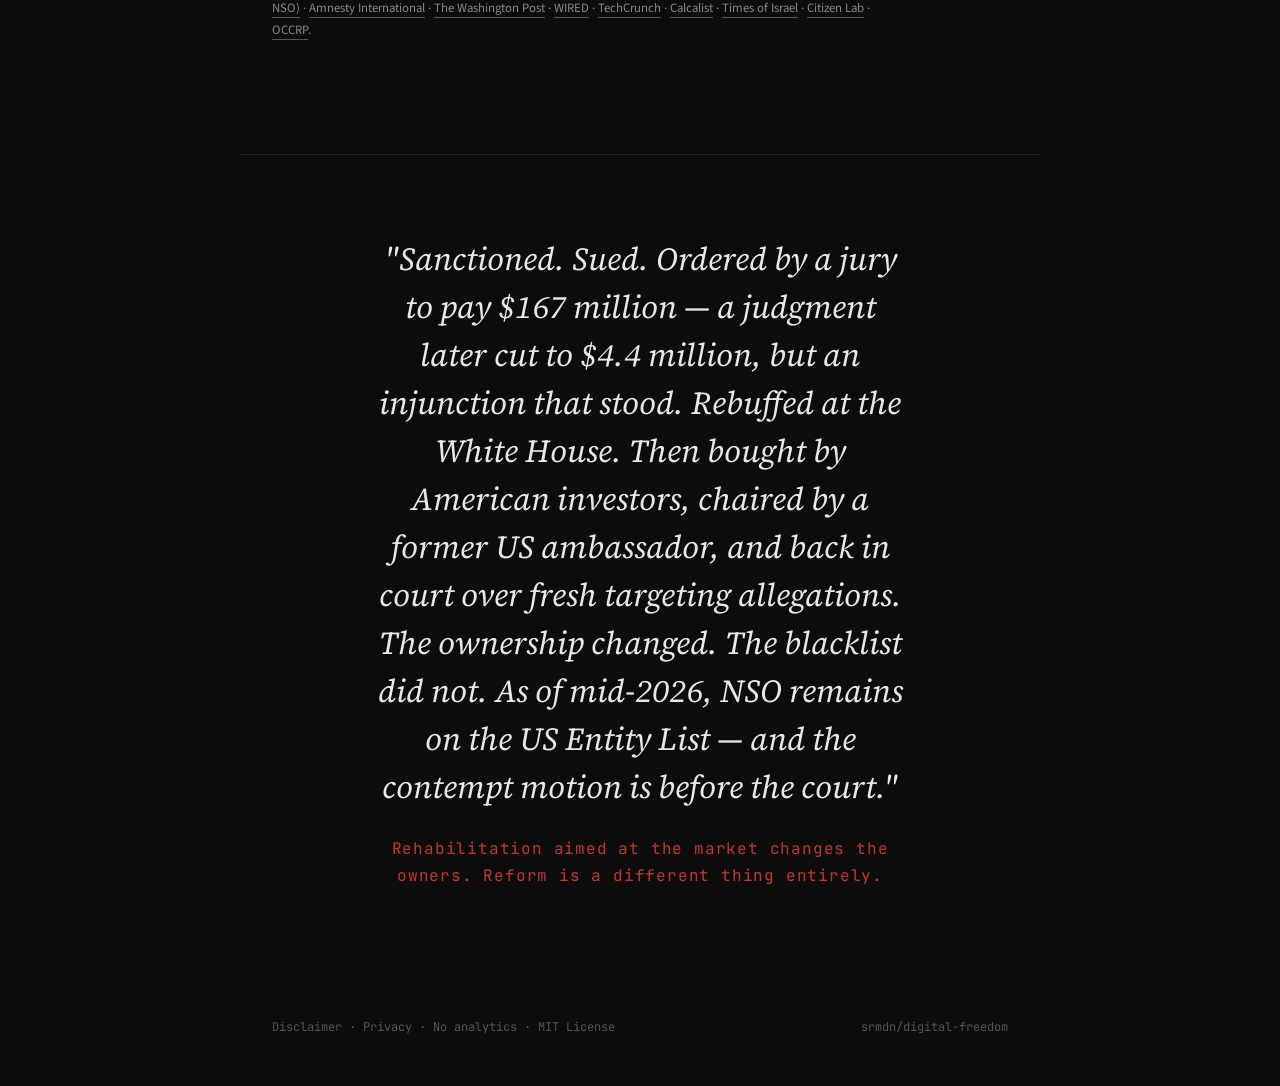
<file: sequences/pegasus-05-rehabilitation.html>
<!DOCTYPE html>
<html lang="en">
<head>
<meta charset="UTF-8">
<meta name="viewport" content="width=device-width, initial-scale=1.0">
<title>Pegasus — The Rehabilitation Tour | Digital Freedom</title>
<meta name="description" content="Case 5 of the Pegasus series: how NSO Group moved from US sanctions to American ownership — the lobbying, the lawsuits, and the rehabilitation that changed the owners, not the blacklist.">
<meta name="theme-color" content="#0c0c0c">
<meta name="robots" content="index,follow">
<link rel="canonical" href="https://srmdn.github.io/digital-freedom/sequences/pegasus-05-rehabilitation.html">
<meta property="og:type" content="article">
<meta property="og:site_name" content="Digital Freedom">
<meta property="og:title" content="Pegasus — The Rehabilitation Tour | Digital Freedom">
<meta property="og:description" content="Case 5 of the Pegasus series: how NSO Group moved from US sanctions to American ownership — the lobbying, the lawsuits, and the rehabilitation that changed the owners, not the blacklist.">
<meta property="og:url" content="https://srmdn.github.io/digital-freedom/sequences/pegasus-05-rehabilitation.html">
<meta property="article:modified_time" content="2026-08-17">
<meta name="twitter:card" content="summary">
<meta name="twitter:title" content="Pegasus — The Rehabilitation Tour | Digital Freedom">
<meta name="twitter:description" content="Case 5 of the Pegasus series: how NSO Group moved from US sanctions to American ownership — the lobbying, the lawsuits, and the rehabilitation that changed the owners, not the blacklist.">
<link rel="icon" href="../favicon.svg" type="image/svg+xml">
<link rel="stylesheet" href="../assets/fonts.css">
<style>
  *, *::before, *::after { margin: 0; padding: 0; box-sizing: border-box; }

  :root {
    --bg: #0c0c0c;
    --surface: #141414;
    --border: #222;
    --text: #d0d0d0;
    --text-dim: #888;
    --text-muted: #555;
    --accent: #c0392b;
    --mono: 'JetBrains Mono', monospace;
    --serif: 'Source Serif 4', Georgia, serif;
    --sans: 'Source Sans 3', -apple-system, sans-serif;
  }

  html { scroll-behavior: smooth; }

  body {
    background: var(--bg);
    color: var(--text);
    font-family: var(--sans);
    font-size: 16px;
    line-height: 1.7;
    -webkit-font-smoothing: antialiased;
  }

  a { color: var(--text); text-decoration: none; border-bottom: 1px solid var(--text-muted); transition: color 0.2s, border-color 0.2s; }
  a:hover { color: #fff; border-color: #fff; }

  a:focus-visible {
    outline: 2px solid var(--accent);
    outline-offset: 4px;
    border-bottom-color: transparent;
  }

  button:focus-visible {
    outline: 2px solid #b00020;
    outline-offset: 3px;
  }

  .skip-link {
    position: absolute;
    left: 1rem;
    top: 1rem;
    transform: translateY(-200%);
    padding: 0.65rem 0.9rem;
    background: #b00020;
    color: #fff;
    border: none;
    border-radius: 4px;
    font-family: var(--mono);
    font-size: 0.8rem;
    z-index: 100;
  }

  .skip-link:focus {
    transform: translateY(0);
  }

  .sr-only {
    position: absolute;
    width: 1px;
    height: 1px;
    padding: 0;
    margin: -1px;
    overflow: hidden;
    clip: rect(0, 0, 0, 0);
    white-space: nowrap;
    border: 0;
  }

  /* ============== CORPORATE-INTEL TERMINAL HOOK ============== */
  .document {
    min-height: 100vh;
    width: 100%;
    max-width: none;
    height: auto;
    background: #f4efe1;
    background-image:
      repeating-linear-gradient(0deg, transparent, transparent 28px, rgba(120, 100, 70, 0.04) 28px, rgba(120, 100, 70, 0.04) 29px),
      radial-gradient(ellipse at 50% 0%, rgba(80, 60, 30, 0.05), transparent 70%),
      linear-gradient(180deg, #ece6d6 0%, #e0d9c6 100%);
    border: none;
    border-radius: 0;
    box-shadow: none;
    display: flex;
    flex-direction: column;
    overflow: hidden;
    position: relative;
    color: #1a1a1a;
    font-family: 'Special Elite', 'Cutive Mono', 'Courier New', monospace;
  }

  .document::before {
    content: '';
    position: absolute;
    inset: 0;
    background:
      radial-gradient(circle at 20% 30%, rgba(160, 140, 100, 0.08) 0%, transparent 40%),
      radial-gradient(circle at 80% 70%, rgba(120, 100, 70, 0.06) 0%, transparent 40%),
      radial-gradient(circle at 15% 85%, rgba(120, 80, 40, 0.08), transparent 25%),
      radial-gradient(circle at 90% 10%, rgba(100, 70, 30, 0.06), transparent 20%);
    pointer-events: none;
    z-index: 1;
  }

  .doc-header {
    padding: 14px 28px;
    border-bottom: 2px solid #1a1a1a;
    display: flex;
    justify-content: space-between;
    align-items: center;
    font-size: 12px;
    letter-spacing: 0.08em;
    text-transform: uppercase;
    color: #2a2a2a;
    position: relative;
    z-index: 5;
    background: rgba(244, 239, 225, 0.9);
  }

  .doc-header .file-id {
    font-family: 'Cutive Mono', monospace;
    opacity: 0.7;
  }

  .content {
    flex: 1;
    padding: 28px 40px 60px;
    max-width: 820px;
    width: 92vw;
    margin: 0 auto;
    overflow-y: auto;
    position: relative;
    z-index: 5;
    font-size: 15px;
    line-height: 1.7;
  }

  .content::-webkit-scrollbar { width: 8px; }
  .content::-webkit-scrollbar-track { background: rgba(201, 191, 168, 0.3); }
  .content::-webkit-scrollbar-thumb { background: #8a7d63; border-radius: 4px; }

  .line {
    margin-bottom: 4px;
    opacity: 0;
    transform: translateY(3px);
    transition: opacity 0.35s ease, transform 0.35s ease;
    white-space: pre-wrap;
    word-break: break-word;
  }

  .line.visible { opacity: 1; transform: translateY(0); }

  .line.classification {
    color: #b00020;
    font-weight: 700;
    font-size: 18px;
    letter-spacing: 0.12em;
    text-align: center;
    border-top: 3px double #b00020;
    border-bottom: 3px double #b00020;
    padding: 8px 0;
    margin: 8px 0 16px;
  }

  .line.section {
    font-weight: 700;
    font-size: 16px;
    text-transform: uppercase;
    letter-spacing: 0.06em;
    border-bottom: 1px solid #5a4a30;
    padding-bottom: 3px;
    margin: 20px 0 10px;
    color: #1a1a1a;
  }

  .line.text {
    color: #1a1a1a;
    margin-bottom: 6px;
  }

  .line.redacted {
    background: #1a1a1a;
    color: #b00020;
    border-radius: 1px;
    display: inline-block;
    padding: 0 6px;
    margin: 2px 0;
    user-select: none;
    letter-spacing: 0.05em;
  }

  .line.quote {
    font-style: italic;
    padding-left: 24px;
    border-left: 3px solid #5a4a30;
    margin: 10px 0;
    color: #2a2a2a;
  }

  .line.evidence {
    color: #5a5246;
    font-size: 12px;
    font-family: 'Cutive Mono', monospace;
    letter-spacing: 0.02em;
    margin-bottom: 3px;
  }

  .line.critical {
    color: #b00020;
    font-weight: 700;
    margin: 8px 0;
  }

  .line.stamp {
    color: #b00020;
    font-weight: 700;
    font-size: 22px;
    letter-spacing: 0.18em;
    text-align: center;
    border: 3px solid #b00020;
    padding: 10px;
    margin: 24px auto;
    display: inline-block;
    transform: rotate(-4deg);
    opacity: 0.85;
    box-shadow: inset 0 0 0 2px #f4efe1, inset 0 0 0 4px #b00020;
    text-shadow: 1px 1px 0 rgba(176, 0, 32, 0.3);
  }

  .line.stamp-wrap {
    text-align: center;
    margin: 28px 0;
  }

  .line.footer {
    border-top: 1px solid #5a4a30;
    padding-top: 12px;
    margin-top: 24px;
    font-size: 12px;
    font-family: 'Cutive Mono', monospace;
    color: #3a3a3a;
    letter-spacing: 0.02em;
  }

  .cursor {
    display: inline-block;
    width: 9px;
    height: 16px;
    background: #1a1a1a;
    animation: blink 1s step-end infinite;
    vertical-align: text-bottom;
    margin-left: 2px;
  }

  @keyframes blink { 0%, 100% { opacity: 1; } 50% { opacity: 0; } }

  .progress-bar {
    position: absolute;
    bottom: 0;
    left: 0;
    height: 3px;
    background: linear-gradient(90deg, #5a4a30, #b00020, #5a4a30);
    width: 0%;
    transition: width 0.5s ease;
    z-index: 20;
  }

  .start-btn {
    position: absolute;
    inset: 0;
    display: flex;
    flex-direction: column;
    align-items: center;
    justify-content: center;
    z-index: 50;
    background: #f4efe1;
    background-image:
      repeating-linear-gradient(0deg, transparent, transparent 28px, rgba(120, 100, 70, 0.04) 28px, rgba(120, 100, 70, 0.04) 29px);
    transition: opacity 0.5s;
  }

  .start-btn.hidden { opacity: 0; visibility: hidden; pointer-events: none; }

  .start-btn button {
    background: #f4efe1;
    color: #b00020;
    border: 3px solid #b00020;
    padding: 16px 44px;
    font-size: 17px;
    font-family: 'Special Elite', monospace;
    letter-spacing: 0.18em;
    cursor: pointer;
    transition: all 0.2s;
    text-transform: uppercase;
    font-weight: 700;
    box-shadow: 3px 3px 0 rgba(176, 0, 32, 0.2);
  }

  .start-btn button:hover { background: #b00020; color: #f4efe1; }

  .start-btn p {
    margin-top: 18px;
    color: #5a4a30;
    font-size: 13px;
    font-family: 'Cutive Mono', monospace;
    letter-spacing: 0.05em;
  }

  .start-btn p a { color: #5a4a30; text-decoration: underline; }
  .start-btn p a:hover { color: #1a1a1a; }

  .watermark {
    position: absolute;
    top: 50%;
    left: 50%;
    transform: translate(-50%, -50%) rotate(-28deg);
    font-size: 90px;
    font-weight: 700;
    color: rgba(176, 0, 32, 0.06);
    letter-spacing: 0.15em;
    pointer-events: none;
    z-index: 2;
    white-space: nowrap;
    font-family: 'Special Elite', monospace;
  }

  .fade-in { animation: fadeIn 1s ease-in; }
  @keyframes fadeIn { from { opacity: 0; } to { opacity: 1; } }

  .glitch { animation: glitch 0.3s ease-in-out; }
  @keyframes glitch {
    0% { transform: translate(0); }
    25% { transform: translate(-1px, 1px); }
    50% { transform: translate(1px, -1px); }
    75% { transform: translate(-1px, 0); }
    100% { transform: translate(0); }
  }

  /* ============== SCROLL HINT ============== */
  .scroll-hint {
    display: block;
    width: 100%;
    text-align: center;
    padding: 2rem;
    font-family: var(--mono);
    font-size: 0.8rem;
    color: var(--text-muted);
    animation: pulse 2s ease-in-out infinite;
    cursor: pointer;
    border: none;
    border-bottom: 1px solid var(--border);
    background: var(--bg);
  }

  .scroll-hint.hidden { display: none; }
  @keyframes pulse { 0%, 100% { opacity: 0.4; } 50% { opacity: 1; } }

  /* ============== ESSAY ============== */
  .essay {
    max-width: 720px;
    margin: 0 auto;
    padding: 5rem 2rem;
    position: relative;
    z-index: 10;
  }

  .essay h1 {
    font-family: var(--serif);
    font-size: clamp(1.8rem, 4vw, 2.5rem);
    font-weight: 700;
    line-height: 1.2;
    margin-bottom: 1.5rem;
    color: #e8e8e8;
  }

  .essay h2 {
    font-family: var(--serif);
    font-size: 1.4rem;
    font-weight: 600;
    margin-top: 3rem;
    margin-bottom: 1rem;
    color: #e0e0e0;
  }

  .essay p {
    margin-bottom: 1.25rem;
    max-width: 600px;
  }

  .essay blockquote {
    font-family: var(--serif);
    font-style: italic;
    font-size: 1.15rem;
    line-height: 1.6;
    color: #e8e8e8;
    border-left: 3px solid var(--accent);
    padding-left: 1.5rem;
    margin: 2rem 0;
    max-width: 560px;
  }

  .essay blockquote cite {
    display: block;
    font-style: normal;
    font-family: var(--sans);
    font-size: 0.85rem;
    color: var(--text-dim);
    margin-top: 0.75rem;
  }

  .essay .source-ref {
    display: inline-block;
    font-family: var(--mono);
    font-size: 0.7rem;
    color: var(--accent);
    border: 1px solid var(--accent);
    padding: 0.15rem 0.4rem;
    border-radius: 3px;
    vertical-align: super;
    cursor: pointer;
    transition: background 0.15s, color 0.15s;
    text-decoration: none;
    position: relative;
    z-index: 1;
  }

  .essay .source-ref:hover { background: var(--accent); color: #fff; }

  .section-label {
    font-family: var(--mono);
    font-size: 0.7rem;
    color: var(--accent);
    letter-spacing: 0.15em;
    text-transform: uppercase;
    margin-bottom: 1rem;
  }

  /* === CASE NAV + METADATA === */
  .case-nav {
    display: flex;
    justify-content: space-between;
    align-items: center;
    gap: 1rem;
    flex-wrap: wrap;
    font-family: var(--mono);
    font-size: 0.75rem;
    margin-bottom: 2.5rem;
    padding-bottom: 1rem;
    border-bottom: 1px solid var(--border);
  }

  .case-nav a {
    color: var(--text-dim);
    border-bottom: 1px solid var(--text-muted);
  }

  .case-nav a:hover { color: #fff; border-bottom-color: #fff; }
  .case-nav .case-nav-context { color: var(--accent); letter-spacing: 0.06em; }

  .pub-meta {
    font-family: var(--mono);
    font-size: 0.72rem;
    color: var(--text-muted);
    letter-spacing: 0.03em;
    margin-bottom: 2rem;
    line-height: 1.8;
  }

  .pub-meta span { color: var(--text-dim); }

  .sim-note {
    font-family: var(--mono);
    font-size: 0.7rem;
    color: var(--text-muted);
    border: 1px solid var(--border);
    padding: 0.75rem 1rem;
    border-radius: 4px;
    margin: 2rem 0;
    line-height: 1.6;
    max-width: 600px;
  }

  .divider {
    border: none;
    height: 1px;
    background: var(--border);
    max-width: 800px;
    margin: 0 auto;
  }

  /* ============== 5W+1H SUMMARY ============== */
  .five-w {
    border: 1px solid var(--border);
    border-radius: 4px;
    padding: 1.5rem 1.75rem;
    margin: 2rem 0 3rem;
    background: var(--surface);
    max-width: 600px;
  }

  .five-w .five-w-title {
    font-family: var(--mono);
    font-size: 0.75rem;
    color: var(--accent);
    letter-spacing: 0.12em;
    text-transform: uppercase;
    margin-bottom: 1rem;
    border-bottom: 1px solid var(--border);
    padding-bottom: 0.5rem;
  }

  .five-w p {
    margin-bottom: 0.85rem;
    font-size: 0.92rem;
    line-height: 1.55;
    max-width: none;
  }

  .five-w p:last-child { margin-bottom: 0; }

  .five-w strong {
    font-family: var(--mono);
    font-size: 0.8rem;
    color: var(--accent);
    letter-spacing: 0.06em;
    margin-right: 0.35rem;
  }

  /* ============== DATA SECTION ============== */
  .data-section {
    max-width: 800px;
    margin: 0 auto;
    padding: 5rem 2rem;
  }

  .data-section h2 {
    font-family: var(--serif);
    font-size: clamp(1.8rem, 4vw, 2.5rem);
    font-weight: 700;
    line-height: 1.2;
    margin-bottom: 1.5rem;
  }

  .data-section > p {
    margin-bottom: 2rem;
    max-width: 600px;
    color: var(--text-dim);
  }

  .comparison-table {
    border: 1px solid var(--border);
    border-radius: 4px;
    overflow-x: auto;
  }

  .col-country { flex: 2; font-weight: 600; }
  .col-score { flex: 1; text-align: left; font-family: var(--mono); font-size: 0.85rem; }
  .col-status { flex: 1.5; font-family: var(--mono); font-size: 0.8rem; }

  .comparison-table table { width: 100%; min-width: 640px; border-collapse: collapse; text-align: left; }
  .comparison-table th, .comparison-table td { padding: 0.75rem 1rem; border-bottom: 1px solid var(--border); vertical-align: top; }
  .comparison-table thead th { background: var(--surface); font-family: var(--mono); font-size: 0.75rem; color: var(--text-dim); text-transform: uppercase; letter-spacing: 0.08em; }
  .comparison-table tbody th { text-align: left; }
  .comparison-table tbody tr:last-child > * { border-bottom: 0; }

  .score-green { color: #27ae60; }
  .score-yellow { color: #f39c12; }
  .score-red { color: #e74c3c; }

  .data-sources {
    margin-top: 1.5rem;
    font-size: 0.8rem;
    color: var(--text-muted);
  }

  .data-sources a {
    color: var(--text-dim);
    font-size: 0.8rem;
    border-bottom: 1px solid var(--text-muted);
  }

  /* ============== CLOSING ============== */
  .closing {
    min-height: 60vh;
    display: flex;
    flex-direction: column;
    align-items: center;
    justify-content: center;
    text-align: center;
    padding: 5rem 2rem;
    max-width: 600px;
    margin: 0 auto;
  }

  .closing blockquote {
    font-family: var(--serif);
    font-size: clamp(1.5rem, 3vw, 2rem);
    font-style: italic;
    line-height: 1.5;
    color: #e8e8e8;
    border-left: none;
    padding: 0;
    margin-bottom: 1.5rem;
  }

  .closing .closing-line {
    font-family: var(--mono);
    font-size: 1rem;
    color: var(--accent);
    letter-spacing: 0.05em;
  }

  /* ============== FOOTER ============== */
  footer {
    padding: 3rem 2rem;
    max-width: 800px;
    margin: 0 auto;
    display: flex;
    justify-content: space-between;
    align-items: center;
    flex-wrap: wrap;
    gap: 1rem;
  }

  footer p, footer a {
    font-family: var(--mono);
    font-size: 0.75rem;
    color: var(--text-muted);
    border-bottom: none;
  }

  footer a:hover { color: #fff; }

  @media (max-width: 600px) {
    .content { padding: 1rem 1.25rem; }
    .essay, .data-section { padding: 3rem 1.5rem; }
  }

  @media (prefers-reduced-motion: reduce) {
    html { scroll-behavior: auto; }
    .line { transition: none; }
    .cursor { animation: none; }
    .glitch { animation: none; }
    .fade-in { animation: none; }
    .progress-bar { transition: none; }
    .scroll-hint { animation: none; }
    .start-btn { transition: none; }
  }
</style>
</head>
<body>

<a href="#essay" class="skip-link">Skip to article</a>

<!-- ========== CORPORATE-INTEL TERMINAL HOOK ========== -->
<div class="document" id="terminalHook">
  <div class="watermark">CLASSIFIED</div>
  <div class="doc-header">
    <span>OFFICE OF INTELLIGENCE — CORPORATE INVESTIGATIONS UNIT</span>
    <span class="file-id">FILE: 2026-CORP-0718 / PEGASUS — EDITORIAL RECONSTRUCTION</span>
  </div>
  <div class="content" id="content"></div>
  <div class="progress-bar" id="progress"></div>
  <div class="start-btn" id="startBtn">
    <button onclick="startSequence()">DECLASSIFY</button>
    <p>Press to release document</p>
    <p><a href="#essay">Skip intro — read the article</a></p>
    <noscript><p style="margin-top:24px; max-width:420px">JavaScript is disabled, so the interactive intro cannot play. The full article below is readable without it.</p></noscript>
  </div>
</div>

<button class="scroll-hint hidden" id="scrollHint" onclick="document.getElementById('essay').scrollIntoView({behavior: matchMedia('(prefers-reduced-motion: reduce)').matches ? 'auto' : 'smooth'})">
  &darr; Continue reading
</button>
<!-- ========== ESSAY ========== -->
<section class="essay" id="essay">

  <nav class="case-nav" aria-label="Case navigation">
    <a href="pegasus-04-zero-click.html">← Case 04 — Zero-Click Arms Race</a>
    <a href="../index.html#episode-ii" class="case-nav-context">Episode II — Pegasus</a>
    <a href="../index.html#episode-ii">Episode index →</a>
  </nav>

  <p class="pub-meta">Episode II / Pegasus / Case V of 05<br><span>Published: 2026-08-16 · Last reviewed: 2026-08-17 · Evidence current through: 2026-08-17</span></p>

  <p class="section-label">Episode II — Pegasus, Case V</p>
  <h1>Sanctioned in 2021. Bought by American investors in 2025. The blacklist remained.</h1>

  <div class="five-w">
    <p class="five-w-title">5W+1H — Case Summary</p>
    <p><strong>WHO:</strong> NSO Group — the Israeli spyware maker behind Pegasus — and the chain of owners, lobbyists, and political appointees who tried to rescue it: from its three founders to US private equity, a Hollywood producer, and a former US ambassador.<a class="source-ref" href="https://techcrunch.com/2025/10/10/spyware-maker-nso-group-confirms-acquisition-by-us-investors/" target="_blank" rel="noopener noreferrer" aria-label="Source TC — techcrunch.com">TC</a></p>
    <p><strong>WHAT:</strong> A multi-year rehabilitation effort: getting off the US Entity List, surviving lawsuits, and rebranding under American ownership — while Pegasus remained operational and researchers and platforms kept documenting new targeting cases and abuse allegations.<a class="source-ref" href="https://www.bis.gov/press-release/commerce-adds-nso-group-other-foreign-companies-entity-list-malicious-cyber-activities" target="_blank" rel="noopener noreferrer" aria-label="Source BIS — www.bis.gov">BIS</a><a class="source-ref" href="https://techcrunch.com/2025/10/10/spyware-maker-nso-group-confirms-acquisition-by-us-investors/" target="_blank" rel="noopener noreferrer" aria-label="Source TC — techcrunch.com">TC</a></p>
    <p><strong>WHEN:</strong> November 2021 — Entity List. March 2023 — Executive Order 14093. December 2024 — liability ruling. May 2025 — a $167M+ jury verdict, the lobbying push, and a White House rebuff. October 2025 — acquisition by US investors. November 2025 — damages reduced, permanent injunction entered, and a former US ambassador as chairman. June 2026 — a contempt motion over alleged new targeting. July 2026 — a co-founder's diplomatic passport exposed.<a class="source-ref" href="https://www.bis.gov/press-release/commerce-adds-nso-group-other-foreign-companies-entity-list-malicious-cyber-activities" target="_blank" rel="noopener noreferrer" aria-label="Source BIS — www.bis.gov">BIS</a><a class="source-ref" href="https://www.federalregister.gov/documents/2023/03/30/2023-06730/prohibition-on-use-by-the-united-states-government-of-commercial-spyware-that-poses-risks-to" target="_blank" rel="noopener noreferrer" aria-label="Source FR — www.federalregister.gov">FR</a><a class="source-ref" href="https://www.amnesty.org/en/latest/news/2025/05/ruling-against-nso-group-in-whatsapp-case-a-momentous-win/" target="_blank" rel="noopener noreferrer" aria-label="Source AI — www.amnesty.org">AI</a><a class="source-ref" href="https://www.washingtonpost.com/national-security/2025/05/20/nso-group-pegasus-trump-eo/" target="_blank" rel="noopener noreferrer" aria-label="Source WAPO — www.washingtonpost.com">WAPO</a><a class="source-ref" href="https://www.courtlistener.com/docket/16395340/whatsapp-inc-v-nso-group-technologies-limited/" target="_blank" rel="noopener noreferrer" aria-label="Source CT — www.courtlistener.com">CT</a><a class="source-ref" href="https://citizenlab.ca/whatsapp-accuses-nso-of-fresh-pegasus-targeting/" target="_blank" rel="noopener noreferrer" aria-label="Source CL — citizenlab.ca">CL</a><a class="source-ref" href="https://www.occrp.org/en/project/the-pegasus-project/co-founder-of-controversial-spyware-firm-had-israeli-diplomatic-passport" target="_blank" rel="noopener noreferrer" aria-label="Source OCCRP — www.occrp.org">OCCRP</a></p>
    <p><strong>WHERE:</strong> Israel — headquarters and export-regulation context. Washington DC — sanctions, executive policy, lobbying, and the rehabilitation push. California — the WhatsApp litigation. Panama — the 2013 diplomatic-passport record.<a class="source-ref" href="https://www.occrp.org/en/project/the-pegasus-project/co-founder-of-controversial-spyware-firm-had-israeli-diplomatic-passport" target="_blank" rel="noopener noreferrer" aria-label="Source OCCRP — www.occrp.org">OCCRP</a><a class="source-ref" href="https://www.courtlistener.com/docket/16395340/whatsapp-inc-v-nso-group-technologies-limited/" target="_blank" rel="noopener noreferrer" aria-label="Source CT — www.courtlistener.com">CT</a></p>
    <p><strong>WHY:</strong> Sanctions and lawsuits threatened the business itself. Rehabilitation was the survival strategy — new ownership, new faces, and the promise of change, aimed at reopening the one door NSO had spent years trying to enter: the United States.<a class="source-ref" href="https://techcrunch.com/2025/10/10/spyware-maker-nso-group-confirms-acquisition-by-us-investors/" target="_blank" rel="noopener noreferrer" aria-label="Source TC — techcrunch.com">TC</a></p>
    <p><strong>HOW:</strong> A lobbying firm tied to the administration, an ownership transfer that restructured the company, and a politically connected appointment at the top — while, in parallel, new NSO-linked targeting allegations kept arriving in court.<a class="source-ref" href="https://techcrunch.com/2025/10/10/spyware-maker-nso-group-confirms-acquisition-by-us-investors/" target="_blank" rel="noopener noreferrer" aria-label="Source TC — techcrunch.com">TC</a><a class="source-ref" href="https://citizenlab.ca/whatsapp-accuses-nso-of-fresh-pegasus-targeting/" target="_blank" rel="noopener noreferrer" aria-label="Source CL — citizenlab.ca">CL</a></p>
  </div>

  <h2>The sanction</h2>

  <p>In November 2021, the US Commerce Department's Bureau of Industry and Security added NSO Group to the Entity List — alongside Candiru, a fellow Israeli spyware maker. The stated reason was direct: NSO had "developed and supplied spyware to foreign governments that used these tools to maliciously target government officials, journalists, businesspeople, activists, academics, and embassy workers."<a class="source-ref" href="https://www.bis.gov/press-release/commerce-adds-nso-group-other-foreign-companies-entity-list-malicious-cyber-activities" target="_blank" rel="noopener noreferrer" aria-label="Source BIS — www.bis.gov">BIS</a></p>

  <p>The listing carried real teeth. American companies could no longer sell to NSO without a license, and the review policy was a presumption of denial. For a company whose survival depended on US technology, the measure was designed to be painful.<a class="source-ref" href="https://www.bis.gov/press-release/commerce-adds-nso-group-other-foreign-companies-entity-list-malicious-cyber-activities" target="_blank" rel="noopener noreferrer" aria-label="Source BIS — www.bis.gov">BIS</a></p>

  <h2>The second wall: Executive Order 14093</h2>

  <p>In March 2023, President Biden signed Executive Order 14093, which prohibits US government agencies from the operational use of commercial spyware that poses significant counterintelligence or security risks — or significant risks of improper use by a foreign government. It was a separate mechanism from the Entity List, aimed at a different door. The Entity List governed trade: American companies could not sell to NSO without a license, and licenses were presumptively denied. The executive order governed procurement: the US government itself was barred from operating the tools. Between them, the two policies closed both sides of the American market.<a class="source-ref" href="https://www.federalregister.gov/documents/2023/03/30/2023-06730/prohibition-on-use-by-the-united-states-government-of-commercial-spyware-that-poses-risks-to" target="_blank" rel="noopener noreferrer" aria-label="Source FR — www.federalregister.gov">FR</a></p>

  <h2>The lawsuit that would not go away</h2>

  <p>NSO was fighting on a second front. In October 2019, WhatsApp and its parent company Meta had sued NSO in a US federal court in California, alleging the company had used WhatsApp's servers to target more than 1,400 users' devices with Pegasus. The case would drag on for years.<a class="source-ref" href="https://www.amnesty.org/en/latest/news/2025/05/ruling-against-nso-group-in-whatsapp-case-a-momentous-win/" target="_blank" rel="noopener noreferrer" aria-label="Source AI — www.amnesty.org">AI</a></p>

  <p>In December 2024, a judge ruled NSO Group liable for having unlawfully targeted WhatsApp's users and infrastructure. On May 6, 2025, a jury returned a unanimous verdict of $167,698,719 in damages — $444,719 in compensatory damages and $167,254,000 in punitive damages. Amnesty International called the verdict a "momentous win in the fight against spyware abuse."<a class="source-ref" href="https://www.amnesty.org/en/latest/news/2025/05/ruling-against-nso-group-in-whatsapp-case-a-momentous-win/" target="_blank" rel="noopener noreferrer" aria-label="Source AI — www.amnesty.org">AI</a><a class="source-ref" href="https://www.courtlistener.com/docket/16395340/whatsapp-inc-v-nso-group-technologies-limited/" target="_blank" rel="noopener noreferrer" aria-label="Source CT — www.courtlistener.com">CT</a></p>

  <p>The headline number did not survive contact with the court. On October 17, 2025, the district court granted WhatsApp's motion for a permanent injunction and remitted the punitive damages to $4,002,471 — a reduction WhatsApp accepted — and final judgment was entered on November 12, 2025, for about $4.4 million. The injunction remained the more important prize: NSO was barred from using WhatsApp as an attack vector. NSO appealed to the Ninth Circuit and moved to stay the injunction; the stay was denied, and the appeal remained pending into 2026.<a class="source-ref" href="https://www.courtlistener.com/docket/16395340/whatsapp-inc-v-nso-group-technologies-limited/" target="_blank" rel="noopener noreferrer" aria-label="Source CT — www.courtlistener.com">CT</a></p>

  <p>The litigation also produced an uncomfortable fact for the company's own narrative. Legal documents revealed, for the first time, that NSO Group itself — not its government customers — was the entity that "installs and extracts" the data from targeted devices. That does not, by itself, establish that NSO personnel personally reviewed every victim's data. But it left the "we only sell the tool" defense on the record as incomplete: NSO-controlled systems sat inside the technical process.<a class="source-ref" href="https://www.amnesty.org/en/latest/news/2025/05/ruling-against-nso-group-in-whatsapp-case-a-momentous-win/" target="_blank" rel="noopener noreferrer" aria-label="Source AI — www.amnesty.org">AI</a></p>

  <h2>The lobbying push</h2>

  <p>Sanctions had to be lifted, and that required Washington. NSO Group spent years trying to get off the US blacklist — as recently as May 2025, with the help of a lobbying firm tied to the Trump administration. WIRED documented the shift in detail: new registrations under the Lobbying Disclosure Act, a roster of lobbyists with direct ties to the administration, and an effort aimed at the executive branch that now controlled the Entity List decision. In May 2025, The Washington Post described the push in unusually direct terms: a "rehabilitation tour."<a class="source-ref" href="https://www.wired.com/story/nso-group-the-vogel-group-lobbying-trump-administration/" target="_blank" rel="noopener noreferrer" aria-label="Source WRD — www.wired.com">WRD</a><a class="source-ref" href="https://www.washingtonpost.com/national-security/2025/05/20/nso-group-pegasus-trump-eo/" target="_blank" rel="noopener noreferrer" aria-label="Source WAPO — www.washingtonpost.com">WAPO</a></p>

  <p>The tour was not met with a welcome. That same month, The Washington Post reported that the administration rebuffed the effort: officials had no plans to remove NSO from the Entity List, and no plans to rescind the commercial-spyware executive order for the company's benefit. A planned White House meeting was reportedly cancelled once its purpose became clear. The rehabilitation was an active effort. It was not an accomplished fact.<a class="source-ref" href="https://www.washingtonpost.com/national-security/2025/05/20/nso-group-pegasus-trump-eo/" target="_blank" rel="noopener noreferrer" aria-label="Source WAPO — www.washingtonpost.com">WAPO</a></p>

  <p>The lobbying track ran in parallel with a more structural one: changing who owned the company.<a class="source-ref" href="https://techcrunch.com/2025/10/10/spyware-maker-nso-group-confirms-acquisition-by-us-investors/" target="_blank" rel="noopener noreferrer" aria-label="Source TC — techcrunch.com">TC</a></p>

  <h2>The ownership shuffle</h2>

  <p>NSO Group's ownership had never been stable. Founded by Niv Karmi, Shalev Hulio, and Omri Lavie, it was acquired by the US private equity firm Francisco Partners in 2014. Lavie and Hulio took control back in 2019 with help from the European firm Novalpina. In 2021, management of the fund was taken over by Berkeley Research Group. In 2023, Lavie emerged again as majority owner.<a class="source-ref" href="https://techcrunch.com/2025/10/10/spyware-maker-nso-group-confirms-acquisition-by-us-investors/" target="_blank" rel="noopener noreferrer" aria-label="Source TC — techcrunch.com">TC</a></p>

  <p>In October 2025, the cycle turned again. NSO confirmed to TechCrunch that a group of American investors — led, according to Calcalist, by Hollywood producer Robert Simonds — had taken controlling ownership. The deal was valued in the tens of millions of dollars. Calcalist reported that its terms were expected to include the divestment of NSO's roughly $500 million in debt, and that the deal would mark the complete departure of the founding team: Lavie's involvement would end, and co-founder Shalev Hulio had already left the company. American ownership arrived with the Israeli founders out — and, per NSO's own statement, without moving the company out of Israeli regulatory control.<a class="source-ref" href="https://techcrunch.com/2025/10/10/spyware-maker-nso-group-confirms-acquisition-by-us-investors/" target="_blank" rel="noopener noreferrer" aria-label="Source TC — techcrunch.com">TC</a><a class="source-ref" href="https://www.calcalistech.com/ctechnews/article/s1jgvmitgx" target="_blank" rel="noopener noreferrer" aria-label="Source CAL — www.calcalistech.com">CAL</a></p>

  <p>The company's spokesperson insisted nothing had really moved: "This investment does not mean that the company is moving out of Israeli regulatory or operational control." Headquarters and core operations, he said, remain in Israel, supervised by the Israeli Ministry of Defense.<a class="source-ref" href="https://techcrunch.com/2025/10/10/spyware-maker-nso-group-confirms-acquisition-by-us-investors/" target="_blank" rel="noopener noreferrer" aria-label="Source TC — techcrunch.com">TC</a></p>

  <h2>The new face</h2>

  <p>A month later, in November 2025, NSO announced an executive chairman: David Friedman, the former US Ambassador to Israel under the Trump administration. NSO filings, as reported by the Times of Israel, stated that "it is reasonably foreseeable that a law enforcement or intelligence agency of the United States will use Pegasus." The appointment was reputational and political positioning — a former ambassador's presence at the top, aimed at Washington. It was not, by itself, US government endorsement, and it changed no US policy.<a class="source-ref" href="https://www.timesofisrael.com/seeking-to-get-off-us-blacklist-spyware-firm-nso-taps-ex-envoy-friedman-as-chairman/" target="_blank" rel="noopener noreferrer" aria-label="Source TOI — www.timesofisrael.com">TOI</a></p>

  <p>For researchers who had tracked NSO for years, the acquisition was a warning, not a reset. Citizen Lab's John Scott-Railton, who has documented Pegasus abuse for a decade, put it bluntly: "NSO is a company with a long history of going against American interests and supporting the hacking of American officials. In what world can such a person be trusted to properly oversee a company like NSO Group?"<a class="source-ref" href="https://techcrunch.com/2025/10/10/spyware-maker-nso-group-confirms-acquisition-by-us-investors/" target="_blank" rel="noopener noreferrer" aria-label="Source TC — techcrunch.com">TC</a></p>

  <h2>The allegations returned</h2>

  <p>In June 2026, Meta's WhatsApp said it would ask a US court to hold NSO Group in contempt. WhatsApp alleged that NSO-linked operatives had mounted new targeting attempts — social-engineering messages designed to trick users into clicking malicious links that led off WhatsApp, resembling previously reported NSO-linked phishing campaigns — in violation of the permanent injunction from the case NSO had just lost. WhatsApp said it had also removed test accounts and groups it tied to NSO, and asked the court to hold the company in contempt. The allegation is part of ongoing litigation; a contempt finding, if any, belongs to the court.<a class="source-ref" href="https://citizenlab.ca/whatsapp-accuses-nso-of-fresh-pegasus-targeting/" target="_blank" rel="noopener noreferrer" aria-label="Source CL — citizenlab.ca">CL</a></p>

  <p>Citizen Lab's Scott-Railton observed: "NSO Group is behaving just like the dictators they service — treating US courts as something to bypass, and hope that nobody notices." To The New York Times, he added that NSO was "doing an amazing job making the argument that they should stay sanctioned and face more consequences."<a class="source-ref" href="https://citizenlab.ca/whatsapp-accuses-nso-of-fresh-pegasus-targeting/" target="_blank" rel="noopener noreferrer" aria-label="Source CL — citizenlab.ca">CL</a></p>

  <h2>The state behind the company</h2>

  <p>In July 2026, OCCRP and partners published records showing that NSO co-founder Shalev Hulio traveled to Panama in December 2013 on an Israeli diplomatic passport, telling Panamanian immigration he would be staying at the Israeli embassy. NSO had sold Pegasus to Panama the year before, with Hulio signing the contract. He denied the finding; the Israeli ministries did not respond.<a class="source-ref" href="https://www.occrp.org/en/project/the-pegasus-project/co-founder-of-controversial-spyware-firm-had-israeli-diplomatic-passport" target="_blank" rel="noopener noreferrer" aria-label="Source OCCRP — www.occrp.org">OCCRP</a></p>

  <blockquote>
    "The separation between the government and NSO is a smokescreen."
    <cite>— Eitay Mack, Israeli lawyer and human rights activist, on NSO's claimed independence from the Israeli state<a class="source-ref" href="https://www.occrp.org/en/project/the-pegasus-project/co-founder-of-controversial-spyware-firm-had-israeli-diplomatic-passport" target="_blank" rel="noopener noreferrer" aria-label="Source OCCRP — www.occrp.org">OCCRP</a></cite>
  </blockquote>

  <p>The diplomatic passport record did not change NSO's ownership. But it added new evidence to a question the rehabilitation tour had carefully avoided: a company that sold spyware to autocratic governments had long claimed it operated independently of its own government. OCCRP framed the record in exactly those terms — it "raises questions" about the firm's claims of independence. Questions, not proof: the record did not by itself establish that NSO was an arm of the Israeli state.<a class="source-ref" href="https://www.occrp.org/en/project/the-pegasus-project/co-founder-of-controversial-spyware-firm-had-israeli-diplomatic-passport" target="_blank" rel="noopener noreferrer" aria-label="Source OCCRP — www.occrp.org">OCCRP</a></p>

  <p>Put the pieces together and the strategy is visible. Sanctioned, NSO lobbied. Sued, new targeting allegations followed. Unmasked, NSO found new owners. The ownership changed; the blacklist did not. As of mid-2026, the company remains on the US Entity List, Executive Order 14093 stands, and the permanent injunction is in force — while the contempt motion remains before the court.<a class="source-ref" href="https://citizenlab.ca/whatsapp-accuses-nso-of-fresh-pegasus-targeting/" target="_blank" rel="noopener noreferrer" aria-label="Source CL — citizenlab.ca">CL</a><a class="source-ref" href="https://techcrunch.com/2025/10/10/spyware-maker-nso-group-confirms-acquisition-by-us-investors/" target="_blank" rel="noopener noreferrer" aria-label="Source TC — techcrunch.com">TC</a></p>

  <p>A change in ownership is evidence of restructuring. It is not, by itself, evidence of reform. This is what rehabilitation looks like when it is aimed at the market instead of the behavior.<a class="source-ref" href="https://techcrunch.com/2025/10/10/spyware-maker-nso-group-confirms-acquisition-by-us-investors/" target="_blank" rel="noopener noreferrer" aria-label="Source TC — techcrunch.com">TC</a></p>

  <div class="sim-note">
    NOTE — PRESENTATION: The classified corporate-intelligence interface at the top of this page is an editorial reconstruction — a presentation device, not a leaked government document. The underlying events, quotations, and court records are sourced from public documents cited throughout this page.
  </div>
</section>

<hr class="divider">

<!-- ========== DATA SECTION ========== -->
<section class="data-section" id="data">
  <p class="section-label">Rehabilitation timeline</p>
  <h2>The road from sanction to ownership</h2>
  <p>Public, open-access claims only. Each row marks a documented milestone in NSO Group's rehabilitation effort.</p>

  <div class="comparison-table" tabindex="0" role="region" aria-label="Scrollable table: The road from sanction to ownership">
    <table>
      <caption class="sr-only">The road from sanction to ownership</caption>
      <thead>
      <tr>
        <th scope="col" class="col-country">Date</th>
        <th scope="col" class="col-status">Milestone</th>
        <th scope="col" class="col-score">What it meant</th>
      </tr>
      </thead>
      <tbody>
      <tr>
        <th scope="row" class="col-country">Nov 2021</th>
        <td class="col-status score-red">US Entity List</td>
        <td class="col-score">Trade restrictions; presumption of denial for US exports</td>
      </tr>
      <tr>
        <th scope="row" class="col-country">Mar 2023</th>
        <td class="col-status score-yellow">Executive Order 14093</td>
        <td class="col-score">Separate curb on US government operational use of risky commercial spyware</td>
      </tr>
      <tr>
        <th scope="row" class="col-country">Dec 2024</th>
        <td class="col-status score-red">Liability ruling</td>
        <td class="col-score">Judge: NSO unlawfully targeted WhatsApp users and infrastructure</td>
      </tr>
      <tr>
        <th scope="row" class="col-country">May 2025</th>
        <td class="col-status score-red">$167M+ jury verdict</td>
        <td class="col-score">Unanimous verdict: $167.7M ($167.25M punitive + $444,719 compensatory)</td>
      </tr>
      <tr>
        <th scope="row" class="col-country">May 2025</th>
        <td class="col-status score-yellow">The rehabilitation tour</td>
        <td class="col-score">WaPo: lobbying push to leave the blacklist, via a Trump-tied firm</td>
      </tr>
      <tr>
        <th scope="row" class="col-country">May 2025</th>
        <td class="col-status score-red">White House rebuff</td>
        <td class="col-score">No plan to delist or rescind EO 14093; meeting reportedly cancelled</td>
      </tr>
      <tr>
        <th scope="row" class="col-country">Oct 2025</th>
        <td class="col-status score-yellow">US acquisition</td>
        <td class="col-score">American investors take controlling ownership; ~$500M debt divestment expected</td>
      </tr>
      <tr>
        <th scope="row" class="col-country">Nov 2025</th>
        <td class="col-status score-yellow">Final judgment</td>
        <td class="col-score">Damages reduced to ~$4.4M; permanent injunction entered; NSO appeals</td>
      </tr>
      <tr>
        <th scope="row" class="col-country">Nov 2025</th>
        <td class="col-status score-yellow">New chairman</td>
        <td class="col-score">David Friedman, ex-US ambassador to Israel, appointed executive chairman</td>
      </tr>
      <tr>
        <th scope="row" class="col-country">Jun 2026</th>
        <td class="col-status score-red">Contempt motion</td>
        <td class="col-score">WhatsApp alleges new NSO-linked targeting attempts violated the injunction</td>
      </tr>
      <tr>
        <th scope="row" class="col-country">Jul 2026</th>
        <td class="col-status score-red">Diplomatic passport</td>
        <td class="col-score">OCCRP: co-founder Shalev Hulio entered Panama in 2013 on a diplomatic passport</td>
      </tr>
      </tbody>
    </table>
  </div>

  <p class="data-sources">
    Sources: <a href="https://www.bis.gov/press-release/commerce-adds-nso-group-other-foreign-companies-entity-list-malicious-cyber-activities" target="_blank" rel="noopener noreferrer">US Bureau of Industry and Security</a> &middot; <a href="https://www.federalregister.gov/documents/2023/03/30/2023-06730/prohibition-on-use-by-the-united-states-government-of-commercial-spyware-that-poses-risks-to" target="_blank" rel="noopener noreferrer">Federal Register (EO 14093)</a> &middot; <a href="https://www.courtlistener.com/docket/16395340/whatsapp-inc-v-nso-group-technologies-limited/" target="_blank" rel="noopener noreferrer">CourtListener docket (WhatsApp v. NSO)</a> &middot; <a href="https://www.amnesty.org/en/latest/news/2025/05/ruling-against-nso-group-in-whatsapp-case-a-momentous-win/" target="_blank" rel="noopener noreferrer">Amnesty International</a> &middot; <a href="https://www.washingtonpost.com/national-security/2025/05/20/nso-group-pegasus-trump-eo/" target="_blank" rel="noopener noreferrer">The Washington Post</a> &middot; <a href="https://www.wired.com/story/nso-group-the-vogel-group-lobbying-trump-administration/" target="_blank" rel="noopener noreferrer">WIRED</a> &middot; <a href="https://techcrunch.com/2025/10/10/spyware-maker-nso-group-confirms-acquisition-by-us-investors/" target="_blank" rel="noopener noreferrer">TechCrunch</a> &middot; <a href="https://www.calcalistech.com/ctechnews/article/s1jgvmitgx" target="_blank" rel="noopener noreferrer">Calcalist</a> &middot; <a href="https://www.timesofisrael.com/seeking-to-get-off-us-blacklist-spyware-firm-nso-taps-ex-envoy-friedman-as-chairman/" target="_blank" rel="noopener noreferrer">Times of Israel</a> &middot; <a href="https://citizenlab.ca/whatsapp-accuses-nso-of-fresh-pegasus-targeting/" target="_blank" rel="noopener noreferrer">Citizen Lab</a> &middot; <a href="https://www.occrp.org/en/project/the-pegasus-project/co-founder-of-controversial-spyware-firm-had-israeli-diplomatic-passport" target="_blank" rel="noopener noreferrer">OCCRP</a>.
  </p>
</section>

<hr class="divider">

<!-- ========== CLOSING ========== -->
<div class="closing">
  <blockquote>"Sanctioned. Sued. Ordered by a jury to pay $167 million — a judgment later cut to $4.4 million, but an injunction that stood. Rebuffed at the White House. Then bought by American investors, chaired by a former US ambassador, and back in court over fresh targeting allegations. The ownership changed. The blacklist did not. As of mid-2026, NSO remains on the US Entity List — and the contempt motion is before the court."</blockquote>
  <p class="closing-line">Rehabilitation aimed at the market changes the owners. Reform is a different thing entirely.</p>
</div>

<!-- ========== FOOTER ========== -->
<footer>
  <p><a href="../disclaimer.html">Disclaimer</a> &middot; <a href="../privacy.html">Privacy</a> &middot; No analytics &middot; MIT License</p>
  <a href="https://github.com/srmdn/digital-freedom">srmdn/digital-freedom</a>
</footer>

<!-- ========== TERMINAL SCRIPT ========== -->
<script>
const content = document.getElementById('content');
const progress = document.getElementById('progress');
const startBtn = document.getElementById('startBtn');
const scrollHint = document.getElementById('scrollHint');

const lines = [
  { text: 'TOP SECRET // HCS-P // SI // NOFORN', type: 'classification', delay: 700 },
  { text: '', type: 'text', delay: 300 },
  { text: 'SUBJECT:  CORPORATE REHABILITATION OF A SANCTIONED SPYWARE VENDOR', type: 'section', delay: 500 },
  { text: 'CASE:     NSO GROUP — FROM ENTITY LIST TO U.S. OWNERSHIP', type: 'text', delay: 400 },
  { text: 'DATE:     2021 - 2026 — U.S. / ISRAEL / PANAMA', type: 'text', delay: 400 },
  { text: 'TOOLING:  PEGASUS SPYWARE — SANCTIONS, LAWSUITS, LOBBYING', type: 'text', delay: 500 },
  { text: '', type: 'text', delay: 300 },
  { text: '[THIS DOCUMENT CONTAINS HCS-P INTELLIGENCE. UNAUTHORIZED DISCLOSURE SUBJECT TO FEDERAL CRIMINAL SANCTIONS.]', type: 'critical', delay: 700 },
  { text: '', type: 'text', delay: 300 },

  { text: '1.  THE SANCTION', type: 'section', delay: 500 },
  { text: 'NOV 2021 — U.S. Bureau of Industry and Security', type: 'text', delay: 400 },
  { text: 'adds NSO Group to the Entity List.', type: 'text', delay: 400 },
  { text: 'Reason: spyware supplied to governments that used it', type: 'text', delay: 400 },
  { text: 'to target officials, journalists, activists, and academics.', type: 'critical', delay: 700 },
  { text: 'Presumption of denial for U.S. exports.', type: 'text', delay: 400 },
  { text: 'MAR 2023 — A second wall: Executive Order 14093.', type: 'text', delay: 500 },
  { text: 'U.S. agencies barred from operational use of', type: 'text', delay: 400 },
  { text: 'risky commercial spyware.', type: 'critical', delay: 700 },
  { text: '', type: 'text', delay: 300 },
  { text: '[SOURCE] BIS, Nov 2021; Federal Register, Mar 2023.', type: 'evidence', delay: 400 },
  { text: '', type: 'text', delay: 400 },

  { text: '2.  THE LAWSUIT', type: 'section', delay: 500 },
  { text: 'OCT 2019 — WhatsApp + Meta sue NSO in U.S. court.', type: 'text', delay: 400 },
  { text: 'DEC 2024 — Judge rules NSO liable for targeting', type: 'text', delay: 500 },
  { text: '1,400+ WhatsApp users and infrastructure.', type: 'text', delay: 400 },
  { text: 'MAY 2025 — Jury orders NSO to pay $167M+ in damages.', type: 'critical', delay: 700 },
  { text: 'OCT 2025 — Court grants permanent injunction;', type: 'text', delay: 500 },
  { text: 'punitive damages remitted to $4M.', type: 'text', delay: 400 },
  { text: 'NOV 2025 — Final judgment: ~$4.4M. NSO appeals.', type: 'text', delay: 500 },
  { text: 'Stay denied. Appeal pending, 2026.', type: 'critical', delay: 700 },
  { text: '', type: 'text', delay: 300 },
  { text: 'Records showed NSO itself "installs and extracts" data.', type: 'quote', delay: 700 },
  { text: '', type: 'text', delay: 300 },
  { text: '[SOURCE] Court docket, U.S. District Court N.D. Cal.; Amnesty, May 2025.', type: 'evidence', delay: 400 },
  { text: '', type: 'text', delay: 400 },

  { text: '3.  THE LOBBYING', type: 'section', delay: 500 },
  { text: 'NSO spent years trying to leave the U.S. blacklist.', type: 'text', delay: 400 },
  { text: 'MAY 2025 — lobbying firm tied to the administration.', type: 'text', delay: 400 },
  { text: 'The Washington Post: a "rehabilitation tour."', type: 'quote', delay: 700 },
  { text: 'The White House rebuffs the push.', type: 'critical', delay: 700 },
  { text: 'No delisting. No EO rollback. Meeting cancelled.', type: 'text', delay: 500 },
  { text: '', type: 'text', delay: 300 },
  { text: '[SOURCE] WIRED, Apr 2025; Washington Post, May 2025.', type: 'evidence', delay: 400 },
  { text: '', type: 'text', delay: 400 },

  { text: '4.  THE OWNERSHIP SHUFFLE', type: 'section', delay: 500 },
  { text: '2014 — Francisco Partners (U.S. private equity).', type: 'text', delay: 400 },
  { text: '2019 — Founders retake control, with Novalpina.', type: 'text', delay: 400 },
  { text: '2021 — Berkeley Research Group takes over management.', type: 'text', delay: 400 },
  { text: '2023 — Lavie majority owner again.', type: 'text', delay: 400 },
  { text: 'OCT 2025 — U.S. investors, led by Robert Simonds,', type: 'text', delay: 500 },
  { text: 'take controlling ownership.', type: 'critical', delay: 700 },
  { text: '~$500M debt divestment expected (Calcalist).', type: 'text', delay: 500 },
  { text: "Lavie's exit completes the founding team's departure.", type: 'text', delay: 500 },
  { text: '', type: 'text', delay: 300 },
  { text: '[SOURCE] TechCrunch, Oct 2025.', type: 'evidence', delay: 400 },
  { text: '', type: 'text', delay: 400 },

  { text: '5.  THE NEW FACE', type: 'section', delay: 500 },
  { text: 'NOV 2025 — Chairman: DAVID FRIEDMAN,', type: 'text', delay: 400 },
  { text: 'former U.S. Ambassador to Israel.', type: 'text', delay: 400 },
  { text: 'NSO filings: "reasonably foreseeable that a law enforcement', type: 'text', delay: 500 },
  { text: 'or intelligence agency of the United States will use Pegasus."', type: 'quote', delay: 700 },
  { text: '', type: 'text', delay: 300 },
  { text: '[SOURCE] Times of Israel, Nov 2025.', type: 'evidence', delay: 400 },
  { text: '', type: 'text', delay: 400 },

  { text: '6.  THE ALLEGATIONS RETURN', type: 'section', delay: 500 },
  { text: 'JUN 2026 — WhatsApp seeks contempt order.', type: 'text', delay: 400 },
  { text: 'Alleges NSO-linked targeting attempts via', type: 'text', delay: 500 },
  { text: 'social-engineering links — a violation, it alleges,', type: 'text', delay: 500 },
  { text: 'of the permanent injunction.', type: 'critical', delay: 700 },
  { text: '', type: 'text', delay: 300 },
  { text: 'Scott-Railton: "behaving just like the dictators they service."', type: 'quote', delay: 700 },
  { text: '', type: 'text', delay: 300 },
  { text: '[SOURCE] Meta blog + Citizen Lab + Financial Times, Jun 2026.', type: 'evidence', delay: 400 },
  { text: '', type: 'text', delay: 400 },

  { text: '7.  THE STATE', type: 'section', delay: 500 },
  { text: 'JUL 2026 — OCCRP: co-founder SHALEV HULIO', type: 'text', delay: 400 },
  { text: 'entered Panama in 2013 on an ISRAELI DIPLOMATIC PASSPORT.', type: 'text', delay: 500 },
  { text: 'NSO sold Pegasus to Panama the year before.', type: 'text', delay: 400 },
  { text: 'Hulio signed that contract. He denied the finding.', type: 'text', delay: 400 },
  { text: 'Lawyer Eitay Mack: "the separation between the government', type: 'quote', delay: 700 },
  { text: 'and NSO is a smokescreen."', type: 'quote', delay: 700 },
  { text: '', type: 'text', delay: 300 },
  { text: '[SOURCE] OCCRP + Código Morse + Shomrim, Jul 2026.', type: 'evidence', delay: 400 },
  { text: '', type: 'text', delay: 400 },

  { text: '8.  ASSESSMENT', type: 'section', delay: 500 },
  { text: 'Sanctioned — NSO lobbied.', type: 'text', delay: 500 },
  { text: 'Sued — new targeting allegations followed.', type: 'text', delay: 500 },
  { text: 'Unmasked — NSO found new owners.', type: 'text', delay: 500 },
  { text: 'The ownership changed. The blacklist did not.', type: 'critical', delay: 700 },
  { text: 'As of 2026: still on the Entity List.', type: 'text', delay: 500 },
  { text: 'Contempt motion: before the court.', type: 'critical', delay: 700 },
  { text: '', type: 'text', delay: 400 },

  { text: 'TOP SECRET // HCS-P // SI // NOFORN', type: 'stamp-wrap', delay: 0 },
  { text: 'DECLASSIFIED — RELEASE IN PART', type: 'stamp', delay: 1200 },
  { text: '', type: 'text', delay: 400 },

  { text: 'SOURCES:', type: 'footer', delay: 400 },
  { text: '  [1] U.S. Dept. of Commerce, BIS — Entity List, Nov 2021', type: 'footer', delay: 350 },
  { text: '  [2] Amnesty International — WhatsApp ruling analysis, May 2025', type: 'footer', delay: 350 },
  { text: '  [3] TechCrunch — NSO acquisition by U.S. investors, Oct 2025', type: 'footer', delay: 350 },
  { text: '  [4] Times of Israel — David Friedman chairmanship, Nov 2025', type: 'footer', delay: 350 },
  { text: '  [5] Citizen Lab + Financial Times — contempt motion, Jun 2026', type: 'footer', delay: 350 },
  { text: '  [6] OCCRP / Código Morse / Shomrim — diplomatic passport, Jul 2026', type: 'footer', delay: 350 },
  { text: '  [7] Citizen Lab — co-founder passport commentary, Jul 2026', type: 'footer', delay: 500 },
  { text: '  [8] Federal Register — Executive Order 14093, Mar 2023', type: 'footer', delay: 350 },
  { text: '  [9] The Washington Post — rehabilitation tour rebuffed, May 2025', type: 'footer', delay: 350 },
  { text: '  [10] U.S. District Court (N.D. Cal.) docket — verdict, remittitur, injunction, appeal', type: 'footer', delay: 350 },
  { text: '  [11] Calcalist — Simonds deal, debt, founding team exit, Oct 2025', type: 'footer', delay: 350 },
  { text: '  [12] WIRED — Vogel Group lobbying investigation, Apr 2025', type: 'footer', delay: 500 },
  { text: '', type: 'text', delay: 300 },
  { text: '[NOTE] SIMULATED DOSSIER INTERFACE — EDITORIAL RECONSTRUCTION.', type: 'footer', delay: 400 },
  { text: '       NOT A GOVERNMENT DOCUMENT. EVENTS AND EVIDENCE FROM PUBLIC RECORDS.', type: 'footer', delay: 500 },
  { text: '', type: 'text', delay: 300 },
  { text: 'END OF FILE.', type: 'text', delay: 0, cursor: true },
];

let currentLine = 0;
let isRunning = false;
let skipRequested = false;

function createLine(text, type, hasCursor = false) {
  const div = document.createElement('div');
  if (type === 'stamp-wrap') {
    div.className = 'line stamp-wrap';
    return div;
  }
  div.className = `line ${type}`;
  div.textContent = text;
  if (hasCursor) {
    const cursor = document.createElement('span');
    cursor.className = 'cursor';
    div.appendChild(cursor);
  }
  content.appendChild(div);
  return div;
}

function scrollToEnd() {
  content.scrollTop = content.scrollHeight;
}

async function typeLine(lineObj) {
  const div = createLine(lineObj.text, lineObj.type, lineObj.cursor);
  div.classList.add('visible');
  if (lineObj.delay > 0) {
    await sleep(lineObj.delay);
  }
}

function sleep(ms) {
  return new Promise(resolve => setTimeout(resolve, ms));
}

async function startSequence() {
  if (isRunning) return;
  isRunning = true;

  startBtn.classList.add('hidden');
  content.innerHTML = '';

  const totalLines = lines.length;

  for (let i = 0; i < lines.length; i++) {
    currentLine = i;
    await typeLine(lines[i]);
    if (skipRequested) break;
    scrollToEnd();

    const pct = ((i + 1) / totalLines) * 100;
    progress.style.width = pct + '%';

    if (lines[i].type === 'critical' || lines[i].type === 'stamp') {
      content.classList.add('glitch');
      setTimeout(() => content.classList.remove('glitch'), 300);
    }
  }

  if (!skipRequested) await sleep(2500);
  skipRequested = false;
  progress.style.width = '100%';
  scrollHint.classList.remove('hidden');
}

document.addEventListener('keydown', (e) => {
  if (e.key === 'Escape' && isRunning) {
    skipRequested = true;
  }
});
</script>

</body>
</html>
</file>
<file: assets/fonts.css>
@font-face {
  font-family: 'Cutive Mono';
  font-style: normal;
  font-weight: 400;
  font-display: swap;
  src: url('fonts/m8JWjfRfY7WVjVi2E-K9H5RF.ttf') format('truetype');
}

@font-face {
  font-family: 'JetBrains Mono';
  font-style: normal;
  font-weight: 400;
  font-display: swap;
  src: url('fonts/tDbY2o-flEEny0FZhsfKu5WU4zr3E_BX0PnT8RD8yKxjPQ.ttf') format('truetype');
}

@font-face {
  font-family: 'JetBrains Mono';
  font-style: normal;
  font-weight: 700;
  font-display: swap;
  src: url('fonts/tDbY2o-flEEny0FZhsfKu5WU4zr3E_BX0PnT8RD8L6tjPQ.ttf') format('truetype');
}

@font-face {
  font-family: 'Source Sans 3';
  font-style: normal;
  font-weight: 300;
  font-display: swap;
  src: url('fonts/nwpBtKy2OAdR1K-IwhWudF-R9QMylBJAV3Bo8Kzm61EN.ttf') format('truetype');
}

@font-face {
  font-family: 'Source Sans 3';
  font-style: normal;
  font-weight: 400;
  font-display: swap;
  src: url('fonts/nwpBtKy2OAdR1K-IwhWudF-R9QMylBJAV3Bo8Ky461EN.ttf') format('truetype');
}

@font-face {
  font-family: 'Source Sans 3';
  font-style: normal;
  font-weight: 600;
  font-display: swap;
  src: url('fonts/nwpBtKy2OAdR1K-IwhWudF-R9QMylBJAV3Bo8Kxm7FEN.ttf') format('truetype');
}

@font-face {
  font-family: 'Source Serif 4';
  font-style: italic;
  font-weight: 400;
  font-display: swap;
  src: url('fonts/vEF02_tTDB4M7-auWDN0ahZJW1ge6NmXpVAHV83Bfb_US2D2QYxoUKIkn98pRl9dCw.ttf') format('truetype');
}

@font-face {
  font-family: 'Source Serif 4';
  font-style: normal;
  font-weight: 400;
  font-display: swap;
  src: url('fonts/vEFy2_tTDB4M7-auWDN0ahZJW3IX2ih5nk3AucvUHf6OAVIJmeUDygwjihdqrhw.ttf') format('truetype');
}

@font-face {
  font-family: 'Source Serif 4';
  font-style: normal;
  font-weight: 600;
  font-display: swap;
  src: url('fonts/vEFy2_tTDB4M7-auWDN0ahZJW3IX2ih5nk3AucvUHf6OAVIJmeUDygwjisltrhw.ttf') format('truetype');
}

@font-face {
  font-family: 'Source Serif 4';
  font-style: normal;
  font-weight: 700;
  font-display: swap;
  src: url('fonts/vEFy2_tTDB4M7-auWDN0ahZJW3IX2ih5nk3AucvUHf6OAVIJmeUDygwjivBtrhw.ttf') format('truetype');
}

@font-face {
  font-family: 'Special Elite';
  font-style: normal;
  font-weight: 400;
  font-display: swap;
  src: url('fonts/XLYgIZbkc4JPUL5CVArUVL0nhnc.ttf') format('truetype');
}
</file>
